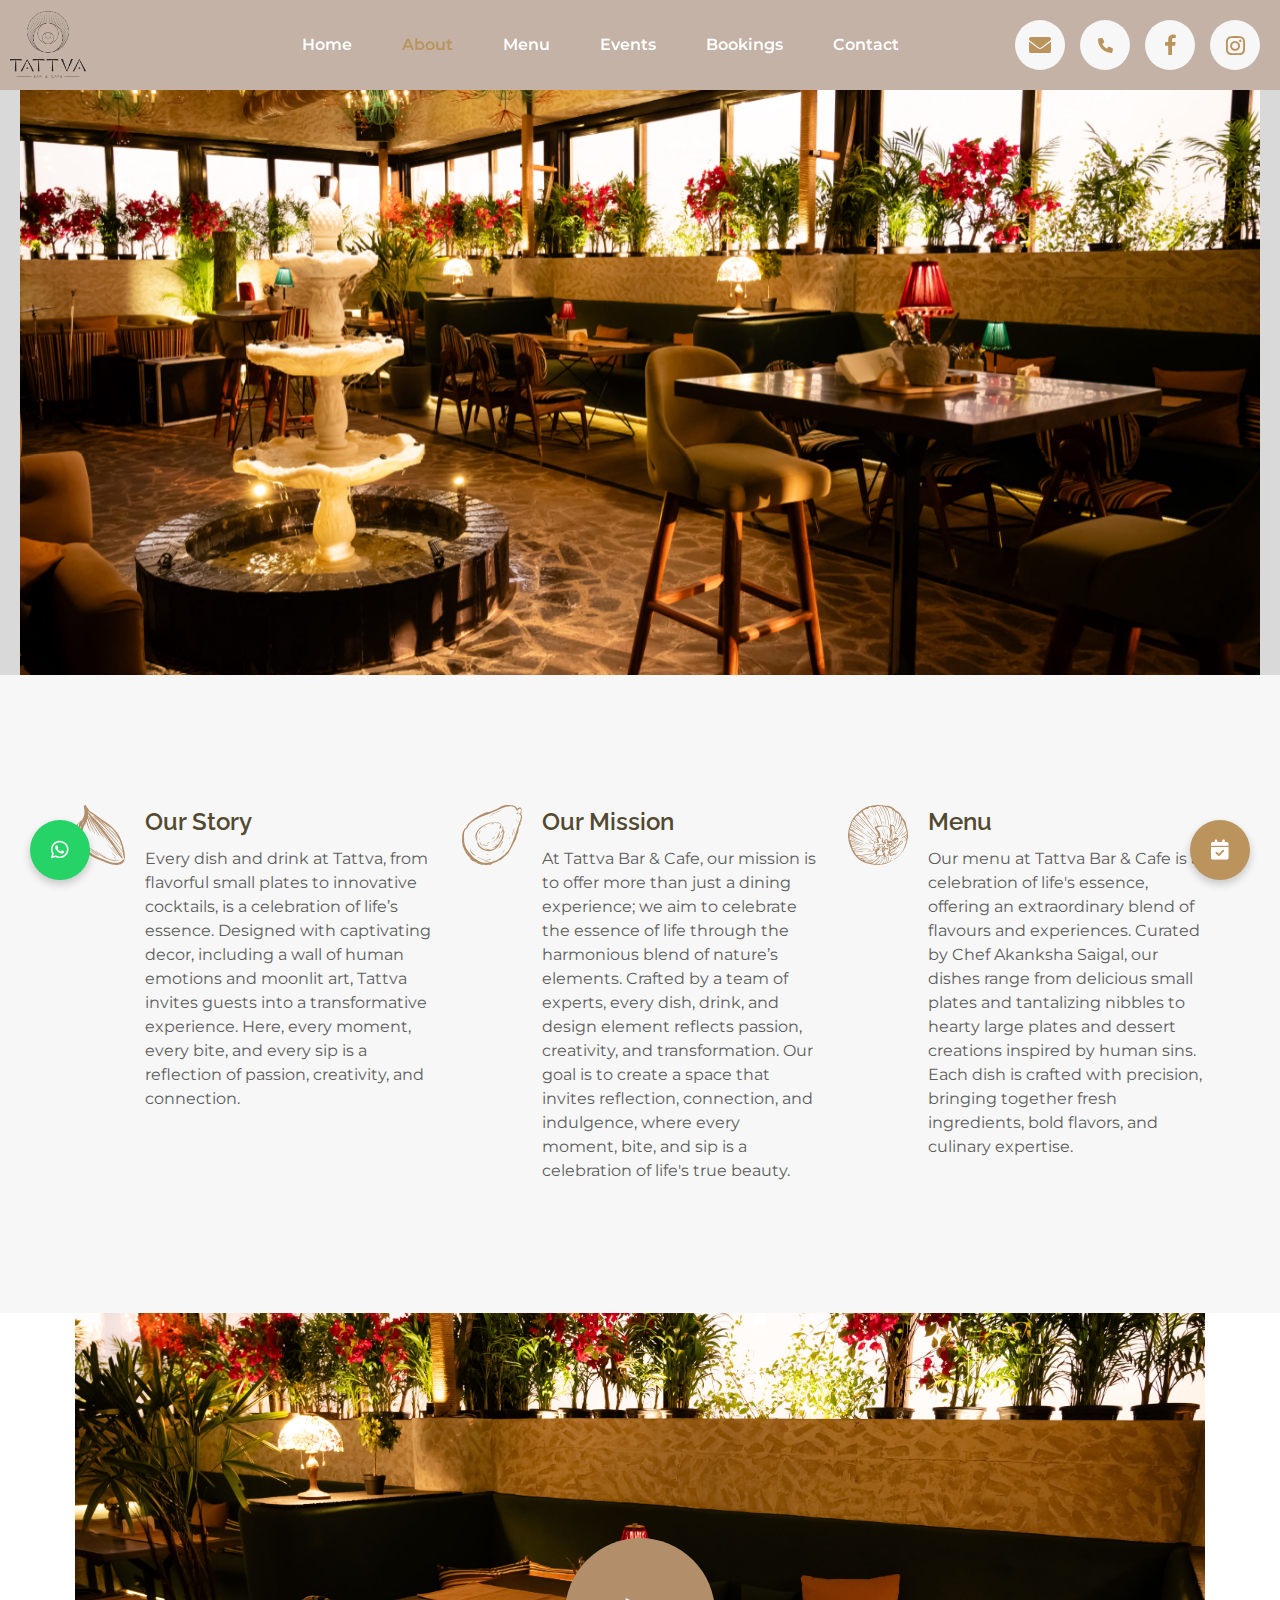
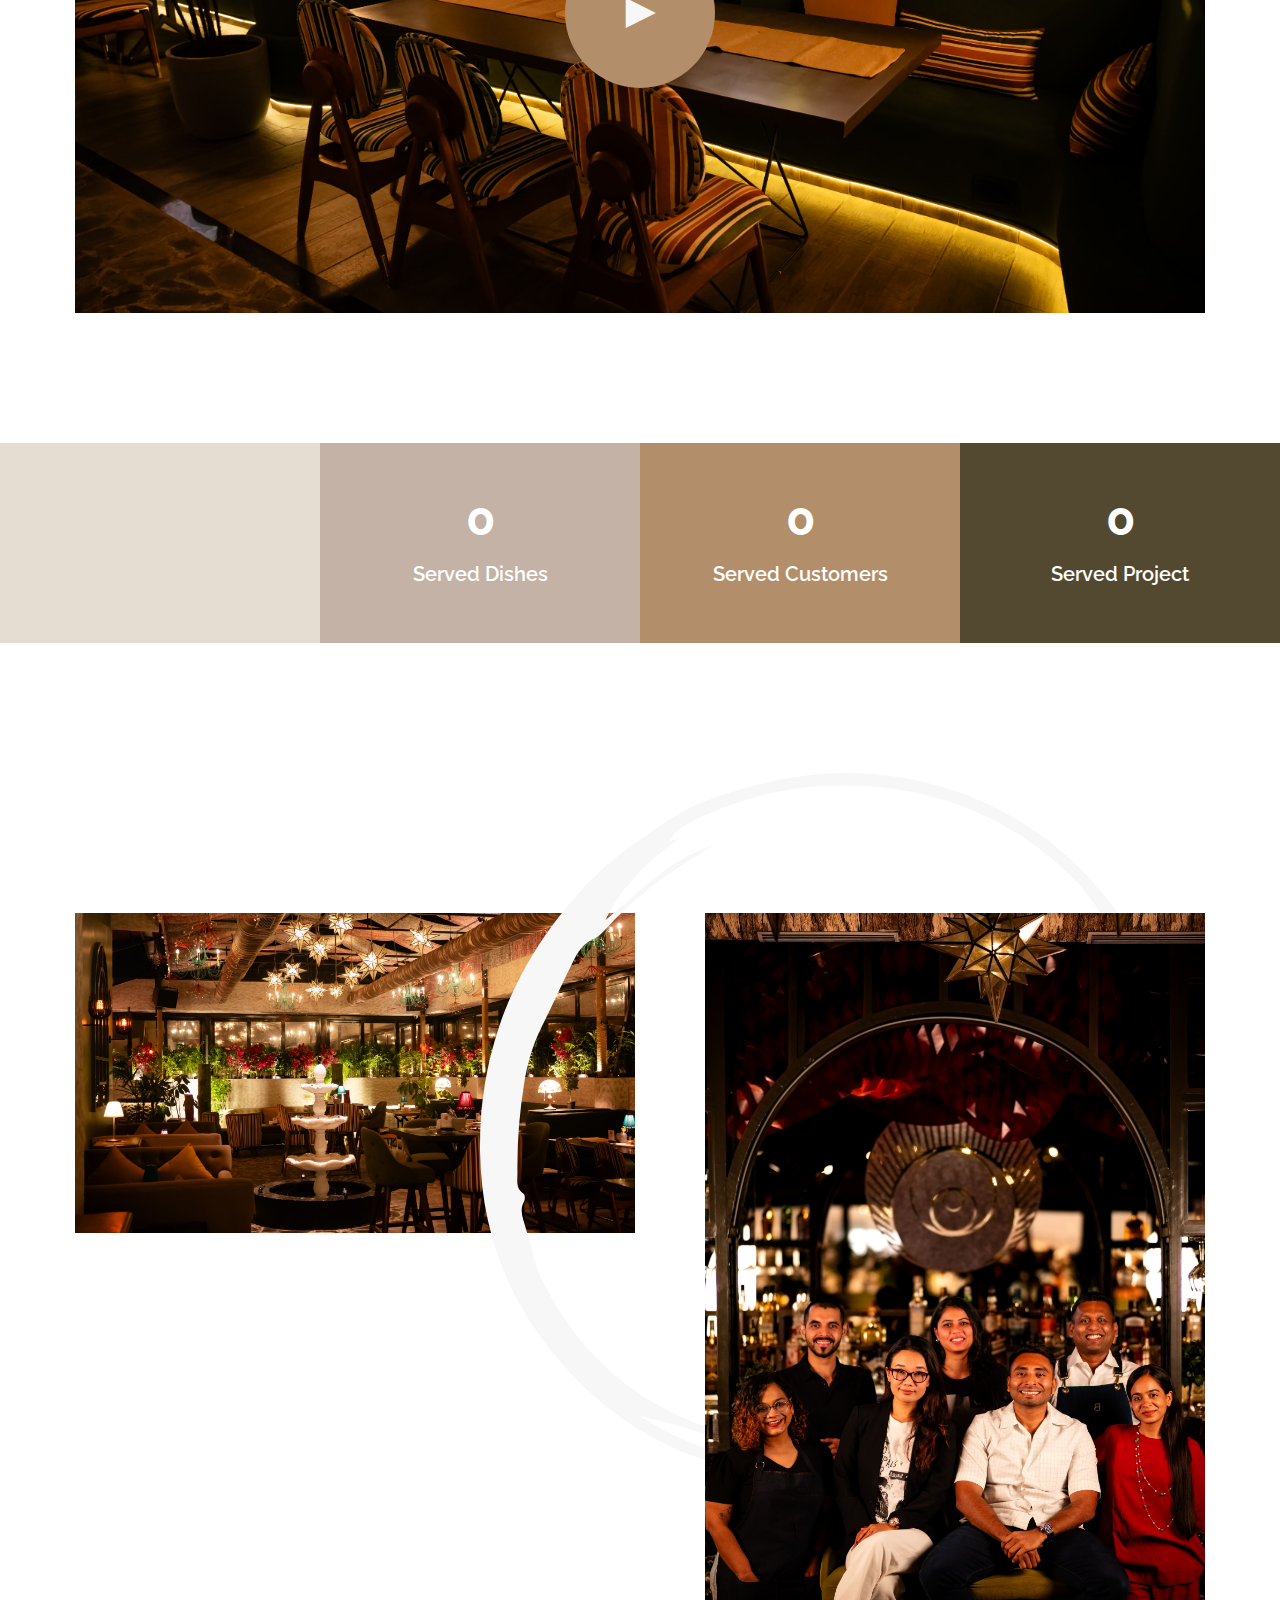
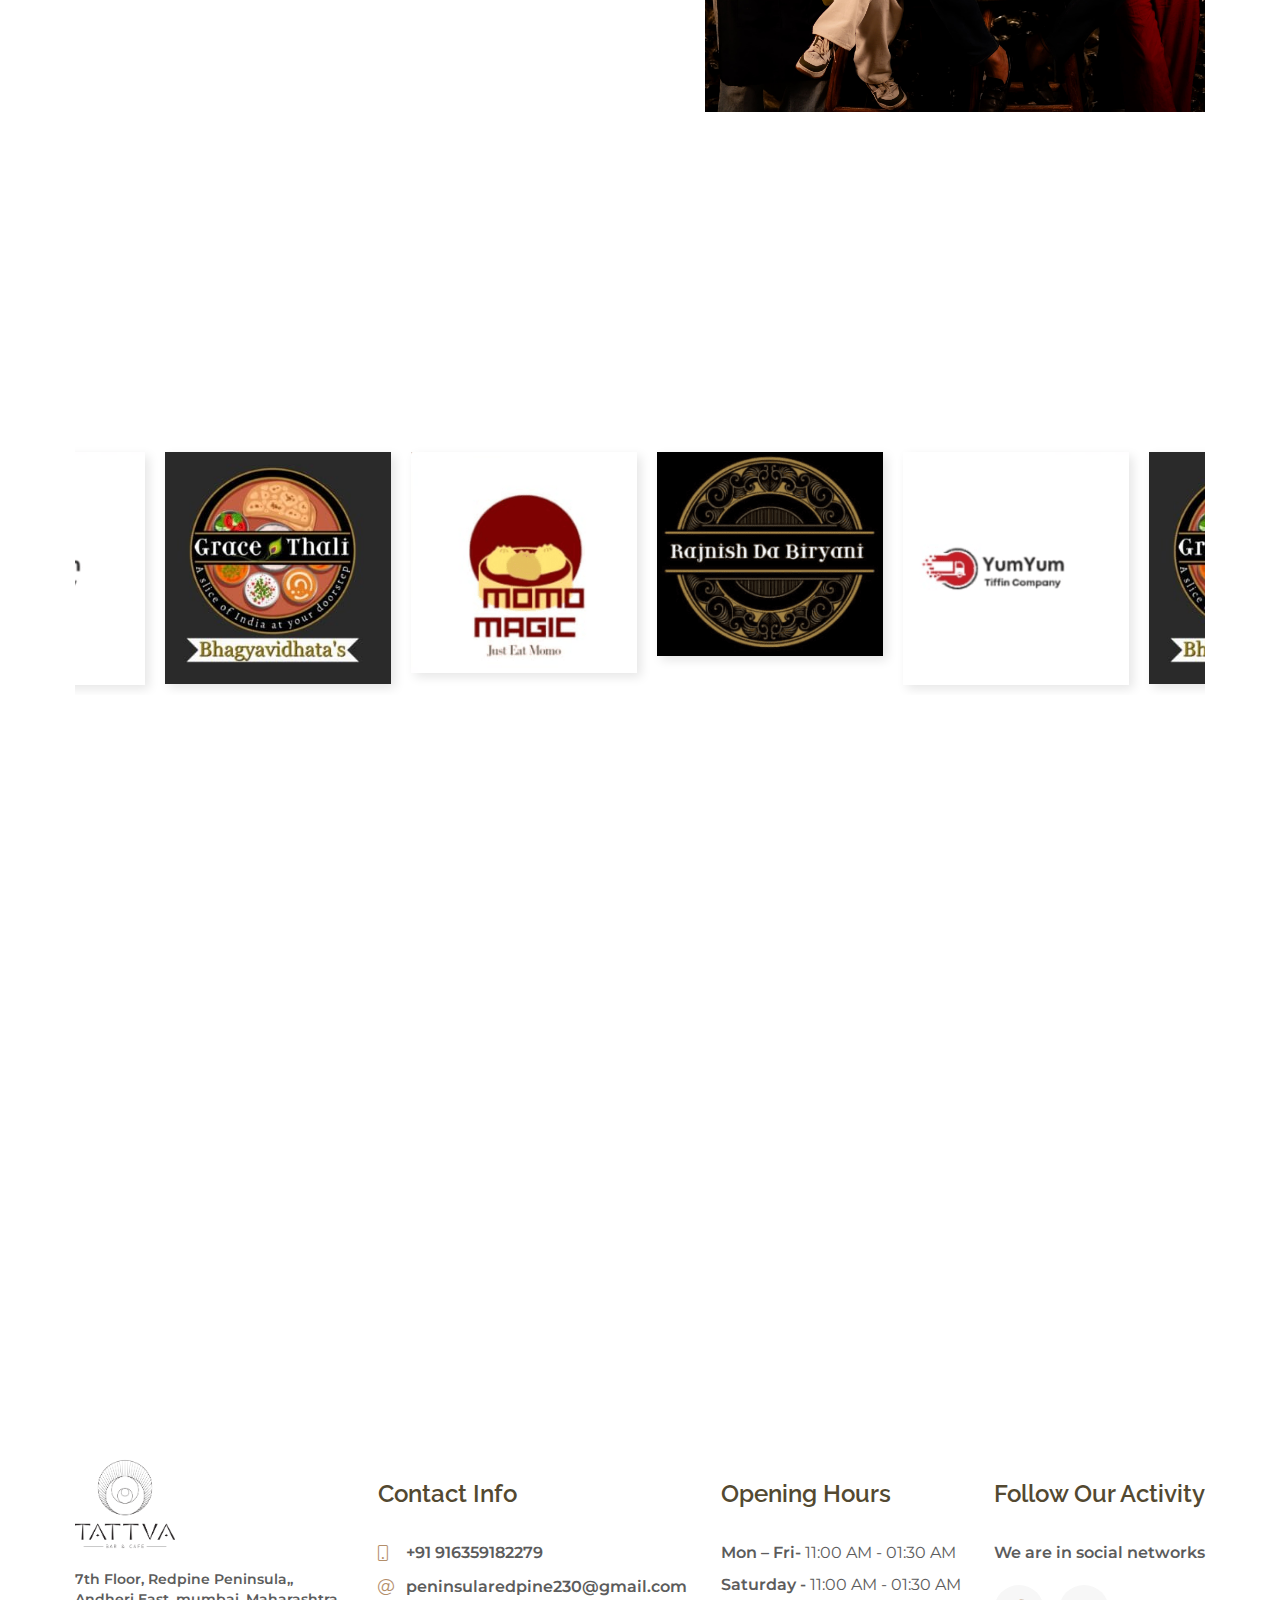
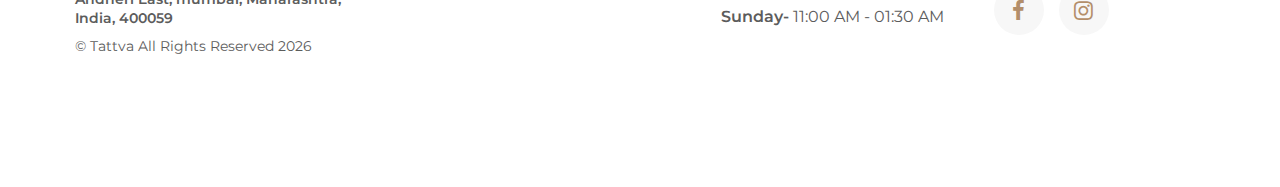
<file: about.html>
<!DOCTYPE html>
<html lang="en">

<head>
    <meta charset="UTF-8" />
    <meta name="viewport" content="width=device-width, initial-scale=1.0, minimum-scale=1.0" />
    <meta http-equiv="X-UA-Compatible" content="ie=edge" />
    <title>About Us | Tattva</title>
    <link rel="icon" type="image/png" href="Tattva_imgs/PNGs/Logomark/Logomark_White.png">
    <script id="www-widgetapi-script" src="https://s.ytimg.com/yts/jsbin/www-widgetapi-vflS50iB-/www-widgetapi.js"
        async=""></script>
    <script src="https://www.youtube.com/player_api"></script>
    <link rel="stylesheet preload" as="style" href="css/preload.min.css" />
    <link rel="stylesheet preload" as="style" href="css/icomoon.css" />
    <link rel="stylesheet preload" as="style" href="css/libs.min.css" />

    <link rel="stylesheet" href="css/about.min.css" />
    <link rel="stylesheet" href="https://cdnjs.cloudflare.com/ajax/libs/font-awesome/6.0.0-beta3/css/all.min.css">

    <style>
        .header {
            max-height: 90px;
            -webkit-backdrop-filter: blur(5px);
            backdrop-filter: blur(15px);
            background-color: #c3b2a5;
        }

        .header_nav-list {
            display: flex;
            justify-content: center;
            align-items: center;
            gap: 50px;
            color: #fff;
        }

        .header_nav-socials .link i {
            color: #BA945C;
            transition: color 0.3s ease;
        }

        .header_nav-socials .link:hover i {
            color: #fff !important;
        }

        html::-webkit-scrollbar {
            display: none;
            overflow: hidden;
        }

        .logo_img img {
            max-height: 80px;
            max-width: 100%;
            height: auto;
        }

        .nav-item.nav-link.active .nav-item_text {
            color: #BA945C;
            font-weight: bold;
        }

        .page_cover-img {
            display: block;
            min-height: 70vh !important;
            background-size: cover;
            background-position: center;
            width: 100%;
            -webkit-backdrop-filter: blur(2px);
            backdrop-filter: blur(12px);
        }


        .page_cover-img {
            position: relative;
            width: 100%;
            height: 100%;
        }

        .brands_list-item {
            width: 40%;
            height: 40%;
            margin: 10px;
        }

        .brands_list-item img {
            box-shadow: 4px 4px 10px rgba(0, 0, 0, 0.1);
            width: 100%;
            height: auto;
        }

        .brands_list-item img:hover {
            transform: scale(1.05);
        }

        .floating-buttons {
            position: fixed;
            bottom: 20px;
            z-index: 1000;
        }

        .whatsapp-button,
        .book-now-button {
            display: flex;
            align-items: center;
            justify-content: center;
            width: 60px;
            height: 60px;
            border-radius: 50%;
            color: white;
            text-decoration: none;
            margin: 0 10px;
            transition: background 0.3s;
        }

        .whatsapp-button {
            background-color: #25D366;
            box-shadow: 0 4px 8px rgba(0, 0, 0, 0.2);
        }

        .book-now-button {
            background-color: #BA945C;
            box-shadow: 0 4px 8px rgba(0, 0, 0, 0.2);
        }

        .whatsapp-button:hover,
        .book-now-button:hover {
            opacity: 0.8;
        }

        .book-now-button {
            float: right;
            position: fixed;
            bottom: 20px;
            right: 20px;
        }

        .whatsapp-button {
            float: left;
            position: fixed;
            bottom: 20px;
            left: 20px;
        }


        @media (max-width: 768px) {
            iframe {
                height: 400px;
            }
        }
    </style>
</head>

<body>
    <header class="header" data-page="about" data-page-parent="@@parent">
        <div class="container d-flex align-items-center justify-content-between flex-wrap flex-xl-nowrap">
            <a class="logo h3" href="index.html">
                <span class="logo_img">
                    <img src="./Tattva_imgs/PNGs/Logo Stacked/Logo Stacked_Black.png" alt="Logo" />
                </span>
            </a>
            <nav class="header_nav text--medium text--md collapse" id="headerMenu">
                <ul class="header_nav-list">
                    <li class="header_nav-list_item">
                        <a class="nav-item nav-link" href="index.html" data-page="index" data-single="true">
                            <span class="nav-item_text">Home</span>
                        </a>
                    </li>
                    <li class="header_nav-list_item">
                        <a class="nav-item nav-link" href="about.html" data-page="about" data-single="true">
                            <span class="nav-item_text">About</span>
                        </a>
                    </li>
                    <li class="header_nav-list_item">
                        <a class="nav-item nav-link" href="menu.html" data-page="menu" data-single="true">
                            <span class="nav-item_text">Menu</span>
                        </a>
                    </li>
                    <li class="header_nav-list_item">
                        <a class="nav-item nav-link" href="services.html" data-page="services" data-single="true">
                            <span class="nav-item_text">Events</span>
                        </a>
                    </li>
                    <li class="header_nav-list_item">
                        <a class="nav-item nav-link" href="https://www.zomato.com/mumbai/tattva-bar-cafe-marol?amp=1"
                            data-page="booking" data-single="true">
                            <span class="nav-item_text">Bookings</span>
                        </a>
                    </li>

                    <li class="header_nav-list_item">
                        <a class="nav-item nav-link" href="contact.html" data-page="contact" data-single="true">
                            <span class="nav-item_text">Contact</span>
                        </a>
                    </li>
                </ul>
                <ul class="header_nav-socials d-flex">
                    <li>
                        <a class="link" href="mailto:peninsularedpine230@gmail.com" target="_blank"
                            rel="noopener noreferrer">
                            <i class="fas fa-envelope" style="color:#BA945C;"></i>
                        </a>
                    </li>
                    <li>
                        <a class="link" href="tel:+91916359182279" target="_blank" rel="noopener noreferrer">
                            <i class="fas fa-phone" style="color: #BA945C; font-size: 15px;"></i>
                        </a>
                    </li>
                    <li>
                        <a class="link"
                            href="https://www.facebook.com/people/Tattva-Mumbai/61556570516912/?mibextid=LQQJ4d"
                            target="_blank" rel="noopener noreferrer">
                            <i class="icon-facebook icon"></i>
                        </a>
                    </li>
                    <li>
                        <a class="link"
                            href="https://www.instagram.com/tattvabarandcafemumbai/?igsh=a3AxeHYyODM3ajY2&utm_source=qr"
                            target="_blank" rel="noopener noreferrer">
                            <i class="icon-instagram icon"></i>
                        </a>
                    </li>
                </ul>
            </nav>
            <button class="header_trigger" id="headerTrigger" data-bs-toggle="collapse" data-bs-target="#headerMenu"
                aria-controls="headerMenu" aria-expanded="false" type="button">
                <span class="line"></span>
                <span class="line"></span>
                <span class="line line--short"></span>
            </button>
        </div>
    </header>
    <!-- <header class="page">
        <div class="page_cover d-flex flex-column align-items-center justify-content-center" style="height: 75vh;">
            <div class="page_cover-img"
                style="background-image: url('amibence/img13.jpg'); background-size: cover; background-position: center;
                 height: 100%; width: 100%;">
            </div>
        </div>
    </header> -->
    <header class="page">
        <div class="page_cover d-flex flex-column align-items-center justify-content-center" style="height: 75vh;">
            <div class="page_cover-img"
                style="background-image: url('compressed-imgs/img13.jpg'); background-size: cover; background-position: center; height: 100%; width: 100%;">
            </div>
        </div>
    </header>


    <!-- about content start -->
    <main>
        <!-- benefits section start -->
        <div class="benefits section">
            <div class="container">
                <ul class="benefits_list">
                    <li class="benefits_list-item">
                        <div class="media icon" data-aos="fade-right">
                            <svg width="50" height="60" viewBox="0 0 50 60" fill="none"
                                xmlns="http://www.w3.org/2000/svg">
                                <path
                                    d="M20.9966 22.1592C18.4915 18.3418 15.7608 14.4083 14.0128 10.2651C13.9355 10.0846 14.2289 9.88935 14.3636 10.0752C16.946 13.6545 18.9728 17.5776 21.3255 21.2792C23.7972 25.1696 26.5216 28.9344 28.9839 32.8273C29.0611 32.9489 28.8408 33.0668 28.7468 32.9554C25.8752 29.5476 23.4056 25.8306 20.9966 22.1592Z"
                                    fill="currentColor" />
                                <path
                                    d="M45.9711 39.7741C46.0825 39.9177 45.844 40.09 45.7295 39.9454C37.5404 29.5408 27.9963 20.285 18.031 11.191C17.9301 11.0989 18.0982 10.9378 18.2096 11.0252C28.8619 19.3896 37.947 29.4376 45.9711 39.7741Z"
                                    fill="currentColor" />
                                <path
                                    d="M46.356 52.0802C46.5579 52.3127 46.7598 52.5463 46.9618 52.7804C47.0971 52.9156 46.8404 53.0854 46.7029 52.9508C43.2114 49.5229 40.1086 45.8026 37.0188 42.1333C36.9479 42.0486 37.095 41.9472 37.1734 42.0319C38.9047 43.8999 40.6413 45.7641 42.3586 47.6426C43.1759 48.5368 43.9857 49.4362 44.8009 50.333C45.2004 50.7735 45.6826 51.2061 46.0166 51.6824C46.0628 51.7489 46.1606 51.9071 46.2561 52.0655C46.2851 52.0487 46.3313 52.0477 46.356 52.0802Z"
                                    fill="currentColor" />
                                <path
                                    d="M44.895 54.9343C44.9895 54.9091 45.042 55.0109 44.9577 55.0555C40.092 57.5843 33.2597 54.4552 28.8741 52.4442C23.8193 50.1248 18.7707 47.079 15.041 43.2758C14.9053 43.1374 15.1366 42.911 15.299 43.0367C19.2281 46.0989 23.0905 48.9896 27.6919 51.2889C32.8053 53.8433 38.9303 56.5557 44.895 54.9343Z"
                                    fill="currentColor" />
                                <path
                                    d="M14.1514 43.2788C15.3825 45.0267 16.9125 46.6079 18.8116 47.8555C20.4654 48.943 22.3341 49.7539 23.9679 50.8628C24.0402 50.9121 23.9804 51.0305 23.8871 50.9927C19.9389 49.4296 16.4627 47.1233 14.1252 43.9592C11.3075 40.1451 9.87187 35.5416 9.00253 31.1299C8.97212 30.9794 9.22485 30.9506 9.27099 31.0915C10.6101 35.2584 11.5067 39.5212 14.1514 43.2788Z"
                                    fill="currentColor" />
                                <path
                                    d="M31.8875 52.995C27.3522 51.3815 23.0518 48.4439 20.0199 45.1159C19.9516 45.0409 20.0751 44.9578 20.1494 45.0243C23.7578 48.2226 27.5219 50.6299 31.9638 52.8677C32.0462 52.9086 31.9739 53.0254 31.8875 52.995Z"
                                    fill="currentColor" />
                                <path
                                    d="M41.9772 49.8391C42.0642 49.9407 41.8806 50.0644 41.7925 49.961C38.633 46.2853 35.2705 42.7394 32.0186 39.1181C31.951 39.0428 32.0841 38.9545 32.1582 39.027C35.6645 42.4747 38.8445 46.1607 41.9772 49.8391Z"
                                    fill="currentColor" />
                                <path
                                    d="M37.1689 48.0282C38.4798 49.2602 39.7077 50.5576 40.9699 51.8233C41.0778 51.9322 40.8693 52.0694 40.7614 51.9596C39.5128 50.6857 38.2185 49.4312 37.0206 48.1253C36.947 48.0458 37.088 47.952 37.1689 48.0282Z"
                                    fill="currentColor" />
                                <path
                                    d="M40.8368 54.968C40.2 54.0905 39.4653 53.1642 39.0122 52.1969C38.9463 52.056 39.1639 51.9235 39.2703 52.0523C39.9645 52.8975 40.4779 53.9393 40.9913 54.8819C41.0365 54.9637 40.8942 55.0475 40.8368 54.968Z"
                                    fill="currentColor" />
                                <path fill-rule="evenodd" clip-rule="evenodd"
                                    d="M15.7825 50.7782C10.0441 47.443 5.52942 42.8818 2.89309 37.2549C0.855698 32.9035 -0.574505 27.58 0.225789 22.7436C0.918689 20.3035 2.66694 18.6645 4.54841 16.9397C3.93089 17.8886 3.36088 18.8604 2.91787 19.8876C1.63431 22.8629 1.71485 26.0653 2.26112 29.1681C3.32473 35.2168 6.1965 41.0926 11.1325 45.4661C11.217 45.5405 11.3031 45.613 11.3894 45.6856C11.4422 45.7301 11.4951 45.7746 11.5476 45.8196C10.9229 45.0431 10.3797 44.2199 9.89231 43.3656C5.3549 38.5328 3.40425 31.4322 3.36604 25.4243C3.34745 22.5057 3.80904 19.5878 4.72086 16.7824L4.74074 16.7641C5.22793 16.3167 5.72291 15.8622 6.20683 15.3838C10.4644 11.1883 9.73225 6.05806 8.69858 0.995564C8.77782 0.952988 8.85801 0.911854 8.93828 0.870682C9.00237 0.837807 9.0665 0.804909 9.13022 0.77124C9.15294 0.808102 9.17641 0.844898 9.19991 0.881729C9.24904 0.95874 9.29827 1.0359 9.34088 1.11415C9.32952 1.023 9.32126 0.929024 9.3161 0.833221C9.29383 0.805431 9.26985 0.778599 9.24585 0.751751C9.23758 0.742493 9.2293 0.733231 9.22109 0.72393C9.69404 0.476818 10.1711 0.235355 10.6513 0C11.1315 0.604614 11.5115 1.30183 11.7645 1.8925C12.7682 3.21959 13.7058 4.59079 14.565 5.9897C14.9109 6.20227 15.2476 6.43552 15.5811 6.67516C15.5887 6.67809 15.5962 6.6799 15.6037 6.68169C15.6125 6.68381 15.6212 6.68589 15.6296 6.68975C17.7113 7.71412 19.5852 9.10894 21.4303 10.4824C22.0153 10.9178 22.5974 11.3511 23.1824 11.7698C23.7066 12.1447 24.2309 12.5196 24.7553 12.8946C26.5826 14.2012 28.41 15.508 30.2363 16.8169C34.4835 19.8588 38.6254 23.0217 41.6542 27.0897C44.3679 30.733 46.2174 34.8013 47.5103 38.9968C48.8961 43.4943 50.0061 48.3911 50 53.0681C50 53.6314 49.0365 53.6203 48.9208 53.1036C48.5153 51.2944 48.2128 49.4751 47.9105 47.6571L47.8913 47.5416C40.6432 37.585 32.6351 28.197 24.0952 19.1285C31.4267 28.3995 38.5043 37.8487 45.5667 47.2777C46.0952 47.9832 46.6236 48.6886 47.1519 49.3938C47.3058 49.5989 46.9733 49.8449 46.8101 49.6381C46.2697 48.9517 45.7291 48.2652 45.1885 47.5787C42.6782 44.3912 40.1662 41.2015 37.6641 38.0041C38.4964 39.1726 39.3256 40.3441 40.1455 41.5198C41.5241 43.4982 42.9006 45.4778 44.2316 47.4803C44.5191 47.9126 44.8517 48.366 45.1955 48.8345C46.2977 50.3369 47.5144 51.9951 47.723 53.6139C47.7333 53.6897 47.6393 53.7463 47.566 53.7015C46.1471 52.8311 45.1238 51.2524 44.184 49.8024C43.8681 49.3151 43.5616 48.8422 43.2527 48.4158C42.6134 47.5327 41.9774 46.6479 41.3414 45.7631C40.5166 44.6158 39.6918 43.4684 38.8599 42.3249C35.9106 38.2712 32.9253 34.2398 29.8738 30.2455C28.7817 28.816 27.6913 27.3855 26.6009 25.9549C24.7139 23.4792 22.8268 21.0034 20.9302 18.5331C20.5895 18.0899 20.2491 17.6466 19.9086 17.2032C19.5049 16.6775 19.101 16.1517 18.6966 15.6255C19.0828 16.2152 19.469 16.8013 19.8655 17.3756C21.6871 20.0144 23.5345 22.6406 25.4067 25.2531C27.6622 28.3994 29.9418 31.5336 32.2215 34.6679C33.5477 36.4913 34.874 38.3148 36.1957 40.1409C36.2473 40.2121 36.1358 40.2967 36.0769 40.2248C32.1064 35.3582 28.3455 30.3758 24.7065 25.3104C23.0109 22.9515 21.337 20.5823 19.6817 18.2005C19.2763 17.617 18.8552 17.0324 18.4317 16.4445C17.0551 14.5331 15.6528 12.5861 14.6776 10.5256C14.1994 9.94133 13.7255 9.34957 13.2814 8.74706C13.2639 9.01131 13.2381 9.27583 13.204 9.54008C13.2143 9.94306 13.2019 10.3451 13.1575 10.7478C13.2587 10.7436 13.3671 10.777 13.4219 10.8635C14.6218 12.7883 15.6339 14.8158 16.6451 16.8416C17.3369 18.2274 18.0283 19.6125 18.7792 20.9633C20.6317 24.296 22.5907 27.5847 24.6621 30.8159C24.7509 30.9544 24.4855 31.1039 24.3874 30.9648C22.1507 27.7907 20.0359 24.5574 18.1038 21.2303C17.9535 20.9716 17.8021 20.7121 17.6502 20.4516C15.9433 17.525 14.1727 14.4894 13.0718 11.3531C13.0377 11.5565 12.9954 11.7605 12.9489 11.9637C13.3596 13.047 13.7144 14.1484 14.0696 15.2509C14.5566 16.7626 15.0442 18.2761 15.6771 19.7473C16.938 22.677 18.3796 25.5448 20.0803 28.2964C20.1825 28.4598 19.8882 28.5698 19.7839 28.4131C17.9169 25.6096 16.2162 22.7318 14.8861 19.6928L14.8568 19.6259C14.0087 17.6926 13.0849 15.5866 12.5173 13.4824C12.3004 14.1158 12.0464 14.7478 11.7665 15.3784C12.7744 19.1541 13.8804 22.7781 15.7329 26.374C15.8176 26.54 15.5439 26.6403 15.4448 26.4879C13.4983 23.4756 11.9111 19.9933 11.2575 16.4804C11.0086 16.9963 10.7504 17.5112 10.4902 18.0236C10.5356 18.0108 10.5852 18.0218 10.6059 18.0767C10.7359 18.4369 10.8079 18.8224 10.879 19.2034C10.9094 19.3668 10.9398 19.5294 10.9745 19.6889C11.0086 19.8495 10.7225 19.8915 10.6916 19.7309C10.6616 19.5785 10.6269 19.4246 10.5921 19.2699C10.5116 18.9126 10.4301 18.5509 10.4035 18.1942C10.3525 18.2943 10.3016 18.3944 10.2507 18.4943C9.3258 20.3112 8.421 22.0885 7.93649 23.7872C7.21468 26.3185 7.04429 28.9882 7.29936 31.6501C7.3861 31.94 7.48007 32.2323 7.59262 32.5267C7.6329 32.6336 7.52963 32.7358 7.42534 32.7236C7.92204 36.2978 9.16843 39.8189 10.9053 42.9274C10.9663 43.0371 11.0306 43.1429 11.0951 43.2488C11.1103 43.2738 11.1256 43.2989 11.1408 43.324C11.3359 43.6221 11.5332 43.9208 11.7314 44.2209C13.615 46.8352 16.2823 48.545 19.3988 50.1402C22.7187 51.8403 26.1398 53.3753 29.5868 54.8637C29.6394 54.8612 29.6931 54.8665 29.7489 54.89C30.3957 55.1621 31.0339 55.4459 31.6705 55.729C31.727 55.7541 31.7835 55.7793 31.84 55.8044C33.0884 56.3011 34.4133 56.7814 35.7619 57.1688C40.3159 58.2555 44.9906 58.2812 48.0018 54.6632C48.1298 54.5084 48.3075 54.4966 48.451 54.5557C48.4663 54.5343 48.4816 54.5131 48.4968 54.4919C48.5703 54.39 48.6432 54.2888 48.7133 54.18C48.9477 53.8165 49.7087 54.0572 49.6045 54.4727C49.527 54.7761 49.4237 55.0624 49.306 55.3387C49.1294 58.2645 44.8223 59.9273 41.9412 59.9956C40.4852 60.0302 38.9332 59.8589 37.3997 59.5135C34.4174 58.9666 31.4827 57.8663 28.6688 56.5617C24.1634 55.0122 19.7468 53.0827 15.7825 50.7782ZM13.2938 7.24842C13.2773 6.9468 13.2463 6.64527 13.204 6.3462C14.3663 7.53481 15.9238 8.54931 17.4114 9.51836L17.4117 9.51851C18.0082 9.90707 18.5934 10.2883 19.1375 10.6705C21.4165 12.2721 23.655 13.9132 25.8955 15.5558L25.8957 15.5559L25.8959 15.556L25.8962 15.5563L26.0479 15.6675C28.32 17.3337 30.5968 18.9934 32.8739 20.6533C33.7657 21.3033 34.6576 21.9535 35.5492 22.604C37.0744 23.9321 38.5026 25.3442 39.7541 26.901C41.3805 28.9245 42.7116 31.1139 43.8083 33.3956C40.415 29.2656 36.4321 25.4105 32.4069 21.7818C28.2092 17.9973 23.7854 14.0888 18.8411 11.0643C18.6997 10.9775 18.4952 11.1545 18.6274 11.2648C20.4282 12.7772 22.2774 14.2381 24.1262 15.6988C26.8647 17.8624 29.6026 20.0254 32.1818 22.3544C35.6011 25.4414 38.7528 28.6972 41.9164 31.9653C42.6977 32.7724 43.4798 33.5803 44.2667 34.3865C45.0557 36.1547 45.7124 37.9688 46.2566 39.799C46.9371 42.0871 47.3616 44.4022 47.7529 46.7212C39.9937 35.6369 31.1419 24.9896 21.1171 15.3959C20.9543 15.193 20.7921 14.9901 20.6299 14.7872L20.6287 14.7857C20.3561 14.4446 20.0837 14.1037 19.8087 13.7633C19.691 13.6184 19.5051 13.6747 19.4256 13.7942C18.8029 13.2129 18.1772 12.6328 17.5442 12.0595C17.5318 12.048 17.5172 12.045 17.5022 12.0419L17.4946 12.0403L17.4838 12.0274C17.4285 11.9616 17.3732 11.8957 17.317 11.8299C16.9635 11.4164 16.6129 10.9915 16.2598 10.5635L16.2598 10.5635L16.2598 10.5634C15.3226 9.42753 14.3679 8.27026 13.2938 7.24842ZM5.29397 28.0778C5.40343 29.4486 5.61925 30.8124 5.92388 32.1586C5.81442 31.4247 5.73594 30.6884 5.6936 29.9517C5.48501 29.3411 5.3549 28.7148 5.29397 28.0778ZM5.453 22.0816C5.2124 23.8491 5.1556 25.6384 5.2568 27.4215C5.21136 25.5547 5.6967 23.6224 6.38134 21.7911C6.01889 21.3261 5.82062 20.8557 5.74833 20.3818C5.63268 20.9405 5.53148 21.5055 5.453 22.0816ZM6.94516 20.3999C6.89353 19.3015 7.50588 18.1458 8.19259 17.0419C8.34439 17.0419 8.49515 16.9957 8.62216 16.8988C8.55082 17.0417 8.47931 17.1846 8.40783 17.3274C8.17305 17.7965 7.93857 18.2649 7.71138 18.7336C7.45115 19.2706 7.19196 19.8274 6.94516 20.3999ZM6.6426 17.2009L6.64264 17.2008C6.6576 17.174 6.67256 17.1472 6.68803 17.1203C7.22397 16.1895 7.69589 15.2552 8.10998 14.3084C8.19089 14.038 8.27265 13.7682 8.35437 13.4986C8.42909 13.252 8.50378 13.0056 8.57776 12.7588C7.79192 14.2361 7.12381 15.7359 6.59716 17.2815C6.61265 17.2547 6.62762 17.2278 6.6426 17.2009ZM19.4595 14.2924C19.3255 14.1555 19.1915 14.0187 19.058 13.8818C19.7891 14.7439 20.514 15.6109 21.2348 16.4815C21.0716 16.2599 20.9077 16.0387 20.7438 15.8174C20.5321 15.5316 20.3203 15.2459 20.1103 14.9593C19.8943 14.7365 19.6768 14.5144 19.4595 14.2924ZM10.1773 6.02425C10.23 5.60057 10.2558 5.1768 10.2517 4.75559C10.3198 4.87956 10.388 5.00343 10.4572 5.12667C10.3869 5.42292 10.2899 5.72445 10.1773 6.02425Z"
                                    fill="currentColor" />
                            </svg>
                        </div>
                        <div class="main">
                            <h4 class="main_title" data-aos="fade-down">Our Story</h4>
                            <p class="main_text text--md" data-aos="fade-up">Every dish and drink at Tattva, from
                                flavorful small plates to innovative cocktails, is a celebration of life’s essence.
                                Designed with captivating decor, including a wall of human emotions and moonlit art,
                                Tattva invites guests into a transformative experience. Here, every moment, every bite,
                                and every sip is a reflection of passion, creativity, and connection.</p>
                        </div>
                    </li>
                    <li class="benefits_list-item">
                        <div class="media icon" data-aos="fade-right">
                            <svg width="60" height="60" viewBox="0 0 60 60" fill="none"
                                xmlns="http://www.w3.org/2000/svg">
                                <path fill-rule="evenodd" clip-rule="evenodd"
                                    d="M57.943 20.3001C58.6152 19.459 58.9059 18.6881 58.2004 17.7277C59.1883 16.928 59.6652 15.9899 59.5122 14.7623C59.4822 14.5226 59.5723 14.2724 59.6636 14.0189C59.7233 13.853 59.7836 13.6856 59.811 13.519C60.1098 11.7015 60.2835 9.9059 58.4906 8.61687C58.5869 8.53881 58.6844 8.46743 58.7792 8.39809C58.99 8.24388 59.187 8.09974 59.3255 7.91457C59.4895 7.69508 59.6657 7.27705 59.5608 7.11301C59.1968 6.54401 59.3409 6.03139 59.4914 5.49617C59.5239 5.38044 59.5568 5.26364 59.5848 5.14499C59.7994 4.23344 59.3615 3.42396 58.7307 2.82558C58.1037 2.2314 57.3021 2.5427 56.6149 2.86799C56.3025 3.01595 56.0135 3.21016 55.7181 3.40868C55.5828 3.49965 55.4461 3.59153 55.3052 3.68027C55.2352 3.58764 55.1689 3.49869 55.1046 3.41247C54.9774 3.24187 54.8582 3.08195 54.7345 2.92531C53.5219 1.39069 52.0408 0.332348 49.9428 0.271763C49.5213 0.259583 49.1013 0.202431 48.6814 0.145279C48.2657 0.0887184 47.8501 0.0321579 47.433 0.0191765C43.8328 -0.0940666 40.3427 0.24147 37.3348 2.46301C36.845 2.82465 36.3012 3.13782 35.7416 3.38761C33.4055 4.43011 31.0592 5.45256 28.7024 6.45126C28.1832 6.67122 27.6144 6.80124 27.0553 6.90749C26.6608 6.98243 26.256 7.02959 25.8517 7.07667C25.0971 7.16456 24.3447 7.2522 23.6663 7.51985C21.8152 8.24993 20.0295 9.14091 18.2483 10.0297C18.0602 10.1235 17.8722 10.2173 17.6842 10.3109C16.8528 10.7242 16.054 11.1995 15.2558 11.6745C14.9956 11.8294 14.7354 11.9842 14.4742 12.1368L14.4528 12.1493C13.9676 12.4332 13.4788 12.7191 13.0326 13.0548C11.9461 13.8704 10.8697 14.6999 9.81587 15.5546C7.90124 17.1069 6.08813 18.7604 5.0021 20.9917C4.96217 21.0737 4.92299 21.1559 4.88396 21.2377C4.5001 22.0424 4.1298 22.8186 3.18899 23.2002C2.96621 23.2906 2.78576 23.5409 2.64622 23.7543C1.25656 25.884 0.168116 28.113 0.174371 30.7144C0.174514 30.7652 0.174667 30.8161 0.174821 30.867C0.178281 32.0153 0.181759 33.1691 0.0661045 34.3093C-0.0926864 35.8733 0.0324216 37.3902 0.465007 38.8997C0.593002 39.3466 0.680578 39.8336 0.638714 40.2898C0.57616 40.9767 0.798949 41.5308 1.13241 42.1138C1.51351 42.7807 1.87392 43.4891 2.05725 44.2231C2.22133 44.8811 2.48743 45.4091 2.95033 45.9035C3.22797 46.2004 3.54988 46.6291 3.53064 46.9819C3.48059 47.8893 3.92617 48.4667 4.61956 48.9085C5.09689 49.2123 5.38945 49.5483 5.47895 50.1187C5.58433 50.7898 6.00392 51.3784 6.66459 51.5718C7.46306 51.8055 7.66592 52.3552 7.90086 52.9918C7.90816 53.0116 7.9155 53.0315 7.92289 53.0514C8.63456 54.9743 10.0132 56.1538 12.1155 56.6039C13.0028 56.7936 13.9574 57.1059 14.6547 57.6404C16.7554 59.2511 19.2085 59.5152 21.6645 59.7797C22.2604 59.8439 22.8565 59.908 23.4478 59.9915C23.5839 60.0107 23.7249 59.9938 23.8665 59.9768C23.9482 59.9669 24.0302 59.9571 24.1114 59.9542C24.4268 59.9427 24.7425 59.935 25.0582 59.9273C25.7142 59.9112 26.3702 59.8952 27.0235 59.8452C27.9522 59.7739 28.877 59.6466 29.6186 58.9965C30.323 58.379 31.1333 58.0034 32.087 57.8212C32.7853 57.6873 33.4578 57.3772 34.1108 57.0761C34.1329 57.066 34.1548 57.0559 34.1768 57.0457C34.6285 56.8374 35.0714 56.6092 35.5141 56.381C36.232 56.0111 36.9492 55.6415 37.702 55.3578C38.4276 55.0838 39.057 54.799 39.5805 54.2295C39.7738 54.0198 40.0141 53.852 40.255 53.6839C40.4476 53.5494 40.6407 53.4146 40.8104 53.2579C41.1604 52.9343 41.4941 52.5939 41.8277 52.2535C42.0683 52.008 42.3089 51.7625 42.5557 51.5233C42.8564 51.2316 43.174 50.9515 43.5118 50.7013C43.7078 50.5558 43.916 50.4232 44.1239 50.2909C44.4646 50.0739 44.8046 49.8575 45.0891 49.5851C45.968 48.7434 46.5451 47.7099 47.1236 46.6739C47.3432 46.2806 47.563 45.8869 47.7996 45.5032C49.3288 43.0226 50.6853 40.4762 51.8546 37.8245C52.0375 37.4098 52.2804 37.0208 52.5236 36.6314C52.7169 36.322 52.9103 36.0123 53.0739 35.6892C53.1752 35.489 53.2835 35.2888 53.3923 35.0879C53.7599 34.4085 54.1319 33.7211 54.2485 33.0007C54.2755 32.833 54.3009 32.665 54.3263 32.4972C54.4876 31.4303 54.6476 30.3714 55.2306 29.4468C56.0895 28.0832 56.4523 26.6245 56.4966 25.0601C56.4974 25.0306 56.4964 25.0008 56.4954 24.9709C56.4935 24.914 56.4916 24.8571 56.5023 24.8024C56.5605 24.5101 56.6108 24.2145 56.6613 23.9186C56.8791 22.6412 57.098 21.3573 57.943 20.3001ZM58.8143 6.7575C58.7932 7.00858 58.771 7.27201 58.7432 7.55294C58.4136 7.74893 57.9392 8.03149 57.4013 8.35189L57.2131 8.46402C57.282 8.56583 57.3385 8.66341 57.3906 8.75335C57.491 8.92686 57.575 9.07191 57.7005 9.16399C59.1994 10.2638 59.0752 11.7956 58.7442 13.2715C58.4538 14.5657 57.9545 15.8235 57.4609 17.067L57.4156 17.181C56.2531 20.11 55.2594 23.0828 54.4424 26.124C53.8635 28.2799 53.0474 30.3835 52.2208 32.4671C50.8855 35.8332 49.5396 39.2007 48.0373 42.4988C46.805 45.2036 44.8663 47.4638 42.5937 49.4328C41.7476 50.1656 40.8764 50.8714 40.0053 51.5772C39.5824 51.9199 39.1595 52.2625 38.7394 52.6082C34.9549 55.7232 30.5039 57.3524 25.6286 57.7676C22.0028 58.0766 18.5898 57.1958 15.5333 55.1663C15.0566 54.8496 14.559 54.5609 14.0614 54.2721C12.9597 53.6329 11.8581 52.9937 10.9847 52.0518C7.41235 48.1997 4.04647 44.2217 2.57211 39.0837C2.17369 37.694 2.12654 36.2992 2.13279 34.8732C2.13599 34.0655 2.0845 33.2576 2.03301 32.4497C1.98377 31.677 1.93451 30.9042 1.9331 30.1314C1.9307 29.1569 1.99132 28.1415 2.27859 27.2192C2.52005 26.4455 2.92354 25.7176 3.32558 24.9923C3.45073 24.7666 3.57574 24.541 3.69568 24.3145C3.81117 24.0964 4.02529 23.8349 4.24568 23.7771C5.02435 23.5733 5.31827 22.9787 5.61248 22.3835C5.63843 22.331 5.66438 22.2785 5.69067 22.2262C7.30409 19.0148 9.91692 16.736 13.0119 14.9334C16.2883 13.025 19.6951 11.3524 23.3271 10.1743C28.0946 8.62759 32.6231 6.5603 37.1597 4.48742C39.3991 3.4645 41.7338 2.60934 44.0863 1.85625C46.0784 1.21873 48.1803 1.13484 50.2787 1.37857C52.2631 1.60925 53.4127 2.7855 54.1003 4.50607C54.2076 4.77496 54.3375 5.07415 54.5507 5.25776C55.2282 5.84076 55.807 5.69676 56.2502 4.91803C56.2792 4.86724 56.3081 4.81459 56.3374 4.76124C56.4972 4.47005 56.6684 4.15825 56.9258 4.01487C57.3117 3.79957 57.9421 3.57448 58.2466 3.73759C58.7591 4.01208 59.0979 4.56898 58.98 5.26569C58.9 5.74009 58.8595 6.22056 58.8143 6.7575Z"
                                    fill="currentColor" />
                                <path
                                    d="M39.1406 28.3423C39.1189 27.1099 39.7366 26.2164 40.2555 25.2856C40.4064 25.0146 40.6107 24.7078 40.5967 24.4261C40.5413 23.3184 40.4088 22.2144 40.2917 20.9694C40.9031 21.3056 41.1021 21.773 41.1797 22.3071C41.2785 22.9873 41.3315 23.6737 41.4433 24.3516C41.5406 24.9397 41.7704 25.5151 41.8018 26.1037C41.8629 27.2472 41.8427 28.3964 41.8191 29.5422C41.8123 29.8789 41.6317 30.2104 41.6148 30.5479C41.5001 32.8997 40.4796 34.9172 39.1777 36.8365C38.4727 37.8762 37.7317 38.8959 37.087 39.9691C35.5528 42.5225 33.2251 44.175 30.5726 45.4862C29.3896 46.071 28.1162 46.2605 26.8219 46.219C23.0212 46.0989 19.6541 44.9209 17.1317 42.0644C15.811 40.5688 15.1629 38.7767 15.3465 36.6405C15.9527 36.7978 15.9965 37.1945 16.1242 37.5307C16.7689 39.2358 17.5427 40.8617 18.9752 42.1151C20.2815 43.2582 21.7858 44.0614 23.4409 44.6099C23.717 44.7011 24.1381 44.9954 24.2191 44.3687C24.2234 44.338 24.3675 44.3072 24.4475 44.3044C25.8135 44.2514 27.1795 44.2025 28.5455 44.1573C28.5643 44.1564 28.585 44.2118 28.6563 44.3179C28.0704 44.838 27.2257 44.7947 26.5695 45.1439C29.4214 45.1169 31.9415 44.338 33.8404 42.0956C32.6507 42.4443 31.4606 42.7926 30.2709 43.1413C30.2203 43.0668 30.1697 42.9923 30.1191 42.9178C33.6279 41.528 36.3686 39.2833 38.2853 36.173C40.085 33.2513 41.332 27.8097 40.6511 25.9072C40.1066 26.6992 40.0782 27.7305 39.1406 28.3423Z"
                                    fill="currentColor" />
                                <path
                                    d="M15.1031 36.2755C14.8509 35.906 14.538 35.5631 14.3572 35.1638C12.7251 31.5551 13.24 28.167 15.7983 25.1725C18.6059 21.8858 22.2134 19.6583 26.4192 18.3409C28.6651 17.6373 30.9215 17.0216 33.3125 16.9905C35.2764 16.9653 37.8785 17.6452 39.7893 19.8183C39.5005 19.7467 39.3211 19.7513 39.2165 19.6685C36.1216 17.225 32.6457 17.1547 28.9915 18.1022C24.8344 19.1799 21.1936 21.1027 18.036 23.9608C15.0977 26.6207 14.2313 29.8403 14.8027 33.5496C14.9382 34.4258 15.145 35.2913 15.3191 36.1615C15.2467 36.1997 15.1749 36.2374 15.1031 36.2755"
                                    fill="currentColor" />
                                <path
                                    d="M31.2863 37.1938C31.3906 36.9847 31.4506 36.7371 31.6059 36.5744C32.4139 35.7277 33.3449 34.9719 34.0409 34.0497C34.7056 33.1692 35.2166 32.1556 35.6491 31.1425C36.3225 29.5669 36.8666 27.9408 37.4809 26.3416C37.5617 26.1316 37.7333 25.9544 37.8948 25.7143C37.7549 26.8846 37.6395 27.9737 37.4915 29.0583C37.2209 31.0442 36.2447 32.7092 34.807 34.0993C33.6866 35.1824 32.449 36.152 31.2632 37.1721L31.2863 37.1938"
                                    fill="currentColor" />
                                <path
                                    d="M29.0525 54.0507C28.5924 54.3189 28.1625 54.6652 27.6669 54.8434C25.1262 55.7559 22.6231 55.9474 20.1545 54.532C18.986 53.862 17.7041 53.3724 16.4813 52.7869C16.0116 52.5619 15.5631 52.2969 15.1577 51.8877C15.3993 51.958 15.6548 51.9998 15.8796 52.1022C17.6321 52.899 19.3707 53.7242 21.1304 54.5068C22.3767 55.0615 23.7272 55.0477 25.0355 54.8774C26.1166 54.7368 27.1645 54.363 28.2254 54.0856C28.4699 54.0213 28.7057 53.9281 28.9454 53.8487C28.9809 53.9157 29.0164 53.9832 29.0525 54.0507Z"
                                    fill="currentColor" />
                                <path
                                    d="M8.10297 43.3163C8.55871 44.4664 8.82273 45.5033 9.35743 46.3812C9.90879 47.2876 10.6476 48.1201 11.443 48.8357C12.2346 49.5489 13.1988 50.077 14.0527 50.6625C11.0638 50.7257 7.59301 46.6342 8.10297 43.3163Z"
                                    fill="currentColor" />
                                <path
                                    d="M28.5791 9.7959C32.6089 7.97274 36.5148 6.20598 40.4212 4.43876C35.3285 7.46372 32.7982 8.6049 28.5791 9.7959Z"
                                    fill="currentColor" />
                                <path
                                    d="M36.3159 43.4694C37.3318 41.6511 38.2072 39.9841 39.1848 38.3749C39.6743 37.5695 40.3488 36.8699 40.9395 36.1224C41.03 36.184 41.1201 36.2451 41.2107 36.3066C41.0804 36.5458 40.9584 36.7887 40.8189 37.0222C39.973 38.4383 39.1078 39.844 38.2798 41.27C37.8009 42.0951 37.2034 42.7914 36.3159 43.4694Z"
                                    fill="currentColor" />
                                <path
                                    d="M37.2632 24.0306C37.6932 22.6854 38.1064 21.3911 38.5349 20.051C39.2725 20.4206 39.418 21.1199 39.2565 21.8561C39.0238 22.9207 38.4791 23.7882 37.2632 24.0306Z"
                                    fill="currentColor" />
                                <path
                                    d="M20.5264 39.0306C22.548 39.6041 24.3599 40.7174 26.5264 39.5196C25.602 41.338 22.4487 41.0059 20.5264 39.0306Z"
                                    fill="currentColor" />
                                <path
                                    d="M53.2106 22.8061C52.5792 24.079 51.9185 25.3393 51.3242 26.6284C50.7399 27.8962 51.0691 29.4351 50.0527 30.7653C50.4435 27.7326 51.1495 24.9972 53.2106 22.8061Z"
                                    fill="currentColor" />
                                <path
                                    d="M21.7893 41.0204C19.4792 41.0017 17.4534 38.3912 17.7053 36.2755C18.5073 38.5529 19.7326 40.1359 21.7893 41.0204Z"
                                    fill="currentColor" />
                                <path
                                    d="M39.0001 29.5408C38.9787 31.866 37.7153 33.2622 36.3159 34.5919C37.1655 32.9936 38.0151 31.395 39.0001 29.5408Z"
                                    fill="currentColor" />
                                <path
                                    d="M32.8422 30.7653C32.7528 32.6955 31.387 34.0124 29.0527 34.4388C30.7829 33.534 31.9369 32.4239 32.8422 30.7653Z"
                                    fill="currentColor" />
                                <path
                                    d="M22.7368 56.6258C24.5364 56.528 26.3715 56.4286 28.2631 56.3265C26.4034 57.2046 24.5547 56.9803 22.7368 56.6258Z"
                                    fill="currentColor" />
                                <path
                                    d="M28.5791 19.0301C29.7774 18.8459 30.8305 18.0776 32.2107 18.2355C30.9953 18.8779 29.9598 19.7146 28.5791 19.0301Z"
                                    fill="currentColor" />
                                <path
                                    d="M39.7896 48.0612C40.8422 46.7856 41.8948 45.5104 42.9474 44.2347C42.3249 45.8356 41.3359 47.1593 39.7896 48.0612Z"
                                    fill="currentColor" />
                                <path
                                    d="M54.4736 8.87756C54.6769 7.93376 55.5559 7.74602 56.2714 7.34695C56.6003 8.41191 56.1149 8.8156 54.4736 8.87756Z"
                                    fill="currentColor" />
                                <path
                                    d="M16.7368 29.2347C16.8658 27.7146 17.3091 26.4351 18.9473 25.5612C18.3929 26.3379 17.9703 26.8551 17.6343 27.4213C17.2907 28.0005 17.0324 28.6282 16.7368 29.2347"
                                    fill="currentColor" />
                                <path
                                    d="M28.1054 37.0408C26.9944 38.1235 25.9003 38.4626 24.3159 38.1591C25.6803 37.7561 26.7791 37.432 28.1054 37.0408Z"
                                    fill="currentColor" />
                                <path
                                    d="M24.1577 20.6632C23.3642 21.1442 22.5712 21.6247 21.6313 22.1938C22.1834 21.159 22.7105 20.816 24.1577 20.6632Z"
                                    fill="currentColor" />
                                <path
                                    d="M30.1577 55.5612C31.0001 55.2039 31.8421 54.8466 32.684 54.4898C32.0955 55.3993 31.124 55.4732 30.1577 55.5612Z"
                                    fill="currentColor" />
                                <path
                                    d="M42.6553 28.7755C42.3455 27.6298 42.362 26.7199 43.2631 25.8673C43.0608 26.835 42.8829 27.6848 42.6553 28.7755Z"
                                    fill="currentColor" />
                                <path
                                    d="M51.7896 29.6087C52.1646 28.6188 52.5407 27.6253 52.9168 26.6326C53.0149 26.6615 53.1125 26.6904 53.2106 26.7193C52.8172 27.7128 52.5814 28.7507 52.0111 29.6935C52.0081 29.6986 51.9024 29.652 51.7896 29.6087Z"
                                    fill="currentColor" />
                                <path
                                    d="M15.7176 33.5204C15.5311 32.4572 15.3447 31.3936 15.1577 30.3305C15.2072 30.3227 15.2562 30.3139 15.3053 30.3061C15.5192 31.3587 15.7332 32.4117 15.9472 33.4647C15.8707 33.4831 15.7942 33.502 15.7176 33.5204"
                                    fill="currentColor" />
                                <path
                                    d="M24.7896 49.1323C25.4082 49.086 26.0274 49.0401 26.8422 48.9796C26.1131 49.609 25.4587 49.4246 24.8247 49.3759C24.8133 49.2947 24.8014 49.2131 24.7896 49.1323Z"
                                    fill="currentColor" />
                                <path
                                    d="M24.255 43.4694C23.4856 43.2963 22.7167 43.1237 21.9473 42.9511C21.9603 42.8686 21.9734 42.7866 21.9865 42.7041C22.7629 42.8351 23.5393 42.9657 24.3157 43.0963C24.2956 43.2208 24.2751 43.3454 24.255 43.4694Z"
                                    fill="currentColor" />
                                <path
                                    d="M16.9608 35.051C16.9391 34.494 16.9168 33.9375 16.8945 33.3805C16.9972 33.3761 17.0999 33.3717 17.2025 33.3674C17.2579 33.9127 17.3134 34.458 17.3682 35.0033C17.2324 35.0193 17.0966 35.0349 16.9608 35.051"
                                    fill="currentColor" />
                                <path
                                    d="M55.4209 17.7944C55.8379 17.0155 56.2545 16.2371 56.6715 15.4592C56.7792 16.459 56.173 17.1656 55.658 17.9076C55.6537 17.9142 55.5484 17.8559 55.4209 17.7944Z"
                                    fill="currentColor" />
                                <path
                                    d="M47.2104 33.7096C47.4376 33.0853 47.6648 32.461 47.8924 31.8367C47.9811 31.8656 48.069 31.8941 48.1578 31.923C47.9708 32.5572 47.7833 33.1923 47.5962 33.8265C47.4673 33.7877 47.3389 33.7484 47.2104 33.7096Z"
                                    fill="currentColor" />
                                <path
                                    d="M29.8419 10.6728C29.1281 10.8398 28.4143 11.0064 27.701 11.1735C27.6778 11.0866 27.6546 10.9992 27.6313 10.9122C28.3407 10.7442 29.0495 10.5762 29.7583 10.4082C29.786 10.4965 29.8137 10.5844 29.8419 10.6728Z"
                                    fill="currentColor" />
                                <path
                                    d="M34.3292 26.4796C34.6019 27.525 34.2355 28.1114 33.6313 28.6224C33.8384 27.9854 34.0459 27.3489 34.3292 26.4796Z"
                                    fill="currentColor" />
                                <path
                                    d="M34.5788 38.8776C34.4863 39.7488 34.0137 40.1554 33.1577 40.0964C33.6312 39.6903 34.1048 39.2842 34.5788 38.8776Z"
                                    fill="currentColor" />
                                <path
                                    d="M31.245 37.1938C30.6197 37.6019 29.9944 38.0103 29.3687 38.4183C29.9237 37.9037 30.295 37.0958 31.2626 37.2106C31.2678 37.2151 31.245 37.1938 31.245 37.1938Z"
                                    fill="currentColor" />
                                <path
                                    d="M54.1577 15.9386C54.3858 15.4214 54.6144 14.9046 54.843 14.3877C54.9307 14.4186 55.0179 14.4499 55.1051 14.4807C54.8942 15.011 54.6839 15.5412 54.4735 16.0714C54.3681 16.0272 54.2627 15.9829 54.1577 15.9386Z"
                                    fill="currentColor" />
                                <path
                                    d="M36.7895 36.1434C36.4602 36.6466 36.1309 37.1498 35.8016 37.6531C35.7097 37.5935 35.6183 37.5339 35.5264 37.4744C35.9382 37.0236 36.3497 36.5732 36.7615 36.1225L36.7895 36.1434Z"
                                    fill="currentColor" />
                                <path
                                    d="M35.6012 19.1326C35.2076 19.0674 34.8145 19.0027 34.4209 18.9379C34.4334 18.8499 34.4459 18.7615 34.4584 18.6734C34.8673 18.7227 35.2757 18.7719 35.6841 18.8212C35.6563 18.9252 35.629 19.0291 35.6012 19.1326"
                                    fill="currentColor" />
                                <path
                                    d="M20.0014 45.7653C20.3347 46.0355 20.6675 46.3057 20.9998 46.576C20.9712 46.6119 20.942 46.6478 20.9129 46.6837C20.5734 46.4217 20.234 46.1592 19.8945 45.8977C19.9303 45.8536 19.9656 45.8089 20.0014 45.7653Z"
                                    fill="currentColor" />
                                <path
                                    d="M48.1579 39.2154C47.9955 39.5111 47.8331 39.8068 47.6706 40.1021C47.6225 40.0705 47.5745 40.0385 47.5264 40.0069C47.6723 39.6812 47.8183 39.3564 47.9643 39.0306C48.0289 39.0922 48.0938 39.1538 48.1579 39.2154Z"
                                    fill="currentColor" />
                                <path
                                    d="M30.6575 40.2551C31.0234 39.9488 31.3889 39.643 31.7543 39.3368C31.8015 39.4183 31.8478 39.4994 31.8945 39.581C31.4735 39.7962 31.0524 40.0124 30.6313 40.2276L30.6575 40.2551Z"
                                    fill="currentColor" />
                                <path
                                    d="M42.9473 23.6068C43.0412 23.2375 43.1351 22.8688 43.2291 22.5C43.2932 22.5112 43.3568 22.5229 43.4209 22.5341C43.3472 22.931 43.2735 23.3275 43.1998 23.7245C43.1154 23.6856 43.0316 23.6462 42.9473 23.6068Z"
                                    fill="currentColor" />
                                <path
                                    d="M36.7896 36.1004C36.9631 35.8015 37.1372 35.5025 37.3108 35.2041C37.4002 35.2624 37.4896 35.3213 37.579 35.3791C37.326 35.6274 37.0734 35.8747 36.8209 36.1224L36.7896 36.1004Z"
                                    fill="currentColor" />
                                <path
                                    d="M30.6037 40.2551C30.2816 40.4594 29.9601 40.6631 29.638 40.8674C29.6008 40.7855 29.5636 40.7036 29.5264 40.6217C29.8944 40.5079 30.2625 40.3942 30.6316 40.2819C30.6326 40.2829 30.6037 40.2551 30.6037 40.2551Z"
                                    fill="currentColor" />
                                <path
                                    d="M25.7368 47.4999C25.8937 47.4803 26.0505 47.4608 26.2074 47.4413C26.2083 47.4553 26.2092 47.47 26.2105 47.4846C26.0599 47.5035 25.9092 47.5224 25.759 47.5413C25.7519 47.5273 25.7439 47.5139 25.7368 47.4999Z"
                                    fill="currentColor" />
                            </svg>
                        </div>
                        <div class="main">
                            <h4 class="main_title" data-aos="fade-down">Our Mission</h4>
                            <p class="main_text text--md" data-aos="fade-up">At Tattva Bar & Cafe, our mission is to
                                offer more than just a dining experience; we aim to celebrate the essence of life
                                through the harmonious blend of nature’s elements. Crafted by a team of experts, every
                                dish, drink, and design element reflects passion, creativity, and transformation. Our
                                goal is to create a space that invites reflection, connection, and indulgence, where
                                every moment, bite, and sip is a celebration of life's true beauty.</p>
                        </div>
                    </li>
                    <li class="benefits_list-item">
                        <div class="media icon" data-aos="fade-right">
                            <svg width="60" height="60" viewBox="0 0 60 60" fill="none"
                                xmlns="http://www.w3.org/2000/svg">
                                <path
                                    d="M39.0567 28.6957C39.1921 28.8997 39.3332 29.0217 39.3332 29.1442C39.3332 29.2117 39.1019 29.28 38.9721 29.3478C38.8649 29.2373 38.6957 29.134 38.6675 29.0129C38.6505 28.9474 38.8593 28.8502 39.0567 28.6957Z"
                                    fill="currentColor" />
                                <path fill-rule="evenodd" clip-rule="evenodd"
                                    d="M51.2822 27.2414C51.0822 27.514 50.8821 27.7866 50.6807 28.0581C50.7134 28.0884 50.746 28.1181 50.7787 28.1477L50.7921 28.1599C53.5582 25.741 55.3357 22.6907 56.6027 19.0975C56.6855 19.3938 56.7655 19.6708 56.8416 19.9344C57.0382 20.6157 57.2088 21.2068 57.336 21.8068C57.3735 21.98 57.3057 22.1737 57.2376 22.3683C57.2046 22.4625 57.1715 22.557 57.1503 22.6494C57.1411 22.6878 57.1441 22.7285 57.1472 22.7696C57.1488 22.7904 57.1503 22.8113 57.1503 22.832L57.2222 22.817C57.3455 22.7913 57.4697 22.7654 57.633 22.7308C57.7019 22.9487 57.7638 23.1686 57.8255 23.3876C57.9593 23.8623 58.092 24.3333 58.292 24.774C58.6772 25.613 58.4034 26.1615 57.7722 26.7516C56.2082 28.2242 54.5003 29.5128 52.6857 30.6689C52.2879 30.922 51.8947 31.1814 51.5013 31.4409C51.33 31.5539 51.1588 31.6669 50.987 31.7794C52.0359 31.5714 52.8992 31.0321 53.7485 30.4783C54.6163 29.9118 55.4796 29.3382 56.2917 28.7C56.8321 28.2722 57.3412 27.8029 57.8886 27.2983C58.1311 27.0747 58.3811 26.8442 58.6448 26.6073C58.6648 26.8416 58.6813 27.056 58.6968 27.257C58.7278 27.6596 58.7546 28.0084 58.7979 28.3554C58.8861 29.0678 58.6169 29.5735 58.0043 29.9761C56.943 30.6728 55.8975 31.3897 54.852 32.1065C54.5075 32.3427 54.1631 32.5789 53.8181 32.8143C53.5948 32.9647 53.3787 33.1197 53.1629 33.2744C53.0782 33.3352 52.9935 33.3959 52.9084 33.4563C54.8119 32.9655 56.3506 31.8641 57.948 30.7207C58.2317 30.5176 58.5173 30.3131 58.8072 30.1105L58.8072 31.3645C58.664 31.4352 58.5234 31.5034 58.3847 31.5707C58.1009 31.7084 57.8254 31.842 57.5541 31.985C57.1457 32.2002 56.7419 32.4203 56.3521 32.6697C56.2733 32.7205 56.1896 32.7655 56.1055 32.8108C55.8179 32.9655 55.5259 33.1226 55.4146 33.5212C55.6375 33.412 55.8605 33.3028 56.0834 33.1936C56.9699 32.7594 57.8569 32.325 58.7469 31.8883C58.9371 32.4226 58.7793 32.7127 58.3013 32.9339C58.2328 32.9656 58.162 32.9952 58.0907 33.0251C57.7417 33.1712 57.3802 33.3225 57.2107 33.7487C57.6887 33.5467 58.1714 33.3451 58.6633 33.1403C58.7793 34.2114 58.7793 34.2208 57.995 34.5703C57.5472 34.7697 57.0973 34.9631 56.6482 35.1562C56.4223 35.2533 56.1967 35.3503 55.9715 35.4479C55.9854 35.4823 55.9982 35.5168 56.011 35.5512C56.0237 35.5857 56.0365 35.6202 56.0504 35.6546C56.239 35.5991 56.4275 35.5436 56.6178 35.4877C57.2237 35.3094 57.8469 35.1261 58.5427 34.9223C58.5086 35.0882 58.4808 35.2438 58.4544 35.3918C58.4014 35.6881 58.354 35.9535 58.2735 36.2078C58.1089 36.716 57.9474 37.2255 57.7858 37.7349C57.3188 39.2078 56.8517 40.681 56.3103 42.126C54.7788 46.1894 52.3515 49.6184 48.6851 52.142C47.998 52.6153 47.3327 53.1215 46.6622 53.6315C46.3546 53.8656 46.0458 54.1005 45.7334 54.3334C46.1461 54.5704 46.4655 54.3496 46.7483 54.154C46.7612 54.145 46.7741 54.1361 46.7869 54.1273C47.548 53.6125 48.2952 53.075 49.0285 52.5242C52.63 49.8245 55.3125 46.4147 57.1039 42.3478C57.513 41.4189 57.8366 40.4524 58.1598 39.4869C58.2693 39.1598 58.3788 38.8327 58.4916 38.5073C59.4569 35.7366 59.9953 32.9016 59.9999 29.9589C60.0046 27.0916 59.4987 24.3296 58.5427 21.6302L58.5268 21.5845C58.3597 21.1035 58.1847 20.5998 58.1667 20.1009C58.0553 17.3606 56.663 15.2337 54.8066 13.3479C54.2822 12.8131 53.8552 12.2638 53.6464 11.5643C53.0013 9.39016 51.5904 7.80079 49.7015 6.57097C49.3397 6.33477 48.9731 6.10435 48.6066 5.87392C48.1643 5.59592 47.7221 5.31791 47.2881 5.02972L47.2527 5.00613C46.9787 4.82365 46.6779 4.62328 46.5177 4.35784C45.9422 3.39541 45.014 2.85154 44.0765 2.33129C42.5311 1.46918 40.9578 0.624786 39.0689 0.911247C38.4052 1.01112 37.774 0.904438 37.1243 0.774147C34.6645 0.28022 32.1862 -0.107475 29.6615 0.0269012C26.7655 0.180798 23.9205 0.602089 21.0988 1.28124C19.435 1.68207 17.9851 2.48448 16.5331 3.28805C16.1827 3.48196 15.8322 3.67595 15.4785 3.86436C15.085 4.07354 14.7283 4.34423 14.3708 4.61559C14.1463 4.78593 13.9215 4.95653 13.687 5.11235C11.4733 6.58822 9.50083 8.33421 7.72332 10.2831C5.80657 12.3773 4.159 14.6567 3.06836 17.2753C2.12159 19.5488 1.31405 21.8709 0.794249 24.2787C0.269812 26.7234 -0.171086 29.1889 0.065607 31.6927C0.525069 36.5902 1.89417 41.251 4.10795 45.6683C5.36103 48.1625 6.93434 50.4536 8.94855 52.4057C10.1784 53.5947 11.4826 54.7678 12.9352 55.6644C16.0633 57.5961 19.5348 58.7311 23.1919 59.3207C25.6702 59.7208 28.1578 60.0508 30.6732 59.9935C35.7088 59.8795 40.2941 58.3569 44.4571 55.5981C44.5663 55.5239 44.663 55.4301 44.7597 55.3361C44.8068 55.2903 44.854 55.2444 44.9026 55.2009C44.4957 55.2116 44.1673 55.3501 43.8391 55.4884C43.793 55.5078 43.7469 55.5273 43.7006 55.5463C43.5684 55.6008 43.443 55.6749 43.3162 55.7497C43.0645 55.8983 42.8072 56.0503 42.48 56.0593C42.4952 55.9216 42.5108 55.792 42.5258 55.6682C42.561 55.3763 42.5923 55.1162 42.6053 54.8554C42.6214 54.6012 42.6174 54.3461 42.6135 54.0909C42.6117 53.9774 42.61 53.8639 42.61 53.7505C42.3964 54.3358 42.3008 54.9308 42.2054 55.5246C42.1888 55.6276 42.1723 55.7305 42.1552 55.8333C42.1527 55.8499 42.1502 55.8671 42.1476 55.8846C42.117 56.0943 42.0787 56.3563 41.9417 56.4489C41.8957 56.4801 41.8497 56.5116 41.8036 56.5431C41.2456 56.9245 40.6759 57.3139 39.9043 57.3704C40.8046 54.7941 41.0831 52.9606 40.8603 50.8368C40.7164 51.2899 40.6143 51.7516 40.5633 52.2183C40.3823 53.7982 40.1038 55.3566 39.5747 56.8616C39.2035 57.912 38.9064 58.095 37.6905 58.1485C37.7317 58.0601 37.7747 57.9744 37.817 57.89C37.9128 57.6989 38.0052 57.5145 38.0664 57.3206C38.1299 57.1253 38.1937 56.9301 38.2575 56.7349C38.6274 55.6034 38.9975 54.4713 39.3102 53.3238C39.3218 53.279 39.3364 53.2313 39.3517 53.1815C39.4463 52.8725 39.5649 52.4854 39.1292 52.2378C39.0085 52.6717 38.8879 53.1059 38.7718 53.5393C38.5259 55.1264 37.8947 56.5805 37.1707 58.001C37.0082 58.3179 36.8272 58.6674 36.2982 58.617V57.8458C36.1175 57.9483 36.0247 58.1227 35.9311 58.2988C35.789 58.566 35.6449 58.8369 35.189 58.8653C35.4485 58.2047 35.6868 57.5967 35.9199 57.0019C35.9953 56.8095 36.0701 56.6185 36.145 56.4275C35.783 56.5573 35.6113 56.7776 35.4581 57.0113C35.3157 57.2245 35.179 57.4409 35.0425 57.6569C34.8544 57.9547 34.6667 58.2517 34.465 58.539C34.3164 58.7483 34.1122 58.9444 33.8848 59.0696C33.5832 59.2404 32.4693 59.174 31.801 58.9834C34.2143 56.9359 35.2168 54.1876 35.9408 51.2777L35.9726 51.3014C36.5309 51.7183 36.5468 51.7302 36.442 52.0998C36.3285 52.5018 36.2039 52.9007 36.0793 53.2996C35.9901 53.5855 35.9008 53.8714 35.8155 54.1585C35.7878 54.2594 35.7733 54.3643 35.7543 54.5021C35.7415 54.5951 35.7266 54.7031 35.7041 54.835C36.0851 54.3372 36.2648 53.7937 36.447 53.2425C36.6422 52.6524 36.8402 52.0535 37.2914 51.4925C37.3359 52.2998 37.0943 52.9683 36.8646 53.604C36.6633 54.1611 36.4711 54.6931 36.4885 55.2713C37.0802 54.5742 37.2769 53.7348 37.4763 52.8842C37.5755 52.4606 37.6754 52.0343 37.8251 51.6214C38.487 51.6335 38.9176 51.2536 39.3602 50.8631C39.5568 50.6896 39.7558 50.514 39.9785 50.3697C40.0115 50.5174 40.0403 50.6501 40.0674 50.7749C40.0975 50.9136 40.1256 51.0426 40.1549 51.1718C40.1317 49.9179 40.4705 48.7899 41.1991 47.7566C41.2966 48.1806 41.3012 48.5923 41.2966 49.0037C41.2919 50.2118 41.8953 50.8872 43.1066 50.7991C43.8538 50.7452 44.6103 50.4955 45.3203 50.2263C45.8328 50.0311 46.3209 49.7749 46.8061 49.5203C47.0239 49.406 47.2412 49.292 47.4599 49.1839C48.0121 49.8626 48.0539 50.1032 47.5341 50.6538C47.2591 50.947 46.9357 51.1992 46.5738 51.4814C46.3983 51.6183 46.2137 51.7623 46.0211 51.9214C46.9725 51.7152 47.5527 51.2681 48.0029 50.6212C48.3996 50.0472 48.1861 49.4785 47.9819 48.9341C47.9687 48.899 47.9555 48.8639 47.9425 48.8289C48.2919 48.5458 48.6351 48.2681 48.9741 47.9938C49.6076 47.4811 50.2264 46.9804 50.8432 46.479C50.8664 46.4569 50.8989 46.4106 50.8942 46.387C50.8885 46.3693 50.8669 46.3565 50.8306 46.335C50.808 46.3215 50.7796 46.3047 50.7457 46.2811C50.6453 46.345 50.5418 46.4093 50.4366 46.4745C50.2017 46.6203 49.9588 46.7711 49.7247 46.9335C49.4618 47.1153 49.2026 47.3019 48.9433 47.4885C48.6121 47.7268 48.281 47.9651 47.9425 48.1933C47.9291 48.2023 47.9154 48.2114 47.9016 48.2206C47.6908 48.3613 47.4368 48.5309 47.2278 48.5074C46.495 48.4262 45.8979 48.7201 45.2987 49.0151C45.2148 49.0563 45.1309 49.0977 45.0465 49.138C44.4014 49.4444 43.7238 49.5485 43.0184 49.4435C42.7214 49.3995 42.4058 49.3378 42.3269 48.9337C42.8624 48.2671 43.5852 47.8482 44.3145 47.4254C44.4131 47.3683 44.5118 47.311 44.6103 47.2531C45.5338 46.7089 46.4528 46.1518 47.3021 45.5062C47.7754 45.1471 48.1699 44.6387 48.4623 44.123C48.9171 43.3239 48.6712 42.8955 47.7662 42.6539C47.6954 42.6355 47.6284 42.6111 47.527 42.5743C47.4689 42.5532 47.3994 42.5279 47.3113 42.4973C47.672 42.3302 47.9937 42.1805 48.3004 42.0378C48.6371 41.8811 48.9558 41.7329 49.2884 41.5789C49.3683 41.8715 49.4481 42.157 49.5297 42.4487C49.5904 42.6657 49.6521 42.8861 49.7154 43.1155C49.7658 43.0958 49.8194 43.0808 49.8713 43.0663C49.9819 43.0354 50.0842 43.0067 50.1285 42.94C50.3037 42.6886 50.2033 42.4804 50.0895 42.2445C49.9864 42.0305 49.8722 41.7937 49.9428 41.4812C50.0044 41.4303 50.0749 41.3684 50.1527 41.2999C50.3449 41.131 50.5823 40.9223 50.8432 40.7417C51.1843 40.503 51.5338 40.2739 51.8833 40.0446C52.3992 39.7063 52.9153 39.3679 53.405 38.9985C53.8552 38.6598 54.2543 38.2262 54.5838 37.7699C54.7927 37.4804 54.8994 37.0759 54.9226 36.7144C54.9598 36.0518 54.4864 35.6694 53.8088 35.7503C53.2008 35.8225 52.6996 36.1289 52.3376 36.5765C52.015 36.9739 51.7271 37.398 51.4391 37.8222C51.2795 38.0572 51.12 38.2922 50.9546 38.5227C50.8485 38.6704 50.7429 38.8185 50.6374 38.9665C50.1934 39.5892 49.7498 40.2113 49.2699 40.8066C49.0285 41.1031 48.7083 41.386 48.1978 41.4472C48.2426 41.2337 48.3013 41.0272 48.3583 40.8266C48.4786 40.4035 48.5914 40.0066 48.5505 39.6259C48.506 39.2246 48.3089 38.839 48.1101 38.4501C48.0188 38.2715 47.9271 38.0921 47.8497 37.9102C47.9431 37.8595 48.0379 37.8108 48.1326 37.7621C48.3437 37.6536 48.5546 37.5452 48.7501 37.4146C49.9335 36.6309 50.4905 35.5201 50.4394 34.1364C50.4023 33.0681 50.1052 32.7927 48.9868 32.647C48.9356 32.6398 48.8883 32.6092 48.8284 32.5705C48.796 32.5496 48.7599 32.5262 48.7176 32.503C48.9231 32.3367 49.1231 32.1777 49.3184 32.0224C49.7186 31.7043 50.0992 31.4017 50.4673 31.0839C52.5882 29.2489 54.5003 27.2386 55.953 24.8412C56.029 24.7113 56.077 24.5629 56.1249 24.4146C56.1471 24.3459 56.1693 24.2771 56.1943 24.2103C55.6662 24.745 55.217 25.3146 54.7713 25.8799C54.606 26.0896 54.4411 26.2987 54.2729 26.5052C52.7738 28.3414 51.0474 29.9571 49.2467 31.5051C49.1715 31.5692 49.0912 31.6323 49.0103 31.6957C48.7468 31.9026 48.4774 32.1141 48.3602 32.3842C48.0754 33.0584 47.5789 33.0632 46.9424 33.0693C46.8736 33.07 46.8032 33.0707 46.7312 33.0722C46.8084 32.9342 46.8835 32.8062 46.9549 32.6843C47.1154 32.4105 47.2579 32.1674 47.367 31.9101C47.4402 31.7335 47.5141 31.5569 47.588 31.3803C47.9361 30.5486 48.285 29.7148 48.5644 28.8603C48.8336 28.024 48.5412 27.6509 47.6269 27.4134C47.5571 27.3955 47.4895 27.3739 47.4137 27.3497C47.3786 27.3385 47.3417 27.3267 47.3021 27.3145C47.3021 27.0781 47.3026 26.8447 47.3031 26.6133C47.3041 26.1563 47.3051 25.707 47.3021 25.2579C47.2835 23.3427 46.7869 21.6084 45.3343 20.2302C45.2813 20.1827 45.2534 20.1131 45.2254 20.043C45.2117 20.0087 45.1979 19.9743 45.1811 19.9423C45.1778 19.9416 45.1745 19.9408 45.1712 19.94C45.2202 19.8553 45.2762 19.7719 45.3322 19.6884C45.4619 19.4952 45.5918 19.3017 45.6359 19.0917C45.6868 18.8454 45.7393 18.5991 45.792 18.3526C46.0228 17.271 46.2544 16.1861 46.3414 15.0921C46.5317 12.7487 46.2532 10.4189 45.7334 8.12584C45.5581 7.35516 45.3461 6.59245 45.1313 5.81923C45.0218 5.42553 44.9117 5.0291 44.8052 4.6275C45.5472 5.28505 46.2682 5.92123 46.9202 6.49651L47.019 6.58368C47.6455 10.3108 47.3021 13.9799 46.889 17.6489C47.6548 14.0988 48.1328 10.5342 47.5944 6.83382C47.692 6.90278 47.7848 6.96808 47.8742 7.03102C48.0485 7.15372 48.21 7.26745 48.3695 7.38177C48.4866 7.465 48.6038 7.54865 48.7199 7.63158C48.8476 7.72279 48.9742 7.81314 49.0981 7.90112C49.1389 8.34934 49.1796 8.76565 49.2203 9.18199L49.2235 9.21447L49.4091 9.22446C49.4636 9.03196 49.5163 8.83929 49.5706 8.64108C49.6041 8.51862 49.6382 8.39406 49.6736 8.26612C51.2145 9.3602 51.2748 9.43011 51.233 11.0731C51.1588 14.0321 50.6111 16.9153 49.7061 19.7368C49.6585 19.887 49.6391 20.0459 49.6198 20.2046C49.6108 20.2781 49.6018 20.3515 49.5901 20.424C50.3419 18.9145 50.8989 17.3552 51.1913 15.7236C51.3944 14.6015 51.5628 13.4744 51.738 12.3015C51.819 11.7593 51.9015 11.2075 51.9895 10.6418C52.0626 10.7407 52.1271 10.8259 52.1854 10.9026C52.2935 11.0453 52.3798 11.159 52.4583 11.2792C52.8574 11.917 53.2101 12.5144 53.0987 13.3665C52.4815 18.116 51.2284 22.6144 48.0632 26.4165C47.9632 26.5354 47.8928 26.6762 47.8108 26.8404C47.7673 26.9276 47.7204 27.0214 47.6641 27.1221C47.743 27.1049 47.8039 27.0954 47.8513 27.088C47.9266 27.0763 47.968 27.0699 47.9936 27.0462C48.0076 27.0321 48.0216 27.018 48.0356 27.0039C48.2355 26.8026 48.4377 26.5991 48.6155 26.3812C51.2237 23.2409 52.7785 19.6187 53.7253 15.7177C53.7448 15.638 53.761 15.5575 53.7775 15.4755C53.8396 15.1673 53.9059 14.8384 54.1662 14.4565C54.3093 14.7414 54.4787 14.9913 54.6413 15.2311C54.9477 15.6832 55.2297 16.0993 55.2661 16.6456L55.2707 16.6415C55.3094 16.6822 55.3502 16.7219 55.3911 16.7618C55.4582 16.8272 55.5258 16.8932 55.5863 16.9648C56.2221 17.7234 56.3706 18.4788 55.939 19.4543C55.0155 21.5399 54.0594 23.5914 52.6485 25.4133C52.1827 26.0145 51.7324 26.6281 51.2822 27.2414ZM45.1633 19.9381C44.2854 19.7296 44.2801 19.7313 43.4964 19.9891C43.4576 19.9641 43.4179 19.9384 43.3774 19.9123C43.2387 19.8227 43.0914 19.7275 42.9441 19.6336C42.7863 19.5334 42.6285 19.4348 42.4707 19.3367C42.8513 16.0718 42.2851 12.9294 41.6168 9.79829C41.4451 8.98748 41.2548 8.17896 41.0274 7.38086C40.554 5.68798 39.7557 4.15219 38.6326 2.78027C38.5061 2.62492 38.3752 2.47274 38.2018 2.2711C38.1208 2.17692 38.0306 2.07196 37.9272 1.95086C38.0997 1.96964 38.2477 1.98178 38.3792 1.99257C38.6225 2.01254 38.8092 2.02785 38.99 2.07207C40.4473 2.43253 41.8721 2.88786 43.1947 3.61695C43.5846 3.83213 43.8352 4.10815 44.0394 4.49448C44.9491 6.23412 45.2971 8.12448 45.622 10.0194C45.803 11.0953 45.9376 12.1821 46.0304 13.2689C46.1697 14.8983 45.8912 16.4981 45.557 18.0879C45.4288 18.7047 45.2961 19.3214 45.1633 19.9381ZM32.3533 50.9571C29.9632 54.1105 27.2992 56.7089 23.6838 58.306C24.3696 58.5019 25.0495 58.6355 25.7258 58.7683L25.726 58.7683C25.8963 58.8018 26.0665 58.8352 26.2364 58.8696C26.7562 58.9744 27.2064 58.8735 27.6658 58.6115C28.9839 57.8648 30.1302 56.931 31.1188 55.8047C31.4925 55.3773 31.8633 54.9457 32.2335 54.5148L32.5157 54.1864C32.409 54.9281 31.9727 55.4791 31.5318 56.0217L31.4177 56.1623L31.4177 56.1624C31.0244 56.6472 30.6307 57.1326 30.1906 57.5784C29.8589 57.9179 29.4994 58.2324 29.1002 58.5815L29.1002 58.5816L29.1 58.5817C28.9127 58.7455 28.7166 58.9171 28.5105 59.1024C28.6925 59.1186 28.852 59.1298 28.9963 59.1398C29.2716 59.159 29.4917 59.1744 29.7079 59.214C30.5526 59.3716 31.1373 59.037 31.7407 58.4622C33.7785 56.5284 34.6425 54.0203 35.5081 51.5076C35.5532 51.3765 35.5984 51.2453 35.6438 51.1142C35.7459 50.8205 35.6856 50.5173 35.2818 50.3398C34.516 51.3139 33.4718 51.3144 32.3533 50.9571ZM46.6959 43.5204C47.1194 43.3053 47.5525 43.0853 48.156 43.2563C48.2349 43.9408 47.91 44.3744 47.4923 44.6972C46.773 45.2533 46.0351 45.7995 45.2414 46.2448C44.51 46.6559 43.7495 47.0185 42.9801 47.3854L42.9799 47.3854L42.9799 47.3855C42.6411 47.547 42.3007 47.7093 41.9602 47.877C41.8588 47.4491 42.0689 47.097 42.2763 46.7494C42.3156 46.6835 42.3549 46.6178 42.3918 46.5518C42.8792 45.6805 43.4732 44.957 44.5174 44.6206C44.9891 44.4691 45.4268 44.219 45.8646 43.9689C46.0946 43.8375 46.3246 43.7061 46.5595 43.589C46.605 43.5665 46.6504 43.5435 46.6959 43.5204ZM42.299 45.5117C41.8484 45.833 41.6598 45.9674 41.5936 46.147C41.5459 46.2763 41.5618 46.4289 41.589 46.6915C41.799 46.3434 41.9828 46.0377 42.1611 45.7411L42.1612 45.741L42.299 45.5117ZM34.4696 35.5029C34.5047 35.3406 34.5609 35.1789 34.6179 35.0147C34.8095 34.4629 35.0111 33.8822 34.4603 33.1536C34.3211 34.0825 34.284 34.7911 34.4696 35.5029ZM44.5292 39.2477C44.6376 39.1767 44.7549 39.1 44.8841 39.0134C44.9351 40.7187 44.3272 41.1471 42.9534 40.4649C43.0746 40.3652 43.1912 40.2668 43.3056 40.1702L43.3057 40.1701L43.3059 40.1699L43.3061 40.1697L43.3062 40.1697L43.3062 40.1697L43.3062 40.1696L43.3063 40.1696L43.3063 40.1696L43.3063 40.1696L43.3064 40.1695L43.3064 40.1695L43.3064 40.1695C43.5159 39.9926 43.7181 39.8219 43.928 39.6609C44.1079 39.5232 44.2986 39.3985 44.5292 39.2477ZM50.9546 39.7212C51.0031 39.7734 51.0558 39.826 51.1088 39.8788L51.117 39.887C52.1009 39.3344 53.0569 38.7398 53.8366 37.9194C54.0873 37.6543 54.2775 37.3028 54.3982 36.9588C54.4585 36.7962 54.3564 36.5125 54.2218 36.3727C54.1383 36.28 53.8181 36.2677 53.7021 36.3524L53.6327 36.4028L53.5384 36.471C53.1324 36.7643 52.7161 37.065 52.4258 37.4481C52.0328 37.9566 51.6985 38.5065 51.3645 39.056L51.3645 39.0561L51.3643 39.0563L51.3642 39.0564L51.3641 39.0566L51.3641 39.0567L51.364 39.0568L51.3639 39.0569L51.3638 39.0571L51.3637 39.0572L51.3637 39.0573L51.3636 39.0574L51.3635 39.0576C51.2284 39.2798 51.0934 39.5019 50.9546 39.7212ZM43.631 43.9941C42.8513 44.6136 42.3872 44.6151 41.4172 43.777L42.5732 42.971C43.318 42.4517 44.0545 41.9383 44.8377 41.3909L45.0029 41.5415L45.0032 41.5418C45.3088 41.8202 45.6381 42.1202 46.0304 42.4764C45.9297 42.5286 45.8368 42.5739 45.75 42.6162L45.7499 42.6163C45.5847 42.6968 45.4419 42.7664 45.3111 42.8518C45.1863 42.9334 45.0606 43.0141 44.9348 43.0948L44.9348 43.0948C44.4898 43.3805 44.0435 43.6671 43.631 43.9941ZM45.9515 36.8343C47.1071 37.6951 47.5712 37.7178 48.6016 36.9434C48.8429 36.7627 49.0842 36.5474 49.2327 36.2956L49.2609 36.2474C49.6054 35.6581 49.9615 35.049 49.6272 34.2376C48.6957 34.6461 47.9458 35.2601 47.2018 35.8693L47.2018 35.8694C46.793 36.2041 46.386 36.5374 45.9515 36.8343ZM45.3661 41.1414C45.3042 41.0957 45.2441 41.0514 45.1904 41.0065C45.2677 40.6402 45.3397 40.2962 45.4118 39.9516L45.4127 39.9472C45.5047 39.5074 45.597 39.0664 45.7009 38.5767C45.9979 38.4669 46.4574 38.2975 46.8983 38.136C48.0168 38.826 48.2488 39.383 47.8729 40.4865C47.7894 40.7354 47.6826 40.981 47.548 41.208C47.0282 42.0955 46.5409 42.5181 45.7659 41.4998C45.6593 41.3575 45.5079 41.2458 45.3661 41.1414ZM42.2248 41.4055C42.1949 41.3243 42.1543 41.2428 42.1146 41.1628C42.0309 40.9946 41.9505 40.8328 41.9788 40.694C42.2897 39.289 43.1205 38.5385 44.5778 38.3702C45.195 38.2984 45.7148 38.0679 46.2857 37.7673C45.6777 37.2612 45.1625 37.2426 44.5267 37.5648C43.9373 37.8648 43.2969 38.1814 42.5961 37.7382C42.4754 37.6634 42.2108 37.7224 42.0577 37.8014C41.629 38.0224 41.2096 38.2599 40.7646 38.5119L40.7644 38.512L40.7642 38.5122C40.5831 38.6147 40.3978 38.7197 40.2059 38.8269L40.3972 39.0419C40.6082 39.279 40.7792 39.4712 40.9671 39.6818C41.1252 39.452 41.2554 39.267 41.3953 39.0682L41.5472 38.8522C42.0206 39.6272 41.8581 40.3409 41.6122 40.9914C41.4307 41.4659 41.4837 41.8802 41.5521 42.4145C41.5659 42.5224 41.5803 42.6351 41.5936 42.7543L42.3715 42.2918C42.8762 41.9919 43.3449 41.7133 43.8491 41.4127C43.2644 41.1802 43.0191 41.0827 42.7955 41.1188C42.6339 41.1449 42.4836 41.2406 42.2248 41.4055ZM25.451 39.2605C26.0877 38.8877 26.1309 38.3206 26.1749 37.7432C26.1989 37.429 26.223 37.1118 26.3431 36.8212C24.9508 35.9968 23.6142 35.205 22.2822 34.4128C22.635 34.3471 22.8995 34.4524 23.1501 34.5813C23.6062 34.8139 24.0465 35.0766 24.4868 35.3393C25.516 35.9534 26.5453 36.5675 27.7772 36.798C28.0988 36.8588 28.4007 37.0214 28.7024 37.184L28.7024 37.184L28.7025 37.184L28.7025 37.1841L28.7026 37.1841L28.7027 37.1841C28.8407 37.2585 28.9787 37.3328 29.1185 37.3974C29.6151 36.2896 29.3181 35.5469 28.3109 34.9975C27.9075 34.7766 27.5386 34.4906 27.172 34.2064C27.0537 34.1146 26.9355 34.023 26.8165 33.9338C26.6146 33.7839 26.4195 33.6244 26.2249 33.4653C26.1422 33.3976 26.0595 33.3301 25.9765 33.2634C26.7699 33.5567 27.4527 34.0148 28.1472 34.4807L28.1472 34.4808L28.1473 34.4808L28.1475 34.4809L28.1477 34.4811C28.428 34.6691 28.7102 34.8585 29.0025 35.0388C29.0965 34.6008 28.9133 34.3547 28.7342 34.1141C28.6923 34.0577 28.6505 34.0016 28.6126 33.9434C28.2599 33.4024 28.3017 33.1559 28.7611 32.642C28.8272 32.5694 28.899 32.5027 28.9705 32.4364L28.9705 32.4364L28.9705 32.4364L28.9705 32.4364L28.9706 32.4363L28.9707 32.4362L28.9708 32.4361L28.9709 32.436C29.0097 32.4 29.0484 32.3641 29.0859 32.3275C29.6699 32.6293 30.0525 32.3249 30.4906 31.9762C30.5866 31.8998 30.6852 31.8213 30.7893 31.7466C30.7287 31.6238 30.6718 31.4973 30.6147 31.3702L30.6147 31.3702L30.6147 31.3701L30.6147 31.3701L30.6147 31.3701C30.4925 31.0981 30.3689 30.8232 30.2045 30.5744C29.903 30.1205 29.5798 29.6798 29.2564 29.2388L29.2563 29.2388L29.2563 29.2387L29.2563 29.2387L29.2562 29.2386C29.0619 28.9736 28.8674 28.7085 28.6776 28.4404C28.6105 28.345 28.5676 28.2333 28.5246 28.1215L28.5246 28.1215C28.5052 28.071 28.4858 28.0204 28.4641 27.9713C28.4827 27.9623 28.5024 27.9533 28.5221 27.9444L28.5597 27.9272L28.5801 27.9174C29.1742 28.622 29.7636 29.326 30.353 30.0311C30.1766 28.6802 29.5594 27.5665 28.7101 26.5777C27.9257 25.6679 27.3874 24.6311 26.9697 23.5297C26.617 22.6082 26.7655 22.1197 27.6241 21.6153C27.9764 21.4059 28.384 21.2787 28.7892 21.1522L28.7893 21.1522L28.7894 21.1522C28.8965 21.1187 29.0035 21.0853 29.1092 21.0505C29.2699 20.9974 29.4388 20.9707 29.6502 20.9374C29.7563 20.9207 29.8731 20.9022 30.0049 20.8779C28.7147 18.0016 27.4709 15.2174 26.2271 12.4332C26.3014 12.4005 26.3756 12.3682 26.4545 12.336C27.7958 15.1607 29.1417 17.9857 30.5154 20.8671C30.6783 20.8433 30.8411 20.8183 31.004 20.7932C32.1272 20.6207 33.2535 20.4476 34.4046 20.6533C34.8966 20.7414 35.4025 20.8285 35.8944 20.8078C37.1475 20.7551 38.2474 21.0741 39.2313 21.8382C39.4169 21.9803 39.7465 22.106 39.9367 22.0393C40.4937 21.8435 40.8232 22.1138 41.162 22.4421C41.7282 22.9927 41.9927 23.6886 42.2341 24.4181C42.2666 24.5199 42.2813 24.6317 42.2961 24.7445C42.3334 25.0295 42.3717 25.3215 42.7019 25.4777C42.6449 25.1812 42.5866 24.8847 42.5282 24.5883L42.5281 24.5877C42.4362 24.1202 42.3442 23.6525 42.2573 23.1838C42.0855 22.2576 41.9138 21.3307 41.77 20.3995C41.7375 20.1912 41.7839 19.9379 41.8813 19.7503C42.5496 18.4774 42.4986 17.0996 42.3408 15.769C42.1459 14.1292 41.7932 12.4981 41.3847 10.8928C40.8603 8.80862 40.3219 6.7117 39.1246 4.8622C38.9114 4.53096 38.6864 4.20639 38.4614 3.88179L38.4614 3.88176L38.4614 3.88172L38.4613 3.88169L38.4612 3.88142C38.1228 3.39336 37.7845 2.90525 37.4863 2.39439C36.9108 1.40881 36.029 1.35342 34.9894 1.40063C35.0195 1.46599 35.0415 1.52314 35.0608 1.57329C35.0921 1.65448 35.1163 1.71733 35.1565 1.76699C36.3353 3.19566 37.1196 4.82771 37.8111 6.51786C38.7533 8.83677 39.4726 11.2224 40.0388 13.6507C40.5494 15.8239 40.9578 18.0134 40.735 20.2642C40.7316 20.2998 40.7293 20.3359 40.7271 20.3718V20.3719C40.7145 20.5779 40.7022 20.7773 40.4612 20.8349C40.425 20.3635 40.3963 19.8939 40.3677 19.4263L40.3677 19.4261L40.3677 19.426L40.3677 19.4259L40.3677 19.4258L40.3676 19.4257L40.3676 19.4256L40.3676 19.4255L40.3676 19.4254C40.301 18.3354 40.2351 17.2559 40.076 16.1894C39.5283 12.4323 38.4098 8.82224 36.7066 5.41197C36.2328 4.46397 35.6372 3.57434 35.0417 2.68502C34.8322 2.3721 34.6227 2.05922 34.4186 1.74384C34.284 1.53047 34.0751 1.33254 33.857 1.20452C33.5646 1.03746 32.3719 1.09783 31.8892 1.24038C36.2935 6.43977 38.4841 17.5704 37.8065 20.3905C37.684 19.6342 37.5894 18.8735 37.4949 18.1132L37.4948 18.1131L37.4948 18.113L37.4948 18.1129L37.4948 18.1128C37.3779 17.1731 37.2611 16.2338 37.0918 15.3037C36.8023 13.7282 36.3884 12.1734 35.9756 10.6224L35.9755 10.6222L35.9037 10.3521C35.4535 8.66653 34.7759 7.05945 33.9359 5.52773C33.3522 4.47004 32.7483 3.42374 32.1554 2.39645C31.8951 1.94532 31.6368 1.49786 31.3833 1.0547C29.7172 0.977528 29.383 1.04744 28.2135 1.73975C27.7308 2.02485 27.2203 2.11429 26.6634 2.08932C26.5506 2.08432 26.4368 2.06867 26.3219 2.05287C26.0298 2.01273 25.7306 1.9716 25.4242 2.10157C25.5019 2.27421 25.5743 2.43376 25.651 2.60288L25.6511 2.60308C25.7348 2.78746 25.8236 2.98322 25.9301 3.21972C25.6448 3.08273 25.4533 2.82208 25.2703 2.57299C24.9355 2.11712 24.629 1.69997 23.8277 2.1506C23.9716 2.381 24.1144 2.60435 24.2548 2.82399C24.5128 3.22755 24.7628 3.61859 24.9972 4.01781C25.3639 4.63885 25.7073 5.27351 26.0415 5.9118C26.0887 6.00296 26.1361 6.09412 26.1835 6.18531L26.1836 6.18534L26.1836 6.18538L26.1836 6.18541L26.1836 6.18544C26.4856 6.76626 26.7885 7.34864 27.0532 7.94697C27.1132 8.08463 27.181 8.22025 27.2503 8.35881C27.4919 8.84219 27.7514 9.36132 27.7587 10.127C27.5503 9.71717 27.3459 9.31121 27.1435 8.9093L27.1434 8.90925C25.9166 6.47318 24.7647 4.18574 23.2708 2.09431C21.9156 2.10475 20.9549 2.75348 20.0499 3.51843C20.1077 3.64308 20.1635 3.76263 20.2178 3.87901C20.3074 4.07118 20.3931 4.25468 20.4769 4.43819L20.4482 4.45149L20.4049 4.47113C20.3805 4.48213 20.3562 4.49313 20.333 4.50402C20.2169 4.37807 20.1019 4.25223 19.9827 4.12193L19.9821 4.12125C19.8442 3.97041 19.7008 3.81359 19.544 3.64373C19.2991 3.73346 19.0597 3.83022 18.8225 3.92604L18.8225 3.92606L18.8225 3.92607L18.8224 3.92608L18.8224 3.92609C18.3001 4.13716 17.789 4.34367 17.256 4.46043C16.2071 4.69106 15.4924 5.3071 14.8612 6.08068C14.8287 6.11064 14.7963 6.14015 14.7684 6.17011C14.3257 6.62172 14.5954 7.01338 14.8469 7.37845L14.8469 7.37853C14.8722 7.41528 14.8974 7.45176 14.9216 7.488C16.0725 9.23218 17.2374 10.9682 18.4116 12.6969C19.7898 14.7218 21.1706 16.745 22.5513 18.768L22.5545 18.7727L22.5551 18.7736L22.5557 18.7745L22.5563 18.7754C23.8101 20.6125 25.0637 22.4495 26.3153 24.2874C26.3903 24.3992 26.4526 24.5199 26.5151 24.6408C26.5454 24.6995 26.5758 24.7583 26.6077 24.8162C26.5427 24.8572 26.4777 24.8976 26.4128 24.9379C26.1525 24.5927 25.8905 24.2489 25.6285 23.9051L25.6283 23.9048L25.6281 23.9045L25.6279 23.9043L25.6277 23.904C25.0442 23.1383 24.4608 22.3727 23.8973 21.5935C22.22 19.2732 20.5463 16.9503 18.8725 14.6272L18.87 14.6238C17.275 12.4102 15.6799 10.1964 14.0815 7.98465C13.921 7.75916 13.7316 7.5517 13.5625 7.36647L13.5624 7.36636L13.5624 7.36634C13.4871 7.28387 13.4158 7.20581 13.3529 7.13254C11.826 7.4249 11.0741 8.38824 10.4522 9.49321C10.4959 9.55171 10.531 9.60253 10.5624 9.64789L10.5624 9.64795C10.6077 9.71345 10.6451 9.76756 10.6889 9.8169C11.3888 10.5942 12.0916 11.369 12.7943 12.1437L12.7946 12.1442L12.7954 12.145L12.7955 12.1451L12.7956 12.1452L12.7957 12.1453L12.7957 12.1454C14.2965 13.8001 15.7972 15.4547 17.2699 17.1327C20.2355 20.5144 23.1687 23.9269 26.0972 27.3398C26.942 28.3255 27.7548 29.3378 28.5675 30.35L28.5676 30.3501C28.7326 30.5556 28.8975 30.7611 29.0628 30.9663C29.1643 31.0904 29.2333 31.2386 29.3023 31.387L29.3023 31.387L29.3024 31.387L29.3024 31.3871L29.3024 31.3871C29.3344 31.4558 29.3663 31.5245 29.4016 31.5909C28.6925 31.3168 28.2803 30.786 27.8708 30.2587L27.8707 30.2586C27.7147 30.0577 27.559 29.8572 27.3874 29.6716C26.9916 29.2396 26.6122 28.7914 26.2326 28.343L26.2325 28.3429C25.9711 28.0341 25.7096 27.7253 25.4428 27.4216C25.0501 26.9729 24.6483 26.5303 24.2465 26.0877L24.2465 26.0876L24.2464 26.0876L24.2463 26.0875L24.2463 26.0874L24.246 26.0872C24.0069 25.8238 23.7678 25.5604 23.5307 25.2957C22.867 24.5571 22.208 23.818 21.5536 23.0739C21.1182 22.5806 20.6871 22.0843 20.2559 21.5878L20.2558 21.5877L20.255 21.5867C20.0615 21.3639 19.868 21.141 19.674 20.9184L19.3596 20.5563C18.8145 19.9284 18.2689 19.3 17.7201 18.6744C17.0936 17.9562 16.467 17.2403 15.8312 16.528C15.5017 16.1576 15.1699 15.7893 14.8381 15.4209C14.5063 15.0525 14.1744 14.684 13.8448 14.3135C13.3629 13.7739 12.8862 13.2317 12.4088 12.6887C12.2565 12.5154 12.104 12.3419 11.9513 12.1685C11.5366 11.6937 11.1219 11.2176 10.6974 10.7302L9.97886 9.90543C9.70968 10.1211 9.51476 10.2754 9.31519 10.4302C9.57658 10.7383 9.69075 10.8729 9.75969 11.0276C9.81315 11.1476 9.83941 11.2797 9.88604 11.5143C9.54724 11.2392 9.23629 10.9868 8.86965 10.6913C8.77026 10.7985 8.67389 10.8993 8.58071 10.9968L8.58062 10.9969L8.58053 10.997C8.39096 11.1954 8.2146 11.3799 8.05283 11.5765C7.8347 11.8407 7.63514 12.1213 7.46342 12.4173C6.88793 13.4414 7.03644 14.4361 7.90432 15.2505C8.57975 15.8845 9.26224 16.512 9.94479 17.1397C10.5004 17.6505 11.056 18.1614 11.6079 18.6758C13.5617 20.4994 15.511 22.328 17.4602 24.1611C17.6209 24.3135 17.7631 24.4868 17.9047 24.6595L17.9047 24.6595L17.9048 24.6596L17.9048 24.6596L17.9048 24.6596L17.905 24.6598C17.9637 24.7313 18.0223 24.8028 18.0821 24.8726C16.7986 24.3437 15.8419 23.4509 14.8883 22.5609C14.5764 22.2698 14.2648 21.9791 13.9423 21.7015C12.6103 20.5538 11.3108 19.3717 10.016 18.1841C9.13596 17.3772 8.26673 16.5584 7.40683 15.7484L7.40618 15.7478L7.40569 15.7474C7.00527 15.3702 6.60687 14.9949 6.21034 14.6236C5.59772 14.7357 5.23572 15.0036 5.12434 15.4367C6.31398 16.5952 7.57111 17.6409 8.81855 18.6785L8.81859 18.6786L8.81868 18.6787L8.81874 18.6787L8.81883 18.6788L8.81888 18.6788C9.97538 19.6408 11.1236 20.5959 12.2019 21.6275C12.1548 21.6786 12.1117 21.7301 12.0688 21.7812L12.0687 21.7813L12.058 21.7941L12.0479 21.7859C9.65184 19.8697 7.25571 17.9534 4.7809 15.971C4.10795 17.0356 3.7181 18.1124 3.41643 19.2727C4.02462 19.7234 4.62659 20.1764 5.22647 20.6277L5.22728 20.6283L5.22809 20.6289L5.22862 20.6293C6.56895 21.6379 7.89884 22.6385 9.26414 23.5887C12.315 25.7111 15.3825 27.8102 18.45 29.9093L18.4502 29.9095C19.9696 30.9492 21.4889 31.9889 23.0062 33.0314C23.2094 33.1708 23.4006 33.326 23.5929 33.4821L23.5931 33.4823C23.6951 33.5651 23.7974 33.6481 23.902 33.7292L23.8988 33.7324C23.8673 33.7636 23.8361 33.7946 23.8091 33.8264C23.4774 33.6304 23.1424 33.4393 22.8076 33.2484L22.8074 33.2483L22.8073 33.2482L22.8073 33.2482C22.0788 32.8327 21.3509 32.4176 20.6579 31.9523C15.854 28.7247 11.0612 25.4771 6.26955 22.2302L4.56277 21.0737C4.21359 20.8374 3.87342 20.5869 3.52814 20.3326L3.52802 20.3325C3.3777 20.2218 3.22642 20.1104 3.073 19.9991C2.67851 20.4617 2.73884 20.9347 2.82702 21.4224L3.63387 21.9432C4.92679 22.7777 6.20598 23.6033 7.48198 24.4323C7.67492 24.5577 7.8599 24.6955 8.04494 24.8334C8.10471 24.8779 8.16449 24.9225 8.22455 24.9666C8.25239 24.9879 8.28952 25.031 8.28488 25.0574C8.28194 25.0746 8.26041 25.0885 8.2097 25.1214C8.18029 25.1405 8.14106 25.1659 8.08996 25.2021C6.36349 24.1145 4.59526 23.0012 2.81774 21.8827C2.70868 22.2017 2.59535 22.5293 2.4798 22.8633L2.47945 22.8643L2.47938 22.8645L2.47934 22.8646C2.35409 23.2267 2.22623 23.5963 2.09838 23.9705C2.68971 24.339 3.27388 24.7044 3.85361 25.0671L3.8619 25.0723L3.86311 25.073L3.86341 25.0732C5.02752 25.8015 6.17379 26.5186 7.32419 27.2263C8.56022 27.9854 9.7979 28.7414 11.0355 29.4973L11.0365 29.4979C12.7447 30.5413 14.4527 31.5846 16.1561 32.6356C16.2067 32.6667 16.2643 32.6931 16.3237 32.7203L16.3238 32.7204C16.5533 32.8256 16.8094 32.943 16.7873 33.3869C12.1894 31.2947 7.92928 28.7083 3.60873 26.0853L3.60732 26.0845L3.60543 26.0833L3.60268 26.0816L3.59895 26.0794C2.95974 25.6913 2.3192 25.3025 1.67605 24.9143C1.57858 26.1379 1.49505 27.2132 1.41615 28.2419C3.50461 29.5117 5.50026 30.727 7.4959 31.9445C7.52375 31.9623 7.54696 32.005 7.5516 32.039C7.55442 32.0506 7.54007 32.0647 7.51378 32.0905C7.49684 32.1071 7.47495 32.1287 7.44949 32.1575C5.47705 31.3127 3.59279 30.259 1.74102 29.1277C1.54146 29.5704 1.82456 29.7392 2.09374 29.8858C2.35834 30.0301 2.62205 30.1762 2.88577 30.3224C3.6628 30.753 4.43994 31.1837 5.24036 31.5659C7.28583 32.541 9.3391 33.5004 11.3926 34.4598L11.3934 34.4602C12.5079 34.9809 13.6225 35.5017 14.7359 36.025C14.8703 36.0877 14.9931 36.1727 15.1649 36.2915L15.1649 36.2916C15.2602 36.3575 15.3706 36.4338 15.5063 36.5226C15.3652 36.5226 15.2615 36.5271 15.1817 36.5306H15.1816H15.1816C15.0567 36.5361 14.9903 36.539 14.9308 36.518C10.4105 34.8868 6.01077 32.9761 1.6482 30.7434L1.6482 32.1054C1.82035 32.178 1.9887 32.2487 2.1544 32.3183L2.15453 32.3183C2.53824 32.4794 2.90772 32.6345 3.2772 32.7948C3.76915 33.0101 4.2611 33.2321 4.74841 33.4583L4.95664 33.5543C5.41145 33.764 5.86486 33.973 6.3078 34.2027C6.4042 34.2525 6.50301 34.2993 6.60201 34.3463C6.97963 34.5254 7.36014 34.7058 7.62121 35.0562C6.01244 34.6313 4.53954 33.9175 3.0632 33.202C2.61022 32.9824 2.15691 32.7627 1.69925 32.5512C1.52289 33.3419 1.52753 33.5494 1.78279 34.7565C8.70721 37.82 15.8358 40.4731 23.345 42.0795C16.6525 41.2021 10.3787 38.9115 4.09723 36.618L4.09721 36.618L4.09527 36.6173C3.56901 36.4252 3.04269 36.233 2.51607 36.0417C2.28402 36.8539 2.6553 37.183 3.28649 37.3788C6.11288 38.2589 8.93927 39.1469 11.7657 40.0363C11.8467 40.062 11.9306 40.0829 12.0156 40.1041C12.3297 40.1825 12.6603 40.2649 12.9306 40.6096C9.71368 39.8982 6.65889 38.9169 3.49982 37.9021C3.23611 37.8174 2.97168 37.7325 2.70636 37.6474C2.74805 37.8597 2.7851 38.045 2.8194 38.2165L2.81942 38.2166C2.86911 38.4652 2.91304 38.6849 2.95697 38.9159C3.18972 38.9867 3.41831 39.0572 3.64406 39.1268C4.13405 39.2779 4.61063 39.4248 5.08721 39.5628C5.41365 39.6563 5.7412 39.7431 6.06877 39.8298C6.41182 39.9207 6.75491 40.0115 7.09678 40.1102C7.29587 40.1683 7.50071 40.21 7.7057 40.2517C8.16493 40.3452 8.62493 40.4389 9.02281 40.7164C7.69821 40.6605 6.43791 40.3142 5.17928 39.9685C4.58574 39.8054 3.99258 39.6425 3.39323 39.5101C3.73202 40.882 4.62774 41.4521 5.91795 41.5281C6.01339 41.5339 6.10692 41.5657 6.20099 41.5978L6.20104 41.5978C6.25333 41.6157 6.3058 41.6335 6.35885 41.647C11.2598 42.8885 16.2489 43.6177 21.2891 44.0167C21.8577 44.0615 22.4263 44.125 22.9949 44.1886L22.9953 44.1886C23.2619 44.2184 23.5286 44.2482 23.7952 44.276C22.5527 44.4859 21.3258 44.3646 20.101 44.2436C19.6971 44.2036 19.2935 44.1637 18.8896 44.1357C17.2369 44.0216 15.593 43.7757 13.9537 43.5305L13.9536 43.5305L13.8448 43.5142C12.9414 43.379 12.0435 43.2166 11.1451 43.0541C10.4144 42.922 9.68335 42.7897 8.94855 42.672C8.16664 42.5461 7.4026 42.3356 6.62892 42.1225L6.62889 42.1225L6.62887 42.1225L6.62883 42.1225C5.7769 41.8878 4.91327 41.6499 4.0012 41.5181C4.00963 41.6336 4.01439 41.7314 4.01859 41.8178C4.02594 41.9692 4.03157 42.0851 4.05226 42.1982C4.08196 42.3515 4.13046 42.5014 4.17769 42.6474L4.17771 42.6475C4.19688 42.7067 4.21584 42.7653 4.23326 42.8233C4.31872 42.8492 4.39903 42.8753 4.47598 42.9003L4.47614 42.9004C4.64151 42.9541 4.79134 43.0027 4.94334 43.0343C8.41483 43.7484 11.9188 44.265 15.4367 44.7032C15.66 44.731 15.8848 44.7528 16.1099 44.7747L16.11 44.7747C16.9234 44.8539 17.7401 44.9334 18.4998 45.2911C13.9441 45.109 9.48705 44.2645 5.00906 43.416L4.46995 43.3139C4.61846 44.5624 5.29605 45.3528 6.41454 45.5597C9.07386 46.0529 11.7703 46.199 14.4714 46.2857C14.5558 46.2885 14.6414 46.2865 14.7272 46.2844C15.0424 46.277 15.3621 46.2695 15.6502 46.4964C14.8639 46.7644 14.06 46.7252 13.2618 46.6863L13.2617 46.6862L13.2617 46.6862L13.2616 46.6862L13.2615 46.6862C13.0516 46.676 12.8422 46.6658 12.6335 46.6612C11.5939 46.6376 10.5543 46.5668 9.51476 46.4955C8.82069 46.4477 8.12877 46.3881 7.37777 46.3234L7.37763 46.3234L7.37738 46.3234C7.02371 46.2929 6.65694 46.2614 6.27067 46.2293C6.41741 46.5371 6.55133 46.8299 6.67982 47.1108L6.67986 47.1109L6.67986 47.1109L6.67986 47.1109L6.67987 47.1109C6.94556 47.6917 7.18804 48.2218 7.4727 48.7294C7.92752 49.5389 8.61439 49.9129 9.64006 49.9411C14.3461 50.0683 18.95 49.3483 23.526 48.4348C24.3657 48.2675 25.1768 47.9614 25.9865 47.6557L25.9866 47.6557C26.26 47.5525 26.5332 47.4494 26.8073 47.3517C26.9465 47.3017 27.1414 47.038 27.1043 46.9467C27.0621 46.8367 26.943 46.755 26.8165 46.6682C26.7619 46.6308 26.7059 46.5923 26.6541 46.5503C27.1321 46.3356 27.5313 46.016 27.5266 45.3568C27.2385 45.3606 26.957 45.393 26.676 45.4253L26.676 45.4253C26.1423 45.4867 25.6106 45.5479 25.039 45.4122C24.5322 45.2916 23.9731 45.3833 23.4107 45.4756L23.4107 45.4756C23.1182 45.5236 22.8249 45.5717 22.5375 45.5902C22.2695 45.6074 21.9993 45.5831 21.7284 45.5588C21.6053 45.5477 21.482 45.5366 21.3587 45.5294L21.3587 45.3423C22.1686 45.2813 22.9764 45.22 23.7479 45.1614L23.7522 45.1611L23.7583 45.1606L24.8766 45.0758C24.9527 44.8916 25.0206 44.7151 25.0857 44.5455L25.0858 44.5455C25.2272 44.1776 25.3562 43.8418 25.531 43.5293C25.6991 43.226 25.9122 42.9476 26.1421 42.6473L26.1422 42.6473L26.1422 42.6473L26.1423 42.6472L26.1423 42.647C26.2425 42.5163 26.3457 42.3814 26.4499 42.2384C26.3209 42.2138 26.2095 42.1942 26.1099 42.1767L26.1096 42.1767C25.9155 42.1425 25.7663 42.1163 25.6191 42.0764C24.7327 41.8339 24.5471 41.5399 24.8302 40.6806C24.9423 40.3376 25.0987 40.0089 25.2551 39.6803C25.3215 39.5407 25.3879 39.4012 25.451 39.2605ZM42.7134 25.5853L42.7167 25.4846L42.7019 25.4777L42.7074 25.5067L42.7134 25.5853ZM42.7134 25.5853C42.7253 25.7415 42.7384 25.8978 42.7514 26.0541L42.7515 26.0549L42.7516 26.0557L42.7517 26.0566L42.7517 26.0574L42.7517 26.0575C42.8462 27.1881 42.9406 28.3188 42.6332 29.4409C42.5775 29.6533 42.4754 29.855 42.2526 30.0334C42.2918 29.8063 42.3356 29.5796 42.3793 29.353L42.3793 29.3529L42.3793 29.3529L42.3793 29.3528L42.3793 29.3527C42.4754 28.855 42.5714 28.3574 42.6193 27.8552C42.6748 27.3022 42.6866 26.7451 42.6985 26.188C42.7028 25.987 42.707 25.7861 42.7134 25.5853ZM43.6078 36.7046C43.5576 36.4509 43.5074 36.2029 43.4571 35.956L41.8705 35.8327L39.8625 35.6767C39.8588 35.6509 39.8554 35.619 39.8516 35.5828L39.8516 35.5827C39.841 35.4826 39.827 35.3495 39.7929 35.2215C39.6026 34.4969 39.1803 34.2027 38.4516 34.299C38.071 34.3494 37.6905 34.426 37.3192 34.5251C36.4142 34.7661 36.0754 35.2873 36.2053 36.2206C36.2326 36.409 36.2698 36.5961 36.3077 36.7875L36.3078 36.7878C36.328 36.8896 36.3485 36.9926 36.3678 37.0977C35.2957 37.04 34.9708 36.7154 35.0358 35.7285C35.0555 35.4506 35.1091 35.1751 35.1627 34.8994V34.8993V34.8993V34.8993C35.2102 34.6548 35.2578 34.4103 35.2818 34.1637C35.3653 33.3061 35.175 33.0628 34.1401 32.6415C34.1302 32.6591 34.1144 32.6798 34.0967 32.7029C34.0562 32.756 34.0059 32.8218 33.9962 32.892C33.9665 33.1609 33.9329 33.4298 33.8993 33.6987L33.8993 33.6988C33.8067 34.439 33.714 35.1795 33.7038 35.9214C33.6899 36.8076 34.1215 37.5004 35.0312 37.8645C35.2487 37.9526 35.4391 38.1125 35.6624 38.3C35.7727 38.3926 35.8909 38.4919 36.0243 38.5926C35.8927 38.686 35.7753 38.77 35.6672 38.8473L35.6652 38.8488L35.665 38.8489L35.664 38.8496L35.664 38.8497C35.4535 39.0003 35.2781 39.1259 35.1008 39.2465C34.6692 39.5364 34.2375 39.5282 33.8013 39.2555C33.6389 39.1542 33.4718 39.0557 33.3047 38.9654C32.5389 38.5568 31.7917 38.5722 31.1977 39.2241C30.7985 39.6612 30.3669 39.6899 29.8518 39.596C29.1324 39.467 28.4131 39.3626 27.6519 39.4089C28.5476 39.6527 29.4434 39.8964 30.3437 40.1402C30.3344 40.187 30.3252 40.2347 30.3205 40.2814C29.8843 40.3128 29.4526 40.3436 29.021 40.374C30.7382 40.7618 30.7382 40.7618 30.9749 41.1593C30.6906 41.1849 30.4149 41.2101 30.1287 41.2362L30.1215 41.2368C29.896 41.2574 29.6638 41.2786 29.4155 41.3011C29.7465 41.4742 30.1095 41.4852 30.4735 41.4962C31.0181 41.5127 31.5648 41.5293 32.0099 42.0888C31.8624 42.1223 31.7264 42.1589 31.5976 42.1935L31.5974 42.1935L31.5973 42.1936C31.3411 42.2625 31.1137 42.3237 30.8821 42.3376C29.9956 42.3901 29.1092 42.4119 28.2228 42.4142L28.1403 42.4145C27.6796 42.4173 27.2177 42.42 26.9418 41.895C26.8831 41.7836 26.6879 41.7353 26.5039 41.6898C26.4409 41.6742 26.3791 41.6589 26.3246 41.6415C26.0878 41.5691 25.8509 41.5054 25.609 41.4402L25.6088 41.4401L25.6086 41.4401L25.6085 41.4401C25.514 41.4146 25.4186 41.3889 25.3221 41.3624C25.2247 40.7545 25.4567 40.2566 25.7955 39.8664C26.3803 39.1978 26.6773 38.4669 26.668 37.5938C26.668 37.4863 26.7181 37.3785 26.7834 37.2377C26.8196 37.1598 26.8604 37.0718 26.9001 36.9682C27.0666 37.0538 27.2276 37.1344 27.3841 37.2127L27.3842 37.2128L27.3842 37.2128L27.3843 37.2128L27.3844 37.2129C27.725 37.3834 28.0443 37.5432 28.3527 37.721C28.7936 37.9757 29.2392 38.1718 29.7682 38.1264C30.6407 38.0528 31.1652 37.5089 30.9749 36.6833C30.841 36.103 30.5939 35.5458 30.3481 34.9916L30.3481 34.9916L30.3479 34.9913C30.2871 34.8541 30.2263 34.717 30.1674 34.5799C30.0725 34.354 29.943 34.1418 29.7938 33.8972C29.7241 33.7829 29.6501 33.6616 29.5733 33.5285C29.7302 33.5114 29.8878 33.5051 30.0408 33.4991H30.0408H30.0408H30.0408C30.6754 33.4739 31.2313 33.4518 31.3323 32.6728C31.6248 32.7274 31.7724 32.9758 31.9227 33.2287C32.1372 33.5897 32.3573 33.96 33.0123 33.7892C32.9828 33.7153 32.958 33.6473 32.9348 33.5841L32.9347 33.5836L32.9346 33.5834C32.8888 33.4579 32.8497 33.3509 32.7942 33.2529C32.409 32.5701 32.2465 31.847 32.3626 31.0712C32.641 29.1886 32.0423 27.5968 30.7846 26.1677C30.2344 25.5443 29.7409 24.8746 29.2294 24.1805L29.2292 24.1803L29.2292 24.1802C28.9943 23.8615 28.7556 23.5376 28.5059 23.2106C28.6129 23.1554 28.7087 23.1045 28.7972 23.0574L28.7988 23.0565L28.7989 23.0564L28.7992 23.0563C28.9822 22.9589 29.1341 22.8781 29.2902 22.8106C29.451 22.7419 29.6117 22.6729 29.7725 22.6039C30.5635 22.2646 31.3561 21.9246 32.1584 21.6107C33.133 21.2285 34.1308 20.946 35.1704 21.4201C35.2447 21.4541 35.3514 21.4577 35.4303 21.4364C36.8272 21.0528 38.0757 21.3465 39.1988 22.2172L39.2281 22.2398L39.2584 22.2633L39.2592 22.2639C39.5087 22.458 39.7403 22.6381 40.127 22.5591C40.2895 22.5259 40.5772 22.6953 40.6839 22.8527C40.9856 23.284 41.2919 23.733 41.4683 24.2207C41.9231 25.514 42.1691 26.8456 41.9927 28.2283C41.9329 28.6892 41.8936 29.1524 41.8542 29.6155C41.8232 29.9794 41.7922 30.3434 41.7514 30.7062C41.6782 31.3526 41.6963 31.9953 41.7144 32.6427C41.7285 33.1456 41.7427 33.6514 41.7143 34.1641C42.2758 34.1287 42.4011 33.8354 42.3594 33.5348C42.2358 32.6393 42.6325 31.9238 43.0395 31.1898L43.0692 31.1361C43.0956 31.0884 43.1221 31.0405 43.1483 30.9926C43.8955 29.6306 44.1554 28.1357 44.0905 26.6113C44.0209 24.9524 43.8491 23.2968 43.2319 21.7207C43.1734 21.5666 43.1476 21.3995 43.1152 21.1901C43.0987 21.0835 43.0806 20.9659 43.0555 20.8335C43.4268 21.0592 43.6681 21.2058 43.9652 21.3851C44.0983 21.265 44.2252 21.1496 44.3555 21.0311L44.5546 20.8503C44.5838 20.8612 44.6158 20.8704 44.6485 20.8799C44.7197 20.9005 44.7944 20.9221 44.8516 20.9638C45.4967 21.425 45.919 22.0478 46.1557 22.787C46.6291 24.2764 46.9493 25.7861 46.643 27.3549C46.5363 27.897 46.5873 28.4049 46.9354 28.9039C47.2046 28.838 47.5016 28.7658 47.8219 28.6883C48.1931 28.9928 48.1235 29.3692 47.9936 29.7869C47.4739 31.4705 46.4702 32.8874 45.4624 34.3102L45.3807 34.4256C45.2683 34.5859 45.1017 34.592 44.937 34.598C44.7412 34.6051 44.5483 34.6121 44.4525 34.8782C44.3706 35.111 44.2099 35.3172 44.0323 35.5449L44.0323 35.5449L44.0322 35.5451L44.032 35.5453C43.9479 35.6533 43.8599 35.7661 43.7749 35.8888C43.8262 35.8972 43.8721 35.9011 43.9126 35.9044C43.9856 35.9106 44.0407 35.9152 44.0765 35.9423C44.7402 36.4231 45.26 36.1489 45.7752 35.6718C46.0722 35.3921 46.4249 35.1578 47.1071 35.1668C46.9724 35.2733 46.8413 35.3801 46.7123 35.4851L46.712 35.4854C45.7571 36.2628 44.9202 36.9442 43.6078 36.7046ZM19.6415 57.3191L19.6693 57.3477C19.5899 57.3317 19.5101 57.3161 19.4303 57.3006C18.4245 57.1043 17.4087 56.9061 16.7594 55.837C17.9429 55.4288 19.0799 55.037 20.217 54.6453C20.21 54.6117 20.2042 54.5782 20.1984 54.5447C20.1926 54.5112 20.1868 54.4778 20.1799 54.4442C20.118 54.4442 20.0556 54.4403 19.9935 54.4365C19.8601 54.4283 19.7279 54.4201 19.6044 54.4504C18.8592 54.6326 18.1194 54.8269 17.3809 55.0208L17.3808 55.0208L17.3806 55.0209C17.1533 55.0806 16.9262 55.1402 16.6991 55.1995C16.432 55.2684 16.2763 55.3086 16.1266 55.2925C15.9174 55.2701 15.7199 55.1378 15.2464 54.8205C17.618 54.2557 19.8921 53.6838 21.9991 52.6214C21.8353 52.6693 21.6714 52.7183 21.5073 52.7673C21.0951 52.8903 20.6816 53.0137 20.2634 53.1236C19.4596 53.3356 18.6539 53.5441 17.8481 53.7526L17.8481 53.7526L17.848 53.7526L17.8477 53.7527L17.8477 53.7527C16.8298 54.0161 15.8116 54.2795 14.7963 54.5504C14.1444 54.7247 13.6359 54.4542 12.9232 54.075L12.8841 54.0542C13.3614 53.9491 13.8335 53.8577 14.2991 53.7676C16.0204 53.4344 17.6512 53.1187 19.1124 52.1947C19.0263 52.2013 18.9397 52.2056 18.8532 52.2099L18.8532 52.2099C18.6648 52.2193 18.4769 52.2287 18.2956 52.2614C17.8941 52.3324 17.4921 52.4009 17.0899 52.4693C15.9347 52.666 14.779 52.8628 13.636 53.1207C12.2437 53.4358 11.2412 52.8946 10.3594 51.9523C10.1749 51.7552 10.0041 51.5465 9.82146 51.3232L9.82143 51.3232C9.72391 51.204 9.62299 51.0806 9.51476 50.9526C9.80843 50.7162 10.1102 50.7275 10.3954 50.7382C10.4843 50.7416 10.5715 50.7448 10.6565 50.7405C14.7034 50.5286 18.7226 50.0587 22.6814 49.1938C24.1155 48.881 25.5078 48.4343 26.8073 47.7489C26.829 47.7374 26.8508 47.7254 26.8727 47.7132C27.0839 47.5961 27.3004 47.476 27.5359 47.8674C27.2234 48.1196 26.8528 48.2697 26.4804 48.4205C26.0177 48.6078 25.5522 48.7963 25.1922 49.1834L25.7658 49.0096C26.3937 48.8194 27.0146 48.6313 27.6055 48.453C27.7607 48.8116 27.9122 49.1593 28.0632 49.5062C28.2464 49.9268 28.429 50.3462 28.6173 50.7824C28.184 51.0982 27.7148 51.4379 27.2337 51.7861L27.2333 51.7864C26.9621 51.9827 26.6871 52.1817 26.4128 52.3807C26.9214 52.3859 27.3243 52.186 27.7233 51.9881C27.8595 51.9205 27.9952 51.8532 28.1346 51.7943C28.299 51.7244 28.4404 51.6062 28.5847 51.4855C28.8805 51.2381 29.1884 50.9806 29.7311 51.1087C29.5779 51.3207 29.436 51.5143 29.2882 51.7159L29.2879 51.7163L29.2879 51.7163L29.2876 51.7168C29.1849 51.8569 29.0794 52.0008 28.9653 52.1575C29.5051 52.2183 29.7409 51.9142 29.9575 51.6348C30.0072 51.5707 30.0559 51.5079 30.107 51.4512C30.483 51.0315 30.8821 50.864 31.4808 51.0819C30.9239 52.0676 30.1302 52.8393 29.3459 53.602C27.4384 55.4578 25.2896 56.9618 22.7185 57.8339C22.6733 57.8493 22.6283 57.8654 22.5833 57.8815C22.2031 58.0178 21.8249 58.1534 21.3726 57.7958C21.8553 57.5225 22.2822 57.2796 22.7092 57.0363C22.6907 56.9991 22.6721 56.9618 22.6582 56.9246C22.4845 56.9803 22.3107 57.0366 22.137 57.0929L22.1368 57.093L22.1367 57.093L22.1367 57.093C21.735 57.2231 21.3334 57.3533 20.9317 57.4771C20.4815 57.616 20.0267 57.7137 19.6415 57.3191ZM37.0502 43.3474L37.0565 43.2733C36.689 43.2316 36.4144 43.3537 36.3028 43.7356C36.2642 43.8714 36.2337 44.0094 36.2031 44.1473C36.1602 44.3411 36.1173 44.5348 36.0522 44.7218C36.0358 44.769 36.0198 44.8165 36.0037 44.8642C35.8658 45.2742 35.7237 45.6965 35.2539 45.9979C35.2026 45.5655 35.344 45.2165 35.4807 44.879C35.5419 44.7278 35.6021 44.5789 35.6438 44.4259C35.6641 44.35 35.6875 44.274 35.7109 44.1981C35.8533 43.7359 35.9938 43.2798 35.4117 42.9051C35.3325 42.854 35.333 42.6695 35.3335 42.5098C35.3336 42.4732 35.3337 42.4378 35.3328 42.4057C35.2957 41.3275 34.7341 40.9914 33.7502 41.4667C33.5785 41.5493 33.4114 41.642 33.2444 41.7373C32.8128 41.9829 32.409 41.9171 32.0887 41.5766C31.8652 41.3395 31.6672 41.0808 31.4456 40.7911L31.4455 40.7909C31.3405 40.6538 31.2303 40.5096 31.1095 40.3576C31.2817 40.2973 31.4175 40.2494 31.5383 40.2069L31.5393 40.2065C31.6624 40.1631 31.7699 40.1253 31.8845 40.0852C31.8647 40.0194 31.8448 39.9494 31.8244 39.8776L31.8243 39.8773C31.8019 39.7984 31.7789 39.7173 31.7546 39.6373C31.7745 39.6182 31.7923 39.5974 31.8097 39.5771C31.845 39.5358 31.8781 39.497 31.9217 39.4816C32.4136 39.2968 32.8313 39.4979 33.2212 39.7584C33.6853 40.0689 34.1726 40.201 34.7481 40.1416C34.9861 40.1171 35.2325 40.1681 35.5031 40.224C35.6335 40.251 35.7696 40.2791 35.913 40.3005C36.0409 39.8514 36.1688 39.4078 36.2833 39.0109L36.3956 38.6212C36.8703 38.3776 37.1258 38.5887 37.3906 38.8073C37.5685 38.9542 37.7505 39.1046 38.0061 39.1228C38.0202 39.0654 38.0415 39.0054 38.0629 38.9454C38.1119 38.8079 38.1609 38.6705 38.1221 38.5635C37.9697 38.1459 37.7901 37.7384 37.6103 37.3302L37.6102 37.33C37.5326 37.154 37.455 36.9779 37.3795 36.8008C36.9479 35.7707 37.0964 35.4752 38.1964 35.1924C38.3396 35.1552 38.4911 35.1452 38.6553 35.1345C38.7358 35.1292 38.8194 35.1237 38.9064 35.1147C39.06 35.5274 39.0191 35.9577 38.9784 36.3865C38.9257 36.9426 38.8731 37.4961 39.2452 38.0051C39.3574 38.0504 39.4689 38.0956 39.5802 38.1408L39.581 38.1411C39.741 38.2061 39.9007 38.271 40.062 38.3356C40.044 38.3737 40.0306 38.4073 40.0188 38.437C39.9971 38.4914 39.9807 38.5327 39.9507 38.5635C39.9043 38.6171 39.8346 38.6689 39.765 38.688L39.7608 38.6892C38.5769 39.018 38.5767 39.0181 38.433 40.2365C38.4896 40.2979 38.5471 40.3586 38.6046 40.4193L38.6048 40.4195C38.7267 40.5481 38.8487 40.6768 38.9621 40.813C39.0065 40.8663 39.0292 40.937 39.0554 41.0186C39.0676 41.0565 39.0805 41.0967 39.0967 41.1386L38.2799 41.2134C38.3605 41.2921 38.4287 41.3627 38.4898 41.426C38.6116 41.5522 38.7054 41.6493 38.8136 41.7236C39.1338 41.9421 39.519 42.1723 39.8625 41.8531C40.1698 41.5679 39.9839 41.2931 39.808 41.0331C39.7661 40.9711 39.7247 40.91 39.6908 40.8497C39.6256 40.7344 39.5453 40.6271 39.4651 40.5199C39.3852 40.4132 39.3054 40.3065 39.2406 40.192C39.0689 39.8902 39.2313 39.6958 39.519 39.5518C40.0992 39.6694 40.3219 40.1562 40.4287 40.6102C40.6236 41.4495 40.8232 42.3239 40.7721 43.1696C40.7257 43.8905 40.6886 44.5039 41.3847 45.0059C40.7768 45.4672 40.554 46.0061 40.4565 46.6897C40.3359 47.5769 40.0528 48.4579 39.7186 49.2969C39.4123 50.0701 38.9482 50.7796 38.0896 51.1683C37.477 50.7673 37.2078 50.1181 36.9943 49.4953C36.9055 49.2309 36.9907 48.904 37.073 48.5881C37.0983 48.4912 37.1232 48.3954 37.1428 48.3027C37.296 47.6195 36.999 47.2926 36.3028 47.4088C35.5463 47.5351 35.3514 47.8016 35.189 48.5851C35.0961 49.0504 34.8687 49.5011 34.6413 49.9261C34.3536 50.4586 33.8431 50.6684 33.2676 50.4813C32.2668 50.1588 31.2736 50.2776 30.2777 50.3967C30.1744 50.409 30.0711 50.4214 29.9678 50.4332C29.8688 50.4445 29.7678 50.4494 29.6538 50.4549C29.5966 50.4577 29.5363 50.4606 29.4712 50.4646C28.8632 49.5643 28.6497 48.6868 29.4805 47.7729C29.3833 47.6273 29.2928 47.4901 29.2061 47.3586L29.2058 47.3582L29.2055 47.3578C29.131 47.2447 29.0593 47.1359 28.9885 47.0298C29.2881 45.853 30.2195 45.3122 31.1748 44.7577C31.4773 44.582 31.7822 44.405 32.0702 44.206C31.8682 43.9846 31.7141 43.8134 31.5634 43.6458L31.4019 43.4665C31.4972 43.4063 31.5874 43.3484 31.6764 43.2915L31.7732 43.2296C31.7035 43.0026 29.5176 43.1225 28.2367 43.4307C28.4544 43.7015 28.7453 43.7046 29.0355 43.7077C29.2463 43.7099 29.4567 43.7121 29.6383 43.817C28.4548 44.4113 27.0347 44.7635 25.8187 44.7527C25.7755 43.9277 26.2575 43.3997 26.7302 42.8818C26.816 42.7878 26.9016 42.694 26.9836 42.5989C29.5826 43.1152 32.0423 42.9199 34.4789 41.6561C34.4867 41.7689 34.5002 41.8684 34.5123 41.9573L34.5123 41.9574C34.5363 42.1333 34.5545 42.2676 34.5114 42.3819C34.4624 42.5244 34.3536 42.6478 34.2449 42.7711L34.2449 42.7711C34.1992 42.823 34.1535 42.8748 34.1122 42.9281C33.4532 43.7898 33.4718 43.8724 34.5392 44.3918C34.4832 44.5513 34.4258 44.7112 34.3681 44.8717L34.368 44.872C34.2488 45.2036 34.1289 45.5374 34.0194 45.8749C34.0043 45.9239 33.988 45.9735 33.9716 46.0236C33.8927 46.2647 33.8107 46.515 33.8338 46.7488C33.8616 47.0156 34.0148 47.377 34.2236 47.4879C34.4033 47.5808 34.693 47.4964 34.9477 47.4221C34.9891 47.41 35.0294 47.3982 35.0683 47.3875C35.1583 47.3621 35.235 47.282 35.3121 47.2013C35.3464 47.1655 35.3807 47.1296 35.4164 47.0983C35.6635 46.8791 35.909 46.6598 36.1913 46.4077C36.3861 46.2336 36.5986 46.0439 36.8412 45.8277C36.899 45.1359 36.9739 44.2497 37.0496 43.3551L37.0502 43.3474Z"
                                    fill="currentColor" />
                                <path
                                    d="M49.2114 10.4348C49.756 14.0236 48.397 19.7032 46.6665 21.5217C46.7887 21.1343 46.8345 20.9211 46.921 20.7199C47.7863 18.6085 48.4683 16.4498 48.8144 14.2118C48.9315 13.4465 48.9518 12.6681 49.0332 11.8968C49.0791 11.4083 49.1503 10.9218 49.2114 10.4348Z"
                                    fill="currentColor" />
                                <path
                                    d="M52 21.5217C52.7034 19.454 53.3451 17.5667 53.9991 15.6522C54.0361 16.8248 52.9378 20.1305 52 21.5217"
                                    fill="currentColor" />
                                <path
                                    d="M55.2286 16.9565C55.2563 17.2165 55.3838 17.4966 55.3117 17.7337C54.8906 19.0756 54.342 20.3772 53.3335 21.5217C53.9597 20.0012 54.5914 18.4811 55.2231 16.9606L55.2286 16.9565Z"
                                    fill="currentColor" />
                                <path
                                    d="M38.6667 51.968C38.5754 52.4189 38.4842 52.87 38.3965 53.3204C38.2877 53.5441 38.1789 53.7676 38 54.1304C38.0386 53.1779 38.214 52.4256 38.4351 51.5217C38.5544 51.7473 38.6105 51.8582 38.6667 51.968Z"
                                    fill="currentColor" />
                                <path
                                    d="M52.6665 35.2174C53.5567 34.7831 54.4429 34.348 55.3332 33.9131C54.573 34.7626 53.6462 35.0857 52.6665 35.2174Z"
                                    fill="currentColor" />
                                <path
                                    d="M47.3335 24.7826C47.3917 24.6718 47.4353 24.5561 47.5032 24.4513C47.8571 23.8944 48.2208 23.3405 48.6668 22.8261C48.4147 23.5636 48.1383 24.2904 47.3335 24.7826Z"
                                    fill="currentColor" />
                                <path
                                    d="M43.4411 52.8261C44.1466 53.3323 44.0753 53.6726 43.8188 54.1304C43.1205 53.7463 43.3556 53.3663 43.4411 52.8261Z"
                                    fill="currentColor" />
                                <path
                                    d="M52 24.1304C52.0436 23.6021 52.3268 23.2008 52.6667 22.8261C52.6057 23.3394 52.3355 23.7506 52 24.1304Z"
                                    fill="currentColor" />
                                <path
                                    d="M50.6667 28.13C50.4499 28.3183 50.227 28.5073 50.0102 28.6957C49.95 28.3793 50.1608 28.1802 50.5221 28.0435C50.5703 28.0729 50.6185 28.1014 50.6667 28.13Z"
                                    fill="currentColor" />
                                <path
                                    d="M26.8054 2.60872C26.9953 2.8604 27.2082 3.10036 27.3749 3.36554C29.7781 7.16403 31.8432 11.116 33.1952 15.3936C33.5008 16.3552 33.7277 17.3408 33.9499 18.324C34.0379 18.7072 34.0148 19.1141 33.8388 19.5652C33.7369 19.397 33.5703 19.2397 33.5378 19.0593C32.834 15.1194 31.2736 11.4704 29.4817 7.90824C28.7733 6.50041 27.9722 5.13715 27.2175 3.75138C27.023 3.40156 26.8471 3.04454 26.6665 2.69066C26.7128 2.6632 26.7591 2.63619 26.8054 2.60872Z"
                                    fill="currentColor" />
                                <path
                                    d="M4 17.6087C5.29653 18.1571 14.5219 25.6578 15.3333 26.7391C14.3224 26.2981 5.0744 18.8935 4 17.6087Z"
                                    fill="currentColor" />
                                <path
                                    d="M2.10925 33.913C6.96172 35.6084 11.8142 37.3039 16.6667 38.9992C16.6576 39.0432 16.653 39.087 16.6439 39.1304C16.4618 39.1171 16.2615 39.1389 16.0931 39.0844C11.6185 37.6477 7.1347 36.2359 2.79661 34.4266C2.52348 34.3122 2.26402 34.1637 2 34.0318C2.03642 33.9918 2.07283 33.9523 2.10925 33.913Z"
                                    fill="currentColor" />
                                <path
                                    d="M27.3332 33.2609C25.7975 32.7017 20.2067 28.1148 18.6665 26.087C19.324 26.337 19.7102 26.6736 20.0918 26.9995C21.0389 27.8173 21.9585 28.669 22.9102 29.4873C24.3677 30.7479 25.8435 31.993 27.3332 33.2609"
                                    fill="currentColor" />
                                <path
                                    d="M34 11.7391C33.3901 10.0848 32.8386 8.40679 32.1525 6.78283C31.4709 5.15887 30.6637 3.58942 30 1.95653C31.9372 4.96677 33.5919 8.09674 34 11.7391Z"
                                    fill="currentColor" />
                                <path
                                    d="M8.22222 12.3913C10.5941 14.7283 12.966 17.0653 15.3333 19.4027C15.288 19.457 15.2426 19.511 15.1973 19.5652C15.0476 19.4749 14.8662 19.4088 14.7438 19.2911C12.6032 17.227 10.4671 15.159 8.34014 13.0842C8.19501 12.9445 8.11338 12.7511 8 12.5826C8.0771 12.5186 8.14966 12.4549 8.22222 12.3913Z"
                                    fill="currentColor" />
                                <path
                                    d="M14.0958 5.86958C14.3879 6.12032 14.7183 6.33938 14.9625 6.62694C16.8827 8.86687 18.4198 11.3594 19.9425 13.8603C19.9904 13.941 19.9665 14.0631 20 14.3478C19.7606 14.0337 19.6265 13.8636 19.4972 13.6879C17.7159 11.2163 15.9298 8.74429 14.1532 6.27086C14.0862 6.17765 14.0479 6.06486 14 5.96139C14.0287 5.93063 14.0623 5.90034 14.0958 5.86958Z"
                                    fill="currentColor" />
                                <path
                                    d="M17.1494 20.2174C15.2123 18.0991 13.2706 15.981 11.3335 13.8632C11.3703 13.8072 11.4117 13.7517 11.4485 13.6957C11.6372 13.8049 11.8626 13.8773 12.0053 14.0294C13.2108 15.3403 14.4071 16.659 15.5896 17.9881C16.1878 18.6583 16.7537 19.3559 17.3335 20.0406C17.2691 20.0998 17.2093 20.1585 17.1494 20.2174"
                                    fill="currentColor" />
                                <path
                                    d="M25.3333 46.3044C24.237 46.926 20.8387 47.1301 18 46.7998C20.3565 46.4533 22.7448 46.5517 25.3333 46.3044Z"
                                    fill="currentColor" />
                                <path
                                    d="M22.6668 15C21.1692 13.2217 19.4274 10.161 19.3335 9.13043C20.3147 10.2103 22.526 14.1066 22.6668 15Z"
                                    fill="currentColor" />
                                <path
                                    d="M9.21693 31.3043C6.69489 30.1841 4.34744 28.8073 2 27.3913C2.18915 27.4338 2.40256 27.4442 2.56746 27.5246C3.50838 27.9885 4.44929 28.4531 5.37081 28.9469C6.70459 29.6599 8.01411 30.3983 9.33333 31.1254C9.29453 31.1847 9.25573 31.2442 9.21693 31.3043Z"
                                    fill="currentColor" />
                                <path
                                    d="M22.6665 4.56524C24.1379 6.51962 25.3184 8.65172 25.9998 11.087C24.8887 8.91306 23.7776 6.73915 22.6665 4.56524Z"
                                    fill="currentColor" />
                                <path
                                    d="M23.3333 12.3913C21.9837 10.549 20.9222 8.56878 20 6.52173C21.3112 8.38268 22.3247 10.3861 23.3333 12.3913Z"
                                    fill="currentColor" />
                                <path
                                    d="M28.0002 20.2174C27.3203 19.4862 25.488 15.3838 25.3335 14.3478C26.243 16.288 27.3512 18.1282 28.0002 20.2174Z"
                                    fill="currentColor" />
                                <path
                                    d="M18 15.6522C16.7019 14.6125 14.4579 12.0273 14 11.0869C15.7308 12.5538 16.9535 14.0336 18 15.6522Z"
                                    fill="currentColor" />
                                <path
                                    d="M21.3335 3.91303C22.4027 5.77462 23.3041 7.72114 24.0002 9.78259C22.9226 7.92839 22.1469 5.90571 21.3335 3.91303Z"
                                    fill="currentColor" />
                                <path
                                    d="M25.3255 39.0993C23.6067 38.738 22.1194 38.008 20.6665 37.1739C20.898 37.2252 21.1442 37.2546 21.3658 37.331C22.5232 37.7336 23.6756 38.1437 24.8231 38.5616C25.1137 38.6674 25.4535 38.7752 25.291 39.1304L25.3255 39.0993Z"
                                    fill="currentColor" />
                                <path
                                    d="M17.3967 37.8261C19.3756 38.478 21.3546 39.1303 23.3335 39.7826C21.2184 39.6401 19.2492 38.9742 17.3335 38.1054C17.3578 38.0121 17.3773 37.9188 17.3967 37.8261Z"
                                    fill="currentColor" />
                                <path
                                    d="M24.0002 37.1739C22.3203 36.5385 20.7372 35.7439 19.3335 34.5652C21.0087 35.1902 22.5413 36.1238 24.0002 37.1739Z"
                                    fill="currentColor" />
                                <path
                                    d="M2.6665 23.4783C3.47288 23.6363 4.9763 24.6194 6.6665 26.087C5.605 25.8432 3.30432 24.3405 2.6665 23.4783Z"
                                    fill="currentColor" />
                                <path
                                    d="M25.3332 29.3478C24.292 28.7015 23.6291 27.7529 22.6665 26.7391C23.6929 27.1966 24.7291 28.1894 25.3332 29.3478Z"
                                    fill="currentColor" />
                                <path
                                    d="M6.04848 44.3478C6.92121 44.5351 7.79394 44.7232 8.66667 44.9106C7.68485 45.1493 6.83636 44.8706 6 44.5369C6.01616 44.4738 6.03232 44.411 6.04848 44.3478Z"
                                    fill="currentColor" />
                                <path
                                    d="M35.3335 15.6522C35.7939 16.6925 35.9954 17.7828 36.0002 18.913C35.4006 17.9006 35.4774 16.7545 35.3335 15.6522Z"
                                    fill="currentColor" />
                                <path
                                    d="M26.4061 20.2174C25.8244 19.3483 25.2482 18.4787 24.6665 17.6087C25.5529 18.3678 26.1346 19.2468 26.6665 20.1444C26.5779 20.1684 26.4948 20.1931 26.4061 20.2174Z"
                                    fill="currentColor" />
                                <path
                                    d="M14.6288 42.3913C13.494 42.0866 12.3354 41.8961 11.3335 41.0869C12.4446 41.4355 13.5557 41.7829 14.6668 42.1315C14.6526 42.2177 14.6431 42.3044 14.6288 42.3913Z"
                                    fill="currentColor" />
                                <path
                                    d="M14.0596 24.1305C14.9286 24.7257 15.7976 25.3213 16.6667 25.9166C16.612 25.9731 16.5624 26.0301 16.5127 26.087C15.5146 25.6341 14.6654 25.01 14 24.1851L14.0596 24.1305Z"
                                    fill="currentColor" />
                                <path
                                    d="M26.6665 5.21742C27.2094 6.00884 27.7665 6.79504 27.9998 7.82611C27.3903 7.15068 26.857 6.12846 26.6665 5.21742Z"
                                    fill="currentColor" />
                                <path
                                    d="M6.47545 20.8696C5.65375 20.4347 4.82687 20.0001 4 19.5652C5.11628 19.6354 5.82946 20.2222 6.66667 20.6505C6.60465 20.7234 6.54264 20.7967 6.47545 20.8696"
                                    fill="currentColor" />
                                <path
                                    d="M13.3335 30C14.0029 30.4347 14.6682 30.8696 15.3335 31.3043C14.5286 31.2137 13.8961 30.696 13.3335 30Z"
                                    fill="currentColor" />
                                <path
                                    d="M18.6668 6.49918C18.072 6.08221 17.8299 5.31795 17.3335 4.56521C18.0761 5.11648 18.3181 5.49486 18.6463 6.52173L18.6668 6.49918Z"
                                    fill="currentColor" />
                                <path
                                    d="M11.3335 49.0004C10.6641 49.0004 9.99878 49.0004 9.3335 49.0004C9.3335 48.9603 9.3335 48.9205 9.3335 48.8804C10.0029 48.8804 10.6682 48.8804 11.3335 48.8804C11.3335 48.9205 11.3335 48.9603 11.3335 49.0004Z"
                                    fill="currentColor" />
                                <path
                                    d="M12 7.82608C12.3415 8.02737 12.5156 8.44152 12.6667 9.13043C12.2397 8.78472 12.0887 8.35396 12 7.82608Z"
                                    fill="currentColor" />
                                <path
                                    d="M28.6668 32.5635C27.8898 32.8222 27.6859 31.9123 27.3335 31.3044C27.9407 31.3885 28.1743 32.233 28.6626 32.5606L28.6668 32.5635Z"
                                    fill="currentColor" />
                                <path
                                    d="M9.31319 47.6961C8.65329 47.6961 7.99339 47.6961 7.3335 47.6961C7.3335 47.6565 7.3335 47.6157 7.3335 47.5761C7.99847 47.5761 8.66345 47.5761 9.3335 47.5761C9.32842 47.6157 9.32334 47.6565 9.31319 47.6961Z"
                                    fill="currentColor" />
                                <path
                                    d="M4.75717 41.087C5.39184 41.2348 6.03184 41.3837 6.6665 41.5321C6.64517 41.6011 6.6185 41.6701 6.59184 41.7391C5.95184 41.5956 5.3065 41.4519 4.6665 41.3081C4.69317 41.2341 4.72517 41.161 4.75717 41.087Z"
                                    fill="currentColor" />
                                <path
                                    d="M24.6665 34.5972C25.1129 34.8036 25.5534 35.0108 25.9998 35.2174C25.4595 35.1999 24.9191 35.1563 24.69 34.5652L24.6665 34.5972"
                                    fill="currentColor" />
                                <path
                                    d="M24.6668 34.5446C24.099 34.5583 23.7036 34.2963 23.3335 33.9992C23.3639 33.9701 23.3994 33.9416 23.4349 33.913C23.8354 34.1304 24.241 34.3478 24.6466 34.5652L24.6668 34.5446Z"
                                    fill="currentColor" />
                                <path
                                    d="M13.9581 24.1304C13.751 23.9136 13.5405 23.6979 13.3335 23.4809C13.6774 23.4495 13.8703 23.6982 14.0002 24.067L13.9581 24.1304Z"
                                    fill="currentColor" />
                                <path
                                    d="M18.6665 6.54767C19.2614 6.78655 19.3606 7.27985 19.3275 7.82611C19.116 7.39152 18.9111 6.95635 18.6996 6.52176L18.6665 6.54767Z"
                                    fill="currentColor" />
                                <path
                                    d="M18.2047 21.5217C18.3412 21.7136 18.4777 21.9053 18.6667 22.1739C18.5197 22.0825 18.4147 22.0335 18.3307 21.9647C18.21 21.8674 18.1102 21.7547 18 21.6485C18.0682 21.6063 18.1365 21.5637 18.2047 21.5217Z"
                                    fill="currentColor" />
                                <path
                                    d="M9.92933 26.7391C9.72798 26.5645 9.53074 26.3947 9.3335 26.2244C9.35815 26.1788 9.38281 26.1331 9.40746 26.087C9.6047 26.2449 9.80605 26.4013 9.99918 26.5659C10.0074 26.5721 9.9622 26.6568 9.92933 26.7391Z"
                                    fill="currentColor" />
                                <path
                                    d="M30.3077 18.2609C30.2051 18.055 30.1026 17.8491 30 17.6433C30.0769 17.632 30.1538 17.6199 30.2308 17.6087C30.3761 17.8158 30.5214 18.0229 30.6667 18.23C30.547 18.2404 30.4274 18.2504 30.3077 18.2609"
                                    fill="currentColor" />
                                <path
                                    d="M43.1511 35.1701C42.801 35.0782 42.5852 34.8889 42.6955 34.5111C42.7578 34.2901 42.849 34.072 42.9593 33.8697C44.3166 31.4048 44.9209 28.7514 45.0791 25.9863C45.0887 25.8006 45.1127 25.6153 45.1894 25.4348C45.5204 27.249 45.2422 29.0257 44.7386 30.7619C44.4221 31.8702 43.9185 32.9275 43.5108 34.0122C43.3621 34.4076 43.247 34.8155 43.1175 35.2174L43.1511 35.1701Z"
                                    fill="currentColor" />
                                <path
                                    d="M37.9688 33.913C37.6844 30.0498 36.7689 26.3701 35.3335 22.8261C36.8534 24.8276 38.2266 31.2661 37.9688 33.913Z"
                                    fill="currentColor" />
                                <path
                                    d="M33.3335 24.7826C34.9519 26.6207 36.7012 30.5 36.6663 31.9565C35.567 29.5878 34.4503 27.1852 33.3335 24.7826Z"
                                    fill="currentColor" />
                                <path
                                    d="M39.4689 29.3746C39.5644 29.4263 39.7157 29.47 39.7396 29.5311C40.2093 30.7231 40.0262 33.0998 39.3335 34.5652C39.3972 32.756 39.4529 31.0518 39.5166 29.3478L39.4689 29.3746Z"
                                    fill="currentColor" />
                                <path
                                    d="M42.9259 35.8696C42.8509 35.635 42.7818 35.4008 42.7068 35.1663L42.6665 35.2098C43.3005 34.384 43.9345 33.5583 44.6665 32.6087C44.58 33.3975 44.1478 33.9578 43.7731 34.5306C43.4792 34.9717 43.191 35.4145 42.9028 35.8569L42.9259 35.8696Z"
                                    fill="currentColor" />
                                <path
                                    d="M38.6667 25.4348C38.443 24.7826 38.2237 24.1304 38 23.4782C38.5658 24.0048 38.6228 24.7188 38.6667 25.4348Z"
                                    fill="currentColor" />
                                <path
                                    d="M35.3323 26.087C35.1104 25.4345 34.8884 24.7823 34.6665 24.1305C35.2148 24.568 35.3454 25.2657 35.3323 26.087Z"
                                    fill="currentColor" />
                                <path
                                    d="M39.4198 28.6781C39.3808 28.615 39.3135 28.5541 39.3064 28.4884C39.2886 28.3434 39.3028 28.1961 39.3985 28.0435C39.3985 28.2607 39.3985 28.4782 39.3985 28.6957L39.4198 28.6781Z"
                                    fill="currentColor" />
                                <path
                                    d="M25.3333 53.4783C23.3232 55.3546 20.871 56.3087 18 56.7391C18.4002 56.245 18.8701 56.2065 19.2657 56.0697C21.3503 55.3501 23.3976 54.5546 25.3333 53.4783Z"
                                    fill="currentColor" />
                                <path
                                    d="M19.3623 57.3913C19.5303 57.2485 19.6694 57.0339 19.8614 56.9743C22.2083 56.2485 24.4016 55.2285 26.5612 54.1332C26.5852 54.1217 26.6332 54.1488 26.6668 54.1577C25.3902 55.3972 21.8771 56.9337 19.3335 57.3633L19.3623 57.3913"
                                    fill="currentColor" />
                                <path
                                    d="M18.6665 50.8695C16.0784 51.7704 13.4149 51.9919 10.6665 52.1739C10.8834 51.5688 11.2746 51.6896 11.5952 51.6587C13.462 51.4769 15.3241 51.3095 17.1862 51.119C17.6812 51.0682 18.1715 50.9545 18.6665 50.8695Z"
                                    fill="currentColor" />
                                <path
                                    d="M20.6665 51.5196C22.4443 50.868 24.2221 50.2168 25.9998 49.5652C24.4527 50.8291 22.6941 51.5667 20.6665 51.5196Z"
                                    fill="currentColor" />
                                <path
                                    d="M22.6668 53.4783C22.5024 53.9495 22.2087 54.231 21.3335 54.097C21.9502 53.8114 22.3085 53.6442 22.6668 53.4783Z"
                                    fill="currentColor" />
                                <path
                                    d="M36.7147 43.5014C36.457 43.4519 36.1945 43.4148 35.9368 43.3508C35.493 43.2381 35.2592 42.928 35.3546 42.5301C35.5169 41.8776 35.9607 41.4129 36.5859 41.1108C36.6909 41.0586 36.9581 41.0979 37.0011 41.1719C37.0822 41.3047 37.1251 41.5474 37.044 41.6529C36.8006 41.975 36.4904 42.254 36.247 42.5044C36.8388 42.7395 37.3828 42.9547 38.1321 43.2527C38.1464 43.2457 38.3707 43.1129 38.6093 43.0139C39.2965 42.7306 39.769 42.9453 39.9551 43.6153C39.9837 43.7218 39.998 43.8349 39.998 43.9451C40.0028 44.2775 39.998 44.6097 39.998 45C39.4063 44.889 39.5924 44.3055 39.1486 44.0323C39.0961 44.0617 38.9768 44.1205 38.867 44.187C37.8935 44.7581 37.526 44.6931 36.9152 43.8332C36.8293 43.7124 36.7529 43.5864 36.6718 43.463L36.7147 43.5014Z"
                                    fill="currentColor" />
                                <path
                                    d="M32 45.6522C32.2739 45.119 32.6284 44.6951 33.2515 44.3478C33.5147 45.1598 33.1548 45.5347 32 45.6522Z"
                                    fill="currentColor" />
                                <path
                                    d="M44 11.0916C44.2162 11.1785 44.6092 11.2564 44.6288 11.354C44.7074 11.6929 44.6583 12.0383 44.5306 12.3913C44.3537 11.9562 44.1769 11.522 44 11.0869V11.0916Z"
                                    fill="currentColor" />
                                <path
                                    d="M44.013 11.082C43.9976 10.6488 43.9822 10.2157 43.9668 9.78263C44.0068 9.78514 44.0468 9.78765 44.0868 9.79016C44.0622 10.2223 44.0376 10.6544 44.013 11.087V11.082Z"
                                    fill="currentColor" />
                                <path
                                    d="M32.6665 55.4348C33.3349 54.1306 33.9981 52.8259 34.6665 51.5218C34.4318 52.9999 33.692 54.2993 32.6665 55.4348Z"
                                    fill="currentColor" />
                                <path
                                    d="M33.9629 51.5218C34.09 52.1264 33.8917 52.4818 33.3728 52.8261C33.21 52.2055 33.5814 51.9208 33.9629 51.5218Z"
                                    fill="currentColor" />
                                <path
                                    d="M31.3335 52.8261C31.5299 52.6303 31.7323 52.4346 32.0002 52.1739C31.9406 52.5468 31.9406 52.5468 31.3335 52.8261Z"
                                    fill="currentColor" />
                                <path
                                    d="M30.6665 54.0099C30.7695 53.8677 30.8616 53.7167 30.9754 53.5862C31.0405 53.5065 31.1435 53.4578 31.3332 53.4866C31.2464 53.6143 31.1651 53.7508 31.0676 53.8664C30.9809 53.9667 30.867 54.0436 30.7641 54.1304C30.7315 54.0901 30.699 54.0501 30.6665 54.0099"
                                    fill="currentColor" />
                            </svg>
                        </div>
                        <div class="main">
                            <h4 class="main_title" data-aos="fade-down">Menu</h4>
                            <p class="main_text text--md" data-aos="fade-up">Our menu at Tattva Bar & Cafe is a
                                celebration of life's essence, offering an extraordinary blend of flavours and
                                experiences. Curated by Chef Akanksha Saigal, our dishes range from delicious small
                                plates and tantalizing nibbles to hearty large plates and dessert creations inspired by
                                human sins. Each dish is crafted with precision, bringing together fresh ingredients,
                                bold flavors, and culinary expertise. </p>
                        </div>
                    </li>
                </ul>
            </div>
        </div>
        <!-- benefits section end -->
        <!-- promo section start -->
        <div class="promo section">
            <div class="container">
                <div class="promo_video">
                    <span class="cover">
                        <picture>
                            <source data-srcset="compressed-imgs/img20.jpg" srcset="compressed-imgs/img20.jpg"
                                type="image/webp" />
                            <img class="lazy" data-src="compressed-imgs/img20.jpg" src="compressed-imgs/img20.jpg"
                                alt="About Us" />
                        </picture>
                        <a class="btn" href="https://www.youtube.com/watch?v=0TOyI6IHcMA">
                            <i class="icon-play"></i>
                        </a>
                    </span>
                    <iframe src="https://www.youtube.com/watch?v=0TOyI6IHcMA" title="YouTube video player"
                        allowfullscreen></iframe>
                </div>
            </div>
        </div>
        <!-- promo section end -->
        <!-- counter section start -->
        <div class="counter">
            <div class="counter_block">
                <span class="section_header-subtitle" data-aos="fade-down">progress</span>
                <h4 class="counter_block-title" data-aos="fade-up">Every day we <span class="linebreak">Get Better for
                        You</span></h4>
                <span class="counter_block-img">
                    <svg width="616" height="616" viewBox="0 0 616 616" fill="none" xmlns="http://www.w3.org/2000/svg">
                        <path fill-rule="evenodd" clip-rule="evenodd"
                            d="M613.059 427.029L613.087 427.067C597.998 441.273 574.03 441.53 552.266 441.764C545.662 441.835 539.261 441.904 533.373 442.359C507.881 444.334 488.499 460.385 469.424 476.184C465.212 479.671 461.016 483.146 456.772 486.455C443.673 492.782 430.031 498.157 416.039 501.726C378.101 511.374 340.765 502.291 304.505 482.454C283.728 471.095 264.631 459.458 249.44 439.673C246.281 435.566 243.24 431.402 240.21 427.253C235.382 420.642 230.581 414.069 225.375 407.828C211.198 383.551 199.901 357.741 192.26 330.128C190.576 324.064 188.867 317.994 187.157 311.918C177.483 277.548 167.754 242.983 162.091 208.016C162.66 207.857 163.245 207.895 163.823 208.109C169.747 197.974 178.283 184.582 187.921 182.801C188.986 182.592 190.035 182.64 191.095 182.79C189.51 178.912 188.36 174.656 187.233 170.487C186.035 166.054 184.864 161.72 183.225 158.042C171.987 132.883 134.045 83.2937 104.854 99.1428C100.373 101.576 95.9796 95.0904 99.9309 91.7171C123.082 71.9666 158.826 102.479 175.555 122.984C187.456 137.57 196.425 154.773 201.327 172.959C204.024 182.959 208.07 184.665 214.701 187.461C216.167 188.079 217.759 188.75 219.49 189.576C226.115 192.742 231.142 197.315 236.017 203.009C236.317 202.926 236.637 202.903 236.954 202.88L237.021 202.875C238.777 208.427 241.405 213.903 243.727 218.743C244.049 219.414 244.365 220.073 244.673 220.718C250.652 233.371 255.384 246.242 260.136 259.163C262.639 265.971 265.148 272.793 267.846 279.604C271.141 289.678 275.157 299.427 279.911 308.82C287.148 325.293 295.58 341.55 307.126 354.598C318.101 367.028 332.67 373.954 347.133 380.365C356.796 385.887 366.881 390.377 377.23 393.72C392.319 399.801 407.836 404.354 423.565 405.115C441.261 405.977 458.058 401.615 474.734 397.283C477.707 396.511 480.677 395.74 483.647 394.999C507.172 389.135 529.968 385.089 554.922 389.976C567.631 392.461 581.875 395.569 592.905 404.115C600.811 410.24 606.982 418.699 613.059 427.029ZM189.311 192.881C190.231 195.711 190.883 198.638 191.507 201.537C191.705 202.467 191.87 203.416 192.036 204.369L192.036 204.37C192.365 206.256 192.696 208.158 193.289 209.96C185.962 211.005 178.538 211.724 171.021 211.986C173.891 207.304 177.65 201.738 181.613 197.784C181.384 198.874 181.336 200.009 181.512 201.231C181.778 203.09 182.787 206.419 184.969 206.645C185.795 206.743 186.473 206.511 186.855 205.71C187.354 204.664 186.955 203.389 186.578 202.183L186.578 202.183C186.444 201.756 186.313 201.338 186.226 200.941C185.912 199.535 185.809 197.931 185.979 196.554C186.079 195.744 185.774 195.121 185.319 194.711C186.659 193.822 188.003 193.119 189.311 192.881ZM197.769 209.299C201.211 208.738 204.633 208.111 208.059 207.352C207.276 206.495 206.471 205.59 205.65 204.669L205.65 204.669L205.649 204.668C201.454 199.959 196.868 194.81 192.9 193.239C195.306 198.329 197.683 203.936 197.769 209.299ZM603.456 428.855C602.742 431.472 601.111 433.708 598.584 434.952C589.776 439.277 580.169 438.579 570.439 437.873C568.6 437.739 566.757 437.605 564.914 437.505C564.345 437.482 563.778 437.461 563.212 437.44L563.156 437.438C562.796 437.425 562.437 437.411 562.077 437.397C559.822 437.752 557.556 438.097 555.286 438.441L555.26 438.445L555.259 438.445L555.258 438.446L555.258 438.446C552.828 438.815 550.394 439.185 547.961 439.569C526.032 435.295 502.237 449.571 482.121 461.64C475.127 465.835 468.578 469.765 462.707 472.555C440.931 482.897 417.031 493.983 392.493 496.65C368.662 499.251 343.529 491.77 320.696 481.675C270.622 459.489 234.016 414.922 210.719 363.373C200.06 339.839 192.038 315.211 185.43 290.406C182.768 280.454 180.676 270.207 178.578 259.925L178.578 259.925C175.87 246.657 173.151 233.333 169.178 220.516C185.219 220.907 200.925 219.598 216.344 216.637C216.5 216.69 216.659 216.745 216.818 216.8L216.975 216.854C217.042 216.877 217.108 216.9 217.174 216.922C217.323 216.863 217.472 216.804 217.621 216.746C217.995 216.599 218.368 216.452 218.735 216.299C218.948 216.212 219.153 216.158 219.358 216.104C219.465 216.076 219.572 216.048 219.679 216.015C219.669 216.004 219.66 215.996 219.631 216.004C219.767 215.962 219.877 215.937 219.991 215.917C220.416 215.797 220.824 215.704 221.251 215.631C225.638 214.695 230.036 213.633 234.375 212.422C234.404 212.411 234.429 212.397 234.453 212.384C234.483 212.368 234.509 212.354 234.532 212.351C237.901 219.542 240.558 226.885 242.892 234.315C242.789 234.241 242.668 234.189 242.546 234.137C242.512 234.123 242.479 234.109 242.446 234.094C242.416 234.081 242.387 234.067 242.358 234.053L242.358 234.053L242.358 234.053L242.358 234.054L242.358 234.054C242.654 234.714 242.95 235.373 243.223 236.055C243.253 236.069 243.287 236.08 243.321 236.09L243.355 236.1C243.405 236.114 243.455 236.129 243.498 236.149C243.65 236.607 243.779 237.076 243.91 237.551L243.91 237.552L243.91 237.553C243.935 237.641 243.959 237.729 243.983 237.817C248.376 248.492 252.111 259.529 255.847 270.569C264.285 295.505 272.728 320.456 288.777 341.298C311.991 371.382 347.321 385.057 379.984 397.338C417.808 411.596 450.438 407.875 487.355 401.528C492.238 400.678 497.12 400.193 502.042 399.928C502.164 399.913 502.289 399.89 502.414 399.868C502.539 399.845 502.664 399.822 502.786 399.807C503.582 399.694 504.399 399.601 505.177 399.514C521.744 392.515 540.681 389.524 559.053 393.256C574.162 396.322 595.203 403.602 602.65 420.075C603.279 421.476 603.666 422.937 603.81 424.382C605.143 425.488 606.465 426.615 607.76 427.805C606.92 428.029 606.074 428.229 605.228 428.429L605.227 428.429L605.225 428.429L605.224 428.43C604.634 428.569 604.044 428.708 603.456 428.855ZM220.288 204.295C218.948 204.684 217.622 205.041 216.291 205.393L216.015 205.013C215.124 203.786 214.154 202.448 213.104 201.069C215.514 202.023 217.924 203.022 220.288 204.295Z"
                            fill="currentColor" />
                        <path
                            d="M429.619 474.588C397.044 487.145 358.473 491.711 324.32 473.07C323.137 472.432 323.919 470.719 325.085 471.251C360.83 486.901 394.314 480.47 428.837 472.537C430.081 472.238 430.806 474.142 429.619 474.588Z"
                            fill="currentColor" />
                        <path
                            d="M376.287 475.666C375.643 475.695 375.496 474.606 376.154 474.546C387.98 473.494 399.312 471.006 410.713 468.273C411.223 468.155 411.542 468.967 411.041 469.139C399.966 473.006 388.185 474.775 376.287 475.666Z"
                            fill="currentColor" />
                        <path
                            d="M460.029 463.922C459.791 464.008 459.634 463.619 459.865 463.527C471.761 458.834 483.434 453.224 495.697 449.499C496.622 449.222 497.146 450.671 496.282 451.054C484.616 456.255 472.089 459.671 460.029 463.922Z"
                            fill="currentColor" />
                        <path
                            d="M192.969 271.984C188.536 260.227 185.551 247.75 182.741 235.629C182.491 234.61 184.014 234.37 184.359 235.348C188.586 247.079 192.338 259.6 193.849 271.824C193.934 272.362 193.18 272.511 192.969 271.984Z"
                            fill="currentColor" />
                        <path
                            d="M222.142 348.731C214.206 331.439 207.307 313.964 201.69 295.989C201.654 295.909 201.778 295.859 201.794 295.963C208.114 313.684 214.883 331.289 222.378 348.662C222.457 348.828 222.221 348.897 222.142 348.731Z"
                            fill="currentColor" />
                        <path
                            d="M288.958 439.382C267.676 430.19 254.399 409.22 242.026 389.271C241.913 389.079 242.123 388.936 242.26 389.113C255.564 409.246 268.815 426.423 289.155 438.441C289.654 438.744 289.511 439.621 288.958 439.382Z"
                            fill="currentColor" />
                        <path
                            d="M268.295 437.972C243.027 415.195 225.963 386.743 215.426 354.321C215.192 353.642 216.129 353.333 216.365 354.014C226.854 385.766 245.36 414.058 268.49 437.722C268.65 437.882 268.453 438.13 268.295 437.972Z"
                            fill="currentColor" />
                        <path
                            d="M308.67 463.392C305.541 460.928 302.792 458.842 298.923 458.009C297.716 457.75 298.045 455.755 299.252 456.014C303.13 456.856 307.338 458.835 309.815 462.308C310.395 463.125 309.359 463.939 308.67 463.392Z"
                            fill="currentColor" />
                        <path
                            d="M187.382 265.923C181.277 254.462 176.974 241.049 176.651 228.273C176.644 227.533 177.537 227.511 177.702 228.225C180.773 240.91 183.776 253.116 188.228 265.487C188.421 266.046 187.666 266.482 187.382 265.923Z"
                            fill="currentColor" />
                        <path
                            d="M295.783 457.308C285.908 454.355 277.864 446.667 271.31 438.535C270.355 437.326 272.276 435.48 273.271 436.679C280.027 444.758 288.088 449.97 296.408 455.948C296.998 456.385 296.449 457.516 295.783 457.308Z"
                            fill="currentColor" />
                        <path
                            d="M389.358 490.265C388.898 490.256 388.806 489.532 389.241 489.516C414.694 487.566 437.635 480.306 459.17 467.576C459.674 467.268 460.195 468.059 459.727 468.404C439.272 483.297 415.297 490.698 389.358 490.265Z"
                            fill="currentColor" />
                        <path
                            d="M332.185 466.886C331.695 466.904 331.242 466.886 330.788 466.869C330.102 466.836 330.42 465.557 331.112 465.668C331.555 465.747 331.995 465.824 332.402 465.94C332.99 466.02 332.737 466.93 332.185 466.886Z"
                            fill="currentColor" />
                        <path
                            d="M202.539 336.264C195.088 317.432 191.915 296.32 188.673 276.545C188.495 275.383 190.096 275.345 190.317 276.456C194.561 296.296 201 315.944 204.574 335.864C204.808 337.174 203.001 337.428 202.539 336.264Z"
                            fill="currentColor" />
                        <path
                            d="M608.439 425.929C608.369 426.059 608.342 426.186 608.24 426.311C600.427 435.658 589.084 437.468 577.232 437.232C561.156 436.946 546.139 437.492 531.005 442.185C503.13 450.835 480.262 468.168 455.667 483.092C454.396 483.863 453.053 481.521 454.178 480.605C474.749 463.834 498.345 448.591 523.349 439.611C535.109 435.399 547.528 432.619 560.283 432.171C575.35 431.629 593.768 435.954 604.556 423.29C604.878 422.913 605.262 422.743 605.66 422.655C556.032 360.795 480.086 409.234 423.039 411.307C396.98 412.245 369.259 396.457 345.608 383.469C322.284 370.671 297.353 354.18 283.281 329.535C282.459 328.079 284.383 327.28 285.337 328.28C309.89 354.465 335.714 371.85 366.915 386.626C381.187 393.366 396.533 401.907 411.759 403.839C428.52 405.944 445.725 401.234 461.486 397.576C509.064 386.533 573.959 367.206 611.603 422.315C613.39 424.932 610.55 427.64 608.439 425.929Z"
                            fill="currentColor" />
                        <path
                            d="M410.402 421.089C392.728 416.745 375.189 410.067 358.335 402.01C341.759 394.097 324.346 384.761 309.748 372.587C309.544 372.428 309.708 372.054 309.936 372.192C325.779 381.976 340.992 392.297 357.618 400.306C374.851 408.652 392.478 414.744 410.472 419.813C411.221 420.022 411.175 421.278 410.402 421.089Z"
                            fill="currentColor" />
                        <path
                            d="M410.253 427.561C386.275 426.579 361.402 415.511 340.465 402.055C340.069 401.797 340.415 401.081 340.811 401.339C363.101 414.994 385.855 421.31 410.311 426.835C410.739 426.94 410.684 427.577 410.253 427.561Z"
                            fill="currentColor" />
                        <path
                            d="M359.386 419.615C359.002 419.369 359.352 418.66 359.738 418.908C373.356 426.957 387.33 429.61 402.261 430.181C402.738 430.199 402.754 430.997 402.31 431.059C387.677 433.086 372.396 427.931 359.386 419.615Z"
                            fill="currentColor" />
                        <path
                            d="M598.299 417.375C595.947 415.375 593.539 413.601 591.107 411.923C568.987 400.799 546.692 396.356 522.991 398.628C494.714 401.345 468.314 412.147 442.492 422.613C441.842 422.876 441.353 421.749 441.997 421.479C452.642 416.878 463.341 412.286 474.264 408.237C454.353 413.751 434.622 419.764 414.385 424.085C413.856 424.195 413.575 423.23 414.088 423.058C431.451 417.141 449.343 412.53 467.036 407.536C483.127 402.996 499.206 398.077 515.788 395.305C541.615 390.96 572.475 392.815 595.059 412.154C595.587 412.527 596.126 412.875 596.646 413.262C596.855 413.416 596.902 413.633 596.893 413.852C597.674 414.568 598.47 415.246 599.226 416.006C600.016 416.801 599.189 418.137 598.299 417.375Z"
                            fill="currentColor" />
                        <path
                            d="M589.811 414.764C576.791 408.441 563.577 403.799 549.777 402.425C535.111 400.983 521.827 403.523 508.33 407.509C507.848 407.655 507.519 406.922 507.968 406.699C531.741 394.744 565.286 398.137 590.202 413.519C590.932 413.966 590.613 415.154 589.811 414.764Z"
                            fill="currentColor" />
                        <path
                            d="M578.163 416.951C574.616 416.102 571.218 414.328 567.653 413.405C564.081 412.479 560.483 411.969 556.864 411.775C556.238 411.759 556.181 410.623 556.793 410.626C563.63 410.615 572.515 411.266 578.675 415.44C579.356 415.9 578.928 417.134 578.163 416.951Z"
                            fill="currentColor" />
                        <path
                            d="M343.31 425.531C342.794 425.367 342.81 424.501 343.35 424.644C353.012 427.289 362.704 429.787 372.46 431.333C382.959 433.006 392.889 432.521 403.213 432.164C403.838 432.127 404.238 433.145 403.608 433.354C385.174 439.502 362.316 431.208 343.31 425.531Z"
                            fill="currentColor" />
                        <path
                            d="M351.214 438.201C350.613 438.018 350.63 437.013 351.279 437.151C368.358 440.894 384.205 439.779 400.512 435.687C401.097 435.528 401.363 436.538 400.836 436.754C385.55 443.03 367.7 442.93 351.214 438.201Z"
                            fill="currentColor" />
                        <path
                            d="M472.806 416.52C465.684 419.211 458.67 422.189 451.567 424.987C437.765 430.408 423.787 434.8 408.482 435.089C407.912 435.101 407.705 434.177 408.287 434.132C424.43 432.935 439.35 427.423 453.947 421.454C466.859 416.174 480.733 408.585 495.157 407.909C495.709 407.879 496.033 408.741 495.489 408.958C488.123 411.897 480.255 413.708 472.806 416.52Z"
                            fill="currentColor" />
                        <path
                            d="M441.757 433.304C441.057 433.495 440.452 432.311 441.182 432.061C453.996 427.776 466.177 422.234 478.896 417.765C479.655 417.5 480.182 418.695 479.524 419.061C467.996 425.523 454.597 429.669 441.757 433.304Z"
                            fill="currentColor" />
                        <path
                            d="M440.202 466.505C439.724 466.713 439.208 465.923 439.681 465.617C453.409 456.812 468.274 447.632 483.272 441.334C483.92 441.066 484.564 442.077 483.96 442.526C470.886 452.26 455.03 460.082 440.202 466.505Z"
                            fill="currentColor" />
                        <path
                            d="M309.283 369.182C289.076 357.445 275.763 334.581 266.591 313.065C254.696 285.221 248.051 255.511 233.256 228.821C232.922 228.172 233.843 227.607 234.233 228.222C262.569 274.173 264.726 333.32 310.085 367.507C310.98 368.176 310.263 369.757 309.283 369.182Z"
                            fill="currentColor" />
                        <path
                            d="M334.64 410.027C305.059 398.3 275.296 366.419 265.621 334.245C265.451 333.715 266.189 333.596 266.439 334.027C274.401 349.427 282.384 364.038 294.017 376.934C306.162 390.386 320.014 399.865 335.047 408.766C335.802 409.206 335.462 410.354 334.64 410.027Z"
                            fill="currentColor" />
                        <path
                            d="M342.736 420.844C326.182 416.002 310.397 403.651 297.801 391.196C297.095 390.49 297.892 389.264 298.64 389.965C312.342 402.727 327.337 410.712 343.137 419.645C343.876 420.055 343.496 421.086 342.736 420.844Z"
                            fill="currentColor" />
                        <path
                            d="M334.964 426.593C328.516 425.967 321.451 420.227 316.49 415.834C315.617 415.055 316.548 413.667 317.471 414.401C320.434 416.844 323.596 418.964 326.907 420.761C329.725 422.253 332.819 423.218 335.492 424.991C336.296 425.512 335.738 426.658 334.964 426.593Z"
                            fill="currentColor" />
                        <path
                            d="M230.71 223.133C224.909 221.671 219.019 219.17 213.279 217.108C212.474 216.84 212.447 215.532 213.259 215.807C219.084 217.83 225.091 219.54 230.829 222.137C231.377 222.396 231.268 223.278 230.71 223.133Z"
                            fill="currentColor" />
                        <path
                            d="M235.063 229.311C225.182 226.82 215.321 223.508 205.459 220.757C204.924 220.595 204.961 219.697 205.536 219.804C215.325 221.361 226.113 223.915 235.314 228.158C235.865 228.429 235.697 229.477 235.063 229.311Z"
                            fill="currentColor" />
                        <path
                            d="M241.085 238.371C227.884 234.466 214.744 229.674 201.546 225.637C200.985 225.482 200.986 224.581 201.57 224.713C214.671 227.661 228.734 231.526 241.281 237.303C241.836 237.543 241.697 238.532 241.085 238.371Z"
                            fill="currentColor" />
                        <path
                            d="M246.365 247.146C233.053 242.873 220.055 237.889 206.559 234.643C205.989 234.492 206.017 233.542 206.613 233.671C219.95 236.618 233.932 240.211 246.555 246.544C246.938 246.741 246.737 247.285 246.365 247.146Z"
                            fill="currentColor" />
                        <path
                            d="M246.413 257.14C238.266 254.727 230.223 251.479 222.163 248.636C221.64 248.442 221.935 247.609 222.453 247.798C230.524 250.604 238.775 253.074 246.695 256.342C247.192 256.557 246.919 257.271 246.413 257.14Z"
                            fill="currentColor" />
                        <path
                            d="M248.509 265.905C238.995 263.154 229.558 259.338 220.163 256.002C219.509 255.787 219.837 254.798 220.483 255.004C229.847 258.265 239.445 261.101 248.694 264.905C249.193 265.14 249.058 266.06 248.509 265.905Z"
                            fill="currentColor" />
                        <path
                            d="M254.008 275.656C244.23 273.017 234.497 268.409 224.788 265.138C224.273 264.973 224.431 264.036 224.946 264.201C234.559 267.2 245.057 269.902 254.162 274.847C254.548 275.057 254.478 275.776 254.008 275.656Z"
                            fill="currentColor" />
                        <path
                            d="M259.449 283.709C249.214 282.557 238.602 278.252 228.571 275.47C227.776 275.239 227.863 273.867 228.688 274.08C238.793 276.796 249.944 278.44 259.644 282.727C260.158 282.959 259.986 283.775 259.449 283.709Z"
                            fill="currentColor" />
                        <path
                            d="M258.961 290.945C250.936 289.939 242.653 287.005 234.882 283.984C234.143 283.716 234.511 282.586 235.222 282.87C243.116 285.842 251.028 287.634 258.999 289.957C259.591 290.121 259.582 291.01 258.961 290.945Z"
                            fill="currentColor" />
                        <path
                            d="M259.089 298.9C255.571 298.133 252.064 296.835 248.575 295.737C247.538 295.421 236.28 291.649 236.846 294.109C236.952 294.531 236.536 294.655 236.252 294.462C236.166 294.511 236.058 294.493 236.018 294.363C235.919 294.128 235.817 293.891 235.716 293.655C235.629 293.477 235.881 293.369 235.972 293.551C235.979 293.558 235.986 293.565 235.996 293.574C235.677 290.82 239.337 291.729 241.113 292.242C247.116 293.962 253.385 295.541 259.257 297.94C259.778 298.146 259.634 298.994 259.089 298.9Z"
                            fill="currentColor" />
                        <path
                            d="M263.186 308.308C255.767 307.176 248.267 304.779 240.876 302.9C240.051 302.667 240.08 301.285 240.93 301.497C248.386 303.303 256.022 304.698 263.371 307.263C263.946 307.473 263.754 308.375 263.186 308.308Z"
                            fill="currentColor" />
                        <path
                            d="M270.476 318.189C262.759 316.821 254.989 314.075 247.373 311.908C246.665 311.722 246.721 310.545 247.431 310.734C255.13 312.746 263.109 314.28 270.679 317.064C271.291 317.298 271.074 318.313 270.476 318.189Z"
                            fill="currentColor" />
                        <path
                            d="M277.022 326.796C266.888 325.725 256.852 322.967 247.008 319.886C246.331 319.678 246.697 318.635 247.367 318.836C257.188 321.8 267.143 323.773 277.061 326.13C277.471 326.212 277.438 326.836 277.022 326.796Z"
                            fill="currentColor" />
                        <path
                            d="M281.498 334.623C273.154 331.805 264.947 328.859 256.429 326.973C255.93 326.872 255.969 326.071 256.465 326.169C264.919 327.992 273.617 330.279 281.703 334.033C282.062 334.215 281.877 334.737 281.498 334.623Z"
                            fill="currentColor" />
                        <path
                            d="M292.596 344.902C280.498 342.511 268.381 338.921 256.35 335.826C255.802 335.687 255.823 334.801 256.389 334.913C268.439 337.891 280.658 340.403 292.625 344.069C293.125 344.206 293.111 345.009 292.596 344.902Z"
                            fill="currentColor" />
                        <path
                            d="M297.41 350.657C285.372 349.919 273.202 347.243 261.34 344.226C260.796 344.098 260.855 343.185 261.402 343.315C273.403 346.193 285.382 347.752 297.48 349.57C298.144 349.678 298.059 350.704 297.41 350.657Z"
                            fill="currentColor" />
                        <path
                            d="M265.323 352.763C264.642 352.49 265.005 351.448 265.665 351.7C280.134 356.833 293.532 357.588 308.118 357.854C308.975 357.85 309.248 359.12 308.401 359.269C294.588 361.635 279.002 358.103 265.323 352.763Z"
                            fill="currentColor" />
                        <path
                            d="M280.754 368.812C280.108 368.813 280.181 367.776 280.822 367.77C295.226 368.064 309.168 366.464 323.389 365.234C323.764 365.192 323.857 365.748 323.512 365.819C309.702 368.801 294.993 369.081 280.754 368.812Z"
                            fill="currentColor" />
                        <path
                            d="M282.153 376.748C281.553 376.737 281.315 375.774 281.949 375.729C300.52 374.681 319.108 372.789 337.707 372.086C338.368 372.068 338.572 373.088 337.923 373.208C320.096 376.541 300.598 377.114 282.153 376.748Z"
                            fill="currentColor" />
                        <path
                            d="M290.503 383.946C289.832 383.865 289.718 382.616 290.417 382.633C308.51 382.97 324.94 380.325 342.343 376.974C342.962 376.867 343.305 377.936 342.711 378.159C326.807 384.191 307.872 385.465 290.503 383.946Z"
                            fill="currentColor" />
                        <path
                            d="M293.708 394.171C293.01 394.065 293.047 392.964 293.756 393.036C314.345 395.744 332.695 390.57 352.105 386.683C352.668 386.564 352.997 387.575 352.443 387.75C333.93 393.351 313.749 397.241 293.708 394.171Z"
                            fill="currentColor" />
                        <path
                            d="M310.355 403.159C309.801 403.196 309.607 402.275 310.181 402.214C328.063 400.746 345.053 396.888 362.515 393.684C363.016 393.595 363.309 394.477 362.829 394.633C346.277 400.02 327.975 401.93 310.355 403.159Z"
                            fill="currentColor" />
                        <path
                            d="M311.716 406.512C310.955 406.384 310.998 405.163 311.772 405.261C333.036 408.386 352.109 399.622 371.791 395.165C372.568 394.995 373.031 396.45 372.277 396.689C353.538 402.765 332.432 409.903 311.716 406.512Z"
                            fill="currentColor" />
                        <path
                            d="M323.873 417.757C322.982 417.967 322.681 416.427 323.56 416.206C338.797 412.413 353.336 407.005 368.242 402.286C368.874 402.093 369.355 403.078 368.733 403.373C354.625 410.037 339.129 414.122 323.873 417.757Z"
                            fill="currentColor" />
                        <path
                            d="M181.562 221.074C180.999 221.342 180.603 220.377 181.166 220.109C185.676 217.927 190.566 216.255 195.557 215.909C196.057 215.884 196.188 216.671 195.672 216.768C190.765 217.679 186.118 218.85 181.562 221.074Z"
                            fill="currentColor" />
                        <path
                            d="M176.935 228.959C176.446 229.153 176.117 228.369 176.569 228.184C190.087 222.42 204.964 218.924 219.918 218.871C220.496 218.857 220.687 219.775 220.1 219.825C205.11 221.162 190.939 223.863 176.935 228.959Z"
                            fill="currentColor" />
                        <path
                            d="M335.385 425.228C346.457 415.429 359.044 406.608 373.018 401.806C373.553 401.627 373.936 402.456 373.405 402.728C360.078 409.292 347.388 416.181 335.97 425.992C335.54 426.364 334.981 425.583 335.385 425.228Z"
                            fill="currentColor" />
                        <path
                            d="M336.424 436.775C350.227 424.417 366.484 412.389 384.069 406.342C384.543 406.184 384.85 406.898 384.417 407.142C367.851 416.467 351.692 425.114 336.975 437.507C336.58 437.834 336.042 437.116 336.424 436.775Z"
                            fill="currentColor" />
                        <path
                            d="M345.852 440.76C358.535 428.401 373.688 416.049 390.452 410.234C391.065 410.026 391.429 410.938 390.884 411.259C375.22 420.546 359.981 428.889 346.433 441.523C346.034 441.9 345.46 441.143 345.852 440.76Z"
                            fill="currentColor" />
                        <path
                            d="M355.577 443.95C367.816 431.702 382.081 419.613 397.873 412.875C398.385 412.659 398.915 413.507 398.413 413.824C383.534 423.432 369.232 432.389 356.38 445.026C355.782 445.612 355.008 444.519 355.577 443.95Z"
                            fill="currentColor" />
                        <path
                            d="M370.674 444.06C382.819 432.797 396.103 420.996 411.05 413.893C411.417 413.717 411.793 414.319 411.465 414.579C398.144 424.939 384.133 433.793 371.611 445.315C370.95 445.921 370.015 444.669 370.674 444.06Z"
                            fill="currentColor" />
                        <path
                            d="M383.091 446.402C393.306 435.331 404.925 423.98 418.495 417.309C419.048 417.044 419.659 418.065 419.179 418.449C407.15 428.07 394.942 436.558 384.419 448.094C383.658 448.925 382.328 447.231 383.091 446.402Z"
                            fill="currentColor" />
                        <path
                            d="M395.955 446.074C406.489 434.338 418.795 423.499 432.696 416.19C433.063 416.004 433.496 416.713 433.156 416.973C420.637 426.631 408.382 436.047 397.039 447.204C396.504 447.729 395.452 446.632 395.955 446.074Z"
                            fill="currentColor" />
                        <path
                            d="M410.012 444.679C418.878 432.045 430.173 420.571 444.143 414.126C444.825 413.812 445.694 415.134 445.046 415.572C432.213 424.149 420.843 433.149 411.758 446.154C411.091 447.116 409.342 445.638 410.012 444.679Z"
                            fill="currentColor" />
                        <path
                            d="M427.924 436.948C437.123 427.57 447.122 418.768 458.388 412.17C458.811 411.925 459.301 412.727 458.89 413.029C448.294 420.743 437.994 428.53 428.662 437.909C428.174 438.401 427.46 437.42 427.924 436.948Z"
                            fill="currentColor" />
                        <path
                            d="M441.622 437.471C452.483 424.754 464.989 412.611 479.9 405.012C480.403 404.757 481.014 405.725 480.557 406.07C467.225 416.184 454.137 425.873 442.876 438.547C442.331 439.162 441.048 438.146 441.622 437.471Z"
                            fill="currentColor" />
                        <path
                            d="M455.006 438.658C461.621 431.897 468.19 425.091 474.925 418.452C480.548 412.906 486.568 407.128 494.028 404.364C494.686 404.122 495.445 405.197 494.786 405.618C480.085 414.875 468.34 427.538 455.82 439.742C455.273 440.276 454.47 439.203 455.006 438.658Z"
                            fill="currentColor" />
                        <path
                            d="M464.262 438.033C477.523 423.288 493.332 408.408 511.287 400.358C511.759 400.148 512.229 400.936 511.779 401.259C495.364 413.077 479.488 423.798 465.643 439.14C464.932 439.93 463.529 438.845 464.262 438.033Z"
                            fill="currentColor" />
                        <path
                            d="M484.452 427.746C496.37 416.503 509.319 405.61 523.952 398.309C524.103 398.233 524.252 398.291 524.363 398.402C528.067 396.293 531.908 394.503 535.931 393.304C536.355 393.182 536.856 393.865 536.417 394.152C524.353 402.025 511.822 408.114 501.157 418.157C500.736 418.554 500.114 417.705 500.532 417.305C501.966 415.924 503.467 414.518 504.981 413.126C498.299 418.115 491.77 423.348 485.585 429.197C484.837 429.903 483.704 428.452 484.452 427.746Z"
                            fill="currentColor" />
                        <path
                            d="M508.059 420.178C519.887 410.13 532.408 399.265 545.927 391.925C546.538 391.593 547.076 392.58 546.527 393.014C534.212 402.809 521.01 411.161 508.842 421.282C508.171 421.846 507.392 420.747 508.059 420.178Z"
                            fill="currentColor" />
                        <path
                            d="M521.569 418.253C531.76 409.35 543.554 400.273 556.29 395.565C556.975 395.311 557.746 396.437 557.064 396.876C545.338 404.335 533.514 410.785 522.691 419.739C521.87 420.422 520.767 418.954 521.569 418.253Z"
                            fill="currentColor" />
                        <path
                            d="M533.805 418.525C543.363 411.186 554.035 403.444 565.48 399.614C565.93 399.463 566.446 400.175 565.974 400.47C555.547 407.007 544.745 412.344 534.857 419.934C534.049 420.552 532.974 419.165 533.805 418.525Z"
                            fill="currentColor" />
                        <path
                            d="M540.685 423.232C551.352 415.192 563.403 406.671 576.238 402.731C577.03 402.485 577.519 403.614 576.813 404.027C564.978 410.919 552.885 416.411 541.772 424.678C540.947 425.285 539.844 423.869 540.685 423.232Z"
                            fill="currentColor" />
                        <path
                            d="M550.522 423.89C560.584 415.854 572.849 406.868 585.712 404.213C586.334 404.083 586.511 405.029 586.06 405.295C580.673 408.485 574.66 410.569 569.164 413.602C562.986 417.011 557.199 420.962 551.612 425.336C550.812 425.959 549.707 424.543 550.522 423.89Z"
                            fill="currentColor" />
                        <path
                            d="M594.48 413.026C590.194 411.093 581.088 417.036 577.578 418.722C572.447 421.189 567.443 423.861 562.568 426.799C561.768 427.271 560.815 425.681 561.631 425.18C568.799 420.766 576.094 416.692 583.801 413.339C587.158 411.878 591.83 408.428 595.124 412.072C595.566 412.564 595.002 413.263 594.48 413.026Z"
                            fill="currentColor" />
                        <path
                            d="M603.185 416.075C602.548 414.7 575.199 428.441 572.632 429.778C571.593 430.319 570.841 428.544 571.857 427.98C580.376 423.255 589.075 418.914 598.06 415.203C599.66 414.544 604.335 411.873 604.847 415.6C604.988 416.666 603.635 417.065 603.185 416.075Z"
                            fill="currentColor" />
                        <path
                            d="M597.784 429.319C595.576 429.927 593.416 430.678 591.275 431.522C590 432.029 589.14 429.961 590.425 429.431C594.162 427.893 598.836 425.753 602.912 425.971C603.828 426.02 603.959 427.433 603.178 427.8C601.473 428.6 599.578 428.822 597.784 429.319Z"
                            fill="currentColor" />
                        <path
                            d="M593.474 431.818C592.83 431.578 593.061 430.494 593.723 430.604C595.887 430.963 598.069 430.97 600.186 430.544C602.342 430.103 604.119 429.044 606.142 428.27C606.807 428.02 607.718 428.948 607.137 429.598C603.82 433.307 597.946 433.479 593.474 431.818Z"
                            fill="currentColor" />
                    </svg>
                </span>
            </div>
            <div class="counter_block num">
                <span class="countNum h2" data-value="5934"></span>
                <span>Served Dishes</span>
            </div>
            <div class="counter_block num">
                <span class="countNum h2" data-value="9211"></span>
                <span>Served Customers</span>
            </div>
            <div class="counter_block num">
                <span class="countNum h2" data-value="8672"></span>
                <span>Served Project</span>
            </div>
        </div>
        <!-- counter section end -->
        <!-- team section start -->
        <!-- team section start -->
        <!-- <section class="team section--nopb">
                <div class="section_header">
                    <span class="section_header-subtitle" data-aos="fade-down">team</span>
                    <h2 class="section_header-title" data-aos="fade-up" data-aos-delay="50">Our Experts</h2>
                    <p class="section_header-text" data-aos="fade-up" data-aos-delay="100">
                        Mollis in arcu est et. Arcu nibh eget neque eget elementum vehicula tempus mattis neque. Mi, commodo eget amet, ante
                        fringilla. Gravida elit integer faucibus.
                    </p>
                </div>
                <ul class="team_list">
                    <li class="team_list-item">
                        <div class="media">
                            <picture>
                                <source data-srcset="img/placeholder.jpg" srcset="img/placeholder.jpg" type="image/webp" />
                                <img class="lazy" data-src="img/placeholder.jpg" src="img/placeholder.jpg" alt="Annette Black" />
                            </picture>
                        </div>
                        <div class="main">
                            <span class="main_position text--md">Chef</span>
                            <span class="main_name h4">Annette Black</span>
                            <p class="main_text text--md">
                                Duis varius in interdum ut. Viverra tristique odio nunc dolor, sed suscipit diam massa lobortis.
                            </p>
                            <ul class="main_socials">
                                <li>
                                    <a class="link" href="https://instagram.com" target="_blank" rel="noopener noreferrer">
                                        <i class="icon-instagram icon"></i>
                                    </a>
                                </li>
                                <li>
                                    <a class="link" href="https://facebook.com" target="_blank" rel="noopener noreferrer">
                                        <i class="icon-facebook icon"></i>
                                    </a>
                                </li>
                                <li>
                                    <a class="link" href="https://twitter.com" target="_blank" rel="noopener noreferrer">
                                        <i class="icon-twitter icon"></i>
                                    </a>
                                </li>
                            </ul>
                        </div>
                    </li>
                    <li class="team_list-item">
                        <div class="media">
                            <picture>
                                <source data-srcset="img/placeholder.jpg" srcset="img/placeholder.jpg" type="image/webp" />
                                <img class="lazy" data-src="img/placeholder.jpg" src="img/placeholder.jpg" alt="Jack White" />
                            </picture>
                        </div>
                        <div class="main">
                            <span class="main_position text--md">Chef</span>
                            <span class="main_name h4">Jack White</span>
                            <p class="main_text text--md">
                                Duis varius in interdum ut. Viverra tristique odio nunc dolor, sed suscipit diam massa lobortis.
                            </p>
                            <ul class="main_socials">
                                <li>
                                    <a class="link" href="https://instagram.com" target="_blank" rel="noopener noreferrer">
                                        <i class="icon-instagram icon"></i>
                                    </a>
                                </li>
                                <li>
                                    <a class="link" href="https://facebook.com" target="_blank" rel="noopener noreferrer">
                                        <i class="icon-facebook icon"></i>
                                    </a>
                                </li>
                                <li>
                                    <a class="link" href="https://twitter.com" target="_blank" rel="noopener noreferrer">
                                        <i class="icon-twitter icon"></i>
                                    </a>
                                </li>
                            </ul>
                        </div>
                    </li>
                    <li class="team_list-item">
                        <div class="media">
                            <picture>
                                <source data-srcset="img/placeholder.jpg" srcset="img/placeholder.jpg" type="image/webp" />
                                <img class="lazy" data-src="img/placeholder.jpg" src="img/placeholder.jpg" alt="Mike Smith" />
                            </picture>
                        </div>
                        <div class="main">
                            <span class="main_position text--md">Chef</span>
                            <span class="main_name h4">Mike Smith</span>
                            <p class="main_text text--md">
                                Duis varius in interdum ut. Viverra tristique odio nunc dolor, sed suscipit diam massa lobortis.
                            </p>
                            <ul class="main_socials">
                                <li>
                                    <a class="link" href="https://instagram.com" target="_blank" rel="noopener noreferrer">
                                        <i class="icon-instagram icon"></i>
                                    </a>
                                </li>
                                <li>
                                    <a class="link" href="https://facebook.com" target="_blank" rel="noopener noreferrer">
                                        <i class="icon-facebook icon"></i>
                                    </a>
                                </li>
                                <li>
                                    <a class="link" href="https://twitter.com" target="_blank" rel="noopener noreferrer">
                                        <i class="icon-twitter icon"></i>
                                    </a>
                                </li>
                            </ul>
                        </div>
                    </li>
                </ul>
            </section> -->
        <!-- team section end -->
        <!-- team section end -->
        <!-- invitation section start -->
        <section class="invitation section--nopb">
            <div class="container">
                <div class="main">
                    <div class="main_media">
                        <picture>
                            <source data-srcset="compressed-imgs/img26.jpg" srcset="compressed-imgs/img26.jpg"
                                type="image/webp" />
                            <img class="lazy" data-src="compressed-imgs/img26.jpg" src="compressed-imgs/img26.jpg"
                                alt="" />
                        </picture>
                    </div>
                    <div class="section_header">
                        <span class="section_header-subtitle" data-aos="fade-down">waiting for you</span>
                        <h2 class="section_header-title" data-aos="fade-up">
                            Come and <span class="linebreak">Discover Our Cafe</span>
                        </h2>
                        <p class="section_header-text" data-aos="fade-left">
                            Step into Tattva Bar & Cafe and experience a unique blend of flavours and ambience. Whether
                            you're here for a meal, a drink, or just to relax, there's something for everyone. Visit us
                            today and discover what makes our cafe special!
                        </p>
                    </div>
                    <div class="wrapper" data-aos="fade-up">
                        <a class="btn" href="contact.html">Contact us</a>
                    </div>
                </div>
                <div class="media">
                    <picture>
                        <source data-srcset="compressed-imgs/abt.jpg" srcset="compressed-imgs/abt.jpg"
                            type="image/webp" />
                        <img class="lazy" data-src="compressed-imgs/abt.jpg" src="compressed-imgs/abt.jpg" alt="" />
                    </picture>
                    <span class="media_oval">
                        <svg width="700" height="700" viewBox="0 0 700 700" fill="none"
                            xmlns="http://www.w3.org/2000/svg">
                            <path
                                d="M392.616 678.966C364.335 683.361 335.924 682.91 307.57 679.937C277.448 676.761 248.473 669.461 220.062 659.392C201.566 652.83 182.069 648.721 159.18 642.46C213.45 679.109 272.975 690.285 333.494 699.044C313.763 699.044 293.918 701.453 274.978 698.623C199.556 687.365 138.335 651.641 88.8526 598.428C30.6753 535.875 1.48175 462.425 0.060826 379.84C-1.67496 278.673 33.7513 189.759 104.878 113.344C124.004 92.8068 146.101 75.2045 169.983 59.634C184.224 50.355 197.989 39.774 213.595 33.0989C250.103 17.4984 288.477 6.99268 328.561 2.24402C464.421 -13.8456 612.738 56.8872 672.49 204.772C688.596 244.628 697.493 285.77 697.945 328.455C698.05 337.636 699.342 346.802 699.786 355.999C701.304 387.877 694.659 418.559 682.517 448.142C666.725 486.62 648.673 524.12 622.499 557.707C573.566 620.485 510.682 665.518 430.577 688.471C423.029 690.638 414.89 691.03 406.236 689.547C411.152 688.057 416.021 686.409 420.994 685.092C451.907 676.882 480.947 664.773 508.147 648.826C513.395 645.741 519.199 643.295 521 636.537C521.742 633.76 525.206 631.502 527.693 629.252C533.505 623.962 538.915 618.084 545.47 613.719C596.971 579.448 624.986 530.178 646.889 476.912C649.594 470.342 652.452 463.833 655.35 457.338C667.63 429.885 673.007 401.295 670.407 371.674C669.947 366.331 674.532 358.204 664.231 355.6C663.73 355.479 663.633 352.68 663.956 351.243C668.154 332.737 663.181 314.661 660.751 296.532C658.773 281.744 655.455 267.114 652.258 249.881C656.173 254.742 658.458 257.587 661.365 261.199C660.88 239.044 657.191 218.514 648.431 198.82C636.878 172.849 626.923 146.171 608.653 123.285C605.206 118.958 602.227 114.247 598.343 110.304C529.703 40.5567 444.649 7.45923 343.206 12.998C296.865 15.5266 253.139 28.1019 212.013 48.3908C202.656 53.004 194.187 58.1741 189.472 68.5669C193.363 67.3553 196.617 66.3469 199.862 65.3384C168.118 87.441 141.919 113.434 125.353 147.217C142.008 132.933 158.308 118.168 175.537 104.411C192.483 90.8878 211.173 79.6144 232.608 72.6382C229.928 74.3992 227.304 76.2656 224.543 77.9136C187.155 100.189 152.657 125.603 124.23 157.692C121.397 160.883 117.78 163.976 113.824 165.677C104.709 169.583 99.1462 176.657 95.2629 184.325C83.6613 207.211 73.3435 230.66 61.8469 253.598C52.6755 271.93 47.2905 290.933 44.0692 310.966C39.322 340.526 37.0049 370.117 37.4247 399.933C37.5297 407.173 35.261 415.142 43.5525 420.704C45.0057 421.689 45.2398 426.242 44.1257 428.214C38.5308 438.163 43.8512 447.216 46.144 456.458C47.7022 462.741 51.0123 468.747 51.8923 475.068C54.3305 492.618 62.2344 507.993 70.8891 523.443C118.272 608.023 194.292 654.899 293.652 670.733C321.126 675.106 348.987 676.468 376.921 672.72C384.655 671.689 392.834 669.416 404.928 674.458C398.38 676.904 395.603 678.5 392.616 678.966Z"
                                fill="currentColor" />
                        </svg>
                    </span>
                </div>
            </div>
        </section>
        <!-- invitation section end -->
        <!-- brands section start -->
        <section class="brands section">
            <div class="container">
                <div class="section_header centered">
                    <span class="section_header-subtitle" data-aos="fade-down">brands</span>
                    <h2 class="section_header-title" data-aos="fade-up" data-aos-delay="50">
                        We are Proud to Feature Our Top Client Companies
                    </h2>
                </div>
                <div class="brands_list swiper">
                    <div class="swiper-wrapper">
                        <div class="brands_list-item swiper-slide">
                            <a class="link" href="#">
                                <img src="compressed-imgs/grace-thali.jpeg" alt="" />
                            </a>
                        </div>
                        <div class="brands_list-item swiper-slide">
                            <a class="link" href="#">
                                <img src="compressed-imgs/momo.png" alt="" />
                            </a>
                        </div>
                        <div class="brands_list-item swiper-slide">
                            <a class="link" href="#">
                                <img src="compressed-imgs/biryani.png" alt="Brand name" />
                            </a>
                        </div>
                        <div class="brands_list-item swiper-slide">
                            <a class="link" href="#">
                                <img src="compressed-imgs/yum.png" alt="Brand name" />
                            </a>
                        </div>
                        <!-- <div class="brands_list-item swiper-slide">
                            <a class="link" href="#">
                                <img src="svg/brand05.svg" alt="Brand name" />
                            </a>
                        </div> -->
                    </div>
                </div>
            </div>
        </section>
        <!-- brands section end -->
        <!-- map section start -->
        <div style="height: 500px;">
            <iframe
                src="https://www.google.com/maps/embed?pb=!1m14!1m8!1m3!1d30158.708589079764!2d72.8759313!3d19.1147364!3m2!1i1024!2i768!4f13.1!3m3!1m2!1s0x3be7c90b8dd05785%3A0x8e2180e75feee4d6!2sTattva%20Bar%20%26%20Cafe%20Mumbai!5e0!3m2!1sen!2sin!4v1729148068463!5m2!1sen!2sin"
                width="100%" height="500px" style="border:0;" allowfullscreen="" loading="lazy"
                referrerpolicy="no-referrer-when-downgrade"></iframe>
        </div>
        <!-- map section end -->
        <!-- gallery section start -->
        <!-- <div class="gallery_slider swiper">
            <div class="swiper-wrapper">
                <div class="gallery_slider-slide swiper-slide">
                    <a class="link" href="https://instagram.com" target="_blank" rel="noopener noreferrer">
                        <picture>
                            <source data-srcset="https://cdn.pixabay.com/photo/2020/04/13/10/48/coffee-5037800_1280.jpg"
                                srcset="img/placeholder.jpg" type="image/webp" />
                            <img class="lazy" data-src="img/placeholder.jpg" data-src="img/placeholder.jpg"
                                alt="Gallery Item" />
                        </picture>
                    </a>
                </div>
                <div class="gallery_slider-slide swiper-slide">
                    <a class="link" href="https://instagram.com" target="_blank" rel="noopener noreferrer">
                        <picture>
                            <source
                                data-srcset="https://cdn.pixabay.com/photo/2023/08/26/14/19/cupcake-8215179_1280.jpg"
                                srcset="img/placeholder.jpg" type="image/webp" />
                            <img class="lazy" data-src="img/placeholder.jpg" src="img/placeholder.jpg"
                                alt="Gallery Item" />
                        </picture>
                    </a>
                </div>
                <div class="gallery_slider-slide swiper-slide">
                    <a class="link" href="https://instagram.com" target="_blank" rel="noopener noreferrer">
                        <picture>
                            <source
                                data-srcset="https://cdn.pixabay.com/photo/2021/04/01/15/39/copyright-6142611_1280.jpg"
                                srcset="img/placeholder.jpg" type="image/webp" />
                            <img class="lazy" data-src="img/placeholder.jpg" src="img/placeholder.jpg"
                                alt="Gallery Item" />
                        </picture>
                    </a>
                </div>
                <div class="gallery_slider-slide swiper-slide">
                    <a class="link" href="https://instagram.com" target="_blank" rel="noopener noreferrer">
                        <picture>
                            <source data-srcset="https://cdn.pixabay.com/photo/2018/08/22/13/58/grapes-3623694_1280.jpg"
                                srcset="img/placeholder.jpg" type="image/webp" />
                            <img class="lazy" data-src="img/placeholder.jpg" src="img/placeholder.jpg"
                                alt="Gallery Item" />
                        </picture>
                    </a>
                </div>
                <div class="gallery_slider-slide swiper-slide">
                    <a class="link" href="https://instagram.com" target="_blank" rel="noopener noreferrer">
                        <picture>
                            <source data-srcset="https://cdn.pixabay.com/photo/2016/12/06/18/27/cheese-1887233_1280.jpg"
                                srcset="img/placeholder.jpg" type="image/webp" />
                            <img class="lazy" data-src="img/placeholder.jpg" src="img/placeholder.jpg"
                                alt="Gallery Item" />
                        </picture>
                    </a>
                </div>
            </div>
        </div> -->
        <!-- gallery section end -->
    </main>
    <!-- about content end -->
    <footer class="footer section">
        <div class="container d-flex">
            <div class="footer_about">
                <a class="logo h3" href="index.html">
                    <!-- <span class="logo_img">
                        <svg width="67" height="76" viewBox="0 0 67 76" fill="none" xmlns="http://www.w3.org/2000/svg">
                            <path
                                d="M65.56 4.2C65.56 5.85333 64.9467 7.77333 63.72 9.96C62.5467 12.0933 60.7867 14.36 58.44 16.76C56.1467 19.16 53.32 21.64 49.96 24.2C46.6 26.7067 42.7867 29.16 38.52 31.56C37.0267 34.28 35.6933 36.76 34.52 39C33.4 41.1867 32.3067 43.5067 31.24 45.96C31.1333 46.2267 31.1067 46.3867 31.16 46.44C31.2133 46.44 31.32 46.36 31.48 46.2C32.8133 44.6 34.3867 42.9733 36.2 41.32C38.0133 39.6133 39.8533 38.3333 41.72 37.48C42.04 37.3733 42.28 37.32 42.44 37.32C42.8667 37.32 43.1867 37.5067 43.4 37.88C43.6667 38.2533 43.8 38.5467 43.8 38.76C43.8 38.9733 43.6667 39.4533 43.4 40.2C43.1333 40.9467 42.7867 41.8 42.36 42.76C41.9333 43.72 41.4533 44.76 40.92 45.88C40.44 46.9467 39.96 47.96 39.48 48.92C39 49.8267 38.44 50.8933 37.8 52.12C37.16 53.2933 36.4933 54.4667 35.8 55.64C35.1067 56.8667 34.4133 58.0133 33.72 59.08C33.08 60.2 32.4667 61.16 31.88 61.96C29.5867 65.16 27.24 67.72 24.84 69.64C22.4933 71.6133 19.9867 73.0533 17.32 73.96C14.8667 74.8133 12.52 75.24 10.28 75.24C8.78667 75.24 7.34667 75.0533 5.96 74.68C4.52 74.36 3.21333 73.8267 2.04 73.08C1.66667 72.8133 1.45333 72.52 1.4 72.2C1.29333 71.9333 1.21333 71.5867 1.16 71.16C1.16 70.9467 1.13333 70.6267 1.08 70.2C1.02667 69.8267 0.973333 69.4267 0.92 69C0.866667 68.6267 0.813334 68.2533 0.76 67.88C0.706667 67.5067 0.68 67.24 0.68 67.08C0.68 66.6 0.893334 66.4133 1.32 66.52C1.32 67.1067 1.48 67.8267 1.8 68.68C2.06667 69.5333 2.6 70.3867 3.4 71.24C4.14667 72.0933 5.18667 72.8133 6.52 73.4C7.8 73.9867 9.42667 74.28 11.4 74.28C13.0533 74.28 14.9467 73.96 17.08 73.32C19.6933 72.5733 22.04 71.16 24.12 69.08C26.2 67 28.2 64.52 30.12 61.64C31.08 60.2 32.04 58.5733 33 56.76C33.96 55 34.84 53.2667 35.64 51.56C36.44 49.8533 37.1067 48.3333 37.64 47C38.2267 45.6133 38.6 44.6533 38.76 44.12C39.1333 43.0533 39.3733 42.2533 39.48 41.72C39.5867 41.1333 39.64 40.7067 39.64 40.44C39.64 40.0667 39.5067 39.88 39.24 39.88C39.0267 39.88 38.3867 40.3067 37.32 41.16C36.3067 41.96 35.2133 42.9733 34.04 44.2C32.92 45.3733 31.9067 46.68 31 48.12C30.0933 49.5067 29.64 50.8133 29.64 52.04C29.64 52.4667 29.6667 52.84 29.72 53.16C29.7733 53.48 29.8 53.6933 29.8 53.8C29.8 54.0667 29.4 54.3067 28.6 54.52C27.8533 54.7333 27.1067 55.0533 26.36 55.48C26.1467 55.48 26.04 55.2667 26.04 54.84C26.04 54.2 26.04 53.6933 26.04 53.32C26.04 52.8933 26.0933 52.4133 26.2 51.88C26.36 51.2933 26.6 50.6 26.92 49.8C27.2933 49 27.8533 47.9067 28.6 46.52C29.3467 45.08 30.3067 43.2667 31.48 41.08C32.6533 38.84 34.12 36.0933 35.88 32.84C33.6933 33.96 31.32 35 28.76 35.96C26.2 36.92 23.48 37.72 20.6 38.36C20.12 39.16 19.5333 40.1733 18.84 41.4C18.1467 42.5733 17.48 43.8267 16.84 45.16C16.2533 46.44 15.7467 47.72 15.32 49C14.8933 50.28 14.68 51.4 14.68 52.36C14.68 53.2667 14.7867 53.9333 15 54.36C15.2133 54.7867 15.6667 55 16.36 55C17.1067 55 17.8533 54.84 18.6 54.52C19.4 54.2 20.4133 53.6933 21.64 53C21.8 52.8933 21.9333 52.92 22.04 53.08C22.1467 53.1867 22.1467 53.32 22.04 53.48C18.52 55.6133 15.6933 56.68 13.56 56.68C12.92 56.68 12.36 56.52 11.88 56.2C11.4 55.88 11.16 55 11.16 53.56C11.16 52.92 11.3733 52.04 11.8 50.92C12.28 49.7467 12.84 48.4667 13.48 47.08C14.1733 45.6933 14.8933 44.28 15.64 42.84C16.3867 41.3467 17.0533 39.96 17.64 38.68C16.52 38.9467 15.1333 39.16 13.48 39.32C11.8267 39.4267 10.3333 39.5067 9 39.56C8.78667 39.56 8.68 39.48 8.68 39.32C8.68 39 9 38.84 9.64 38.84C10.2267 38.84 10.9467 38.84 11.8 38.84C12.6533 38.7867 13.48 38.7333 14.28 38.68C15.1333 38.5733 15.9067 38.4667 16.6 38.36C17.3467 38.2533 17.8267 38.1467 18.04 38.04C18.52 37.2933 19.0533 36.4667 19.64 35.56C20.2267 34.6533 20.8133 33.7733 21.4 32.92C21.9867 32.0133 22.52 31.2133 23 30.52C23.5333 29.8267 23.9333 29.3733 24.2 29.16C24.6267 28.8933 25.24 28.6533 26.04 28.44C26.8933 28.1733 27.6667 27.9333 28.36 27.72C28.6267 27.72 28.7333 27.8 28.68 27.96C28.6267 28.12 28.52 28.2533 28.36 28.36C27.9867 28.4667 27.56 28.68 27.08 29C26.6533 29.2667 26.3067 29.5867 26.04 29.96C25.4 30.76 24.6533 31.8 23.8 33.08C23 34.3067 22.0667 35.8267 21 37.64C23.24 37.2133 25.6667 36.52 28.28 35.56C30.9467 34.6 33.5867 33.4267 36.2 32.04C36.9467 30.7067 37.7733 29.1867 38.68 27.48C39.5867 25.7733 40.52 24.04 41.48 22.28C42.4933 20.52 43.4533 18.8133 44.36 17.16C45.32 15.5067 46.2 14.0933 47 12.92C48.12 11.2133 49.32 9.61333 50.6 8.12C51.88 6.62667 53.1867 5.34667 54.52 4.28C55.9067 3.16 57.2667 2.28 58.6 1.64C59.9867 1 61.32 0.68 62.6 0.68C63.2933 0.68 63.96 0.866667 64.6 1.24C65.24 1.56 65.56 2.52 65.56 4.12V4.2ZM63.4 5C63.4 4.30667 63.2933 3.77334 63.08 3.4C62.8667 3.02667 62.5733 2.76 62.2 2.6C61.88 2.38667 61.5067 2.25334 61.08 2.2C60.7067 2.14667 60.3333 2.12 59.96 2.12C59.48 2.12 58.8933 2.25334 58.2 2.52C57.5067 2.78667 56.68 3.34667 55.72 4.2C54.76 5 53.6133 6.17333 52.28 7.72C51 9.26667 49.5333 11.32 47.88 13.88C47.4 14.68 46.8133 15.72 46.12 17C45.4267 18.28 44.68 19.6933 43.88 21.24C43.08 22.7333 42.2533 24.3067 41.4 25.96C40.5467 27.6133 39.72 29.2133 38.92 30.76C41.32 29.48 43.9333 27.88 46.76 25.96C49.5867 23.9867 52.2267 21.8533 54.68 19.56C57.1867 17.2667 59.2667 14.8667 60.92 12.36C62.5733 9.85334 63.4 7.4 63.4 5ZM66.6737 45.48C65.7671 46.6 64.6737 47.7733 63.3937 49C62.1671 50.1733 60.8071 51.2667 59.3137 52.28C57.8737 53.24 56.3537 54.04 54.7537 54.68C53.2071 55.2667 51.6604 55.56 50.1137 55.56C47.6071 55.56 46.3537 54.44 46.3537 52.2C46.3537 50.7067 46.7271 49.1067 47.4738 47.4C48.2737 45.64 49.2871 44.04 50.5137 42.6C51.7404 41.1067 53.0738 39.88 54.5138 38.92C56.0071 37.9067 57.4204 37.4 58.7537 37.4C59.5004 37.4 60.0071 37.5333 60.2738 37.8C60.5938 38.0667 60.7537 38.4133 60.7537 38.84C60.7537 39.48 60.5404 40.1733 60.1138 40.92C59.7404 41.6667 59.1537 42.3867 58.3537 43.08C57.5537 43.72 56.5404 44.28 55.3137 44.76C54.0871 45.1867 52.6204 45.4 50.9137 45.4C50.6471 45.88 50.3537 46.6533 50.0338 47.72C49.7138 48.7333 49.5538 49.7733 49.5538 50.84C49.5538 53.0267 50.5404 54.12 52.5138 54.12C53.7404 54.12 54.9937 53.8267 56.2737 53.24C57.6071 52.6533 58.8871 51.9333 60.1138 51.08C61.3404 50.1733 62.4604 49.2133 63.4737 48.2C64.5404 47.1333 65.4204 46.1467 66.1137 45.24C66.2204 45.1333 66.3271 45.1067 66.4338 45.16C66.5938 45.2133 66.6737 45.32 66.6737 45.48ZM58.2737 39.24C58.2737 38.5467 57.9271 38.2 57.2337 38.2C56.7004 38.2 56.1404 38.4133 55.5538 38.84C55.0204 39.2133 54.4871 39.72 53.9537 40.36C53.4204 41 52.9137 41.6933 52.4338 42.44C51.9537 43.1867 51.5537 43.9067 51.2337 44.6C51.3404 44.6533 51.5271 44.7067 51.7937 44.76C52.0604 44.76 52.2737 44.76 52.4338 44.76C53.9804 44.76 55.3404 44.2267 56.5138 43.16C57.6871 42.04 58.2737 40.7333 58.2737 39.24Z"
                                fill="currentColor" />
                        </svg>
                    </span> -->
                    <img src="./Tattva_imgs/PNGs/Logo Stacked/Logo Stacked_Black.png" alt="Logo" width="140"
                        height="100" />
                </a>
                <div class="wrapper">
                    <p class="footer_about-address text--sm text--bold">7th Floor, Redpine Peninsula,, Andheri East,
                        mumbai, Maharashtra, India, 400059</p>
                    <p class="footer_about-copyright text--sm">
                        &copy; Tattva All Rights Reserved <span id="currentYear"></span>
                    </p>
                </div>
            </div>
            <div class="footer_block">
                <h4 class="footer_block-title">Contact Info</h4>
                <ul class="footer_block-list text--bold text--md">
                    <li>
                        <a class="link" href="tel:+91916359182279"> <i class="icon-phone icon"></i>+91 916359182279</a>
                    </li>
                    <!-- <li>
                        <a class="link" href="tel:+1234567890"> <i class="icon-phone icon"></i> +1 (800) 234-65-78 </a>
                    </li> -->
                    <li>
                        <a class="link" href="mailto:example@domain.com"> <i class="icon-email icon"></i>
                            peninsularedpine230@gmail.com </a>
                    </li>
                </ul>
            </div>
            <div class="footer_block">
                <h4 class="footer_block-title">Opening Hours</h4>
                <ul class="footer_block-list text--md">
                    <li><span class="text--bold">Mon – Fri</span><b>-</b> 11:00 AM - 01:30 AM</li>
                    <li><span class="text--bold">Saturday</span> <b>-</b> 11:00 AM - 01:30 AM</li>
                    <li><span class="text--bold">Sunday</span><b>-</b> 11:00 AM - 01:30 AM</li>
                </ul>
            </div>
            <div class="footer_block">
                <h4 class="footer_block-title">Follow Our Activity</h4>
                <p class="footer_block-subtitle text--md text--bold">We are in social networks</p>
                <ul class="footer_block-socials d-flex">
                    <!-- <li>
                        <a class="link" href="https://twitter.com" target="_blank" rel="noopener noreferrer">
                            <i class="icon-twitter icon"></i>
                        </a>
                    </li> -->
                    <li>
                        <a class="link"
                            href="https://www.facebook.com/people/Tattva-Mumbai/61556570516912/?mibextid=LQQJ4d"
                            target="_blank" rel="noopener noreferrer">
                            <i class="icon-facebook icon"></i>
                        </a>
                    </li>
                    <li>
                        <a class="link"
                            href="https://www.instagram.com/tattvabarandcafemumbai/?igsh=a3AxeHYyODM3ajY2&utm_source=qr"
                            target="_blank" rel="noopener noreferrer">
                            <i class="icon-instagram icon"></i>
                        </a>
                    </li>
                </ul>
            </div>
        </div>
    </footer>

    <div class="floating-buttons">
        <a href="https://www.zomato.com/mumbai/tattva-bar-cafe-marol?amp=1" class="book-now-button">
            <i class="fas fa-calendar-check"></i>
        </a>
        <a href="https://wa.me/916359182279" class="whatsapp-button" target="_blank">
            <i class="fab fa-whatsapp"></i>
        </a>
    </div>

    <script>
        document.addEventListener("DOMContentLoaded", function () {
            const currentPage = window.location.pathname.split("/").pop();
            const navLinks = document.querySelectorAll(".header_nav-list_item .nav-link");

            navLinks.forEach(link => {
                const page = link.getAttribute("data-page");
                if (currentPage.includes(page)) {
                    link.classList.add("active");
                } else {
                    link.classList.remove("active");
                }
            });
        });
    </script>
    <script src="js/common.min.js"></script>
    <script src="js/map.min.js"></script>
    <script src="js/index.min.js"></script>
</body>

</html>
</file>
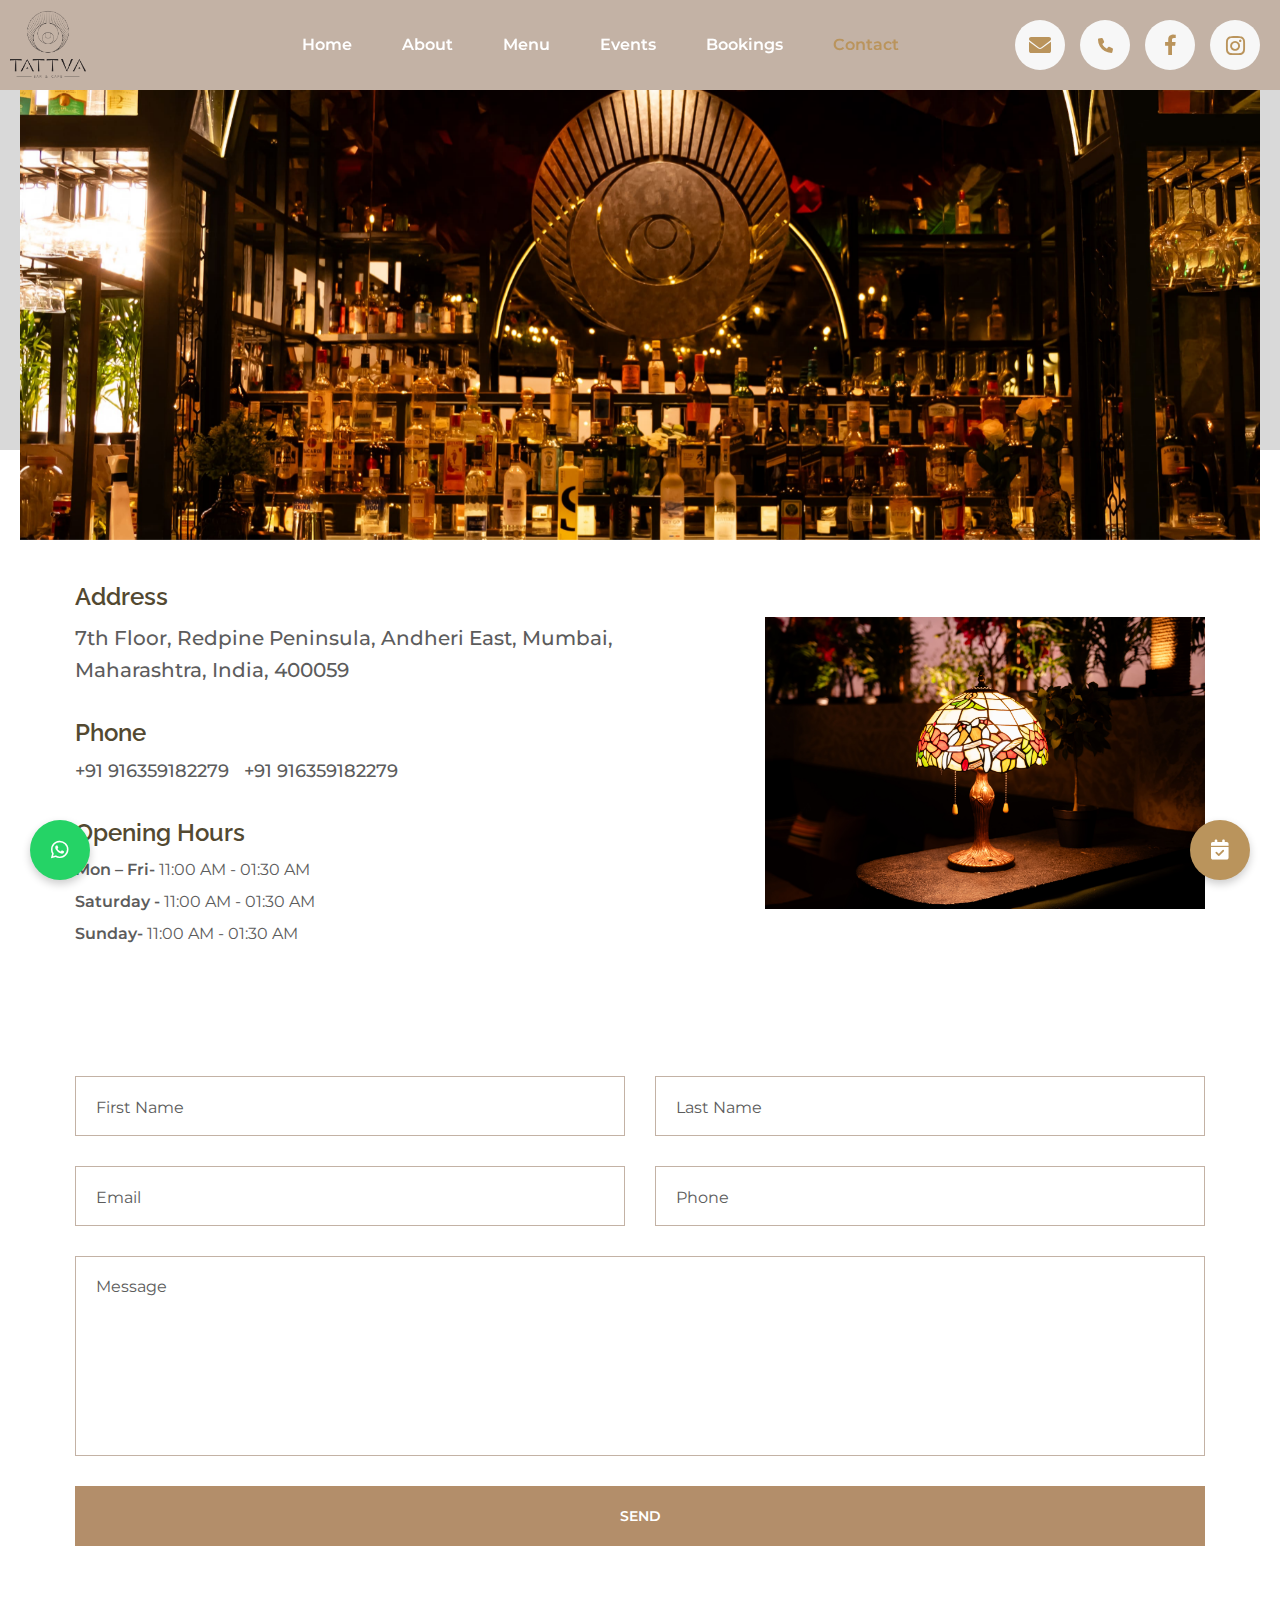
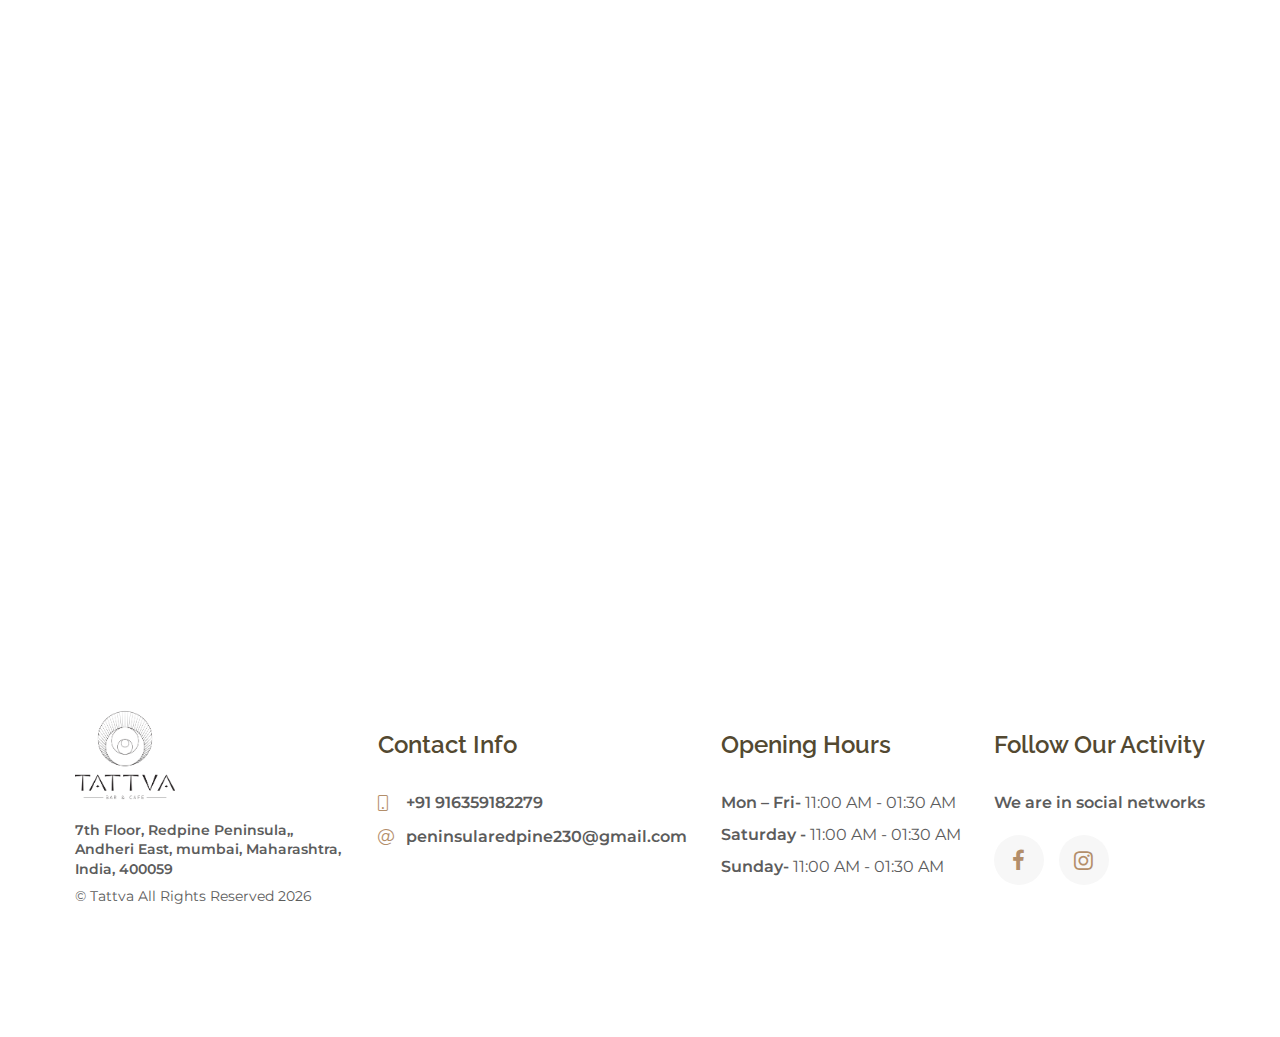
<file: contact.html>
<!DOCTYPE html>
<html lang="en">

<head>
    <meta charset="UTF-8" />
    <meta name="viewport" content="width=device-width, initial-scale=1.0, minimum-scale=1.0" />
    <meta http-equiv="X-UA-Compatible" content="ie=edge" />
    <title>Contacts | Tattva</title>
    <link rel="icon" type="image/png" href="Tattva_imgs/PNGs/Logomark/Logomark_White.png">
    <script id="www-widgetapi-script" src="https://s.ytimg.com/yts/jsbin/www-widgetapi-vflS50iB-/www-widgetapi.js"
        async=""></script>
    <script src="https://www.youtube.com/player_api"></script>
    <link rel="stylesheet preload" as="style" href="css/preload.min.css" />
    <link rel="stylesheet preload" as="style" href="css/icomoon.css" />
    <link rel="stylesheet preload" as="style" href="css/libs.min.css" />

    <link rel="stylesheet" href="css/contacts.min.css" />
    <link rel="stylesheet" href="https://cdnjs.cloudflare.com/ajax/libs/font-awesome/6.0.0-beta3/css/all.min.css">
    <style>
        .header {
            max-height: 90px;
            -webkit-backdrop-filter: blur(5px);
            backdrop-filter: blur(15px);
            background-color: #c3b2a5;
        }

        .header_nav-list {
            display: flex;
            justify-content: center;
            align-items: center;
            gap: 50px;
            color: #fff;
        }

        .header_nav-socials .link i {
            color: #BA945C;
            transition: color 0.3s ease;
        }

        .header_nav-socials .link:hover i {
            color: #fff !important;
        }

        html::-webkit-scrollbar {
            display: none;
            overflow: hidden;
        }

        .logo_img img {
            max-height: 80px;
            max-width: 100%;
            height: auto;
        }

        .nav-item .nav-item_text {
            color: #fff;
            transition: color 0.3s;
        }

        .nav-item.nav-link.active .nav-item_text {
            color: #BA945C;
            font-weight: bold;
        }

        .page_cover-img {
            display: block;
            min-height: 70vh !important;
            background-size: cover;
            background-position: center;
            width: 100%;
            -webkit-backdrop-filter: blur(2px);
            backdrop-filter: blur(12px);
        }


        .page_cover-img {
            position: relative;
            width: 100%;
            height: 100%;
        }

        .floating-buttons {
            position: fixed;
            bottom: 20px;
            z-index: 1000;
        }

        .whatsapp-button,
        .book-now-button {
            display: flex;
            align-items: center;
            justify-content: center;
            width: 60px;
            height: 60px;
            border-radius: 50%;
            color: white;
            text-decoration: none;
            margin: 0 10px;
            transition: background 0.3s;
        }

        .whatsapp-button {
            background-color: #25D366;
            box-shadow: 0 4px 8px rgba(0, 0, 0, 0.2);
        }

        .book-now-button {
            background-color: #BA945C;
            box-shadow: 0 4px 8px rgba(0, 0, 0, 0.2);
        }

        .whatsapp-button:hover,
        .book-now-button:hover {
            opacity: 0.8;
        }

        .book-now-button {
            float: right;
            position: fixed;
            bottom: 20px;
            right: 20px;
        }

        .whatsapp-button {
            float: left;
            position: fixed;
            bottom: 20px;
            left: 20px;
        }


        @media (max-width: 768px) {
            iframe {
                height: 400px;
            }
        }
    </style>
</head>

<body>
    <header class="header" data-page="about" data-page-parent="@@parent">
        <div class="container d-flex align-items-center justify-content-between flex-wrap flex-xl-nowrap">
            <a class="logo h3" href="index.html">
                <span class="logo_img">
                    <img src="./Tattva_imgs/PNGs/Logo Stacked/Logo Stacked_Black.png" alt="Logo" />
                </span>
            </a>
            <nav class="header_nav text--medium text--md collapse" id="headerMenu">
                <ul class="header_nav-list">
                    <li class="header_nav-list_item">
                        <a class="nav-item nav-link" href="index.html" data-page="index" data-single="true">
                            <span class="nav-item_text">Home</span>
                        </a>
                    </li>
                    <li class="header_nav-list_item">
                        <a class="nav-item nav-link" href="about.html" data-page="about" data-single="true">
                            <span class="nav-item_text">About</span>
                        </a>
                    </li>
                    <li class="header_nav-list_item">
                        <a class="nav-item nav-link" href="menu.html" data-page="menu" data-single="true">
                            <span class="nav-item_text">Menu</span>
                        </a>
                    </li>
                    <li class="header_nav-list_item">
                        <a class="nav-item nav-link" href="services.html" data-page="services" data-single="true">
                            <span class="nav-item_text">Events</span>
                        </a>
                    </li>
                    <li class="header_nav-list_item">
                        <a class="nav-item nav-link" href="https://www.zomato.com/mumbai/tattva-bar-cafe-marol?amp=1"
                            data-page="menu" data-single="true">
                            <span class="nav-item_text">Bookings</span>
                        </a>
                    </li>

                    <li class="header_nav-list_item">
                        <a class="nav-item nav-link" href="contact.html" data-page="contact" data-single="true">
                            <span class="nav-item_text">Contact</span>
                        </a>
                    </li>

                </ul>
                <ul class="header_nav-socials d-flex">
                    <li>
                        <a class="link" href="mailto:peninsularedpine230@gmail.com" target="_blank"
                            rel="noopener noreferrer">
                            <i class="fas fa-envelope" style="color:#BA945C;"></i>
                        </a>
                    </li>
                    <li>
                        <a class="link" href="tel:+91916359182279" target="_blank" rel="noopener noreferrer">
                            <i class="fas fa-phone" style="color: #BA945C; font-size: 15px;"></i>
                        </a>
                    </li>
                    <li>
                        <a class="link"
                            href="https://www.facebook.com/people/Tattva-Mumbai/61556570516912/?mibextid=LQQJ4d"
                            target="_blank" rel="noopener noreferrer">
                            <i class="icon-facebook icon"></i>
                        </a>
                    </li>
                    <li>
                        <a class="link"
                            href="https://www.instagram.com/tattvabarandcafemumbai/?igsh=a3AxeHYyODM3ajY2&utm_source=qr"
                            target="_blank" rel="noopener noreferrer">
                            <i class="icon-instagram icon"></i>
                        </a>
                    </li>
                </ul>
            </nav>
            <button class="header_trigger" id="headerTrigger" data-bs-toggle="collapse" data-bs-target="#headerMenu"
                aria-controls="headerMenu" aria-expanded="false" type="button">
                <span class="line"></span>
                <span class="line"></span>
                <span class="line line--short"></span>
            </button>
        </div>
    </header>
    <header class="page">
        <div class="page_cover d-flex flex-column align-items-center justify-content-center">
            <div class="page_cover-img"
                style="background-image: url('compressed-imgs/img4.jpg');background-size: cover; background-position: center; height:65vh; width: 100%;;">
            </div>
            <!-- <h2 class="page_cover-title">contacts</h2> -->
        </div>
        <!-- <div class="page_breadcrumbs">
                <ul class="page_breadcrumbs-list d-flex flex-wrap justify-content-center h5">
                    <li>
                        <a class="link" href="index.html">Home</a>
                    </li>

                    <li>contacts</li>
                </ul>
            </div> -->
    </header>
    <!-- contacts content start -->
    <main>
        <div class="info section--nopb">
            <div class="container">
                <ul class="info_main d-flex flex-column">
                    <li class="info_main-item text--medium">
                        <h4 class="title">Address</h4>
                        <a href="https://www.google.com/maps/search/?api=1&query=7th+Floor,+Redpine+Peninsula,+Andheri+East,+Mumbai,+Maharashtra,+India,+400059"
                            target="_blank">
                            <p>7th Floor, Redpine Peninsula, Andheri East, Mumbai, Maharashtra, India, 400059</p>
                        </a>

                    </li>
                    <li class="info_main-item">
                        <h4 class="title">Phone</h4>
                        <ul class="list d-flex flex-wrap text--medium">
                            <li>
                                <a class="link" href="tel:+91916359182279">+91 916359182279</a>
                            </li>
                            <li>
                                <a class="link" href="tel:+91916359182279">+91 916359182279</a>
                            </li>
                        </ul>
                    </li>
                    <li class="info_main-item">
                        <h4 class="title">Opening Hours</h4>
                        <ul class="footer_block-list text--md">
                            <li><span class="text--bold">Mon – Fri</span><b>-</b> 11:00 AM - 01:30 AM</li>
                            <li><span class="text--bold">Saturday</span> <b>-</b> 11:00 AM - 01:30 AM</li>
                            <li><span class="text--bold">Sunday</span><b>-</b> 11:00 AM - 01:30 AM</li>
                        </ul>
                    </li>
                </ul>
                <div class="info_media">
                    <picture>
                        <source data-srcset="compressed-imgs/img21.jpg" srcset="compressed-imgs/img21.jpg" type="image/webp" />
                        <img class="lazy" data-src="compressed-imgs/img21.jpg" src="compressed-imgs/img21.jpg" alt="" />
                    </picture>
                </div>
            </div>
        </div>
        <div class="contacts section">
            <div class="container">
                <form class="contacts_form d-flex" action="contacts.php" method="post" data-type="contacts">
                    <input class="field required" type="text" name="contactsFirstName" id="contactsFirstName"
                        placeholder="First Name" />
                    <input class="field required" type="text" name="contactsLastName" id="contactsLastName"
                        placeholder="Last Name" />
                    <input class="field required" type="text" data-type="email" name="contactsEmail" id="contactsEmail"
                        placeholder="Email" />
                    <input class="field required" type="text" data-type="tel" name="contactsTel" id="contactsTel"
                        placeholder="Phone" />
                    <textarea class="field required" name="contactsMessage" id="contactsMessage"
                        placeholder="Message"></textarea>
                    <button class="btn" type="submit">Send</button>
                </form>
            </div>
        </div>
        <!-- map section start -->
        <div style="height: 500px;">
            <iframe
                src="https://www.google.com/maps/embed?pb=!1m14!1m8!1m3!1d30158.708589079764!2d72.8759313!3d19.1147364!3m2!1i1024!2i768!4f13.1!3m3!1m2!1s0x3be7c90b8dd05785%3A0x8e2180e75feee4d6!2sTattva%20Bar%20%26%20Cafe%20Mumbai!5e0!3m2!1sen!2sin!4v1729148068463!5m2!1sen!2sin"
                width="100%" height="500px" style="border:0;" allowfullscreen="" loading="lazy"
                referrerpolicy="no-referrer-when-downgrade"></iframe>
        </div>
        <!-- map section end -->
        <!-- gallery section start -->
        <!-- <div class="gallery_slider swiper">
                <div class="swiper-wrapper">
                    <div class="gallery_slider-slide swiper-slide">
                        <a class="link" href="https://instagram.com" target="_blank" rel="noopener noreferrer">
                            <picture>
                                <source data-srcset="https://cdn.pixabay.com/photo/2020/04/13/10/48/coffee-5037800_1280.jpg"
                                 srcset="img/placeholder.jpg" type="image/webp" />
                                <img class="lazy" 
                                data-src="https://cdn.pixabay.com/photo/2020/04/13/10/48/coffee-5037800_1280.jpg" 
                                src="img/placeholder.jpg" alt="Gallery Item" />
                            </picture>
                        </a>
                    </div>
                    <div class="gallery_slider-slide swiper-slide">
                        <a class="link" href="https://instagram.com" target="_blank" rel="noopener noreferrer">
                            <picture>
                                <source data-srcset="https://cdn.pixabay.com/photo/2023/08/26/14/19/cupcake-8215179_1280.jpg" 
                                srcset="img/placeholder.jpg" type="image/webp" />
                                <img class="lazy"
                                 data-src="https://cdn.pixabay.com/photo/2023/08/26/14/19/cupcake-8215179_1280.jpg" 
                                 src="img/placeholder.jpg" alt="Gallery Item" />
                            </picture>
                        </a>
                    </div>
                    <div class="gallery_slider-slide swiper-slide">
                        <a class="link" href="https://instagram.com" target="_blank" rel="noopener noreferrer">
                            <picture>
                                <source data-srcset="https://cdn.pixabay.com/photo/2021/04/01/15/39/copyright-6142611_1280.jpg"
                                 srcset="img/placeholder.jpg" type="image/webp" />
                                <img class="lazy" data-src="https://cdn.pixabay.com/photo/2021/04/01/15/39/copyright-6142611_1280.jpg"
                                 src="img/placeholder.jpg" alt="Gallery Item" />
                            </picture>
                        </a>
                    </div>
                    <div class="gallery_slider-slide swiper-slide">
                        <a class="link" href="https://instagram.com" target="_blank" rel="noopener noreferrer">
                            <picture>
                                <source data-srcset="https://cdn.pixabay.com/photo/2018/08/22/13/58/grapes-3623694_1280.jpg" 
                                srcset="img/placeholder.jpg" type="image/webp" />
                                <img class="lazy" data-src="https://cdn.pixabay.com/photo/2018/08/22/13/58/grapes-3623694_1280.jpg"
                                 src="img/placeholder.jpg" alt="Gallery Item" />
                            </picture>
                        </a>
                    </div>
                    <div class="gallery_slider-slide swiper-slide">
                        <a class="link" href="https://instagram.com" target="_blank" rel="noopener noreferrer">
                            <picture>
                                <source data-srcset="https://cdn.pixabay.com/photo/2016/12/06/18/27/cheese-1887233_1280.jpg"
                                 srcset="img/placeholder.jpg" type="image/webp" />
                                <img class="lazy" data-src="https://cdn.pixabay.com/photo/2016/12/06/18/27/cheese-1887233_1280.jpg"
                                 src="img/placeholder.jpg" alt="Gallery Item" />
                            </picture>
                        </a>
                    </div>
                </div>
            </div> -->
        <!-- gallery section end -->
    </main>
    <!-- contacts content end -->
    <footer class="footer section">
        <div class="container d-flex">
            <div class="footer_about">
                <a class="logo h3" href="index.html">
                    <!-- <span class="logo_img">
                            <svg width="67" height="76" viewBox="0 0 67 76" fill="none" xmlns="http://www.w3.org/2000/svg">
                                <path
                                    d="M65.56 4.2C65.56 5.85333 64.9467 7.77333 63.72 9.96C62.5467 12.0933 60.7867 14.36 58.44 16.76C56.1467 19.16 53.32 21.64 49.96 24.2C46.6 26.7067 42.7867 29.16 38.52 31.56C37.0267 34.28 35.6933 36.76 34.52 39C33.4 41.1867 32.3067 43.5067 31.24 45.96C31.1333 46.2267 31.1067 46.3867 31.16 46.44C31.2133 46.44 31.32 46.36 31.48 46.2C32.8133 44.6 34.3867 42.9733 36.2 41.32C38.0133 39.6133 39.8533 38.3333 41.72 37.48C42.04 37.3733 42.28 37.32 42.44 37.32C42.8667 37.32 43.1867 37.5067 43.4 37.88C43.6667 38.2533 43.8 38.5467 43.8 38.76C43.8 38.9733 43.6667 39.4533 43.4 40.2C43.1333 40.9467 42.7867 41.8 42.36 42.76C41.9333 43.72 41.4533 44.76 40.92 45.88C40.44 46.9467 39.96 47.96 39.48 48.92C39 49.8267 38.44 50.8933 37.8 52.12C37.16 53.2933 36.4933 54.4667 35.8 55.64C35.1067 56.8667 34.4133 58.0133 33.72 59.08C33.08 60.2 32.4667 61.16 31.88 61.96C29.5867 65.16 27.24 67.72 24.84 69.64C22.4933 71.6133 19.9867 73.0533 17.32 73.96C14.8667 74.8133 12.52 75.24 10.28 75.24C8.78667 75.24 7.34667 75.0533 5.96 74.68C4.52 74.36 3.21333 73.8267 2.04 73.08C1.66667 72.8133 1.45333 72.52 1.4 72.2C1.29333 71.9333 1.21333 71.5867 1.16 71.16C1.16 70.9467 1.13333 70.6267 1.08 70.2C1.02667 69.8267 0.973333 69.4267 0.92 69C0.866667 68.6267 0.813334 68.2533 0.76 67.88C0.706667 67.5067 0.68 67.24 0.68 67.08C0.68 66.6 0.893334 66.4133 1.32 66.52C1.32 67.1067 1.48 67.8267 1.8 68.68C2.06667 69.5333 2.6 70.3867 3.4 71.24C4.14667 72.0933 5.18667 72.8133 6.52 73.4C7.8 73.9867 9.42667 74.28 11.4 74.28C13.0533 74.28 14.9467 73.96 17.08 73.32C19.6933 72.5733 22.04 71.16 24.12 69.08C26.2 67 28.2 64.52 30.12 61.64C31.08 60.2 32.04 58.5733 33 56.76C33.96 55 34.84 53.2667 35.64 51.56C36.44 49.8533 37.1067 48.3333 37.64 47C38.2267 45.6133 38.6 44.6533 38.76 44.12C39.1333 43.0533 39.3733 42.2533 39.48 41.72C39.5867 41.1333 39.64 40.7067 39.64 40.44C39.64 40.0667 39.5067 39.88 39.24 39.88C39.0267 39.88 38.3867 40.3067 37.32 41.16C36.3067 41.96 35.2133 42.9733 34.04 44.2C32.92 45.3733 31.9067 46.68 31 48.12C30.0933 49.5067 29.64 50.8133 29.64 52.04C29.64 52.4667 29.6667 52.84 29.72 53.16C29.7733 53.48 29.8 53.6933 29.8 53.8C29.8 54.0667 29.4 54.3067 28.6 54.52C27.8533 54.7333 27.1067 55.0533 26.36 55.48C26.1467 55.48 26.04 55.2667 26.04 54.84C26.04 54.2 26.04 53.6933 26.04 53.32C26.04 52.8933 26.0933 52.4133 26.2 51.88C26.36 51.2933 26.6 50.6 26.92 49.8C27.2933 49 27.8533 47.9067 28.6 46.52C29.3467 45.08 30.3067 43.2667 31.48 41.08C32.6533 38.84 34.12 36.0933 35.88 32.84C33.6933 33.96 31.32 35 28.76 35.96C26.2 36.92 23.48 37.72 20.6 38.36C20.12 39.16 19.5333 40.1733 18.84 41.4C18.1467 42.5733 17.48 43.8267 16.84 45.16C16.2533 46.44 15.7467 47.72 15.32 49C14.8933 50.28 14.68 51.4 14.68 52.36C14.68 53.2667 14.7867 53.9333 15 54.36C15.2133 54.7867 15.6667 55 16.36 55C17.1067 55 17.8533 54.84 18.6 54.52C19.4 54.2 20.4133 53.6933 21.64 53C21.8 52.8933 21.9333 52.92 22.04 53.08C22.1467 53.1867 22.1467 53.32 22.04 53.48C18.52 55.6133 15.6933 56.68 13.56 56.68C12.92 56.68 12.36 56.52 11.88 56.2C11.4 55.88 11.16 55 11.16 53.56C11.16 52.92 11.3733 52.04 11.8 50.92C12.28 49.7467 12.84 48.4667 13.48 47.08C14.1733 45.6933 14.8933 44.28 15.64 42.84C16.3867 41.3467 17.0533 39.96 17.64 38.68C16.52 38.9467 15.1333 39.16 13.48 39.32C11.8267 39.4267 10.3333 39.5067 9 39.56C8.78667 39.56 8.68 39.48 8.68 39.32C8.68 39 9 38.84 9.64 38.84C10.2267 38.84 10.9467 38.84 11.8 38.84C12.6533 38.7867 13.48 38.7333 14.28 38.68C15.1333 38.5733 15.9067 38.4667 16.6 38.36C17.3467 38.2533 17.8267 38.1467 18.04 38.04C18.52 37.2933 19.0533 36.4667 19.64 35.56C20.2267 34.6533 20.8133 33.7733 21.4 32.92C21.9867 32.0133 22.52 31.2133 23 30.52C23.5333 29.8267 23.9333 29.3733 24.2 29.16C24.6267 28.8933 25.24 28.6533 26.04 28.44C26.8933 28.1733 27.6667 27.9333 28.36 27.72C28.6267 27.72 28.7333 27.8 28.68 27.96C28.6267 28.12 28.52 28.2533 28.36 28.36C27.9867 28.4667 27.56 28.68 27.08 29C26.6533 29.2667 26.3067 29.5867 26.04 29.96C25.4 30.76 24.6533 31.8 23.8 33.08C23 34.3067 22.0667 35.8267 21 37.64C23.24 37.2133 25.6667 36.52 28.28 35.56C30.9467 34.6 33.5867 33.4267 36.2 32.04C36.9467 30.7067 37.7733 29.1867 38.68 27.48C39.5867 25.7733 40.52 24.04 41.48 22.28C42.4933 20.52 43.4533 18.8133 44.36 17.16C45.32 15.5067 46.2 14.0933 47 12.92C48.12 11.2133 49.32 9.61333 50.6 8.12C51.88 6.62667 53.1867 5.34667 54.52 4.28C55.9067 3.16 57.2667 2.28 58.6 1.64C59.9867 1 61.32 0.68 62.6 0.68C63.2933 0.68 63.96 0.866667 64.6 1.24C65.24 1.56 65.56 2.52 65.56 4.12V4.2ZM63.4 5C63.4 4.30667 63.2933 3.77334 63.08 3.4C62.8667 3.02667 62.5733 2.76 62.2 2.6C61.88 2.38667 61.5067 2.25334 61.08 2.2C60.7067 2.14667 60.3333 2.12 59.96 2.12C59.48 2.12 58.8933 2.25334 58.2 2.52C57.5067 2.78667 56.68 3.34667 55.72 4.2C54.76 5 53.6133 6.17333 52.28 7.72C51 9.26667 49.5333 11.32 47.88 13.88C47.4 14.68 46.8133 15.72 46.12 17C45.4267 18.28 44.68 19.6933 43.88 21.24C43.08 22.7333 42.2533 24.3067 41.4 25.96C40.5467 27.6133 39.72 29.2133 38.92 30.76C41.32 29.48 43.9333 27.88 46.76 25.96C49.5867 23.9867 52.2267 21.8533 54.68 19.56C57.1867 17.2667 59.2667 14.8667 60.92 12.36C62.5733 9.85334 63.4 7.4 63.4 5ZM66.6737 45.48C65.7671 46.6 64.6737 47.7733 63.3937 49C62.1671 50.1733 60.8071 51.2667 59.3137 52.28C57.8737 53.24 56.3537 54.04 54.7537 54.68C53.2071 55.2667 51.6604 55.56 50.1137 55.56C47.6071 55.56 46.3537 54.44 46.3537 52.2C46.3537 50.7067 46.7271 49.1067 47.4738 47.4C48.2737 45.64 49.2871 44.04 50.5137 42.6C51.7404 41.1067 53.0738 39.88 54.5138 38.92C56.0071 37.9067 57.4204 37.4 58.7537 37.4C59.5004 37.4 60.0071 37.5333 60.2738 37.8C60.5938 38.0667 60.7537 38.4133 60.7537 38.84C60.7537 39.48 60.5404 40.1733 60.1138 40.92C59.7404 41.6667 59.1537 42.3867 58.3537 43.08C57.5537 43.72 56.5404 44.28 55.3137 44.76C54.0871 45.1867 52.6204 45.4 50.9137 45.4C50.6471 45.88 50.3537 46.6533 50.0338 47.72C49.7138 48.7333 49.5538 49.7733 49.5538 50.84C49.5538 53.0267 50.5404 54.12 52.5138 54.12C53.7404 54.12 54.9937 53.8267 56.2737 53.24C57.6071 52.6533 58.8871 51.9333 60.1138 51.08C61.3404 50.1733 62.4604 49.2133 63.4737 48.2C64.5404 47.1333 65.4204 46.1467 66.1137 45.24C66.2204 45.1333 66.3271 45.1067 66.4338 45.16C66.5938 45.2133 66.6737 45.32 66.6737 45.48ZM58.2737 39.24C58.2737 38.5467 57.9271 38.2 57.2337 38.2C56.7004 38.2 56.1404 38.4133 55.5538 38.84C55.0204 39.2133 54.4871 39.72 53.9537 40.36C53.4204 41 52.9137 41.6933 52.4338 42.44C51.9537 43.1867 51.5537 43.9067 51.2337 44.6C51.3404 44.6533 51.5271 44.7067 51.7937 44.76C52.0604 44.76 52.2737 44.76 52.4338 44.76C53.9804 44.76 55.3404 44.2267 56.5138 43.16C57.6871 42.04 58.2737 40.7333 58.2737 39.24Z"
                                    fill="currentColor" />
                            </svg>
                        </span> -->
                    <img src="./Tattva_imgs/PNGs/Logo Stacked/Logo Stacked_Black.png" alt="Logo" width="140"
                        height="100" />
                </a>
                <div class="wrapper">
                    <p class="footer_about-address text--sm text--bold">7th Floor, Redpine Peninsula,, Andheri East,
                        mumbai, Maharashtra, India, 400059</p>
                    <p class="footer_about-copyright text--sm">
                        &copy; Tattva All Rights Reserved <span id="currentYear"></span>
                    </p>
                </div>
            </div>
            <div class="footer_block">
                <h4 class="footer_block-title">Contact Info</h4>
                <ul class="footer_block-list text--bold text--md">
                    <li>
                        <a class="link" href="tel:+91916359182279"> <i class="icon-phone icon"></i>+91 916359182279</a>
                    </li>
                    <!-- <li>
                            <a class="link" href="tel:+1234567890"> <i class="icon-phone icon"></i> +1 (800) 234-65-78 </a>
                        </li> -->
                    <li>
                        <a class="link" href="mailto:example@domain.com"> <i class="icon-email icon"></i>
                            peninsularedpine230@gmail.com </a>
                    </li>
                </ul>
            </div>
            <div class="footer_block">
                <h4 class="footer_block-title">Opening Hours</h4>
                <ul class="footer_block-list text--md">
                    <li><span class="text--bold">Mon – Fri</span><b>-</b> 11:00 AM - 01:30 AM</li>
                    <li><span class="text--bold">Saturday</span> <b>-</b> 11:00 AM - 01:30 AM</li>
                    <li><span class="text--bold">Sunday</span><b>-</b> 11:00 AM - 01:30 AM</li>
                </ul>
            </div>
            <div class="footer_block">
                <h4 class="footer_block-title">Follow Our Activity</h4>
                <p class="footer_block-subtitle text--md text--bold">We are in social networks</p>
                <ul class="footer_block-socials d-flex">
                    <!-- <li>
                            <a class="link" href="https://twitter.com" target="_blank" rel="noopener noreferrer">
                                <i class="icon-twitter icon"></i>
                            </a>
                        </li> -->
                    <li>
                        <a class="link"
                            href="https://www.facebook.com/people/Tattva-Mumbai/61556570516912/?mibextid=LQQJ4d"
                            target="_blank" rel="noopener noreferrer">
                            <i class="icon-facebook icon"></i>
                        </a>
                    </li>
                    <li>
                        <a class="link"
                            href="https://www.instagram.com/tattvabarandcafemumbai/?igsh=a3AxeHYyODM3ajY2&utm_source=qr"
                            target="_blank" rel="noopener noreferrer">
                            <i class="icon-instagram icon"></i>
                        </a>
                    </li>
                </ul>
            </div>
        </div>
    </footer>
    <div class="floating-buttons">
        <a href="https://www.zomato.com/mumbai/tattva-bar-cafe-marol?amp=1" class="book-now-button">
            <i class="fas fa-calendar-check"></i>
        </a>
        <a href="https://wa.me/916359182279" class="whatsapp-button" target="_blank">
            <i class="fab fa-whatsapp"></i>
        </a>
    </div>
    <script>
        document.addEventListener("DOMContentLoaded", function () {
            const currentPage = window.location.pathname.split("/").pop();
            const navLinks = document.querySelectorAll(".header_nav-list_item .nav-link");

            navLinks.forEach(link => {
                const page = link.getAttribute("data-page");

                if (currentPage.includes(page)) {
                    link.classList.add("active");
                } else {
                    link.classList.remove("active");
                }
            });
        });

    </script>
    <script src="js/common.min.js"></script>
    <script src="js/map.min.js"></script>
</body>

</html>
</file>
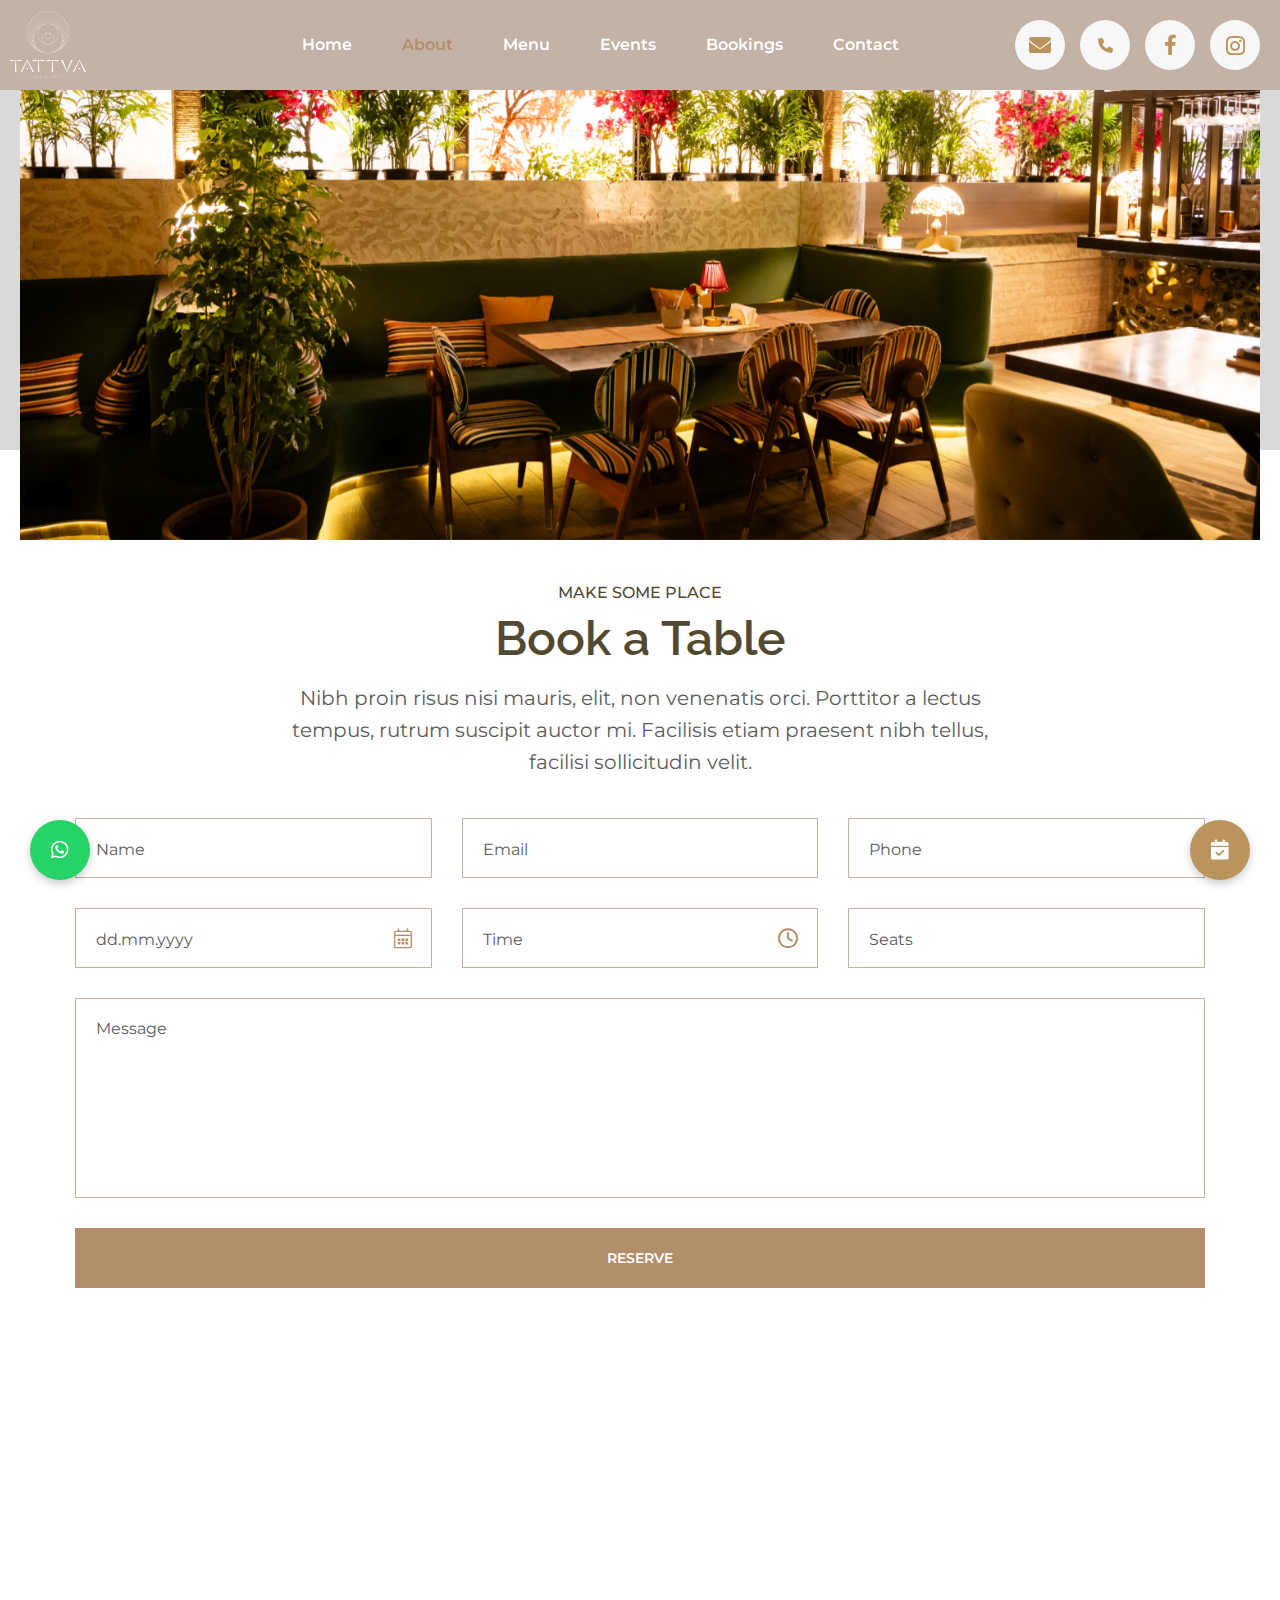
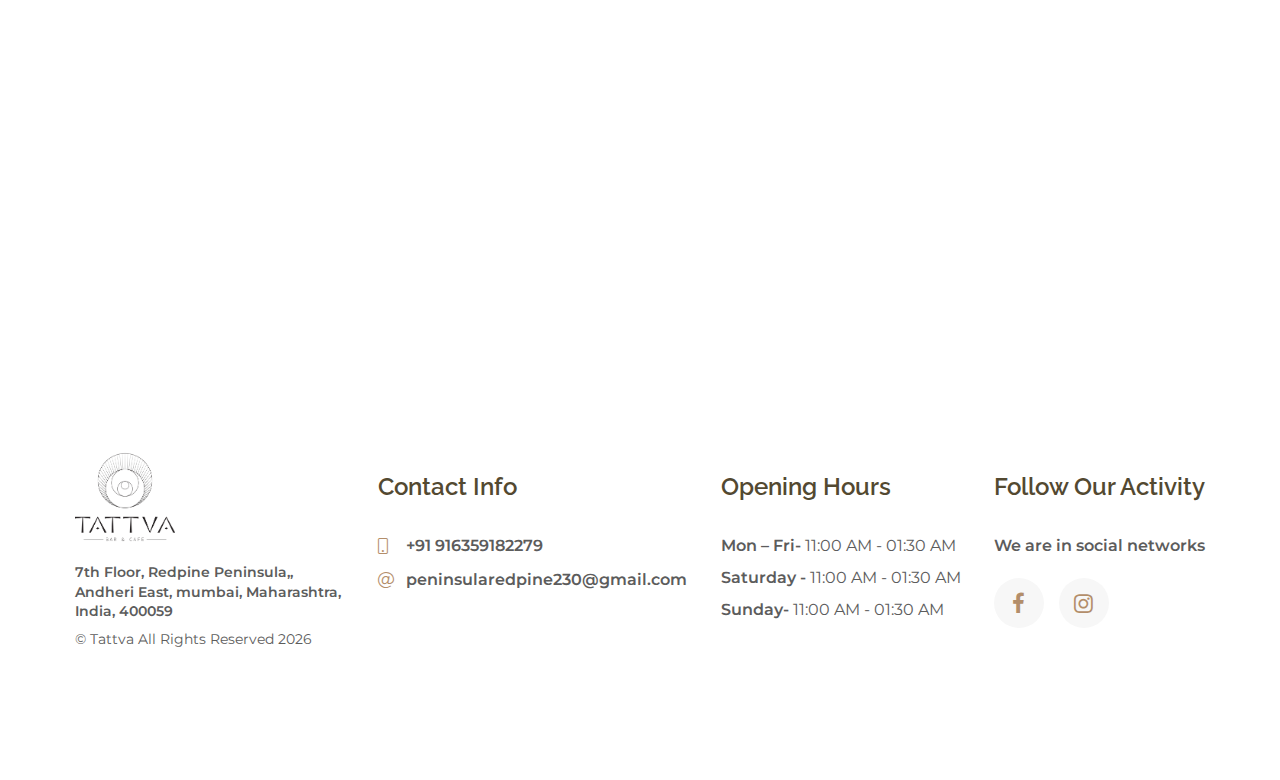
<file: reservations.html>
<!DOCTYPE html>
<html lang="en">
    <head>
        <meta charset="UTF-8" />
        <meta name="viewport" content="width=device-width, initial-scale=1.0, minimum-scale=1.0" />
        <meta http-equiv="X-UA-Compatible" content="ie=edge" />
        <title>Reservations | Tattva</title>
        <link rel="icon" type="image/png" href="Tattva_imgs/PNGs/Logomark/Logomark_White.png">
        <script id="www-widgetapi-script" src="https://s.ytimg.com/yts/jsbin/www-widgetapi-vflS50iB-/www-widgetapi.js" async=""></script>
        <script src="https://www.youtube.com/player_api"></script>
        <link rel="stylesheet preload" as="style" href="css/preload.min.css" />
        <link rel="stylesheet preload" as="style" href="css/icomoon.css" />
        <link rel="stylesheet preload" as="style" href="css/libs.min.css" />

        <link rel="stylesheet" href="css/reservations.min.css" />
        <link rel="stylesheet" href="https://cdnjs.cloudflare.com/ajax/libs/font-awesome/6.0.0-beta3/css/all.min.css">
        <style>
            .header {
                max-height: 90px;
                -webkit-backdrop-filter: blur(5px);
                backdrop-filter: blur(15px);
                background-color: #c3b2a5;
            }
    
            .header_nav-list {
                display: flex;
                justify-content: center;
                align-items: center;
                gap: 50px;
                color: #fff;
            }

            .header_nav-socials .link i {
        color: #BA945C;
        transition: color 0.3s ease; 
    }

    .header_nav-socials .link:hover i {
        color: #fff !important; 
    }
    
            html::-webkit-scrollbar {
                display: none;
                overflow: hidden;
            }
    
            .logo_img img {
                max-height: 80px;
                max-width: 100%;
                height: auto;
            }
    
            .nav-item.nav-link.active .nav-item_text {
                color: #BA945C;
                font-weight: bold;
            }
    
            .page_cover-img {
                display: block;
                min-height: 70vh !important;
                background-size: cover;
                background-position: center;
                width: 100%;
                -webkit-backdrop-filter: blur(2px);
                backdrop-filter: blur(12px);
            }
    
    
            .page_cover-img {
                position: relative;
                width: 100%;
                height: 100%;
            }

            .floating-buttons {
            position: fixed;
            bottom: 20px;
            z-index: 1000;
        }

        .whatsapp-button, .book-now-button {
            display: flex;
            align-items: center;
            justify-content: center;
            width: 60px;
            height: 60px;
            border-radius: 50%;
            color: white;
            text-decoration: none;
            margin: 0 10px;
            transition: background 0.3s;
        }

        .whatsapp-button {
            background-color: #25D366;
            box-shadow: 0 4px 8px rgba(0, 0, 0, 0.2);
        }

        .book-now-button {
            background-color: #BA945C;
            box-shadow: 0 4px 8px rgba(0, 0, 0, 0.2);
        }

        .whatsapp-button:hover, .book-now-button:hover {
            opacity: 0.8;
        }

        .book-now-button {
            float: right;
            position: fixed;
            bottom: 20px;
            right: 20px;
        }

        .whatsapp-button {
            float: left;
            position: fixed;
            bottom: 20px;
            left: 20px;
        }

    
            @media (max-width: 768px) {
                iframe {
                    height: 400px;
                }
            }
        </style>
    </head>
    <body>
        <header class="header" data-page="about" data-page-parent="@@parent">
            <div class="container d-flex align-items-center justify-content-between flex-wrap flex-xl-nowrap">
                <a class="logo h3" href="index.html">
                    <span class="logo_img">
                        <img src="./Tattva_imgs/PNGs/Logo Stacked/Logo Stacked_White.png" alt="Logo" />
                    </span>
                </a>
                <nav class="header_nav text--medium text--md collapse" id="headerMenu">
                    <ul class="header_nav-list">
                        <li class="header_nav-list_item">
                            <a class="nav-item nav-link" href="index.html" data-page="index" data-single="true">
                                <span class="nav-item_text">Home</span>
                            </a>
                        </li>
                        <li class="header_nav-list_item">
                            <a class="nav-item nav-link" href="about.html" data-page="about" data-single="true">
                                <span class="nav-item_text">About</span>
                            </a>
                        </li>
                        <li class="header_nav-list_item">
                            <a class="nav-item nav-link" href="menu.html" data-page="menu" data-single="true">
                                <span class="nav-item_text">Menu</span>
                            </a>
                        </li>
                        <li class="header_nav-list_item">
                            <a class="nav-item nav-link" href="services.html" data-page="services" data-single="true">
                                <span class="nav-item_text">Events</span>
                            </a>
                        </li>
                        <li class="header_nav-list_item">
                            <a class="nav-item nav-link" href="https://www.zomato.com/mumbai/tattva-bar-cafe-marol?amp=1"
                                data-page="booking" data-single="true">
                                <span class="nav-item_text">Bookings</span>
                            </a>
                        </li>
    
                        <!-- <li class="header_nav-list_item dropdown">
                                <a
                                    class="nav-link nav-item dropdown-toggle d-flex align-items-center"
                                    href="blog.html"
                                    data-bs-toggle="collapse"
                                    data-bs-target="#blogMenu"
                                    data-trigger="dropdown"
                                    data-page-parent="blog"
                                    data-main-link="true"
                                    aria-expanded="false"
                                    aria-controls="blogMenu"
                                    data-page="blog"
                                >
                                    <span class="nav-item_text"> Blog </span>
                                    <span class="icon"></span>
                                </a>
                                <div class="dropdown-menu collapse" id="blogMenu">
                                    <ul class="dropdown-list">
                                        <li class="list-item" data-main="true">
                                            <a
                                                class="dropdown-item nav-item"
                                                data-page="blog"
                                                data-page-parent="blog"
                                                href="blog.html"
                                                data-main="true"
                                            >
                                                Blog
                                            </a>
                                        </li>
                                        <li class="list-item">
                                            <a class="dropdown-item nav-item" data-page="post" data-page-parent="blog" href="post.html">
                                                Single Post
                                            </a>
                                        </li>
                                    </ul>
                                </div>
                            </li>
                            <li class="header_nav-list_item dropdown">
                                <a
                                    class="nav-link nav-item dropdown-toggle d-flex align-items-center"
                                    href="#"
                                    data-bs-toggle="collapse"
                                    data-bs-target="#pagesMenu"
                                    data-trigger="dropdown"
                                    data-page-parent="pages"
                                    data-main-link="true"
                                    aria-expanded="false"
                                    aria-controls="pagesMenu"
                                >
                                    <span class="nav-item_text"> Pages </span>
                                    <span class="icon"></span>
                                </a>
                                <div class="dropdown-menu collapse" id="pagesMenu">
                                    <ul class="dropdown-list">
                                        <li class="list-item">
                                            <a class="dropdown-item nav-item" data-page="team" data-page-parent="pages" href="team.html">
                                                Team
                                            </a>
                                        </li>
                                        <li class="list-item">
                                            <a class="dropdown-item nav-item" data-page="error" data-page-parent="pages" href="404.html">
                                                Error Page
                                            </a>
                                        </li>
                                    </ul>
                                </div>
                            </li> -->
    
                        <li class="header_nav-list_item">
                            <!-- <a
                                    class="nav-link nav-item dropdown-toggle d-flex align-items-center"
                                    href="contacts.html"
                                    data-bs-toggle="collapse"
                                    data-bs-target="#contactsMenu"
                                    data-trigger="dropdown"
                                    data-page-parent="contacts"
                                    data-main-link="true"
                                    aria-expanded="false"
                                    aria-controls="contactsMenu"
                                >
                                    <span class="nav-item_text"> Contact Us </span>
                                    <span class="icon"></span>
                                </a>
                                <div class="dropdown-menu collapse" id="contactsMenu">
                                    <ul class="dropdown-list">
                                        <li class="list-item" data-main="true">
                                            <a
                                                class="dropdown-item nav-item"
                                                data-page="contacts"
                                                data-page-parent="contacts"
                                                href="contacts.html"
                                            >
                                                Contact Us
                                            </a>
                                        </li>
                                        <li class="list-item">
                                            <a
                                                class="dropdown-item nav-item"
                                                data-page="reservations"
                                                data-page-parent="contacts"
                                                href="reservations.html"
                                            >
                                                Reservations
                                            </a>
                                        </li>
                                    </ul>
                                </div> -->
                            <a class="nav-item nav-link" href="contact.html" data-page="services" data-single="true">
                                <span class="nav-item_text">Contact</span>
                            </a>
                        </li>
                    </ul>
                    <ul class="header_nav-socials d-flex">
                        <li>
                            <a class="link" href="mailto:peninsularedpine230@gmail.com" target="_blank"
                                rel="noopener noreferrer">
                                <i class="fas fa-envelope" style="color:#BA945C;"></i>
                            </a>
                        </li>
                        <li>
                            <a class="link" href="tel:+91916359182279" target="_blank" rel="noopener noreferrer">
                                <i class="fas fa-phone" style="color: #BA945C; font-size: 15px;"></i>
                            </a>
                        </li>
                        <li>
                            <a class="link"
                                href="https://www.facebook.com/people/Tattva-Mumbai/61556570516912/?mibextid=LQQJ4d"
                                target="_blank" rel="noopener noreferrer">
                                <i class="icon-facebook icon"></i>
                            </a>
                        </li>
                        <li>
                            <a class="link"
                                href="https://www.instagram.com/tattvabarandcafemumbai/?igsh=a3AxeHYyODM3ajY2&utm_source=qr"
                                target="_blank" rel="noopener noreferrer">
                                <i class="icon-instagram icon"></i>
                            </a>
                        </li>
                    </ul>
                </nav>
                <button class="header_trigger" id="headerTrigger" data-bs-toggle="collapse" data-bs-target="#headerMenu"
                    aria-controls="headerMenu" aria-expanded="false" type="button">
                    <span class="line"></span>
                    <span class="line"></span>
                    <span class="line line--short"></span>
                </button>
            </div>
        </header>
        <header class="page">
            <div class="page_cover d-flex flex-column align-items-center justify-content-center">
                <div class="page_cover-img" style="background-image: url('compressed-imgs/img11.jpg'); background-size: cover; background-position: center; height:80vh; width: 100%;"></div>
                <!-- <h2 class="page_cover-title">reservations</h2> -->
            </div>
            <!-- <div class="page_breadcrumbs">
                <ul class="page_breadcrumbs-list d-flex flex-wrap justify-content-center h5">
                    <li>
                        <a class="link" href="index.html">Home</a>
                    </li>

                    <li>reservations</li>
                </ul>
            </div> -->
        </header>
        <!-- reservations content start -->
        <main>
            <section class="reservation section">
                <div class="container">
                    <div class="section_header">
                        <span class="section_header-subtitle" data-aos="fade-down">Make some Place</span>
                        <h2 class="section_header-title" data-aos="fade-up">Book a Table</h2>
                        <p class="section_header-text" data-aos="fade-up" data-aos-delay="50">
                            Nibh proin risus nisi mauris, elit, non venenatis orci. Porttitor a lectus tempus, rutrum suscipit auctor mi.
                            Facilisis etiam praesent nibh tellus, facilisi sollicitudin velit.
                        </p>
                    </div>
                    <form class="reservation_form" action="booking.php" method="post" data-type="booking">
                        <input class="field required" type="text" name="bookingName" id="bookingName" placeholder="Name" />
                        <input
                            class="field required"
                            type="text"
                            data-type="email"
                            name="bookingEmail"
                            id="bookingEmail"
                            placeholder="Email"
                        />
                        <input class="field required" type="text" data-type="tel" name="bookingTel" id="bookingTel" placeholder="Phone" />
                        <div class="wrapper">
                            <input
                                class="field"
                                type="text"
                                data-type="date"
                                name="bookingDate"
                                id="bookingDate"
                                placeholder="dd.mm.yyyy"
                            />
                            <label class="icon-date icon" for="bookingDate"></label>
                        </div>
                        <div class="wrapper timepicker-parent">
                            <input
                                class="field timepicker-ui-input"
                                type="text"
                                data-type="timepicker"
                                name="bookingTime"
                                id="bookingTime"
                                data-open="multiple-open-elements"
                                placeholder="Time"
                            />
                            <label class="icon-clock icon" for="bookingTime" data-open="multiple-open-elements"></label>
                        </div>
                        <input class="field required" type="number" name="bookingSeats" id="bookingSeats" placeholder="Seats" />
                        <textarea class="field" name="bookingMessage" id="bookingMessage" placeholder="Message"></textarea>
                        <button class="btn" type="submit">reserve</button>
                    </form>
                </div>
            </section>
            <!-- map section start -->
            <div style="height: 500px;">
                <iframe
                    src="https://www.google.com/maps/embed?pb=!1m14!1m8!1m3!1d30158.708589079764!2d72.8759313!3d19.1147364!3m2!1i1024!2i768!4f13.1!3m3!1m2!1s0x3be7c90b8dd05785%3A0x8e2180e75feee4d6!2sTattva%20Bar%20%26%20Cafe%20Mumbai!5e0!3m2!1sen!2sin!4v1729148068463!5m2!1sen!2sin"
                    width="100%" height="500px" style="border:0;" allowfullscreen="" loading="lazy"
                    referrerpolicy="no-referrer-when-downgrade"></iframe>
            </div>
            <!-- map section end -->
            <!-- gallery section start -->
            <!-- <div class="gallery_slider swiper">
                <div class="swiper-wrapper">
                    <div class="gallery_slider-slide swiper-slide">
                        <a class="link" href="https://instagram.com" target="_blank" rel="noopener noreferrer">
                            <picture>
                                <source data-srcset="https://cdn.pixabay.com/photo/2020/04/13/10/48/coffee-5037800_1280.jpg"
                                 srcset="img/placeholder.jpg" type="image/webp" />
                                <img class="lazy" data-src="img/placeholder.jpg" src="img/placeholder.jpg" alt="Gallery Item" />
                            </picture>
                        </a>
                    </div>
                    <div class="gallery_slider-slide swiper-slide">
                        <a class="link" href="https://instagram.com" target="_blank" rel="noopener noreferrer">
                            <picture>
                                <source data-srcset="https://cdn.pixabay.com/photo/2023/08/26/14/19/cupcake-8215179_1280.jpg" 
                                srcset="img/placeholder.jpg" type="image/webp" />
                                <img class="lazy" data-src="img/placeholder.jpg" src="img/placeholder.jpg" alt="Gallery Item" />
                            </picture>
                        </a>
                    </div>
                    <div class="gallery_slider-slide swiper-slide">
                        <a class="link" href="https://instagram.com" target="_blank" rel="noopener noreferrer">
                            <picture>
                                <source data-srcset="https://cdn.pixabay.com/photo/2021/04/01/15/39/copyright-6142611_1280.jpg"
                                 srcset="img/placeholder.jpg" type="image/webp" />
                                <img class="lazy" data-src="img/placeholder.jpg" src="img/placeholder.jpg" alt="Gallery Item" />
                            </picture>
                        </a>
                    </div>
                    <div class="gallery_slider-slide swiper-slide">
                        <a class="link" href="https://instagram.com" target="_blank" rel="noopener noreferrer">
                            <picture>
                                <source data-srcset="https://cdn.pixabay.com/photo/2018/08/22/13/58/grapes-3623694_1280.jpg" 
                                srcset="img/placeholder.jpg" type="image/webp" />
                                <img class="lazy" data-src="img/placeholder.jpg" src="img/placeholder.jpg" alt="Gallery Item" />
                            </picture>
                        </a>
                    </div>
                    <div class="gallery_slider-slide swiper-slide">
                        <a class="link" href="https://instagram.com" target="_blank" rel="noopener noreferrer">
                            <picture>
                                <source data-srcset="https://cdn.pixabay.com/photo/2016/12/06/18/27/cheese-1887233_1280.jpg"
                                 srcset="img/placeholder.jpg" type="image/webp" />
                                <img class="lazy" data-src="img/placeholder.jpg" src="img/placeholder.jpg" alt="Gallery Item" />
                            </picture>
                        </a>
                    </div>
                </div>
            </div> -->
            <!-- gallery section end -->
        </main>
        <!-- reservations content end -->
        <footer class="footer section">
            <div class="container d-flex">
                <div class="footer_about">
                    <a class="logo h3" href="index.html">
                        <!-- <span class="logo_img">
                            <svg width="67" height="76" viewBox="0 0 67 76" fill="none" xmlns="http://www.w3.org/2000/svg">
                                <path
                                    d="M65.56 4.2C65.56 5.85333 64.9467 7.77333 63.72 9.96C62.5467 12.0933 60.7867 14.36 58.44 16.76C56.1467 19.16 53.32 21.64 49.96 24.2C46.6 26.7067 42.7867 29.16 38.52 31.56C37.0267 34.28 35.6933 36.76 34.52 39C33.4 41.1867 32.3067 43.5067 31.24 45.96C31.1333 46.2267 31.1067 46.3867 31.16 46.44C31.2133 46.44 31.32 46.36 31.48 46.2C32.8133 44.6 34.3867 42.9733 36.2 41.32C38.0133 39.6133 39.8533 38.3333 41.72 37.48C42.04 37.3733 42.28 37.32 42.44 37.32C42.8667 37.32 43.1867 37.5067 43.4 37.88C43.6667 38.2533 43.8 38.5467 43.8 38.76C43.8 38.9733 43.6667 39.4533 43.4 40.2C43.1333 40.9467 42.7867 41.8 42.36 42.76C41.9333 43.72 41.4533 44.76 40.92 45.88C40.44 46.9467 39.96 47.96 39.48 48.92C39 49.8267 38.44 50.8933 37.8 52.12C37.16 53.2933 36.4933 54.4667 35.8 55.64C35.1067 56.8667 34.4133 58.0133 33.72 59.08C33.08 60.2 32.4667 61.16 31.88 61.96C29.5867 65.16 27.24 67.72 24.84 69.64C22.4933 71.6133 19.9867 73.0533 17.32 73.96C14.8667 74.8133 12.52 75.24 10.28 75.24C8.78667 75.24 7.34667 75.0533 5.96 74.68C4.52 74.36 3.21333 73.8267 2.04 73.08C1.66667 72.8133 1.45333 72.52 1.4 72.2C1.29333 71.9333 1.21333 71.5867 1.16 71.16C1.16 70.9467 1.13333 70.6267 1.08 70.2C1.02667 69.8267 0.973333 69.4267 0.92 69C0.866667 68.6267 0.813334 68.2533 0.76 67.88C0.706667 67.5067 0.68 67.24 0.68 67.08C0.68 66.6 0.893334 66.4133 1.32 66.52C1.32 67.1067 1.48 67.8267 1.8 68.68C2.06667 69.5333 2.6 70.3867 3.4 71.24C4.14667 72.0933 5.18667 72.8133 6.52 73.4C7.8 73.9867 9.42667 74.28 11.4 74.28C13.0533 74.28 14.9467 73.96 17.08 73.32C19.6933 72.5733 22.04 71.16 24.12 69.08C26.2 67 28.2 64.52 30.12 61.64C31.08 60.2 32.04 58.5733 33 56.76C33.96 55 34.84 53.2667 35.64 51.56C36.44 49.8533 37.1067 48.3333 37.64 47C38.2267 45.6133 38.6 44.6533 38.76 44.12C39.1333 43.0533 39.3733 42.2533 39.48 41.72C39.5867 41.1333 39.64 40.7067 39.64 40.44C39.64 40.0667 39.5067 39.88 39.24 39.88C39.0267 39.88 38.3867 40.3067 37.32 41.16C36.3067 41.96 35.2133 42.9733 34.04 44.2C32.92 45.3733 31.9067 46.68 31 48.12C30.0933 49.5067 29.64 50.8133 29.64 52.04C29.64 52.4667 29.6667 52.84 29.72 53.16C29.7733 53.48 29.8 53.6933 29.8 53.8C29.8 54.0667 29.4 54.3067 28.6 54.52C27.8533 54.7333 27.1067 55.0533 26.36 55.48C26.1467 55.48 26.04 55.2667 26.04 54.84C26.04 54.2 26.04 53.6933 26.04 53.32C26.04 52.8933 26.0933 52.4133 26.2 51.88C26.36 51.2933 26.6 50.6 26.92 49.8C27.2933 49 27.8533 47.9067 28.6 46.52C29.3467 45.08 30.3067 43.2667 31.48 41.08C32.6533 38.84 34.12 36.0933 35.88 32.84C33.6933 33.96 31.32 35 28.76 35.96C26.2 36.92 23.48 37.72 20.6 38.36C20.12 39.16 19.5333 40.1733 18.84 41.4C18.1467 42.5733 17.48 43.8267 16.84 45.16C16.2533 46.44 15.7467 47.72 15.32 49C14.8933 50.28 14.68 51.4 14.68 52.36C14.68 53.2667 14.7867 53.9333 15 54.36C15.2133 54.7867 15.6667 55 16.36 55C17.1067 55 17.8533 54.84 18.6 54.52C19.4 54.2 20.4133 53.6933 21.64 53C21.8 52.8933 21.9333 52.92 22.04 53.08C22.1467 53.1867 22.1467 53.32 22.04 53.48C18.52 55.6133 15.6933 56.68 13.56 56.68C12.92 56.68 12.36 56.52 11.88 56.2C11.4 55.88 11.16 55 11.16 53.56C11.16 52.92 11.3733 52.04 11.8 50.92C12.28 49.7467 12.84 48.4667 13.48 47.08C14.1733 45.6933 14.8933 44.28 15.64 42.84C16.3867 41.3467 17.0533 39.96 17.64 38.68C16.52 38.9467 15.1333 39.16 13.48 39.32C11.8267 39.4267 10.3333 39.5067 9 39.56C8.78667 39.56 8.68 39.48 8.68 39.32C8.68 39 9 38.84 9.64 38.84C10.2267 38.84 10.9467 38.84 11.8 38.84C12.6533 38.7867 13.48 38.7333 14.28 38.68C15.1333 38.5733 15.9067 38.4667 16.6 38.36C17.3467 38.2533 17.8267 38.1467 18.04 38.04C18.52 37.2933 19.0533 36.4667 19.64 35.56C20.2267 34.6533 20.8133 33.7733 21.4 32.92C21.9867 32.0133 22.52 31.2133 23 30.52C23.5333 29.8267 23.9333 29.3733 24.2 29.16C24.6267 28.8933 25.24 28.6533 26.04 28.44C26.8933 28.1733 27.6667 27.9333 28.36 27.72C28.6267 27.72 28.7333 27.8 28.68 27.96C28.6267 28.12 28.52 28.2533 28.36 28.36C27.9867 28.4667 27.56 28.68 27.08 29C26.6533 29.2667 26.3067 29.5867 26.04 29.96C25.4 30.76 24.6533 31.8 23.8 33.08C23 34.3067 22.0667 35.8267 21 37.64C23.24 37.2133 25.6667 36.52 28.28 35.56C30.9467 34.6 33.5867 33.4267 36.2 32.04C36.9467 30.7067 37.7733 29.1867 38.68 27.48C39.5867 25.7733 40.52 24.04 41.48 22.28C42.4933 20.52 43.4533 18.8133 44.36 17.16C45.32 15.5067 46.2 14.0933 47 12.92C48.12 11.2133 49.32 9.61333 50.6 8.12C51.88 6.62667 53.1867 5.34667 54.52 4.28C55.9067 3.16 57.2667 2.28 58.6 1.64C59.9867 1 61.32 0.68 62.6 0.68C63.2933 0.68 63.96 0.866667 64.6 1.24C65.24 1.56 65.56 2.52 65.56 4.12V4.2ZM63.4 5C63.4 4.30667 63.2933 3.77334 63.08 3.4C62.8667 3.02667 62.5733 2.76 62.2 2.6C61.88 2.38667 61.5067 2.25334 61.08 2.2C60.7067 2.14667 60.3333 2.12 59.96 2.12C59.48 2.12 58.8933 2.25334 58.2 2.52C57.5067 2.78667 56.68 3.34667 55.72 4.2C54.76 5 53.6133 6.17333 52.28 7.72C51 9.26667 49.5333 11.32 47.88 13.88C47.4 14.68 46.8133 15.72 46.12 17C45.4267 18.28 44.68 19.6933 43.88 21.24C43.08 22.7333 42.2533 24.3067 41.4 25.96C40.5467 27.6133 39.72 29.2133 38.92 30.76C41.32 29.48 43.9333 27.88 46.76 25.96C49.5867 23.9867 52.2267 21.8533 54.68 19.56C57.1867 17.2667 59.2667 14.8667 60.92 12.36C62.5733 9.85334 63.4 7.4 63.4 5ZM66.6737 45.48C65.7671 46.6 64.6737 47.7733 63.3937 49C62.1671 50.1733 60.8071 51.2667 59.3137 52.28C57.8737 53.24 56.3537 54.04 54.7537 54.68C53.2071 55.2667 51.6604 55.56 50.1137 55.56C47.6071 55.56 46.3537 54.44 46.3537 52.2C46.3537 50.7067 46.7271 49.1067 47.4738 47.4C48.2737 45.64 49.2871 44.04 50.5137 42.6C51.7404 41.1067 53.0738 39.88 54.5138 38.92C56.0071 37.9067 57.4204 37.4 58.7537 37.4C59.5004 37.4 60.0071 37.5333 60.2738 37.8C60.5938 38.0667 60.7537 38.4133 60.7537 38.84C60.7537 39.48 60.5404 40.1733 60.1138 40.92C59.7404 41.6667 59.1537 42.3867 58.3537 43.08C57.5537 43.72 56.5404 44.28 55.3137 44.76C54.0871 45.1867 52.6204 45.4 50.9137 45.4C50.6471 45.88 50.3537 46.6533 50.0338 47.72C49.7138 48.7333 49.5538 49.7733 49.5538 50.84C49.5538 53.0267 50.5404 54.12 52.5138 54.12C53.7404 54.12 54.9937 53.8267 56.2737 53.24C57.6071 52.6533 58.8871 51.9333 60.1138 51.08C61.3404 50.1733 62.4604 49.2133 63.4737 48.2C64.5404 47.1333 65.4204 46.1467 66.1137 45.24C66.2204 45.1333 66.3271 45.1067 66.4338 45.16C66.5938 45.2133 66.6737 45.32 66.6737 45.48ZM58.2737 39.24C58.2737 38.5467 57.9271 38.2 57.2337 38.2C56.7004 38.2 56.1404 38.4133 55.5538 38.84C55.0204 39.2133 54.4871 39.72 53.9537 40.36C53.4204 41 52.9137 41.6933 52.4338 42.44C51.9537 43.1867 51.5537 43.9067 51.2337 44.6C51.3404 44.6533 51.5271 44.7067 51.7937 44.76C52.0604 44.76 52.2737 44.76 52.4338 44.76C53.9804 44.76 55.3404 44.2267 56.5138 43.16C57.6871 42.04 58.2737 40.7333 58.2737 39.24Z"
                                    fill="currentColor" />
                            </svg>
                        </span> -->
                        <img src="./Tattva_imgs/PNGs/Logo Stacked/Logo Stacked_Black.png" alt="Logo" width="140"
                            height="100" />
                    </a>
                    <div class="wrapper">
                        <p class="footer_about-address text--sm text--bold">7th Floor, Redpine Peninsula,, Andheri East,
                            mumbai, Maharashtra, India, 400059</p>
                        <p class="footer_about-copyright text--sm">
                             &copy; Tattva All Rights Reserved <span id="currentYear"></span>
                        </p>
                    </div>
                </div>
                <div class="footer_block">
                    <h4 class="footer_block-title">Contact Info</h4>
                    <ul class="footer_block-list text--bold text--md">
                        <li>
                            <a class="link" href="tel:+91916359182279"> <i class="icon-phone icon"></i>+91 916359182279</a>
                        </li>
                        <!-- <li>
                            <a class="link" href="tel:+1234567890"> <i class="icon-phone icon"></i> +1 (800) 234-65-78 </a>
                        </li> -->
                        <li>
                            <a class="link" href="mailto:example@domain.com"> <i class="icon-email icon"></i>
                                peninsularedpine230@gmail.com </a>
                        </li>
                    </ul>
                </div>
                <div class="footer_block">
                    <h4 class="footer_block-title">Opening Hours</h4>
                    <ul class="footer_block-list text--md">
                        <li><span class="text--bold">Mon – Fri</span><b>-</b> 11:00 AM - 01:30 AM</li>
                        <li><span class="text--bold">Saturday</span> <b>-</b> 11:00 AM - 01:30 AM</li>
                        <li><span class="text--bold">Sunday</span><b>-</b> 11:00 AM - 01:30 AM</li>
                    </ul>
                </div>
                <div class="footer_block">
                    <h4 class="footer_block-title">Follow Our Activity</h4>
                    <p class="footer_block-subtitle text--md text--bold">We are in social networks</p>
                    <ul class="footer_block-socials d-flex">
                        <!-- <li>
                            <a class="link" href="https://twitter.com" target="_blank" rel="noopener noreferrer">
                                <i class="icon-twitter icon"></i>
                            </a>
                        </li> -->
                        <li>
                            <a class="link" href="https://www.facebook.com/people/Tattva-Mumbai/61556570516912/?mibextid=LQQJ4d" target="_blank" rel="noopener noreferrer">
                                <i class="icon-facebook icon"></i>
                            </a>
                        </li>
                        <li>
                            <a class="link" href="https://www.instagram.com/tattvabarandcafemumbai/?igsh=a3AxeHYyODM3ajY2&utm_source=qr" target="_blank" rel="noopener noreferrer">
                                <i class="icon-instagram icon"></i>
                            </a>
                        </li>
                    </ul>
                </div>
            </div>
        </footer>
        <div class="floating-buttons">
            <a href="https://wa.me/916359182279" class="whatsapp-button" target="_blank">
                <i class="fab fa-whatsapp"></i>
            </a>
            <a href="https://www.zomato.com/mumbai/tattva-bar-cafe-marol?amp=1" class="book-now-button">
                <i class="fas fa-calendar-check"></i>
            </a>
        </div>
        <script src="js/common.min.js"></script>
        <script src="js/map.min.js"></script>
        <script src="js/index.min.js"></script>   
    </body>
</html>
</file>
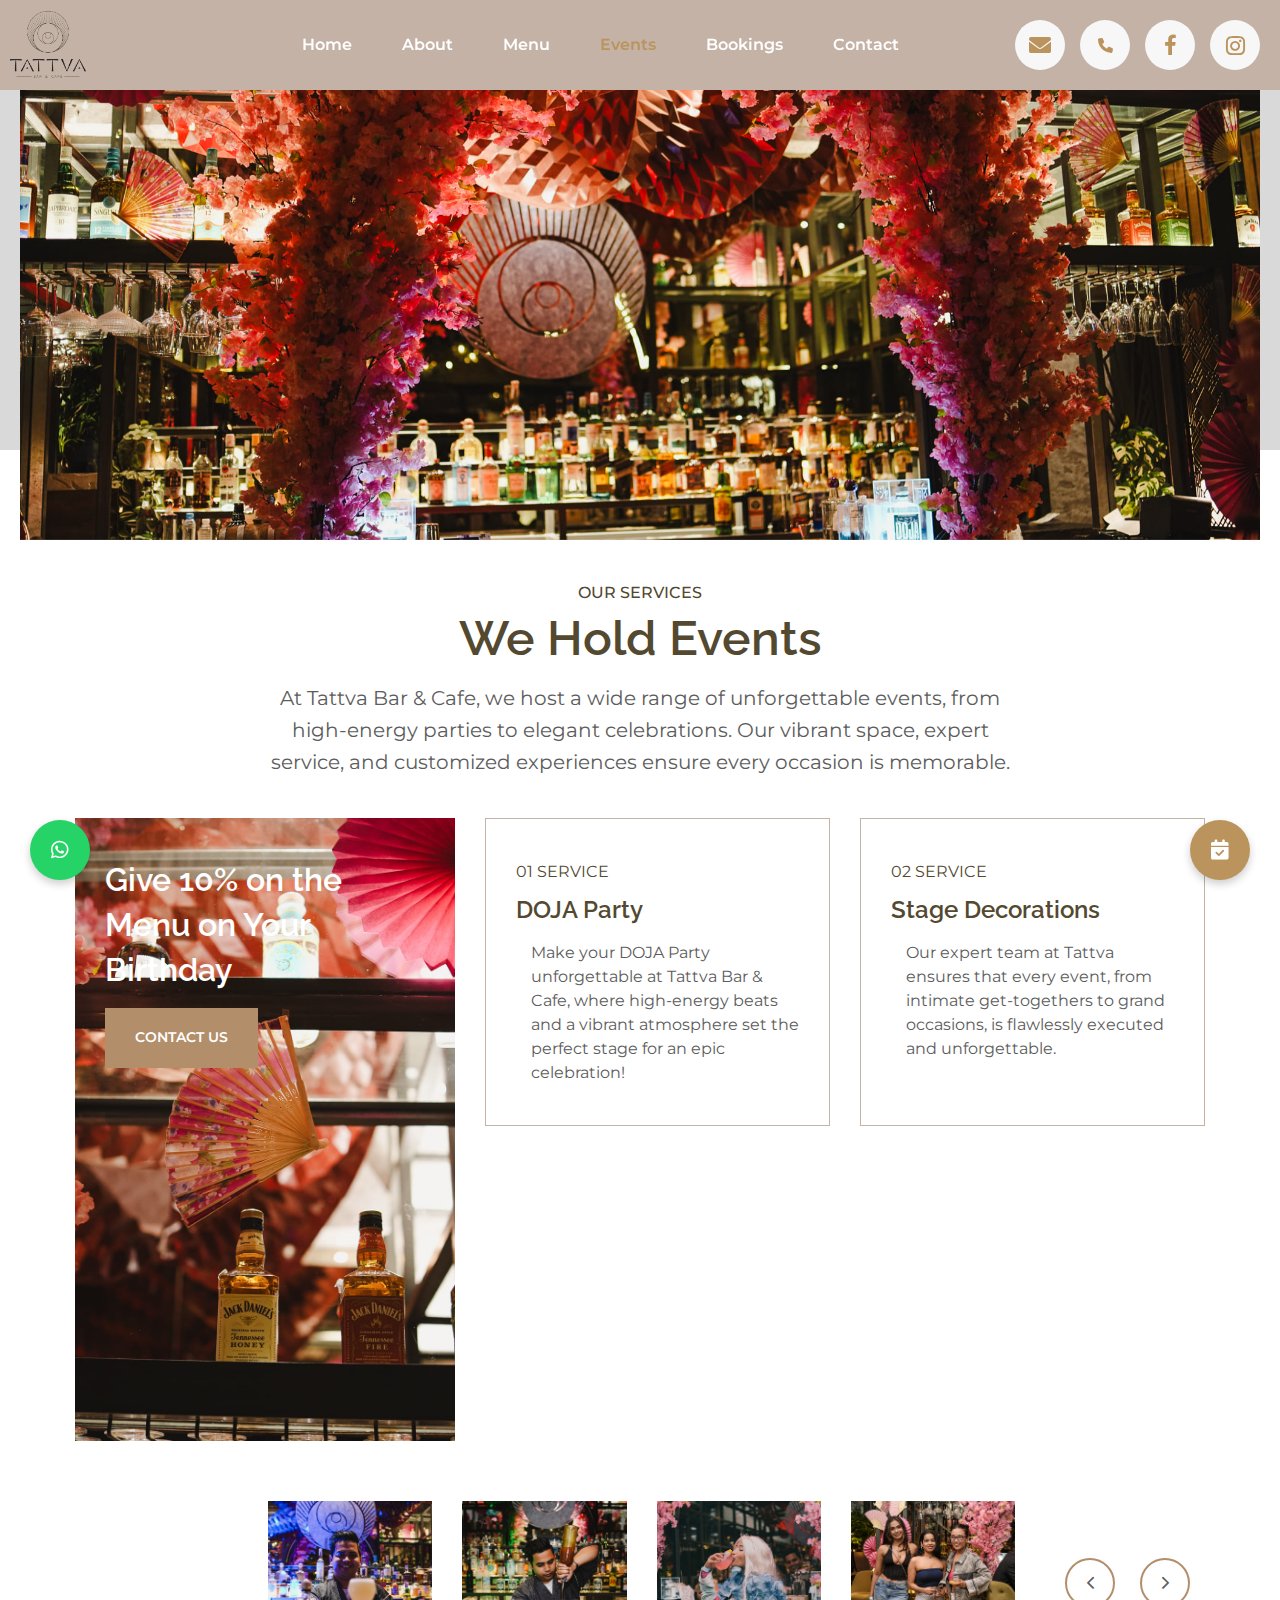
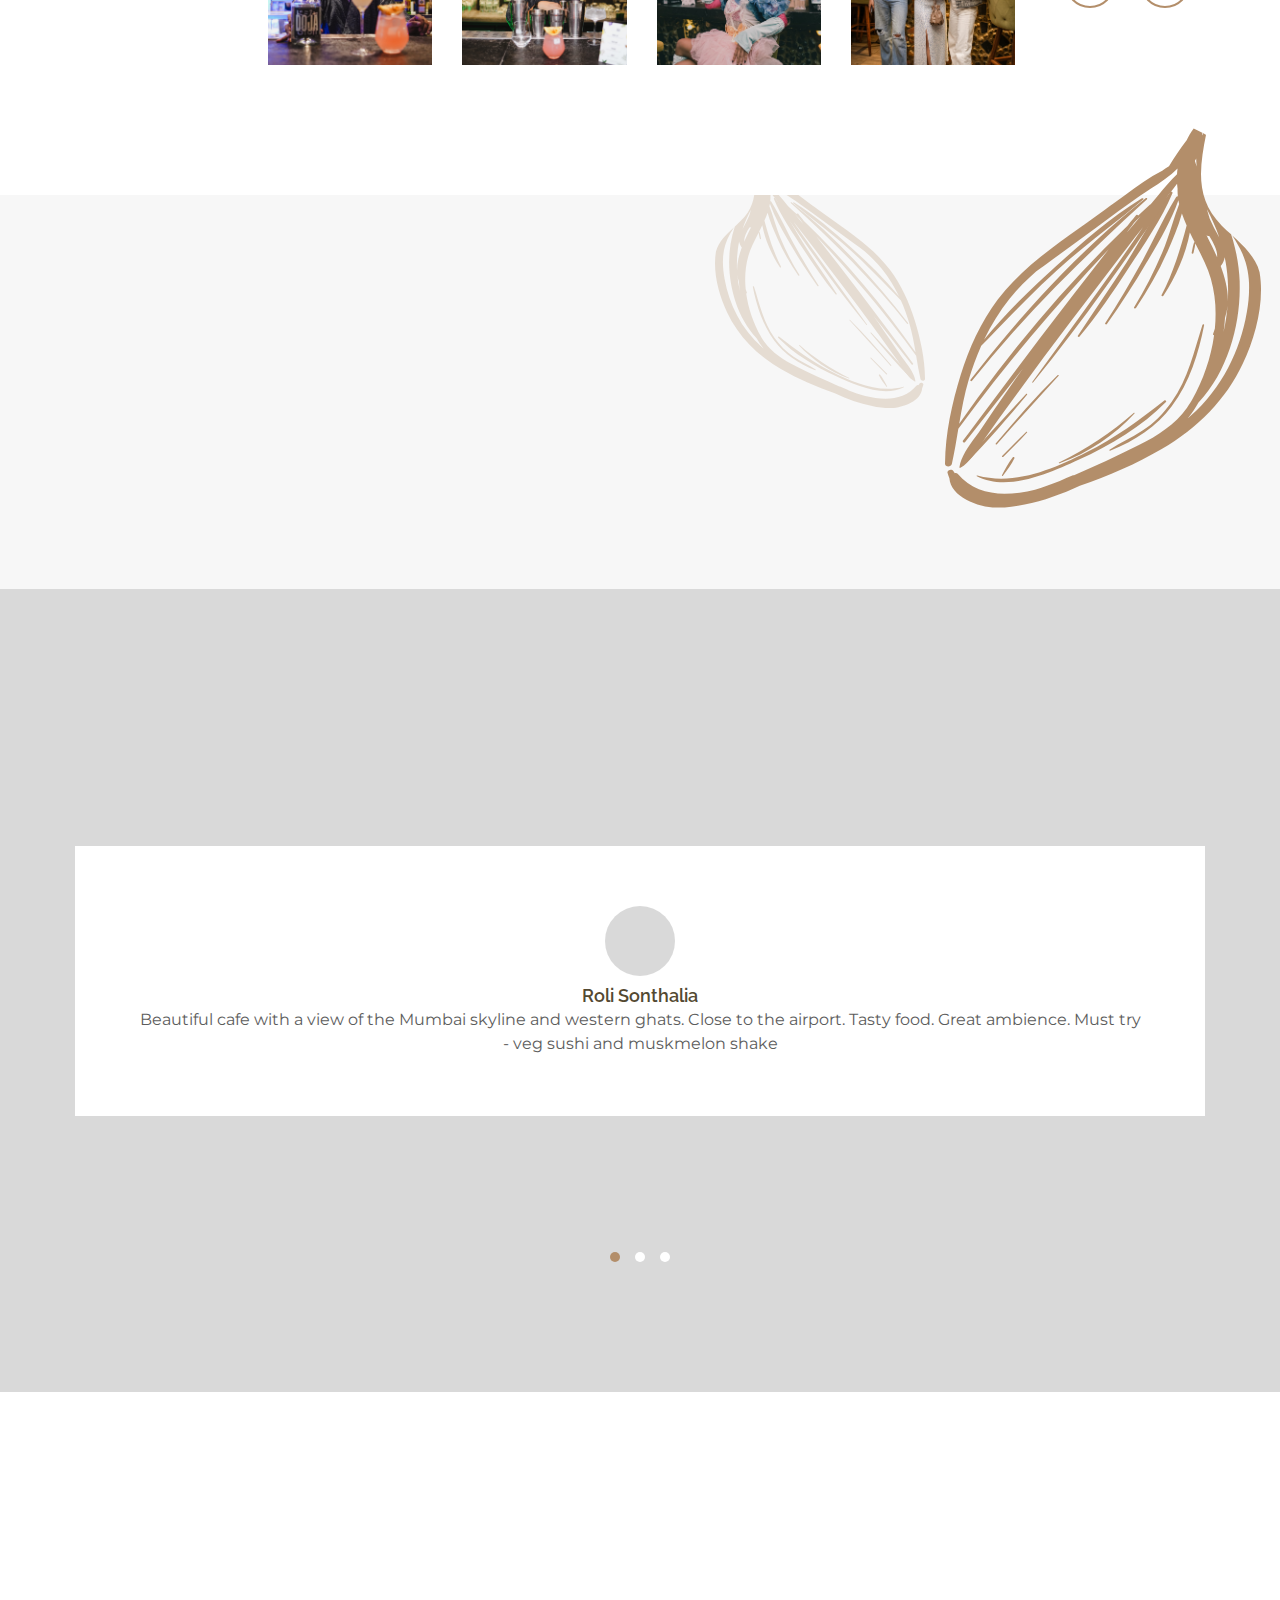
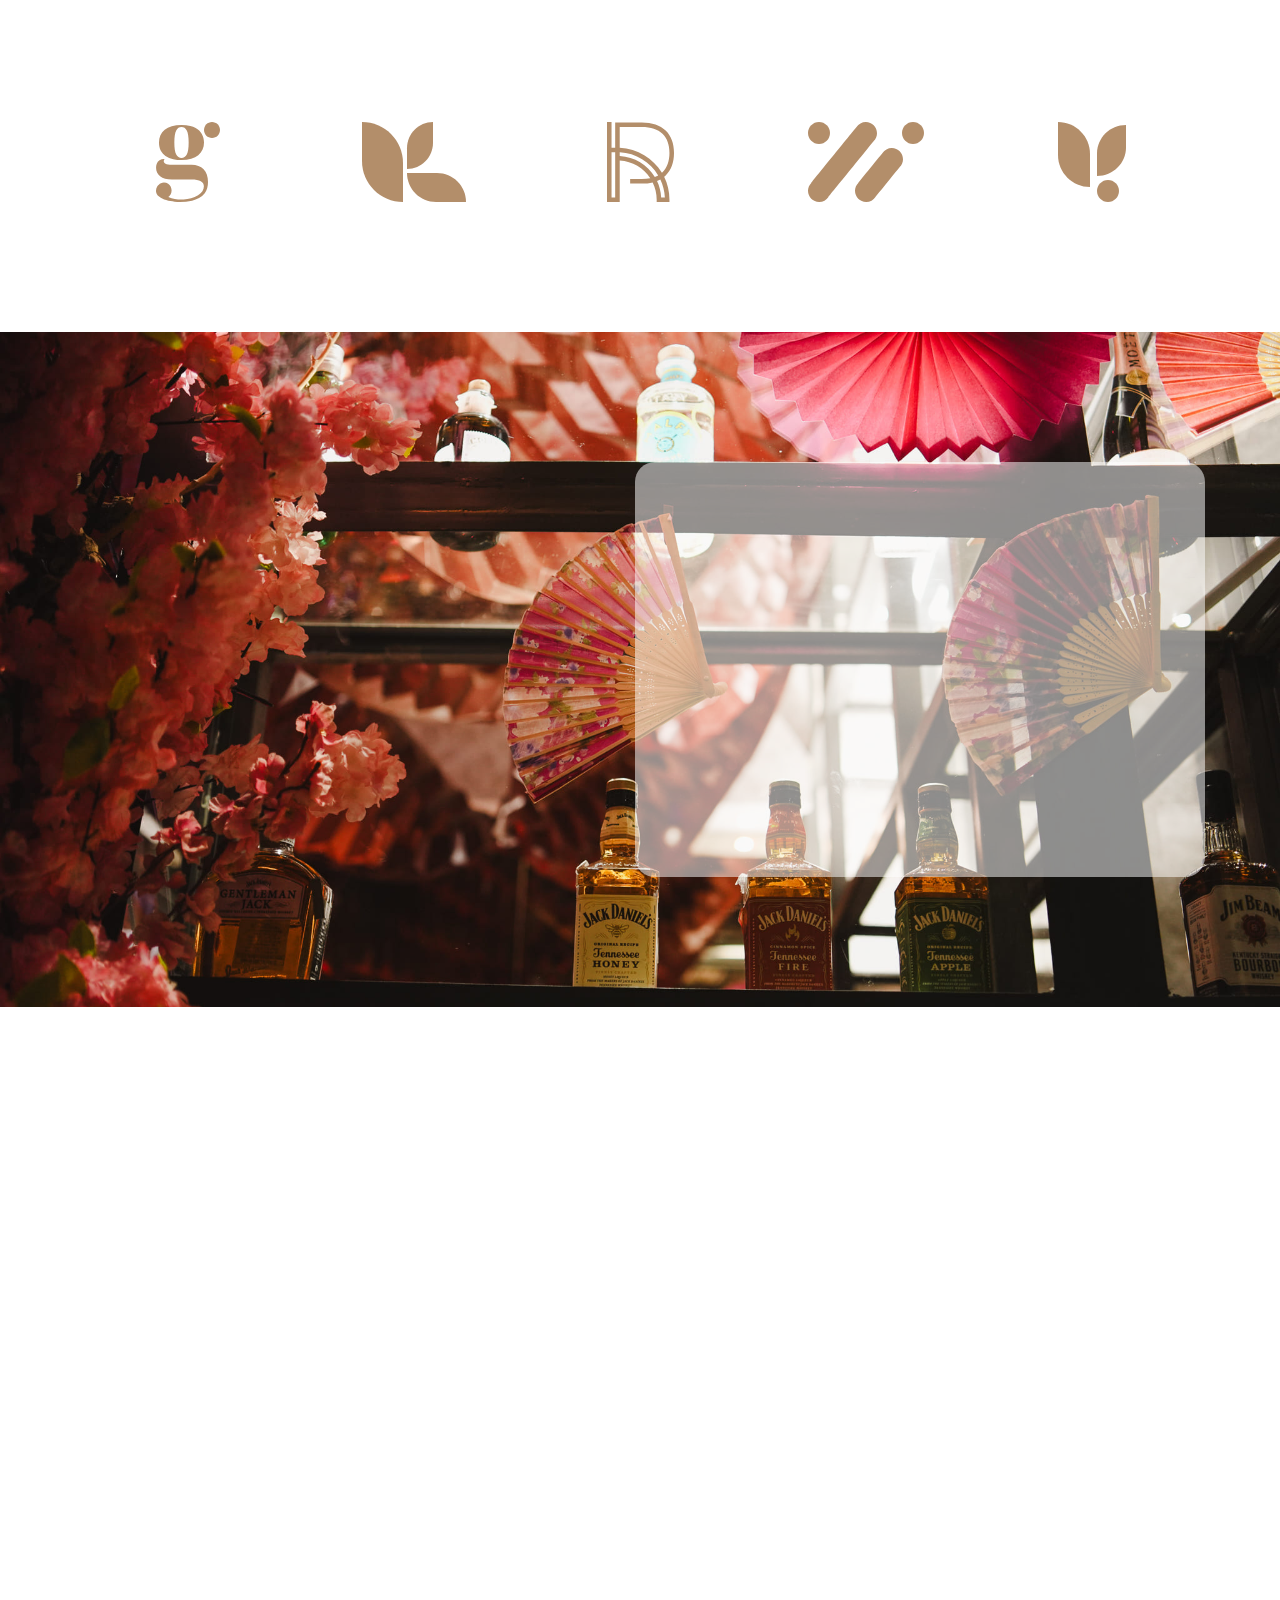
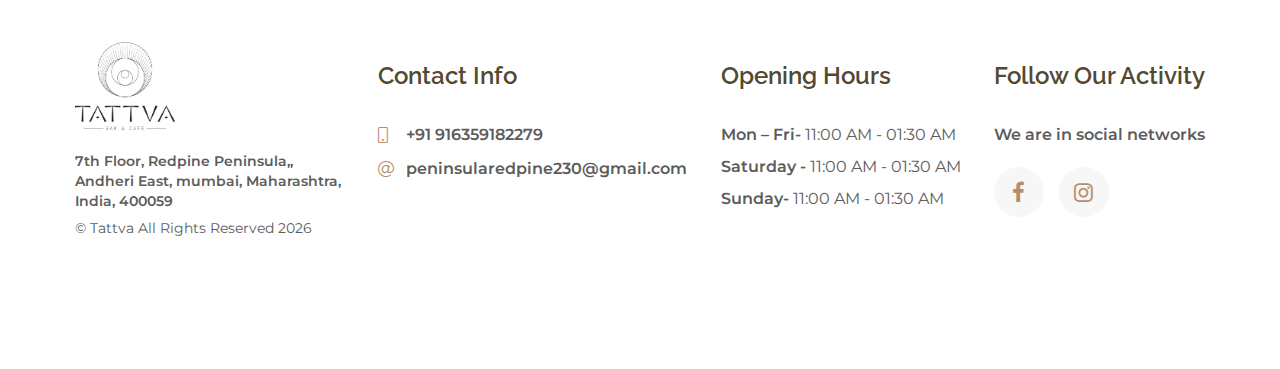
<file: services.html>
<!DOCTYPE html>
<html lang="en">

<head>
    <meta charset="UTF-8" />
    <meta name="viewport" content="width=device-width, initial-scale=1.0, minimum-scale=1.0" />
    <meta http-equiv="X-UA-Compatible" content="ie=edge" />
    <title>Events | Tattva</title>
    <link rel="icon" type="image/png" href="Tattva_imgs/PNGs/Logomark/Logomark_White.png">
    <script id="www-widgetapi-script" src="https://s.ytimg.com/yts/jsbin/www-widgetapi-vflS50iB-/www-widgetapi.js"
        async=""></script>
    <script src="https://www.youtube.com/player_api"></script>
    <link rel="stylesheet preload" as="style" href="css/preload.min.css" />
    <link rel="stylesheet preload" as="style" href="css/icomoon.css" />
    <link rel="stylesheet preload" as="style" href="css/libs.min.css" />

    <link rel="stylesheet" href="css/services.min.css" />
    <link rel="stylesheet" href="https://cdnjs.cloudflare.com/ajax/libs/font-awesome/6.0.0-beta3/css/all.min.css">
    <style>
        .header {
            max-height: 90px;
            -webkit-backdrop-filter: blur(5px);
            backdrop-filter: blur(15px);
            background-color: #c3b2a5;
        }

        .header_nav-list {
            display: flex;
            justify-content: center;
            align-items: center;
            gap: 50px;
            color: #fff;
        }

        .header_nav-socials .link i {
            color: #BA945C;
            transition: color 0.3s ease;
        }

        .header_nav-socials .link:hover i {
            color: #fff !important;
        }

        html::-webkit-scrollbar {
            display: none;
            overflow: hidden;
        }

        .logo_img img {
            max-height: 80px;
            max-width: 100%;
            height: auto;
        }


        .nav-item .nav-item_text {
            color: #fff;
            transition: color 0.3s;
        }

        .nav-item.nav-link.active .nav-item_text {
            color: #BA945C;
            font-weight: bold;
        }

        .page_cover-img {
            display: block;
            min-height: 70vh !important;
            background-size: cover;
            background-position: center;
            width: 100%;
            -webkit-backdrop-filter: blur(2px);
            backdrop-filter: blur(12px);
        }


        .page_cover-img {
            position: relative;
            width: 100%;
            height: 100%;
        }

        .floating-buttons {
            position: fixed;
            bottom: 20px;
            z-index: 1000;
        }

        .whatsapp-button,
        .book-now-button {
            display: flex;
            align-items: center;
            justify-content: center;
            width: 60px;
            height: 60px;
            border-radius: 50%;
            color: white;
            text-decoration: none;
            margin: 0 10px;
            transition: background 0.3s;
        }

        .whatsapp-button {
            background-color: #25D366;
            box-shadow: 0 4px 8px rgba(0, 0, 0, 0.2);
        }

        .book-now-button {
            background-color: #BA945C;
            box-shadow: 0 4px 8px rgba(0, 0, 0, 0.2);
        }

        .whatsapp-button:hover,
        .book-now-button:hover {
            opacity: 0.8;
        }

        .book-now-button {
            float: right;
            position: fixed;
            bottom: 20px;
            right: 20px;
        }

        .whatsapp-button {
            float: left;
            position: fixed;
            bottom: 20px;
            left: 20px;
        }

        @media (max-width: 768px) {
            iframe {
                height: 400px;
            }
        }
    </style>
</head>

<body>
    <header class="header" data-page="about" data-page-parent="@@parent">
        <div class="container d-flex align-items-center justify-content-between flex-wrap flex-xl-nowrap">
            <a class="logo h3" href="index.html">
                <span class="logo_img">
                    <img src="./Tattva_imgs/PNGs/Logo Stacked/Logo Stacked_Black.png" alt="Logo" />
                </span>
            </a>
            <nav class="header_nav text--medium text--md collapse" id="headerMenu">
                <ul class="header_nav-list">
                    <li class="header_nav-list_item">
                        <a class="nav-item nav-link" href="index.html" data-page="index" data-single="true">
                            <span class="nav-item_text">Home</span>
                        </a>
                    </li>
                    <li class="header_nav-list_item">
                        <a class="nav-item nav-link" href="about.html" data-page="about" data-single="true">
                            <span class="nav-item_text">About</span>
                        </a>
                    </li>
                    <li class="header_nav-list_item">
                        <a class="nav-item nav-link" href="menu.html" data-page="menu" data-single="true">
                            <span class="nav-item_text">Menu</span>
                        </a>
                    </li>
                    <li class="header_nav-list_item">
                        <a class="nav-item nav-link" href="services.html" data-page="services" data-single="true">
                            <span class="nav-item_text">Events</span>
                        </a>
                    </li>
                    <li class="header_nav-list_item">
                        <a class="nav-item nav-link" href="https://www.zomato.com/mumbai/tattva-bar-cafe-marol?amp=1"
                            data-page="booking" data-single="true">
                            <span class="nav-item_text">Bookings</span>
                        </a>
                    </li>


                    <li class="header_nav-list_item">

                        <a class="nav-item nav-link" href="contact.html" data-page="contact" data-single="true">
                            <span class="nav-item_text">Contact</span>
                        </a>
                    </li>
                </ul>
                <ul class="header_nav-socials d-flex">
                    <li>
                        <a class="link" href="mailto:peninsularedpine230@gmail.com" target="_blank"
                            rel="noopener noreferrer">
                            <i class="fas fa-envelope" style="color:#BA945C;"></i>
                        </a>
                    </li>
                    <li>
                        <a class="link" href="tel:+91916359182279" target="_blank" rel="noopener noreferrer">
                            <i class="fas fa-phone" style="color: #BA945C; font-size: 15px;"></i>
                        </a>
                    </li>
                    <li>
                        <a class="link"
                            href="https://www.facebook.com/people/Tattva-Mumbai/61556570516912/?mibextid=LQQJ4d"
                            target="_blank" rel="noopener noreferrer">
                            <i class="icon-facebook icon"></i>
                        </a>
                    </li>
                    <li>
                        <a class="link"
                            href="https://www.instagram.com/tattvabarandcafemumbai/?igsh=a3AxeHYyODM3ajY2&utm_source=qr"
                            target="_blank" rel="noopener noreferrer">
                            <i class="icon-instagram icon"></i>
                        </a>
                    </li>
                </ul>
            </nav>
            <button class="header_trigger" id="headerTrigger" data-bs-toggle="collapse" data-bs-target="#headerMenu"
                aria-controls="headerMenu" aria-expanded="false" type="button">
                <span class="line"></span>
                <span class="line"></span>
                <span class="line line--short"></span>
            </button>
        </div>
    </header>
    <header class="page">
        <div class="page_cover d-flex flex-column align-items-center justify-content-center">
            <div class="page_cover-img"
                style="background-image: url('compressed-imgs/img1.jpg');background-size: cover; background-position: center; height:65vh; width: 100%;">
            </div>
            <!-- <h2 class="page_cover-title">Services</h2> -->
        </div>
        <!-- <div class="page_breadcrumbs">
                <ul class="page_breadcrumbs-list d-flex flex-wrap justify-content-center h5">
                    <li>
                        <a class="link" href="index.html">Home</a>
                    </li>

                    <li>Services</li>
                </ul>
            </div> -->
    </header>
    <!-- services content start -->
    <main>
        <!-- services section start -->
        <section class="services section">
            <div class="container">
                <div class="section_header centered">
                    <span class="section_header-subtitle" data-aos="fade-down">our services</span>
                    <h2 class="section_header-title" data-aos="fade-up">We Hold Events</h2>
                    <p class="section_header-text" data-aos="fade-up" data-aos-delay="50">
                        At Tattva Bar & Cafe, we host a wide range of unforgettable events, from high-energy parties to
                        elegant celebrations. Our vibrant space, expert service, and customized experiences ensure every
                        occasion is memorable.
                    </p>
                </div>
                <div class="services_main">
                    <div class="services_main-banner">
                        <div class="services_main-banner_bg">
                            <picture>
                                <source data-srcset="compressed-imgs/img2.jpg" srcset="compressed-imgs/img2.jpg"
                                    type="image/webp" />
                                <img class="lazy" data-src="compressed-imgs/img2.jpg" src="compressed-imgs/img2.jpg"
                                    alt="Give 10% on the Menu on Your Birthday" />
                            </picture>
                        </div>
                        <h3 style="color: #fff;" class="services_main-banner_title">Give 10% on the Menu on Your
                            Birthday</h3>
                        <a class="services_main-banner_btn btn" href="contacts.html">Contact us</a>
                    </div>
                    <ul class="services_main-list">
                        <li class="services_main-list_item" data-aos="fade-up">
                            <span class="subtitle">01 service</span>
                            <h4 class="title">DOJA Party</h4>
                            <p class="text text--md">
                                Make your DOJA Party unforgettable at Tattva Bar & Cafe, where high-energy beats and a
                                vibrant atmosphere set the perfect stage for an epic celebration!

                            </p>
                        </li>
                        <li class="services_main-list_item" data-aos="fade-up" data-aos-delay="50">
                            <span class="subtitle">02 service</span>
                            <h4 class="title">Stage Decorations</h4>
                            <p class="text text--md">
                                Our expert team at Tattva ensures that every event, from intimate get-togethers to grand
                                occasions, is flawlessly executed and unforgettable.
                            </p>
                        </li>
                        <li class="services_main-list_item" data-aos="fade-up" data-aos-delay="100">
                            <span class="subtitle">03 service</span>
                            <h4 class="title">Anniversaries</h4>
                            <p class="text text--md">
                                Celebrate your Anniversary in style at Tattva, with personalized touches and a menu
                                crafted to make your special day even more memorable.
                            </p>
                        </li>
                        <li class="services_main-list_item" data-aos="fade-up" data-aos-delay="150">
                            <span class="subtitle">04 service</span>
                            <h4 class="title">Fashion Concerts</h4>
                            <p class="text text--md">
                                Elevate your Fashion Concert with our stylish setting, where every detail, from stage
                                decorations to ambiance, creates a runway-worthy experience.
                            </p>
                        </li>
                    </ul>
                </div>
                <div class="services_gallery">
                    <div class="section_header">
                        <span class="section_header-subtitle" data-aos="fade-down">Gallery</span>
                        <h3 class="section_header-title" data-aos="fade-right">Happy Moments</h3>
                    </div>
                    <div class="services_gallery-slider swiper gallery">
                        <div class="swiper-wrapper">
                            <div class="services_gallery-slider_slide swiper-slide">
                                <a href="compressed-imgs/img3.jpg" data-role="gallery">
                                    <picture>
                                        <source data-srcset="compressed-imgs/img3.jpg" srcset="compressed-imgs/img3.jpg"
                                            type="image/webp" />
                                        <img class="lazy" data-src="compressed-imgs/img3.jpg"
                                            src="compressed-imgs/img3.jpg" alt="Our Gallery" />
                                    </picture>
                                </a>
                            </div>
                            <div class="services_gallery-slider_slide swiper-slide">
                                <a href="compressed-imgs/img6.jpg" data-role="gallery">
                                    <picture>
                                        <source data-srcset="compressed-imgs/img6.jpg" srcset="compressed-imgs/img6.jpg"
                                            type="image/webp" />
                                        <img class="lazy" data-src="compressed-imgs/img6.jpg"
                                            src="compressed-imgs/img6.jpg" alt="Our Gallery" />
                                    </picture>
                                </a>
                            </div>
                            <div class="services_gallery-slider_slide swiper-slide">
                                <a href="compressed-imgs/img7 (2).jpg" data-role="gallery">
                                    <picture>
                                        <source data-srcset="compressed-imgs/img7 (2).jpg"
                                            srcset="compressed-imgs/img7 (2).jpg" type="image/webp" />
                                        <img class="lazy" data-src="photos/img7.jpg" src="compressed-imgs/img7 (2).jpg"
                                            alt="Our Gallery" />
                                    </picture>
                                </a>
                            </div>
                            <div class="services_gallery-slider_slide swiper-slide">
                                <a href="compressed-imgs/img9.jpg" data-role="gallery">
                                    <picture>
                                        <source data-srcset="compressed-imgs/img9.jpg" srcset="compressed-imgs/img9.jpg"
                                            type="image/webp" />
                                        <img class="lazy" data-src="compressed-imgs/img9.jpg"
                                            src="compressed-imgs/img9.jpg" alt="Our Gallery" />
                                    </picture>
                                </a>
                            </div>
                        </div>
                    </div>
                    <div class="services_gallery-slider_nav swiper-nav swiper-nav--round">
                        <a class="swiper-button-prev swiper-nav-item" href="#">
                            <i class="icon-chevron-left"></i>
                        </a>
                        <a class="swiper-button-next swiper-nav-item" href="#">
                            <i class="icon-chevron-right"></i>
                        </a>
                    </div>
                </div>
            </div>
        </section>
        <!-- services section end -->
        <!-- info section start -->
        <div class="info">
            <div class="container">
                <div class="info_main section">
                    <h3 class="info_main-title" data-aos="fade-right">
                        With a full range of event management services and a super menu, our clients achieve successful
                        and prosperous
                        events!
                    </h3>
                    <span class="info_main-img media parallaxY">
                        <svg width="50" height="60" viewBox="0 0 50 60" fill="none" xmlns="http://www.w3.org/2000/svg">
                            <path
                                d="M20.9966 22.1592C18.4915 18.3418 15.7608 14.4083 14.0128 10.2651C13.9355 10.0846 14.2289 9.88935 14.3636 10.0752C16.946 13.6545 18.9728 17.5776 21.3255 21.2792C23.7972 25.1696 26.5216 28.9344 28.9839 32.8273C29.0611 32.9489 28.8408 33.0668 28.7468 32.9554C25.8752 29.5476 23.4056 25.8306 20.9966 22.1592Z"
                                fill="currentColor" />
                            <path
                                d="M45.9711 39.7741C46.0825 39.9177 45.844 40.09 45.7295 39.9454C37.5404 29.5408 27.9963 20.285 18.031 11.191C17.9301 11.0989 18.0982 10.9378 18.2096 11.0252C28.8619 19.3896 37.947 29.4376 45.9711 39.7741Z"
                                fill="currentColor" />
                            <path
                                d="M46.356 52.0802C46.5579 52.3127 46.7598 52.5463 46.9618 52.7804C47.0971 52.9156 46.8404 53.0854 46.7029 52.9508C43.2114 49.5229 40.1086 45.8026 37.0188 42.1333C36.9479 42.0486 37.095 41.9472 37.1734 42.0319C38.9047 43.8999 40.6413 45.7641 42.3586 47.6426C43.1759 48.5368 43.9857 49.4362 44.8009 50.333C45.2004 50.7735 45.6826 51.2061 46.0166 51.6824C46.0628 51.7489 46.1606 51.9071 46.2561 52.0655C46.2851 52.0487 46.3313 52.0477 46.356 52.0802Z"
                                fill="currentColor" />
                            <path
                                d="M44.895 54.9343C44.9895 54.9091 45.042 55.0109 44.9577 55.0555C40.092 57.5843 33.2597 54.4552 28.8741 52.4442C23.8193 50.1248 18.7707 47.079 15.041 43.2758C14.9053 43.1374 15.1366 42.911 15.299 43.0367C19.2281 46.0989 23.0905 48.9896 27.6919 51.2889C32.8053 53.8433 38.9303 56.5557 44.895 54.9343Z"
                                fill="currentColor" />
                            <path
                                d="M14.1514 43.2788C15.3825 45.0267 16.9125 46.6079 18.8116 47.8555C20.4654 48.943 22.3341 49.7539 23.9679 50.8628C24.0402 50.9121 23.9804 51.0305 23.8871 50.9927C19.9389 49.4296 16.4627 47.1233 14.1252 43.9592C11.3075 40.1451 9.87187 35.5416 9.00253 31.1299C8.97212 30.9794 9.22485 30.9506 9.27099 31.0915C10.6101 35.2584 11.5067 39.5212 14.1514 43.2788Z"
                                fill="currentColor" />
                            <path
                                d="M31.8875 52.995C27.3522 51.3815 23.0518 48.4439 20.0199 45.1159C19.9516 45.0409 20.0751 44.9578 20.1494 45.0243C23.7578 48.2226 27.5219 50.6299 31.9638 52.8677C32.0462 52.9086 31.9739 53.0254 31.8875 52.995Z"
                                fill="currentColor" />
                            <path
                                d="M41.9772 49.8391C42.0642 49.9407 41.8806 50.0644 41.7925 49.961C38.633 46.2853 35.2705 42.7394 32.0186 39.1181C31.951 39.0428 32.0841 38.9545 32.1582 39.027C35.6645 42.4747 38.8445 46.1607 41.9772 49.8391Z"
                                fill="currentColor" />
                            <path
                                d="M37.1689 48.0282C38.4798 49.2602 39.7077 50.5576 40.9699 51.8233C41.0778 51.9322 40.8693 52.0694 40.7614 51.9596C39.5128 50.6857 38.2185 49.4312 37.0206 48.1253C36.947 48.0458 37.088 47.952 37.1689 48.0282Z"
                                fill="currentColor" />
                            <path
                                d="M40.8368 54.968C40.2 54.0905 39.4653 53.1642 39.0122 52.1969C38.9463 52.056 39.1639 51.9235 39.2703 52.0523C39.9645 52.8975 40.4779 53.9393 40.9913 54.8819C41.0365 54.9637 40.8942 55.0475 40.8368 54.968Z"
                                fill="currentColor" />
                            <path fill-rule="evenodd" clip-rule="evenodd"
                                d="M15.7825 50.7782C10.0441 47.443 5.52942 42.8818 2.89309 37.2549C0.855698 32.9035 -0.574505 27.58 0.225789 22.7436C0.918689 20.3035 2.66694 18.6645 4.54841 16.9397C3.93089 17.8886 3.36088 18.8604 2.91787 19.8876C1.63431 22.8629 1.71485 26.0653 2.26112 29.1681C3.32473 35.2168 6.1965 41.0926 11.1325 45.4661C11.217 45.5405 11.3031 45.613 11.3894 45.6856C11.4422 45.7301 11.4951 45.7746 11.5476 45.8196C10.9229 45.0431 10.3797 44.2199 9.89231 43.3656C5.3549 38.5328 3.40425 31.4322 3.36604 25.4243C3.34745 22.5057 3.80904 19.5878 4.72086 16.7824L4.74074 16.7641C5.22793 16.3167 5.72291 15.8622 6.20683 15.3838C10.4644 11.1883 9.73225 6.05806 8.69858 0.995564C8.77782 0.952988 8.85801 0.911854 8.93828 0.870682C9.00237 0.837807 9.0665 0.804909 9.13022 0.77124C9.15294 0.808102 9.17641 0.844898 9.19991 0.881729C9.24904 0.95874 9.29827 1.0359 9.34088 1.11415C9.32952 1.023 9.32126 0.929024 9.3161 0.833221C9.29383 0.805431 9.26985 0.778599 9.24585 0.751751C9.23758 0.742493 9.2293 0.733231 9.22109 0.72393C9.69404 0.476818 10.1711 0.235355 10.6513 0C11.1315 0.604614 11.5115 1.30183 11.7645 1.8925C12.7682 3.21959 13.7058 4.59079 14.565 5.9897C14.9109 6.20227 15.2476 6.43552 15.5811 6.67516C15.5887 6.67809 15.5962 6.6799 15.6037 6.68169C15.6125 6.68381 15.6212 6.68589 15.6296 6.68975C17.7113 7.71412 19.5852 9.10894 21.4303 10.4824C22.0153 10.9178 22.5974 11.3511 23.1824 11.7698C23.7066 12.1447 24.2309 12.5196 24.7553 12.8946C26.5826 14.2012 28.41 15.508 30.2363 16.8169C34.4835 19.8588 38.6254 23.0217 41.6542 27.0897C44.3679 30.733 46.2174 34.8013 47.5103 38.9968C48.8961 43.4943 50.0061 48.3911 50 53.0681C50 53.6314 49.0365 53.6203 48.9208 53.1036C48.5153 51.2944 48.2128 49.4751 47.9105 47.6571L47.8913 47.5416C40.6432 37.585 32.6351 28.197 24.0952 19.1285C31.4267 28.3995 38.5043 37.8487 45.5667 47.2777C46.0952 47.9832 46.6236 48.6886 47.1519 49.3938C47.3058 49.5989 46.9733 49.8449 46.8101 49.6381C46.2697 48.9517 45.7291 48.2652 45.1885 47.5787C42.6782 44.3912 40.1662 41.2015 37.6641 38.0041C38.4964 39.1726 39.3256 40.3441 40.1455 41.5198C41.5241 43.4982 42.9006 45.4778 44.2316 47.4803C44.5191 47.9126 44.8517 48.366 45.1955 48.8345C46.2977 50.3369 47.5144 51.9951 47.723 53.6139C47.7333 53.6897 47.6393 53.7463 47.566 53.7015C46.1471 52.8311 45.1238 51.2524 44.184 49.8024C43.8681 49.3151 43.5616 48.8422 43.2527 48.4158C42.6134 47.5327 41.9774 46.6479 41.3414 45.7631C40.5166 44.6158 39.6918 43.4684 38.8599 42.3249C35.9106 38.2712 32.9253 34.2398 29.8738 30.2455C28.7817 28.816 27.6913 27.3855 26.6009 25.9549C24.7139 23.4792 22.8268 21.0034 20.9302 18.5331C20.5895 18.0899 20.2491 17.6466 19.9086 17.2032C19.5049 16.6775 19.101 16.1517 18.6966 15.6255C19.0828 16.2152 19.469 16.8013 19.8655 17.3756C21.6871 20.0144 23.5345 22.6406 25.4067 25.2531C27.6622 28.3994 29.9418 31.5336 32.2215 34.6679C33.5477 36.4913 34.874 38.3148 36.1957 40.1409C36.2473 40.2121 36.1358 40.2967 36.0769 40.2248C32.1064 35.3582 28.3455 30.3758 24.7065 25.3104C23.0109 22.9515 21.337 20.5823 19.6817 18.2005C19.2763 17.617 18.8552 17.0324 18.4317 16.4445C17.0551 14.5331 15.6528 12.5861 14.6776 10.5256C14.1994 9.94133 13.7255 9.34957 13.2814 8.74706C13.2639 9.01131 13.2381 9.27583 13.204 9.54008C13.2143 9.94306 13.2019 10.3451 13.1575 10.7478C13.2587 10.7436 13.3671 10.777 13.4219 10.8635C14.6218 12.7883 15.6339 14.8158 16.6451 16.8416C17.3369 18.2274 18.0283 19.6125 18.7792 20.9633C20.6317 24.296 22.5907 27.5847 24.6621 30.8159C24.7509 30.9544 24.4855 31.1039 24.3874 30.9648C22.1507 27.7907 20.0359 24.5574 18.1038 21.2303C17.9535 20.9716 17.8021 20.7121 17.6502 20.4516C15.9433 17.525 14.1727 14.4894 13.0718 11.3531C13.0377 11.5565 12.9954 11.7605 12.9489 11.9637C13.3596 13.047 13.7144 14.1484 14.0696 15.2509C14.5566 16.7626 15.0442 18.2761 15.6771 19.7473C16.938 22.677 18.3796 25.5448 20.0803 28.2964C20.1825 28.4598 19.8882 28.5698 19.7839 28.4131C17.9169 25.6096 16.2162 22.7318 14.8861 19.6928L14.8568 19.6259C14.0087 17.6926 13.0849 15.5866 12.5173 13.4824C12.3004 14.1158 12.0464 14.7478 11.7665 15.3784C12.7744 19.1541 13.8804 22.7781 15.7329 26.374C15.8176 26.54 15.5439 26.6403 15.4448 26.4879C13.4983 23.4756 11.9111 19.9933 11.2575 16.4804C11.0086 16.9963 10.7504 17.5112 10.4902 18.0236C10.5356 18.0108 10.5852 18.0218 10.6059 18.0767C10.7359 18.4369 10.8079 18.8224 10.879 19.2034C10.9094 19.3668 10.9398 19.5294 10.9745 19.6889C11.0086 19.8495 10.7225 19.8915 10.6916 19.7309C10.6616 19.5785 10.6269 19.4246 10.5921 19.2699C10.5116 18.9126 10.4301 18.5509 10.4035 18.1942C10.3525 18.2943 10.3016 18.3944 10.2507 18.4943C9.3258 20.3112 8.421 22.0885 7.93649 23.7872C7.21468 26.3185 7.04429 28.9882 7.29936 31.6501C7.3861 31.94 7.48007 32.2323 7.59262 32.5267C7.6329 32.6336 7.52963 32.7358 7.42534 32.7236C7.92204 36.2978 9.16843 39.8189 10.9053 42.9274C10.9663 43.0371 11.0306 43.1429 11.0951 43.2488C11.1103 43.2738 11.1256 43.2989 11.1408 43.324C11.3359 43.6221 11.5332 43.9208 11.7314 44.2209C13.615 46.8352 16.2823 48.545 19.3988 50.1402C22.7187 51.8403 26.1398 53.3753 29.5868 54.8637C29.6394 54.8612 29.6931 54.8665 29.7489 54.89C30.3957 55.1621 31.0339 55.4459 31.6705 55.729C31.727 55.7541 31.7835 55.7793 31.84 55.8044C33.0884 56.3011 34.4133 56.7814 35.7619 57.1688C40.3159 58.2555 44.9906 58.2812 48.0018 54.6632C48.1298 54.5084 48.3075 54.4966 48.451 54.5557C48.4663 54.5343 48.4816 54.5131 48.4968 54.4919C48.5703 54.39 48.6432 54.2888 48.7133 54.18C48.9477 53.8165 49.7087 54.0572 49.6045 54.4727C49.527 54.7761 49.4237 55.0624 49.306 55.3387C49.1294 58.2645 44.8223 59.9273 41.9412 59.9956C40.4852 60.0302 38.9332 59.8589 37.3997 59.5135C34.4174 58.9666 31.4827 57.8663 28.6688 56.5617C24.1634 55.0122 19.7468 53.0827 15.7825 50.7782ZM13.2938 7.24842C13.2773 6.9468 13.2463 6.64527 13.204 6.3462C14.3663 7.53481 15.9238 8.54931 17.4114 9.51836L17.4117 9.51851C18.0082 9.90707 18.5934 10.2883 19.1375 10.6705C21.4165 12.2721 23.655 13.9132 25.8955 15.5558L25.8957 15.5559L25.8959 15.556L25.8962 15.5563L26.0479 15.6675C28.32 17.3337 30.5968 18.9934 32.8739 20.6533C33.7657 21.3033 34.6576 21.9535 35.5492 22.604C37.0744 23.9321 38.5026 25.3442 39.7541 26.901C41.3805 28.9245 42.7116 31.1139 43.8083 33.3956C40.415 29.2656 36.4321 25.4105 32.4069 21.7818C28.2092 17.9973 23.7854 14.0888 18.8411 11.0643C18.6997 10.9775 18.4952 11.1545 18.6274 11.2648C20.4282 12.7772 22.2774 14.2381 24.1262 15.6988C26.8647 17.8624 29.6026 20.0254 32.1818 22.3544C35.6011 25.4414 38.7528 28.6972 41.9164 31.9653C42.6977 32.7724 43.4798 33.5803 44.2667 34.3865C45.0557 36.1547 45.7124 37.9688 46.2566 39.799C46.9371 42.0871 47.3616 44.4022 47.7529 46.7212C39.9937 35.6369 31.1419 24.9896 21.1171 15.3959C20.9543 15.193 20.7921 14.9901 20.6299 14.7872L20.6287 14.7857C20.3561 14.4446 20.0837 14.1037 19.8087 13.7633C19.691 13.6184 19.5051 13.6747 19.4256 13.7942C18.8029 13.2129 18.1772 12.6328 17.5442 12.0595C17.5318 12.048 17.5172 12.045 17.5022 12.0419L17.4946 12.0403L17.4838 12.0274C17.4285 11.9616 17.3732 11.8957 17.317 11.8299C16.9635 11.4164 16.6129 10.9915 16.2598 10.5635L16.2598 10.5635L16.2598 10.5634C15.3226 9.42753 14.3679 8.27026 13.2938 7.24842ZM5.29397 28.0778C5.40343 29.4486 5.61925 30.8124 5.92388 32.1586C5.81442 31.4247 5.73594 30.6884 5.6936 29.9517C5.48501 29.3411 5.3549 28.7148 5.29397 28.0778ZM5.453 22.0816C5.2124 23.8491 5.1556 25.6384 5.2568 27.4215C5.21136 25.5547 5.6967 23.6224 6.38134 21.7911C6.01889 21.3261 5.82062 20.8557 5.74833 20.3818C5.63268 20.9405 5.53148 21.5055 5.453 22.0816ZM6.94516 20.3999C6.89353 19.3015 7.50588 18.1458 8.19259 17.0419C8.34439 17.0419 8.49515 16.9957 8.62216 16.8988C8.55082 17.0417 8.47931 17.1846 8.40783 17.3274C8.17305 17.7965 7.93857 18.2649 7.71138 18.7336C7.45115 19.2706 7.19196 19.8274 6.94516 20.3999ZM6.6426 17.2009L6.64264 17.2008C6.6576 17.174 6.67256 17.1472 6.68803 17.1203C7.22397 16.1895 7.69589 15.2552 8.10998 14.3084C8.19089 14.038 8.27265 13.7682 8.35437 13.4986C8.42909 13.252 8.50378 13.0056 8.57776 12.7588C7.79192 14.2361 7.12381 15.7359 6.59716 17.2815C6.61265 17.2547 6.62762 17.2278 6.6426 17.2009ZM19.4595 14.2924C19.3255 14.1555 19.1915 14.0187 19.058 13.8818C19.7891 14.7439 20.514 15.6109 21.2348 16.4815C21.0716 16.2599 20.9077 16.0387 20.7438 15.8174C20.5321 15.5316 20.3203 15.2459 20.1103 14.9593C19.8943 14.7365 19.6768 14.5144 19.4595 14.2924ZM10.1773 6.02425C10.23 5.60057 10.2558 5.1768 10.2517 4.75559C10.3198 4.87956 10.388 5.00343 10.4572 5.12667C10.3869 5.42292 10.2899 5.72445 10.1773 6.02425Z"
                                fill="currentColor" />
                        </svg>
                    </span>
                </div>
                <div class="info_media">
                    <span class="info_media-img media parallaxY">
                        <svg width="50" height="60" viewBox="0 0 50 60" fill="none" xmlns="http://www.w3.org/2000/svg">
                            <path
                                d="M20.9966 22.1592C18.4915 18.3418 15.7608 14.4083 14.0128 10.2651C13.9355 10.0846 14.2289 9.88935 14.3636 10.0752C16.946 13.6545 18.9728 17.5776 21.3255 21.2792C23.7972 25.1696 26.5216 28.9344 28.9839 32.8273C29.0611 32.9489 28.8408 33.0668 28.7468 32.9554C25.8752 29.5476 23.4056 25.8306 20.9966 22.1592Z"
                                fill="currentColor" />
                            <path
                                d="M45.9711 39.7741C46.0825 39.9177 45.844 40.09 45.7295 39.9454C37.5404 29.5408 27.9963 20.285 18.031 11.191C17.9301 11.0989 18.0982 10.9378 18.2096 11.0252C28.8619 19.3896 37.947 29.4376 45.9711 39.7741Z"
                                fill="currentColor" />
                            <path
                                d="M46.356 52.0802C46.5579 52.3127 46.7598 52.5463 46.9618 52.7804C47.0971 52.9156 46.8404 53.0854 46.7029 52.9508C43.2114 49.5229 40.1086 45.8026 37.0188 42.1333C36.9479 42.0486 37.095 41.9472 37.1734 42.0319C38.9047 43.8999 40.6413 45.7641 42.3586 47.6426C43.1759 48.5368 43.9857 49.4362 44.8009 50.333C45.2004 50.7735 45.6826 51.2061 46.0166 51.6824C46.0628 51.7489 46.1606 51.9071 46.2561 52.0655C46.2851 52.0487 46.3313 52.0477 46.356 52.0802Z"
                                fill="currentColor" />
                            <path
                                d="M44.895 54.9343C44.9895 54.9091 45.042 55.0109 44.9577 55.0555C40.092 57.5843 33.2597 54.4552 28.8741 52.4442C23.8193 50.1248 18.7707 47.079 15.041 43.2758C14.9053 43.1374 15.1366 42.911 15.299 43.0367C19.2281 46.0989 23.0905 48.9896 27.6919 51.2889C32.8053 53.8433 38.9303 56.5557 44.895 54.9343Z"
                                fill="currentColor" />
                            <path
                                d="M14.1514 43.2788C15.3825 45.0267 16.9125 46.6079 18.8116 47.8555C20.4654 48.943 22.3341 49.7539 23.9679 50.8628C24.0402 50.9121 23.9804 51.0305 23.8871 50.9927C19.9389 49.4296 16.4627 47.1233 14.1252 43.9592C11.3075 40.1451 9.87187 35.5416 9.00253 31.1299C8.97212 30.9794 9.22485 30.9506 9.27099 31.0915C10.6101 35.2584 11.5067 39.5212 14.1514 43.2788Z"
                                fill="currentColor" />
                            <path
                                d="M31.8875 52.995C27.3522 51.3815 23.0518 48.4439 20.0199 45.1159C19.9516 45.0409 20.0751 44.9578 20.1494 45.0243C23.7578 48.2226 27.5219 50.6299 31.9638 52.8677C32.0462 52.9086 31.9739 53.0254 31.8875 52.995Z"
                                fill="currentColor" />
                            <path
                                d="M41.9772 49.8391C42.0642 49.9407 41.8806 50.0644 41.7925 49.961C38.633 46.2853 35.2705 42.7394 32.0186 39.1181C31.951 39.0428 32.0841 38.9545 32.1582 39.027C35.6645 42.4747 38.8445 46.1607 41.9772 49.8391Z"
                                fill="currentColor" />
                            <path
                                d="M37.1689 48.0282C38.4798 49.2602 39.7077 50.5576 40.9699 51.8233C41.0778 51.9322 40.8693 52.0694 40.7614 51.9596C39.5128 50.6857 38.2185 49.4312 37.0206 48.1253C36.947 48.0458 37.088 47.952 37.1689 48.0282Z"
                                fill="currentColor" />
                            <path
                                d="M40.8368 54.968C40.2 54.0905 39.4653 53.1642 39.0122 52.1969C38.9463 52.056 39.1639 51.9235 39.2703 52.0523C39.9645 52.8975 40.4779 53.9393 40.9913 54.8819C41.0365 54.9637 40.8942 55.0475 40.8368 54.968Z"
                                fill="currentColor" />
                            <path fill-rule="evenodd" clip-rule="evenodd"
                                d="M15.7825 50.7782C10.0441 47.443 5.52942 42.8818 2.89309 37.2549C0.855698 32.9035 -0.574505 27.58 0.225789 22.7436C0.918689 20.3035 2.66694 18.6645 4.54841 16.9397C3.93089 17.8886 3.36088 18.8604 2.91787 19.8876C1.63431 22.8629 1.71485 26.0653 2.26112 29.1681C3.32473 35.2168 6.1965 41.0926 11.1325 45.4661C11.217 45.5405 11.3031 45.613 11.3894 45.6856C11.4422 45.7301 11.4951 45.7746 11.5476 45.8196C10.9229 45.0431 10.3797 44.2199 9.89231 43.3656C5.3549 38.5328 3.40425 31.4322 3.36604 25.4243C3.34745 22.5057 3.80904 19.5878 4.72086 16.7824L4.74074 16.7641C5.22793 16.3167 5.72291 15.8622 6.20683 15.3838C10.4644 11.1883 9.73225 6.05806 8.69858 0.995564C8.77782 0.952988 8.85801 0.911854 8.93828 0.870682C9.00237 0.837807 9.0665 0.804909 9.13022 0.77124C9.15294 0.808102 9.17641 0.844898 9.19991 0.881729C9.24904 0.95874 9.29827 1.0359 9.34088 1.11415C9.32952 1.023 9.32126 0.929024 9.3161 0.833221C9.29383 0.805431 9.26985 0.778599 9.24585 0.751751C9.23758 0.742493 9.2293 0.733231 9.22109 0.72393C9.69404 0.476818 10.1711 0.235355 10.6513 0C11.1315 0.604614 11.5115 1.30183 11.7645 1.8925C12.7682 3.21959 13.7058 4.59079 14.565 5.9897C14.9109 6.20227 15.2476 6.43552 15.5811 6.67516C15.5887 6.67809 15.5962 6.6799 15.6037 6.68169C15.6125 6.68381 15.6212 6.68589 15.6296 6.68975C17.7113 7.71412 19.5852 9.10894 21.4303 10.4824C22.0153 10.9178 22.5974 11.3511 23.1824 11.7698C23.7066 12.1447 24.2309 12.5196 24.7553 12.8946C26.5826 14.2012 28.41 15.508 30.2363 16.8169C34.4835 19.8588 38.6254 23.0217 41.6542 27.0897C44.3679 30.733 46.2174 34.8013 47.5103 38.9968C48.8961 43.4943 50.0061 48.3911 50 53.0681C50 53.6314 49.0365 53.6203 48.9208 53.1036C48.5153 51.2944 48.2128 49.4751 47.9105 47.6571L47.8913 47.5416C40.6432 37.585 32.6351 28.197 24.0952 19.1285C31.4267 28.3995 38.5043 37.8487 45.5667 47.2777C46.0952 47.9832 46.6236 48.6886 47.1519 49.3938C47.3058 49.5989 46.9733 49.8449 46.8101 49.6381C46.2697 48.9517 45.7291 48.2652 45.1885 47.5787C42.6782 44.3912 40.1662 41.2015 37.6641 38.0041C38.4964 39.1726 39.3256 40.3441 40.1455 41.5198C41.5241 43.4982 42.9006 45.4778 44.2316 47.4803C44.5191 47.9126 44.8517 48.366 45.1955 48.8345C46.2977 50.3369 47.5144 51.9951 47.723 53.6139C47.7333 53.6897 47.6393 53.7463 47.566 53.7015C46.1471 52.8311 45.1238 51.2524 44.184 49.8024C43.8681 49.3151 43.5616 48.8422 43.2527 48.4158C42.6134 47.5327 41.9774 46.6479 41.3414 45.7631C40.5166 44.6158 39.6918 43.4684 38.8599 42.3249C35.9106 38.2712 32.9253 34.2398 29.8738 30.2455C28.7817 28.816 27.6913 27.3855 26.6009 25.9549C24.7139 23.4792 22.8268 21.0034 20.9302 18.5331C20.5895 18.0899 20.2491 17.6466 19.9086 17.2032C19.5049 16.6775 19.101 16.1517 18.6966 15.6255C19.0828 16.2152 19.469 16.8013 19.8655 17.3756C21.6871 20.0144 23.5345 22.6406 25.4067 25.2531C27.6622 28.3994 29.9418 31.5336 32.2215 34.6679C33.5477 36.4913 34.874 38.3148 36.1957 40.1409C36.2473 40.2121 36.1358 40.2967 36.0769 40.2248C32.1064 35.3582 28.3455 30.3758 24.7065 25.3104C23.0109 22.9515 21.337 20.5823 19.6817 18.2005C19.2763 17.617 18.8552 17.0324 18.4317 16.4445C17.0551 14.5331 15.6528 12.5861 14.6776 10.5256C14.1994 9.94133 13.7255 9.34957 13.2814 8.74706C13.2639 9.01131 13.2381 9.27583 13.204 9.54008C13.2143 9.94306 13.2019 10.3451 13.1575 10.7478C13.2587 10.7436 13.3671 10.777 13.4219 10.8635C14.6218 12.7883 15.6339 14.8158 16.6451 16.8416C17.3369 18.2274 18.0283 19.6125 18.7792 20.9633C20.6317 24.296 22.5907 27.5847 24.6621 30.8159C24.7509 30.9544 24.4855 31.1039 24.3874 30.9648C22.1507 27.7907 20.0359 24.5574 18.1038 21.2303C17.9535 20.9716 17.8021 20.7121 17.6502 20.4516C15.9433 17.525 14.1727 14.4894 13.0718 11.3531C13.0377 11.5565 12.9954 11.7605 12.9489 11.9637C13.3596 13.047 13.7144 14.1484 14.0696 15.2509C14.5566 16.7626 15.0442 18.2761 15.6771 19.7473C16.938 22.677 18.3796 25.5448 20.0803 28.2964C20.1825 28.4598 19.8882 28.5698 19.7839 28.4131C17.9169 25.6096 16.2162 22.7318 14.8861 19.6928L14.8568 19.6259C14.0087 17.6926 13.0849 15.5866 12.5173 13.4824C12.3004 14.1158 12.0464 14.7478 11.7665 15.3784C12.7744 19.1541 13.8804 22.7781 15.7329 26.374C15.8176 26.54 15.5439 26.6403 15.4448 26.4879C13.4983 23.4756 11.9111 19.9933 11.2575 16.4804C11.0086 16.9963 10.7504 17.5112 10.4902 18.0236C10.5356 18.0108 10.5852 18.0218 10.6059 18.0767C10.7359 18.4369 10.8079 18.8224 10.879 19.2034C10.9094 19.3668 10.9398 19.5294 10.9745 19.6889C11.0086 19.8495 10.7225 19.8915 10.6916 19.7309C10.6616 19.5785 10.6269 19.4246 10.5921 19.2699C10.5116 18.9126 10.4301 18.5509 10.4035 18.1942C10.3525 18.2943 10.3016 18.3944 10.2507 18.4943C9.3258 20.3112 8.421 22.0885 7.93649 23.7872C7.21468 26.3185 7.04429 28.9882 7.29936 31.6501C7.3861 31.94 7.48007 32.2323 7.59262 32.5267C7.6329 32.6336 7.52963 32.7358 7.42534 32.7236C7.92204 36.2978 9.16843 39.8189 10.9053 42.9274C10.9663 43.0371 11.0306 43.1429 11.0951 43.2488C11.1103 43.2738 11.1256 43.2989 11.1408 43.324C11.3359 43.6221 11.5332 43.9208 11.7314 44.2209C13.615 46.8352 16.2823 48.545 19.3988 50.1402C22.7187 51.8403 26.1398 53.3753 29.5868 54.8637C29.6394 54.8612 29.6931 54.8665 29.7489 54.89C30.3957 55.1621 31.0339 55.4459 31.6705 55.729C31.727 55.7541 31.7835 55.7793 31.84 55.8044C33.0884 56.3011 34.4133 56.7814 35.7619 57.1688C40.3159 58.2555 44.9906 58.2812 48.0018 54.6632C48.1298 54.5084 48.3075 54.4966 48.451 54.5557C48.4663 54.5343 48.4816 54.5131 48.4968 54.4919C48.5703 54.39 48.6432 54.2888 48.7133 54.18C48.9477 53.8165 49.7087 54.0572 49.6045 54.4727C49.527 54.7761 49.4237 55.0624 49.306 55.3387C49.1294 58.2645 44.8223 59.9273 41.9412 59.9956C40.4852 60.0302 38.9332 59.8589 37.3997 59.5135C34.4174 58.9666 31.4827 57.8663 28.6688 56.5617C24.1634 55.0122 19.7468 53.0827 15.7825 50.7782ZM13.2938 7.24842C13.2773 6.9468 13.2463 6.64527 13.204 6.3462C14.3663 7.53481 15.9238 8.54931 17.4114 9.51836L17.4117 9.51851C18.0082 9.90707 18.5934 10.2883 19.1375 10.6705C21.4165 12.2721 23.655 13.9132 25.8955 15.5558L25.8957 15.5559L25.8959 15.556L25.8962 15.5563L26.0479 15.6675C28.32 17.3337 30.5968 18.9934 32.8739 20.6533C33.7657 21.3033 34.6576 21.9535 35.5492 22.604C37.0744 23.9321 38.5026 25.3442 39.7541 26.901C41.3805 28.9245 42.7116 31.1139 43.8083 33.3956C40.415 29.2656 36.4321 25.4105 32.4069 21.7818C28.2092 17.9973 23.7854 14.0888 18.8411 11.0643C18.6997 10.9775 18.4952 11.1545 18.6274 11.2648C20.4282 12.7772 22.2774 14.2381 24.1262 15.6988C26.8647 17.8624 29.6026 20.0254 32.1818 22.3544C35.6011 25.4414 38.7528 28.6972 41.9164 31.9653C42.6977 32.7724 43.4798 33.5803 44.2667 34.3865C45.0557 36.1547 45.7124 37.9688 46.2566 39.799C46.9371 42.0871 47.3616 44.4022 47.7529 46.7212C39.9937 35.6369 31.1419 24.9896 21.1171 15.3959C20.9543 15.193 20.7921 14.9901 20.6299 14.7872L20.6287 14.7857C20.3561 14.4446 20.0837 14.1037 19.8087 13.7633C19.691 13.6184 19.5051 13.6747 19.4256 13.7942C18.8029 13.2129 18.1772 12.6328 17.5442 12.0595C17.5318 12.048 17.5172 12.045 17.5022 12.0419L17.4946 12.0403L17.4838 12.0274C17.4285 11.9616 17.3732 11.8957 17.317 11.8299C16.9635 11.4164 16.6129 10.9915 16.2598 10.5635L16.2598 10.5635L16.2598 10.5634C15.3226 9.42753 14.3679 8.27026 13.2938 7.24842ZM5.29397 28.0778C5.40343 29.4486 5.61925 30.8124 5.92388 32.1586C5.81442 31.4247 5.73594 30.6884 5.6936 29.9517C5.48501 29.3411 5.3549 28.7148 5.29397 28.0778ZM5.453 22.0816C5.2124 23.8491 5.1556 25.6384 5.2568 27.4215C5.21136 25.5547 5.6967 23.6224 6.38134 21.7911C6.01889 21.3261 5.82062 20.8557 5.74833 20.3818C5.63268 20.9405 5.53148 21.5055 5.453 22.0816ZM6.94516 20.3999C6.89353 19.3015 7.50588 18.1458 8.19259 17.0419C8.34439 17.0419 8.49515 16.9957 8.62216 16.8988C8.55082 17.0417 8.47931 17.1846 8.40783 17.3274C8.17305 17.7965 7.93857 18.2649 7.71138 18.7336C7.45115 19.2706 7.19196 19.8274 6.94516 20.3999ZM6.6426 17.2009L6.64264 17.2008C6.6576 17.174 6.67256 17.1472 6.68803 17.1203C7.22397 16.1895 7.69589 15.2552 8.10998 14.3084C8.19089 14.038 8.27265 13.7682 8.35437 13.4986C8.42909 13.252 8.50378 13.0056 8.57776 12.7588C7.79192 14.2361 7.12381 15.7359 6.59716 17.2815C6.61265 17.2547 6.62762 17.2278 6.6426 17.2009ZM19.4595 14.2924C19.3255 14.1555 19.1915 14.0187 19.058 13.8818C19.7891 14.7439 20.514 15.6109 21.2348 16.4815C21.0716 16.2599 20.9077 16.0387 20.7438 15.8174C20.5321 15.5316 20.3203 15.2459 20.1103 14.9593C19.8943 14.7365 19.6768 14.5144 19.4595 14.2924ZM10.1773 6.02425C10.23 5.60057 10.2558 5.1768 10.2517 4.75559C10.3198 4.87956 10.388 5.00343 10.4572 5.12667C10.3869 5.42292 10.2899 5.72445 10.1773 6.02425Z"
                                fill="currentColor" />
                        </svg>
                    </span>
                </div>
            </div>
        </div>
        <!-- info section end -->
        <!-- testimonials section start -->
        <section class="testimonials section">
            <div class="container">
                <div class="section_header">
                    <span class="section_header-subtitle" data-aos="fade-down">Testimonials</span>
                    <h2 class="section_header-title" data-aos="fade-up">What They Say About Us</h2>
                </div>
                <div class="testimonials_slider swiper">
                    <div class="swiper-wrapper">
                        <div class="testimonials_slider-slide swiper-slide">
                            <span class="avatar">
                                <picture>
                                    <source data-srcset="img/placeholder.jpg" srcset="img/placeholder.jpg"
                                        type="image/webp" />
                                    <img class="lazy" data-src="img/placeholder.jpg" src="img/placeholder.jpg" alt="" />
                                </picture>
                            </span>
                            <h5 class="name">
                                Roli Sonthalia
                            </h5>
                            <!-- <span class="profession h6">CEO-Funder</span> -->
                            <p class="text--md">
                                Beautiful cafe with a view of the Mumbai skyline and western ghats. Close to the
                                airport. Tasty food. Great ambience. Must try - veg sushi and muskmelon shake
                            </p>
                        </div>
                        <div class="testimonials_slider-slide swiper-slide">
                            <span class="avatar">
                                <picture>
                                    <source data-srcset="img/placeholder.jpg" srcset="img/placeholder.jpg"
                                        type="image/webp" />
                                    <img class="lazy" data-src="img/placeholder.jpg" src="img/placeholder.jpg"
                                        alt="Mike Duke" />
                                </picture>
                            </span>
                            <h5 class="name">Janvi Limbachiya</h5>
                            <!-- <span class="profession h6">Journalist</span> -->
                            <p class="text--md">
                                I recently visited Tattva Bar & Cafe. Mr. Prithvi assisted us and is the best at the
                                service. I must say it offers a delightful experience with its chic and contemporary
                                ambience. The open-air setting provides stunning views, making it a perfect spot for
                                both relaxed meals and lively gatherings. The food menu features a variety of
                                well-prepared dishes, with an emphasis on fresh and flavorful ingredients. The drinks
                                selection is equally impressive, featuring a range of creative cocktails and
                                well-curated wines. Overall, Tattva combines a sophisticated atmosphere with great food
                                and drinks, making it a must-visit destination for a memorable outing.
                            </p>
                        </div>
                        <div class="testimonials_slider-slide swiper-slide">
                            <span class="avatar">
                                <picture>
                                    <source data-srcset="img/placeholder.jpg" srcset="img/placeholder.jpg"
                                        type="image/webp" />
                                    <img class="lazy" data-src="img/placeholder.jpg" src="img/placeholder.jpg"
                                        alt="Lisa Mayer" />
                                </picture>
                            </span>
                            <h5 class="name">Rishika Jain</h5>
                            <!-- <span class="profession h6">Influencer</span> -->
                            <p class="text--md">
                                I Recently visited Tattva and love the ambience and food. And with an extensive menu with a wide range of options.
                                - Impressive selection of cocktails and mocktails
                                - Comfortable seating and modern decor
                                - Friendly and attentive staff
                                Tattva Bar and Restaurant is a great spot for a night out with friends or a date. Try their signature dishes and cocktails, and enjoy the vibrant atmosphere. Make sure to reserve a table in advance, especially on weekends.
                                
                            </p>
                        </div>
                        <!-- <div class="testimonials_slider-slide swiper-slide">
                            <span class="avatar">
                                <picture>
                                    <source data-srcset="img/placeholder.jpg" srcset="img/placeholder.jpg"
                                        type="image/webp" />
                                    <img class="lazy" data-src="img/placeholder.jpg" src="img/placeholder.jpg"
                                        alt="Kate Smith" />
                                </picture>
                            </span>
                            <h5 class="name">Kate Smith</h5>
                            <span class="profession h6">Blogger</span>
                            <p class="text--md">
                                Mi neque nulla neque vestibulum vitae neque quam. Mi nulla tellus, sit leo commodo aenea
                                malesuada.
                            </p>
                        </div> -->
                        <!-- <div class="testimonials_slider-slide swiper-slide">
                            <span class="avatar">
                                <picture>
                                    <source data-srcset="img/placeholder.jpg" srcset="img/placeholder.jpg"
                                        type="image/webp" />
                                    <img class="lazy" data-src="img/placeholder.jpg" src="img/placeholder.jpg"
                                        alt="Dave Michael" />
                                </picture>
                            </span>
                            <h5 class="name">Dave Michael</h5>
                            <span class="profession h6">Journalist</span>
                            <p class="text--md">
                                Mi neque nulla neque vestibulum vitae neque quam. Mi nulla tellus, sit leo commodo aenea
                                malesuada.
                            </p>
                        </div> -->
                    </div>
                    <div class="testimonials_slider-nav swiper-pagination"></div>
                </div>
            </div>
        </section>
        <!-- testimonials section end -->
        <!-- brands section start -->
        <section class="brands section">
            <div class="container">
                <div class="section_header centered">
                    <span class="section_header-subtitle" data-aos="fade-down">brands</span>
                    <h2 class="section_header-title" data-aos="fade-up" data-aos-delay="50">
                        We are Proud to Feature Our Top Client Companies
                    </h2>
                </div>
                <div class="brands_list swiper">
                    <div class="swiper-wrapper">
                        <div class="brands_list-item swiper-slide">
                            <a class="link" href="#">
                                <img src="svg/brand01.svg" alt="Brand name" />
                            </a>
                        </div>
                        <div class="brands_list-item swiper-slide">
                            <a class="link" href="#">
                                <img src="svg/brand02.svg" alt="Brand name" />
                            </a>
                        </div>
                        <div class="brands_list-item swiper-slide">
                            <a class="link" href="#">
                                <img src="svg/brand03.svg" alt="Brand name" />
                            </a>
                        </div>
                        <div class="brands_list-item swiper-slide">
                            <a class="link" href="#">
                                <img src="svg/brand04.svg" alt="Brand name" />
                            </a>
                        </div>
                        <div class="brands_list-item swiper-slide">
                            <a class="link" href="#">
                                <img src="svg/brand05.svg" alt="Brand name" />
                            </a>
                        </div>
                    </div>
                </div>
            </div>
        </section>
        <!-- brands section end -->
        <!-- contacts section start -->
        <section class="contacts section" style="background-image:url('compressed-imgs/img2.jpg') ;">
            <div class="container">
                <div class="contacts_main" style="background-color: #ffffff85;padding: 30px;border-radius: 20px;">
                    <div class="section_header">
                        <span class="section_header-subtitle" data-aos="fade-down">contact us</span>
                        <h2 class="section_header-title" data-aos="fade-up">Contact Us to Discuss the Event</h2>
                        <p class="section_header-text" data-aos="fade-up" data-aos-delay="50">
                            Nibh proin risus nisi mauris, elit, non venenatis orci. Porttitor a lectus tempus, rutrum
                            suscipit praesent
                            nibh tellus, facilisi velit.
                        </p>
                    </div>
                    <div class="wrapper" data-aos="fade-up" data-aos-delay="100">
                        <a class="btn" href="contact.html">contact us</a>
                    </div>
                </div>
            </div>
        </section>
        <!-- contacts section end -->
        <!-- map section start -->
        <div style="height: 500px;">
            <iframe
                src="https://www.google.com/maps/embed?pb=!1m14!1m8!1m3!1d30158.708589079764!2d72.8759313!3d19.1147364!3m2!1i1024!2i768!4f13.1!3m3!1m2!1s0x3be7c90b8dd05785%3A0x8e2180e75feee4d6!2sTattva%20Bar%20%26%20Cafe%20Mumbai!5e0!3m2!1sen!2sin!4v1729148068463!5m2!1sen!2sin"
                width="100%" height="500px" style="border:0;" allowfullscreen="" loading="lazy"
                referrerpolicy="no-referrer-when-downgrade"></iframe>
        </div>
        <!-- map section end -->
        <!-- gallery section start -->
        <!-- <div class="gallery_slider swiper">
                <div class="swiper-wrapper">
                    <div class="gallery_slider-slide swiper-slide">
                        <a class="link" href="https://instagram.com" target="_blank" rel="noopener noreferrer">
                            <picture>
                                <source data-srcset="https://cdn.pixabay.com/photo/2020/04/13/10/48/coffee-5037800_1280.jpg"
                                 srcset="img/placeholder.jpg" type="image/webp" />
                                <img class="lazy" data-src="img/placeholder.jpg" src="img/placeholder.jpg" alt="Gallery Item" />
                            </picture>
                        </a>
                    </div>
                    <div class="gallery_slider-slide swiper-slide">
                        <a class="link" href="https://instagram.com" target="_blank" rel="noopener noreferrer">
                            <picture>
                                <source data-srcset="https://cdn.pixabay.com/photo/2023/08/26/14/19/cupcake-8215179_1280.jpg" 
                                srcset="img/placeholder.jpg" type="image/webp" />
                                <img class="lazy" data-src="img/placeholder.jpg" src="img/placeholder.jpg" alt="Gallery Item" />
                            </picture>
                        </a>
                    </div>
                    <div class="gallery_slider-slide swiper-slide">
                        <a class="link" href="https://instagram.com" target="_blank" rel="noopener noreferrer">
                            <picture>
                                <source data-srcset="https://cdn.pixabay.com/photo/2021/04/01/15/39/copyright-6142611_1280.jpg"
                                 srcset="img/placeholder.jpg" type="image/webp" />
                                <img class="lazy" data-src="img/placeholder.jpg" src="img/placeholder.jpg" alt="Gallery Item" />
                            </picture>
                        </a>
                    </div>
                    <div class="gallery_slider-slide swiper-slide">
                        <a class="link" href="https://instagram.com" target="_blank" rel="noopener noreferrer">
                            <picture>
                                <source data-srcset="https://cdn.pixabay.com/photo/2018/08/22/13/58/grapes-3623694_1280.jpg" 
                                srcset="img/placeholder.jpg" type="image/webp" />
                                <img class="lazy" data-src="img/placeholder.jpg" src="img/placeholder.jpg" alt="Gallery Item" />
                            </picture>
                        </a>
                    </div>
                    <div class="gallery_slider-slide swiper-slide">
                        <a class="link" href="https://instagram.com" target="_blank" rel="noopener noreferrer">
                            <picture>
                                <source data-srcset="https://cdn.pixabay.com/photo/2016/12/06/18/27/cheese-1887233_1280.jpg"
                                 srcset="img/placeholder.jpg" type="image/webp" />
                                <img class="lazy" data-src="img/placeholder.jpg" src="img/placeholder.jpg" alt="Gallery Item" />
                            </picture>
                        </a>
                    </div>
                </div>
            </div> -->
        <!-- gallery section end -->
    </main>
    <!-- services content end -->
    <footer class="footer section">
        <div class="container d-flex">
            <div class="footer_about">
                <a class="logo h3" href="index.html">
                    <!-- <span class="logo_img">
                            <svg width="67" height="76" viewBox="0 0 67 76" fill="none" xmlns="http://www.w3.org/2000/svg">
                                <path
                                    d="M65.56 4.2C65.56 5.85333 64.9467 7.77333 63.72 9.96C62.5467 12.0933 60.7867 14.36 58.44 16.76C56.1467 19.16 53.32 21.64 49.96 24.2C46.6 26.7067 42.7867 29.16 38.52 31.56C37.0267 34.28 35.6933 36.76 34.52 39C33.4 41.1867 32.3067 43.5067 31.24 45.96C31.1333 46.2267 31.1067 46.3867 31.16 46.44C31.2133 46.44 31.32 46.36 31.48 46.2C32.8133 44.6 34.3867 42.9733 36.2 41.32C38.0133 39.6133 39.8533 38.3333 41.72 37.48C42.04 37.3733 42.28 37.32 42.44 37.32C42.8667 37.32 43.1867 37.5067 43.4 37.88C43.6667 38.2533 43.8 38.5467 43.8 38.76C43.8 38.9733 43.6667 39.4533 43.4 40.2C43.1333 40.9467 42.7867 41.8 42.36 42.76C41.9333 43.72 41.4533 44.76 40.92 45.88C40.44 46.9467 39.96 47.96 39.48 48.92C39 49.8267 38.44 50.8933 37.8 52.12C37.16 53.2933 36.4933 54.4667 35.8 55.64C35.1067 56.8667 34.4133 58.0133 33.72 59.08C33.08 60.2 32.4667 61.16 31.88 61.96C29.5867 65.16 27.24 67.72 24.84 69.64C22.4933 71.6133 19.9867 73.0533 17.32 73.96C14.8667 74.8133 12.52 75.24 10.28 75.24C8.78667 75.24 7.34667 75.0533 5.96 74.68C4.52 74.36 3.21333 73.8267 2.04 73.08C1.66667 72.8133 1.45333 72.52 1.4 72.2C1.29333 71.9333 1.21333 71.5867 1.16 71.16C1.16 70.9467 1.13333 70.6267 1.08 70.2C1.02667 69.8267 0.973333 69.4267 0.92 69C0.866667 68.6267 0.813334 68.2533 0.76 67.88C0.706667 67.5067 0.68 67.24 0.68 67.08C0.68 66.6 0.893334 66.4133 1.32 66.52C1.32 67.1067 1.48 67.8267 1.8 68.68C2.06667 69.5333 2.6 70.3867 3.4 71.24C4.14667 72.0933 5.18667 72.8133 6.52 73.4C7.8 73.9867 9.42667 74.28 11.4 74.28C13.0533 74.28 14.9467 73.96 17.08 73.32C19.6933 72.5733 22.04 71.16 24.12 69.08C26.2 67 28.2 64.52 30.12 61.64C31.08 60.2 32.04 58.5733 33 56.76C33.96 55 34.84 53.2667 35.64 51.56C36.44 49.8533 37.1067 48.3333 37.64 47C38.2267 45.6133 38.6 44.6533 38.76 44.12C39.1333 43.0533 39.3733 42.2533 39.48 41.72C39.5867 41.1333 39.64 40.7067 39.64 40.44C39.64 40.0667 39.5067 39.88 39.24 39.88C39.0267 39.88 38.3867 40.3067 37.32 41.16C36.3067 41.96 35.2133 42.9733 34.04 44.2C32.92 45.3733 31.9067 46.68 31 48.12C30.0933 49.5067 29.64 50.8133 29.64 52.04C29.64 52.4667 29.6667 52.84 29.72 53.16C29.7733 53.48 29.8 53.6933 29.8 53.8C29.8 54.0667 29.4 54.3067 28.6 54.52C27.8533 54.7333 27.1067 55.0533 26.36 55.48C26.1467 55.48 26.04 55.2667 26.04 54.84C26.04 54.2 26.04 53.6933 26.04 53.32C26.04 52.8933 26.0933 52.4133 26.2 51.88C26.36 51.2933 26.6 50.6 26.92 49.8C27.2933 49 27.8533 47.9067 28.6 46.52C29.3467 45.08 30.3067 43.2667 31.48 41.08C32.6533 38.84 34.12 36.0933 35.88 32.84C33.6933 33.96 31.32 35 28.76 35.96C26.2 36.92 23.48 37.72 20.6 38.36C20.12 39.16 19.5333 40.1733 18.84 41.4C18.1467 42.5733 17.48 43.8267 16.84 45.16C16.2533 46.44 15.7467 47.72 15.32 49C14.8933 50.28 14.68 51.4 14.68 52.36C14.68 53.2667 14.7867 53.9333 15 54.36C15.2133 54.7867 15.6667 55 16.36 55C17.1067 55 17.8533 54.84 18.6 54.52C19.4 54.2 20.4133 53.6933 21.64 53C21.8 52.8933 21.9333 52.92 22.04 53.08C22.1467 53.1867 22.1467 53.32 22.04 53.48C18.52 55.6133 15.6933 56.68 13.56 56.68C12.92 56.68 12.36 56.52 11.88 56.2C11.4 55.88 11.16 55 11.16 53.56C11.16 52.92 11.3733 52.04 11.8 50.92C12.28 49.7467 12.84 48.4667 13.48 47.08C14.1733 45.6933 14.8933 44.28 15.64 42.84C16.3867 41.3467 17.0533 39.96 17.64 38.68C16.52 38.9467 15.1333 39.16 13.48 39.32C11.8267 39.4267 10.3333 39.5067 9 39.56C8.78667 39.56 8.68 39.48 8.68 39.32C8.68 39 9 38.84 9.64 38.84C10.2267 38.84 10.9467 38.84 11.8 38.84C12.6533 38.7867 13.48 38.7333 14.28 38.68C15.1333 38.5733 15.9067 38.4667 16.6 38.36C17.3467 38.2533 17.8267 38.1467 18.04 38.04C18.52 37.2933 19.0533 36.4667 19.64 35.56C20.2267 34.6533 20.8133 33.7733 21.4 32.92C21.9867 32.0133 22.52 31.2133 23 30.52C23.5333 29.8267 23.9333 29.3733 24.2 29.16C24.6267 28.8933 25.24 28.6533 26.04 28.44C26.8933 28.1733 27.6667 27.9333 28.36 27.72C28.6267 27.72 28.7333 27.8 28.68 27.96C28.6267 28.12 28.52 28.2533 28.36 28.36C27.9867 28.4667 27.56 28.68 27.08 29C26.6533 29.2667 26.3067 29.5867 26.04 29.96C25.4 30.76 24.6533 31.8 23.8 33.08C23 34.3067 22.0667 35.8267 21 37.64C23.24 37.2133 25.6667 36.52 28.28 35.56C30.9467 34.6 33.5867 33.4267 36.2 32.04C36.9467 30.7067 37.7733 29.1867 38.68 27.48C39.5867 25.7733 40.52 24.04 41.48 22.28C42.4933 20.52 43.4533 18.8133 44.36 17.16C45.32 15.5067 46.2 14.0933 47 12.92C48.12 11.2133 49.32 9.61333 50.6 8.12C51.88 6.62667 53.1867 5.34667 54.52 4.28C55.9067 3.16 57.2667 2.28 58.6 1.64C59.9867 1 61.32 0.68 62.6 0.68C63.2933 0.68 63.96 0.866667 64.6 1.24C65.24 1.56 65.56 2.52 65.56 4.12V4.2ZM63.4 5C63.4 4.30667 63.2933 3.77334 63.08 3.4C62.8667 3.02667 62.5733 2.76 62.2 2.6C61.88 2.38667 61.5067 2.25334 61.08 2.2C60.7067 2.14667 60.3333 2.12 59.96 2.12C59.48 2.12 58.8933 2.25334 58.2 2.52C57.5067 2.78667 56.68 3.34667 55.72 4.2C54.76 5 53.6133 6.17333 52.28 7.72C51 9.26667 49.5333 11.32 47.88 13.88C47.4 14.68 46.8133 15.72 46.12 17C45.4267 18.28 44.68 19.6933 43.88 21.24C43.08 22.7333 42.2533 24.3067 41.4 25.96C40.5467 27.6133 39.72 29.2133 38.92 30.76C41.32 29.48 43.9333 27.88 46.76 25.96C49.5867 23.9867 52.2267 21.8533 54.68 19.56C57.1867 17.2667 59.2667 14.8667 60.92 12.36C62.5733 9.85334 63.4 7.4 63.4 5ZM66.6737 45.48C65.7671 46.6 64.6737 47.7733 63.3937 49C62.1671 50.1733 60.8071 51.2667 59.3137 52.28C57.8737 53.24 56.3537 54.04 54.7537 54.68C53.2071 55.2667 51.6604 55.56 50.1137 55.56C47.6071 55.56 46.3537 54.44 46.3537 52.2C46.3537 50.7067 46.7271 49.1067 47.4738 47.4C48.2737 45.64 49.2871 44.04 50.5137 42.6C51.7404 41.1067 53.0738 39.88 54.5138 38.92C56.0071 37.9067 57.4204 37.4 58.7537 37.4C59.5004 37.4 60.0071 37.5333 60.2738 37.8C60.5938 38.0667 60.7537 38.4133 60.7537 38.84C60.7537 39.48 60.5404 40.1733 60.1138 40.92C59.7404 41.6667 59.1537 42.3867 58.3537 43.08C57.5537 43.72 56.5404 44.28 55.3137 44.76C54.0871 45.1867 52.6204 45.4 50.9137 45.4C50.6471 45.88 50.3537 46.6533 50.0338 47.72C49.7138 48.7333 49.5538 49.7733 49.5538 50.84C49.5538 53.0267 50.5404 54.12 52.5138 54.12C53.7404 54.12 54.9937 53.8267 56.2737 53.24C57.6071 52.6533 58.8871 51.9333 60.1138 51.08C61.3404 50.1733 62.4604 49.2133 63.4737 48.2C64.5404 47.1333 65.4204 46.1467 66.1137 45.24C66.2204 45.1333 66.3271 45.1067 66.4338 45.16C66.5938 45.2133 66.6737 45.32 66.6737 45.48ZM58.2737 39.24C58.2737 38.5467 57.9271 38.2 57.2337 38.2C56.7004 38.2 56.1404 38.4133 55.5538 38.84C55.0204 39.2133 54.4871 39.72 53.9537 40.36C53.4204 41 52.9137 41.6933 52.4338 42.44C51.9537 43.1867 51.5537 43.9067 51.2337 44.6C51.3404 44.6533 51.5271 44.7067 51.7937 44.76C52.0604 44.76 52.2737 44.76 52.4338 44.76C53.9804 44.76 55.3404 44.2267 56.5138 43.16C57.6871 42.04 58.2737 40.7333 58.2737 39.24Z"
                                    fill="currentColor" />
                            </svg>
                        </span> -->
                    <img src="./Tattva_imgs/PNGs/Logo Stacked/Logo Stacked_Black.png" alt="Logo" width="140"
                        height="100" />
                </a>
                <div class="wrapper">
                    <p class="footer_about-address text--sm text--bold">7th Floor, Redpine Peninsula,, Andheri East,
                        mumbai, Maharashtra, India, 400059</p>
                    <p class="footer_about-copyright text--sm">
                        &copy; Tattva All Rights Reserved <span id="currentYear"></span>
                    </p>
                </div>
            </div>
            <div class="footer_block">
                <h4 class="footer_block-title">Contact Info</h4>
                <ul class="footer_block-list text--bold text--md">
                    <li>
                        <a class="link" href="tel:+91916359182279"> <i class="icon-phone icon"></i>+91 916359182279</a>
                    </li>
                    <!-- <li>
                            <a class="link" href="tel:+1234567890"> <i class="icon-phone icon"></i> +1 (800) 234-65-78 </a>
                        </li> -->
                    <li>
                        <a class="link" href="mailto:example@domain.com"> <i class="icon-email icon"></i>
                            peninsularedpine230@gmail.com </a>
                    </li>
                </ul>
            </div>
            <div class="footer_block">
                <h4 class="footer_block-title">Opening Hours</h4>
                <ul class="footer_block-list text--md">
                    <li><span class="text--bold">Mon – Fri</span><b>-</b> 11:00 AM - 01:30 AM</li>
                    <li><span class="text--bold">Saturday</span> <b>-</b> 11:00 AM - 01:30 AM</li>
                    <li><span class="text--bold">Sunday</span><b>-</b> 11:00 AM - 01:30 AM</li>
                </ul>
            </div>
            <div class="footer_block">
                <h4 class="footer_block-title">Follow Our Activity</h4>
                <p class="footer_block-subtitle text--md text--bold">We are in social networks</p>
                <ul class="footer_block-socials d-flex">
                    <!-- <li>
                            <a class="link" href="https://twitter.com" target="_blank" rel="noopener noreferrer">
                                <i class="icon-twitter icon"></i>
                            </a>
                        </li> -->
                    <li>
                        <a class="link"
                            href="https://www.facebook.com/people/Tattva-Mumbai/61556570516912/?mibextid=LQQJ4d"
                            target="_blank" rel="noopener noreferrer">
                            <i class="icon-facebook icon"></i>
                        </a>
                    </li>
                    <li>
                        <a class="link"
                            href="https://www.instagram.com/tattvabarandcafemumbai/?igsh=a3AxeHYyODM3ajY2&utm_source=qr"
                            target="_blank" rel="noopener noreferrer">
                            <i class="icon-instagram icon"></i>
                        </a>
                    </li>
                </ul>
            </div>
        </div>
    </footer>
    <div class="floating-buttons">
        <a href="https://wa.me/916359182279" class="whatsapp-button" target="_blank">
            <i class="fab fa-whatsapp"></i>
        </a>
        <a href="https://www.zomato.com/mumbai/tattva-bar-cafe-marol?amp=1" class="book-now-button">
            <i class="fas fa-calendar-check"></i>
        </a>
    </div>
    <script>
        document.addEventListener("DOMContentLoaded", function () {
            const currentPage = window.location.pathname.split("/").pop();
            const navLinks = document.querySelectorAll(".header_nav-list_item .nav-link");

            navLinks.forEach(link => {
                const page = link.getAttribute("data-page");
                if (currentPage.includes(page)) {
                    link.classList.add("active");
                } else {
                    link.classList.remove("active");
                }
            });
        });
    </script>
    <script src="js/common.min.js"></script>
    <script src="js/map.min.js"></script>
    <script src="js/index.min.js"></script>
</body>

</html>
</file>
<file: css/icomoon.css>
/**
 * Cafert
 * Сafert is a stylish and modern cafe template. It was created for the restaurant business: cafe, bar, bakery, pub, restaurant, pizzeria or other restaurant business
 * Exclusively on https://1.envato.market/cafert-html
 *
 * @encoding        UTF-8
 * @version         1.0.0
 * @copyright       (C) 2018 - 2022 Merkulove ( https://merkulov.design/ ). All rights reserved.
 * @license         Envato License https://1.envato.market/KYbje
 * @contributors    Lilith Lamber (winter.rituel@gmail.com)
 * @support         help@merkulov.design
 **/
@font-face {
    font-family: 'icomoon';
    src: url('../fonts/icomoon.woff') format('woff');
    font-weight: normal;
    font-style: normal;
    font-display: block;
}

[class^="icon-"], [class*=" icon-"] {
    /* use !important to prevent issues with browser extensions that change fonts */
    font-family: 'icomoon' !important;
    speak: never;
    font-style: normal;
    font-weight: normal;
    font-variant: normal;
    text-transform: none;
    line-height: 1;

    /* Better Font Rendering =========== */
    -webkit-font-smoothing: antialiased;
    -moz-osx-font-smoothing: grayscale;
}

.icon-quote:before {
    content: "\e913";
}

.icon-vegan:before {
    content: "\e911";
}

.icon-spicy:before {
    content: "\e912";
}

.icon-reply:before {
    content: "\e916";
}

.icon-clock:before {
    content: "\e915";
}

.icon-minus:before {
    content: "\e914";
}

.icon-close:before {
    content: "\e907";
}

.icon-check:before {
    content: "\e900";
}

.icon-search:before {
    content: "\e901";
}

.icon-phone:before {
    content: "\e902";
}

.icon-email:before {
    content: "\e903";
}

.icon-date:before {
    content: "\e904";
}

.icon-comment:before {
    content: "\e905";
}

.icon-pin:before {
    content: "\e906";
}

.icon-arrow-left:before {
    content: "\e908";
}

.icon-arrow-right:before {
    content: "\e909";
}

.icon-chevron-left:before {
    content: "\e90a";
}

.icon-chevron-right:before {
    content: "\e90b";
}

.icon-play:before {
    content: "\e90c";
}

.icon-plus:before {
    content: "\e90d";
}

.icon-facebook:before {
    content: "\e90e";
}

.icon-instagram:before {
    content: "\e90f";
}

.icon-twitter:before {
    content: "\e910";
}
</file>
<file: css/preload.min.css>
/**
 * Cafert
 * Сafert is a stylish and modern cafe template. It was created for the restaurant business: cafe, bar, bakery, pub, restaurant, pizzeria or other restaurant business
 * Exclusively on https://1.envato.market/cafert-html
 *
 * @encoding        UTF-8
 * @version         1.0.0
 * @copyright       (C) 2018 - 2022 Merkulove ( https://merkulov.design/ ). All rights reserved.
 * @license         Envato License https://1.envato.market/KYbje
 * @contributors    Lilith Lamber (winter.rituel@gmail.com)
 * @support         help@merkulov.design
 **/
@font-face{font-family:Montserrat;src:local("Montserrat-Regular"),url(../fonts/Montserrat-Regular.woff2) format("woff2"),url(../fonts/Montserrat-Regular.woff) format("woff");font-weight:400;font-style:normal;font-display:swap}@font-face{font-family:Montserrat;src:local("Montserrat-Italic"),url(../fonts/Montserrat-Italic.woff2) format("woff2"),url(../fonts/Montserrat-Italic.woff) format("woff");font-weight:400;font-style:italic;font-display:swap}@font-face{font-family:Montserrat;src:local("Montserrat-Medium"),url(../fonts/Montserrat-Medium.woff2) format("woff2"),url(../fonts/Montserrat-Medium.woff) format("woff");font-weight:500;font-style:normal;font-display:swap}@font-face{font-family:Montserrat;src:local("Montserrat-SemiBold"),url(../fonts/Montserrat-SemiBold.woff2) format("woff2"),url(../fonts/Montserrat-SemiBold.woff) format("woff");font-weight:600;font-style:normal;font-display:swap}@font-face{font-family:Raleway;src:local("Raleway-Medium"),url(../fonts/Raleway-Medium.woff2) format("woff2"),url(../fonts/Raleway-Medium.woff) format("woff");font-weight:500;font-style:normal;font-display:swap}@font-face{font-family:Raleway;src:local("Raleway-SemiBold"),url(../fonts/Raleway-SemiBold.woff2) format("woff2"),url(../fonts/Raleway-SemiBold.woff) format("woff");font-weight:600;font-style:normal;font-display:swap}@font-face{font-family:Raleway;src:local("Raleway-Bold"),url(../fonts/Raleway-Bold.woff2) format("woff2"),url(../fonts/Raleway-Bold.woff) format("woff");font-weight:700;font-style:normal;font-display:swap}
/*# sourceMappingURL=../sourcemaps/preload.css.map */
</file>
<file: css/libs.min.css>
/**
 * Cafert
 * Сafert is a stylish and modern cafe template. It was created for the restaurant business: cafe, bar, bakery, pub, restaurant, pizzeria or other restaurant business
 * Exclusively on https://1.envato.market/cafert-html
 *
 * @encoding        UTF-8
 * @version         1.0.0
 * @copyright       (C) 2018 - 2022 Merkulove ( https://merkulov.design/ ). All rights reserved.
 * @license         Envato License https://1.envato.market/KYbje
 * @contributors    Lilith Lamber (winter.rituel@gmail.com)
 * @support         help@merkulov.design
 **/
[data-aos][data-aos][data-aos-duration="50"],body[data-aos-duration="50"] [data-aos]{-webkit-transition-duration:50ms;-o-transition-duration:50ms;transition-duration:50ms}[data-aos][data-aos][data-aos-delay="50"],body[data-aos-delay="50"] [data-aos]{-webkit-transition-delay:0s;-o-transition-delay:0s;transition-delay:0s}[data-aos][data-aos][data-aos-delay="50"].aos-animate,body[data-aos-delay="50"] [data-aos].aos-animate{-webkit-transition-delay:50ms;-o-transition-delay:50ms;transition-delay:50ms}[data-aos][data-aos][data-aos-duration="100"],body[data-aos-duration="100"] [data-aos]{-webkit-transition-duration:.1s;-o-transition-duration:.1s;transition-duration:.1s}[data-aos][data-aos][data-aos-delay="100"],body[data-aos-delay="100"] [data-aos]{-webkit-transition-delay:0s;-o-transition-delay:0s;transition-delay:0s}[data-aos][data-aos][data-aos-delay="100"].aos-animate,body[data-aos-delay="100"] [data-aos].aos-animate{-webkit-transition-delay:.1s;-o-transition-delay:.1s;transition-delay:.1s}[data-aos][data-aos][data-aos-duration="150"],body[data-aos-duration="150"] [data-aos]{-webkit-transition-duration:.15s;-o-transition-duration:.15s;transition-duration:.15s}[data-aos][data-aos][data-aos-delay="150"],body[data-aos-delay="150"] [data-aos]{-webkit-transition-delay:0s;-o-transition-delay:0s;transition-delay:0s}[data-aos][data-aos][data-aos-delay="150"].aos-animate,body[data-aos-delay="150"] [data-aos].aos-animate{-webkit-transition-delay:.15s;-o-transition-delay:.15s;transition-delay:.15s}[data-aos][data-aos][data-aos-duration="200"],body[data-aos-duration="200"] [data-aos]{-webkit-transition-duration:.2s;-o-transition-duration:.2s;transition-duration:.2s}[data-aos][data-aos][data-aos-delay="200"],body[data-aos-delay="200"] [data-aos]{-webkit-transition-delay:0s;-o-transition-delay:0s;transition-delay:0s}[data-aos][data-aos][data-aos-delay="200"].aos-animate,body[data-aos-delay="200"] [data-aos].aos-animate{-webkit-transition-delay:.2s;-o-transition-delay:.2s;transition-delay:.2s}[data-aos][data-aos][data-aos-duration="250"],body[data-aos-duration="250"] [data-aos]{-webkit-transition-duration:.25s;-o-transition-duration:.25s;transition-duration:.25s}[data-aos][data-aos][data-aos-delay="250"],body[data-aos-delay="250"] [data-aos]{-webkit-transition-delay:0s;-o-transition-delay:0s;transition-delay:0s}[data-aos][data-aos][data-aos-delay="250"].aos-animate,body[data-aos-delay="250"] [data-aos].aos-animate{-webkit-transition-delay:.25s;-o-transition-delay:.25s;transition-delay:.25s}[data-aos][data-aos][data-aos-duration="300"],body[data-aos-duration="300"] [data-aos]{-webkit-transition-duration:.3s;-o-transition-duration:.3s;transition-duration:.3s}[data-aos][data-aos][data-aos-delay="300"],body[data-aos-delay="300"] [data-aos]{-webkit-transition-delay:0s;-o-transition-delay:0s;transition-delay:0s}[data-aos][data-aos][data-aos-delay="300"].aos-animate,body[data-aos-delay="300"] [data-aos].aos-animate{-webkit-transition-delay:.3s;-o-transition-delay:.3s;transition-delay:.3s}[data-aos][data-aos][data-aos-duration="350"],body[data-aos-duration="350"] [data-aos]{-webkit-transition-duration:.35s;-o-transition-duration:.35s;transition-duration:.35s}[data-aos][data-aos][data-aos-delay="350"],body[data-aos-delay="350"] [data-aos]{-webkit-transition-delay:0s;-o-transition-delay:0s;transition-delay:0s}[data-aos][data-aos][data-aos-delay="350"].aos-animate,body[data-aos-delay="350"] [data-aos].aos-animate{-webkit-transition-delay:.35s;-o-transition-delay:.35s;transition-delay:.35s}[data-aos][data-aos][data-aos-duration="400"],body[data-aos-duration="400"] [data-aos]{-webkit-transition-duration:.4s;-o-transition-duration:.4s;transition-duration:.4s}[data-aos][data-aos][data-aos-delay="400"],body[data-aos-delay="400"] [data-aos]{-webkit-transition-delay:0s;-o-transition-delay:0s;transition-delay:0s}[data-aos][data-aos][data-aos-delay="400"].aos-animate,body[data-aos-delay="400"] [data-aos].aos-animate{-webkit-transition-delay:.4s;-o-transition-delay:.4s;transition-delay:.4s}[data-aos][data-aos][data-aos-duration="450"],body[data-aos-duration="450"] [data-aos]{-webkit-transition-duration:.45s;-o-transition-duration:.45s;transition-duration:.45s}[data-aos][data-aos][data-aos-delay="450"],body[data-aos-delay="450"] [data-aos]{-webkit-transition-delay:0s;-o-transition-delay:0s;transition-delay:0s}[data-aos][data-aos][data-aos-delay="450"].aos-animate,body[data-aos-delay="450"] [data-aos].aos-animate{-webkit-transition-delay:.45s;-o-transition-delay:.45s;transition-delay:.45s}[data-aos][data-aos][data-aos-duration="500"],body[data-aos-duration="500"] [data-aos]{-webkit-transition-duration:.5s;-o-transition-duration:.5s;transition-duration:.5s}[data-aos][data-aos][data-aos-delay="500"],body[data-aos-delay="500"] [data-aos]{-webkit-transition-delay:0s;-o-transition-delay:0s;transition-delay:0s}[data-aos][data-aos][data-aos-delay="500"].aos-animate,body[data-aos-delay="500"] [data-aos].aos-animate{-webkit-transition-delay:.5s;-o-transition-delay:.5s;transition-delay:.5s}[data-aos][data-aos][data-aos-duration="550"],body[data-aos-duration="550"] [data-aos]{-webkit-transition-duration:.55s;-o-transition-duration:.55s;transition-duration:.55s}[data-aos][data-aos][data-aos-delay="550"],body[data-aos-delay="550"] [data-aos]{-webkit-transition-delay:0s;-o-transition-delay:0s;transition-delay:0s}[data-aos][data-aos][data-aos-delay="550"].aos-animate,body[data-aos-delay="550"] [data-aos].aos-animate{-webkit-transition-delay:.55s;-o-transition-delay:.55s;transition-delay:.55s}[data-aos][data-aos][data-aos-duration="600"],body[data-aos-duration="600"] [data-aos]{-webkit-transition-duration:.6s;-o-transition-duration:.6s;transition-duration:.6s}[data-aos][data-aos][data-aos-delay="600"],body[data-aos-delay="600"] [data-aos]{-webkit-transition-delay:0s;-o-transition-delay:0s;transition-delay:0s}[data-aos][data-aos][data-aos-delay="600"].aos-animate,body[data-aos-delay="600"] [data-aos].aos-animate{-webkit-transition-delay:.6s;-o-transition-delay:.6s;transition-delay:.6s}[data-aos][data-aos][data-aos-duration="650"],body[data-aos-duration="650"] [data-aos]{-webkit-transition-duration:.65s;-o-transition-duration:.65s;transition-duration:.65s}[data-aos][data-aos][data-aos-delay="650"],body[data-aos-delay="650"] [data-aos]{-webkit-transition-delay:0s;-o-transition-delay:0s;transition-delay:0s}[data-aos][data-aos][data-aos-delay="650"].aos-animate,body[data-aos-delay="650"] [data-aos].aos-animate{-webkit-transition-delay:.65s;-o-transition-delay:.65s;transition-delay:.65s}[data-aos][data-aos][data-aos-duration="700"],body[data-aos-duration="700"] [data-aos]{-webkit-transition-duration:.7s;-o-transition-duration:.7s;transition-duration:.7s}[data-aos][data-aos][data-aos-delay="700"],body[data-aos-delay="700"] [data-aos]{-webkit-transition-delay:0s;-o-transition-delay:0s;transition-delay:0s}[data-aos][data-aos][data-aos-delay="700"].aos-animate,body[data-aos-delay="700"] [data-aos].aos-animate{-webkit-transition-delay:.7s;-o-transition-delay:.7s;transition-delay:.7s}[data-aos][data-aos][data-aos-duration="750"],body[data-aos-duration="750"] [data-aos]{-webkit-transition-duration:.75s;-o-transition-duration:.75s;transition-duration:.75s}[data-aos][data-aos][data-aos-delay="750"],body[data-aos-delay="750"] [data-aos]{-webkit-transition-delay:0s;-o-transition-delay:0s;transition-delay:0s}[data-aos][data-aos][data-aos-delay="750"].aos-animate,body[data-aos-delay="750"] [data-aos].aos-animate{-webkit-transition-delay:.75s;-o-transition-delay:.75s;transition-delay:.75s}[data-aos][data-aos][data-aos-duration="800"],body[data-aos-duration="800"] [data-aos]{-webkit-transition-duration:.8s;-o-transition-duration:.8s;transition-duration:.8s}[data-aos][data-aos][data-aos-delay="800"],body[data-aos-delay="800"] [data-aos]{-webkit-transition-delay:0s;-o-transition-delay:0s;transition-delay:0s}[data-aos][data-aos][data-aos-delay="800"].aos-animate,body[data-aos-delay="800"] [data-aos].aos-animate{-webkit-transition-delay:.8s;-o-transition-delay:.8s;transition-delay:.8s}[data-aos][data-aos][data-aos-duration="850"],body[data-aos-duration="850"] [data-aos]{-webkit-transition-duration:.85s;-o-transition-duration:.85s;transition-duration:.85s}[data-aos][data-aos][data-aos-delay="850"],body[data-aos-delay="850"] [data-aos]{-webkit-transition-delay:0s;-o-transition-delay:0s;transition-delay:0s}[data-aos][data-aos][data-aos-delay="850"].aos-animate,body[data-aos-delay="850"] [data-aos].aos-animate{-webkit-transition-delay:.85s;-o-transition-delay:.85s;transition-delay:.85s}[data-aos][data-aos][data-aos-duration="900"],body[data-aos-duration="900"] [data-aos]{-webkit-transition-duration:.9s;-o-transition-duration:.9s;transition-duration:.9s}[data-aos][data-aos][data-aos-delay="900"],body[data-aos-delay="900"] [data-aos]{-webkit-transition-delay:0s;-o-transition-delay:0s;transition-delay:0s}[data-aos][data-aos][data-aos-delay="900"].aos-animate,body[data-aos-delay="900"] [data-aos].aos-animate{-webkit-transition-delay:.9s;-o-transition-delay:.9s;transition-delay:.9s}[data-aos][data-aos][data-aos-duration="950"],body[data-aos-duration="950"] [data-aos]{-webkit-transition-duration:.95s;-o-transition-duration:.95s;transition-duration:.95s}[data-aos][data-aos][data-aos-delay="950"],body[data-aos-delay="950"] [data-aos]{-webkit-transition-delay:0s;-o-transition-delay:0s;transition-delay:0s}[data-aos][data-aos][data-aos-delay="950"].aos-animate,body[data-aos-delay="950"] [data-aos].aos-animate{-webkit-transition-delay:.95s;-o-transition-delay:.95s;transition-delay:.95s}[data-aos][data-aos][data-aos-duration="1000"],body[data-aos-duration="1000"] [data-aos]{-webkit-transition-duration:1s;-o-transition-duration:1s;transition-duration:1s}[data-aos][data-aos][data-aos-delay="1000"],body[data-aos-delay="1000"] [data-aos]{-webkit-transition-delay:0s;-o-transition-delay:0s;transition-delay:0s}[data-aos][data-aos][data-aos-delay="1000"].aos-animate,body[data-aos-delay="1000"] [data-aos].aos-animate{-webkit-transition-delay:1s;-o-transition-delay:1s;transition-delay:1s}[data-aos][data-aos][data-aos-duration="1050"],body[data-aos-duration="1050"] [data-aos]{-webkit-transition-duration:1.05s;-o-transition-duration:1.05s;transition-duration:1.05s}[data-aos][data-aos][data-aos-delay="1050"],body[data-aos-delay="1050"] [data-aos]{-webkit-transition-delay:0s;-o-transition-delay:0s;transition-delay:0s}[data-aos][data-aos][data-aos-delay="1050"].aos-animate,body[data-aos-delay="1050"] [data-aos].aos-animate{-webkit-transition-delay:1.05s;-o-transition-delay:1.05s;transition-delay:1.05s}[data-aos][data-aos][data-aos-duration="1100"],body[data-aos-duration="1100"] [data-aos]{-webkit-transition-duration:1.1s;-o-transition-duration:1.1s;transition-duration:1.1s}[data-aos][data-aos][data-aos-delay="1100"],body[data-aos-delay="1100"] [data-aos]{-webkit-transition-delay:0s;-o-transition-delay:0s;transition-delay:0s}[data-aos][data-aos][data-aos-delay="1100"].aos-animate,body[data-aos-delay="1100"] [data-aos].aos-animate{-webkit-transition-delay:1.1s;-o-transition-delay:1.1s;transition-delay:1.1s}[data-aos][data-aos][data-aos-duration="1150"],body[data-aos-duration="1150"] [data-aos]{-webkit-transition-duration:1.15s;-o-transition-duration:1.15s;transition-duration:1.15s}[data-aos][data-aos][data-aos-delay="1150"],body[data-aos-delay="1150"] [data-aos]{-webkit-transition-delay:0s;-o-transition-delay:0s;transition-delay:0s}[data-aos][data-aos][data-aos-delay="1150"].aos-animate,body[data-aos-delay="1150"] [data-aos].aos-animate{-webkit-transition-delay:1.15s;-o-transition-delay:1.15s;transition-delay:1.15s}[data-aos][data-aos][data-aos-duration="1200"],body[data-aos-duration="1200"] [data-aos]{-webkit-transition-duration:1.2s;-o-transition-duration:1.2s;transition-duration:1.2s}[data-aos][data-aos][data-aos-delay="1200"],body[data-aos-delay="1200"] [data-aos]{-webkit-transition-delay:0s;-o-transition-delay:0s;transition-delay:0s}[data-aos][data-aos][data-aos-delay="1200"].aos-animate,body[data-aos-delay="1200"] [data-aos].aos-animate{-webkit-transition-delay:1.2s;-o-transition-delay:1.2s;transition-delay:1.2s}[data-aos][data-aos][data-aos-duration="1250"],body[data-aos-duration="1250"] [data-aos]{-webkit-transition-duration:1.25s;-o-transition-duration:1.25s;transition-duration:1.25s}[data-aos][data-aos][data-aos-delay="1250"],body[data-aos-delay="1250"] [data-aos]{-webkit-transition-delay:0s;-o-transition-delay:0s;transition-delay:0s}[data-aos][data-aos][data-aos-delay="1250"].aos-animate,body[data-aos-delay="1250"] [data-aos].aos-animate{-webkit-transition-delay:1.25s;-o-transition-delay:1.25s;transition-delay:1.25s}[data-aos][data-aos][data-aos-duration="1300"],body[data-aos-duration="1300"] [data-aos]{-webkit-transition-duration:1.3s;-o-transition-duration:1.3s;transition-duration:1.3s}[data-aos][data-aos][data-aos-delay="1300"],body[data-aos-delay="1300"] [data-aos]{-webkit-transition-delay:0s;-o-transition-delay:0s;transition-delay:0s}[data-aos][data-aos][data-aos-delay="1300"].aos-animate,body[data-aos-delay="1300"] [data-aos].aos-animate{-webkit-transition-delay:1.3s;-o-transition-delay:1.3s;transition-delay:1.3s}[data-aos][data-aos][data-aos-duration="1350"],body[data-aos-duration="1350"] [data-aos]{-webkit-transition-duration:1.35s;-o-transition-duration:1.35s;transition-duration:1.35s}[data-aos][data-aos][data-aos-delay="1350"],body[data-aos-delay="1350"] [data-aos]{-webkit-transition-delay:0s;-o-transition-delay:0s;transition-delay:0s}[data-aos][data-aos][data-aos-delay="1350"].aos-animate,body[data-aos-delay="1350"] [data-aos].aos-animate{-webkit-transition-delay:1.35s;-o-transition-delay:1.35s;transition-delay:1.35s}[data-aos][data-aos][data-aos-duration="1400"],body[data-aos-duration="1400"] [data-aos]{-webkit-transition-duration:1.4s;-o-transition-duration:1.4s;transition-duration:1.4s}[data-aos][data-aos][data-aos-delay="1400"],body[data-aos-delay="1400"] [data-aos]{-webkit-transition-delay:0s;-o-transition-delay:0s;transition-delay:0s}[data-aos][data-aos][data-aos-delay="1400"].aos-animate,body[data-aos-delay="1400"] [data-aos].aos-animate{-webkit-transition-delay:1.4s;-o-transition-delay:1.4s;transition-delay:1.4s}[data-aos][data-aos][data-aos-duration="1450"],body[data-aos-duration="1450"] [data-aos]{-webkit-transition-duration:1.45s;-o-transition-duration:1.45s;transition-duration:1.45s}[data-aos][data-aos][data-aos-delay="1450"],body[data-aos-delay="1450"] [data-aos]{-webkit-transition-delay:0s;-o-transition-delay:0s;transition-delay:0s}[data-aos][data-aos][data-aos-delay="1450"].aos-animate,body[data-aos-delay="1450"] [data-aos].aos-animate{-webkit-transition-delay:1.45s;-o-transition-delay:1.45s;transition-delay:1.45s}[data-aos][data-aos][data-aos-duration="1500"],body[data-aos-duration="1500"] [data-aos]{-webkit-transition-duration:1.5s;-o-transition-duration:1.5s;transition-duration:1.5s}[data-aos][data-aos][data-aos-delay="1500"],body[data-aos-delay="1500"] [data-aos]{-webkit-transition-delay:0s;-o-transition-delay:0s;transition-delay:0s}[data-aos][data-aos][data-aos-delay="1500"].aos-animate,body[data-aos-delay="1500"] [data-aos].aos-animate{-webkit-transition-delay:1.5s;-o-transition-delay:1.5s;transition-delay:1.5s}[data-aos][data-aos][data-aos-duration="1550"],body[data-aos-duration="1550"] [data-aos]{-webkit-transition-duration:1.55s;-o-transition-duration:1.55s;transition-duration:1.55s}[data-aos][data-aos][data-aos-delay="1550"],body[data-aos-delay="1550"] [data-aos]{-webkit-transition-delay:0s;-o-transition-delay:0s;transition-delay:0s}[data-aos][data-aos][data-aos-delay="1550"].aos-animate,body[data-aos-delay="1550"] [data-aos].aos-animate{-webkit-transition-delay:1.55s;-o-transition-delay:1.55s;transition-delay:1.55s}[data-aos][data-aos][data-aos-duration="1600"],body[data-aos-duration="1600"] [data-aos]{-webkit-transition-duration:1.6s;-o-transition-duration:1.6s;transition-duration:1.6s}[data-aos][data-aos][data-aos-delay="1600"],body[data-aos-delay="1600"] [data-aos]{-webkit-transition-delay:0s;-o-transition-delay:0s;transition-delay:0s}[data-aos][data-aos][data-aos-delay="1600"].aos-animate,body[data-aos-delay="1600"] [data-aos].aos-animate{-webkit-transition-delay:1.6s;-o-transition-delay:1.6s;transition-delay:1.6s}[data-aos][data-aos][data-aos-duration="1650"],body[data-aos-duration="1650"] [data-aos]{-webkit-transition-duration:1.65s;-o-transition-duration:1.65s;transition-duration:1.65s}[data-aos][data-aos][data-aos-delay="1650"],body[data-aos-delay="1650"] [data-aos]{-webkit-transition-delay:0s;-o-transition-delay:0s;transition-delay:0s}[data-aos][data-aos][data-aos-delay="1650"].aos-animate,body[data-aos-delay="1650"] [data-aos].aos-animate{-webkit-transition-delay:1.65s;-o-transition-delay:1.65s;transition-delay:1.65s}[data-aos][data-aos][data-aos-duration="1700"],body[data-aos-duration="1700"] [data-aos]{-webkit-transition-duration:1.7s;-o-transition-duration:1.7s;transition-duration:1.7s}[data-aos][data-aos][data-aos-delay="1700"],body[data-aos-delay="1700"] [data-aos]{-webkit-transition-delay:0s;-o-transition-delay:0s;transition-delay:0s}[data-aos][data-aos][data-aos-delay="1700"].aos-animate,body[data-aos-delay="1700"] [data-aos].aos-animate{-webkit-transition-delay:1.7s;-o-transition-delay:1.7s;transition-delay:1.7s}[data-aos][data-aos][data-aos-duration="1750"],body[data-aos-duration="1750"] [data-aos]{-webkit-transition-duration:1.75s;-o-transition-duration:1.75s;transition-duration:1.75s}[data-aos][data-aos][data-aos-delay="1750"],body[data-aos-delay="1750"] [data-aos]{-webkit-transition-delay:0s;-o-transition-delay:0s;transition-delay:0s}[data-aos][data-aos][data-aos-delay="1750"].aos-animate,body[data-aos-delay="1750"] [data-aos].aos-animate{-webkit-transition-delay:1.75s;-o-transition-delay:1.75s;transition-delay:1.75s}[data-aos][data-aos][data-aos-duration="1800"],body[data-aos-duration="1800"] [data-aos]{-webkit-transition-duration:1.8s;-o-transition-duration:1.8s;transition-duration:1.8s}[data-aos][data-aos][data-aos-delay="1800"],body[data-aos-delay="1800"] [data-aos]{-webkit-transition-delay:0s;-o-transition-delay:0s;transition-delay:0s}[data-aos][data-aos][data-aos-delay="1800"].aos-animate,body[data-aos-delay="1800"] [data-aos].aos-animate{-webkit-transition-delay:1.8s;-o-transition-delay:1.8s;transition-delay:1.8s}[data-aos][data-aos][data-aos-duration="1850"],body[data-aos-duration="1850"] [data-aos]{-webkit-transition-duration:1.85s;-o-transition-duration:1.85s;transition-duration:1.85s}[data-aos][data-aos][data-aos-delay="1850"],body[data-aos-delay="1850"] [data-aos]{-webkit-transition-delay:0s;-o-transition-delay:0s;transition-delay:0s}[data-aos][data-aos][data-aos-delay="1850"].aos-animate,body[data-aos-delay="1850"] [data-aos].aos-animate{-webkit-transition-delay:1.85s;-o-transition-delay:1.85s;transition-delay:1.85s}[data-aos][data-aos][data-aos-duration="1900"],body[data-aos-duration="1900"] [data-aos]{-webkit-transition-duration:1.9s;-o-transition-duration:1.9s;transition-duration:1.9s}[data-aos][data-aos][data-aos-delay="1900"],body[data-aos-delay="1900"] [data-aos]{-webkit-transition-delay:0s;-o-transition-delay:0s;transition-delay:0s}[data-aos][data-aos][data-aos-delay="1900"].aos-animate,body[data-aos-delay="1900"] [data-aos].aos-animate{-webkit-transition-delay:1.9s;-o-transition-delay:1.9s;transition-delay:1.9s}[data-aos][data-aos][data-aos-duration="1950"],body[data-aos-duration="1950"] [data-aos]{-webkit-transition-duration:1.95s;-o-transition-duration:1.95s;transition-duration:1.95s}[data-aos][data-aos][data-aos-delay="1950"],body[data-aos-delay="1950"] [data-aos]{-webkit-transition-delay:0s;-o-transition-delay:0s;transition-delay:0s}[data-aos][data-aos][data-aos-delay="1950"].aos-animate,body[data-aos-delay="1950"] [data-aos].aos-animate{-webkit-transition-delay:1.95s;-o-transition-delay:1.95s;transition-delay:1.95s}[data-aos][data-aos][data-aos-duration="2000"],body[data-aos-duration="2000"] [data-aos]{-webkit-transition-duration:2s;-o-transition-duration:2s;transition-duration:2s}[data-aos][data-aos][data-aos-delay="2000"],body[data-aos-delay="2000"] [data-aos]{-webkit-transition-delay:0s;-o-transition-delay:0s;transition-delay:0s}[data-aos][data-aos][data-aos-delay="2000"].aos-animate,body[data-aos-delay="2000"] [data-aos].aos-animate{-webkit-transition-delay:2s;-o-transition-delay:2s;transition-delay:2s}[data-aos][data-aos][data-aos-duration="2050"],body[data-aos-duration="2050"] [data-aos]{-webkit-transition-duration:2.05s;-o-transition-duration:2.05s;transition-duration:2.05s}[data-aos][data-aos][data-aos-delay="2050"],body[data-aos-delay="2050"] [data-aos]{-webkit-transition-delay:0s;-o-transition-delay:0s;transition-delay:0s}[data-aos][data-aos][data-aos-delay="2050"].aos-animate,body[data-aos-delay="2050"] [data-aos].aos-animate{-webkit-transition-delay:2.05s;-o-transition-delay:2.05s;transition-delay:2.05s}[data-aos][data-aos][data-aos-duration="2100"],body[data-aos-duration="2100"] [data-aos]{-webkit-transition-duration:2.1s;-o-transition-duration:2.1s;transition-duration:2.1s}[data-aos][data-aos][data-aos-delay="2100"],body[data-aos-delay="2100"] [data-aos]{-webkit-transition-delay:0s;-o-transition-delay:0s;transition-delay:0s}[data-aos][data-aos][data-aos-delay="2100"].aos-animate,body[data-aos-delay="2100"] [data-aos].aos-animate{-webkit-transition-delay:2.1s;-o-transition-delay:2.1s;transition-delay:2.1s}[data-aos][data-aos][data-aos-duration="2150"],body[data-aos-duration="2150"] [data-aos]{-webkit-transition-duration:2.15s;-o-transition-duration:2.15s;transition-duration:2.15s}[data-aos][data-aos][data-aos-delay="2150"],body[data-aos-delay="2150"] [data-aos]{-webkit-transition-delay:0s;-o-transition-delay:0s;transition-delay:0s}[data-aos][data-aos][data-aos-delay="2150"].aos-animate,body[data-aos-delay="2150"] [data-aos].aos-animate{-webkit-transition-delay:2.15s;-o-transition-delay:2.15s;transition-delay:2.15s}[data-aos][data-aos][data-aos-duration="2200"],body[data-aos-duration="2200"] [data-aos]{-webkit-transition-duration:2.2s;-o-transition-duration:2.2s;transition-duration:2.2s}[data-aos][data-aos][data-aos-delay="2200"],body[data-aos-delay="2200"] [data-aos]{-webkit-transition-delay:0s;-o-transition-delay:0s;transition-delay:0s}[data-aos][data-aos][data-aos-delay="2200"].aos-animate,body[data-aos-delay="2200"] [data-aos].aos-animate{-webkit-transition-delay:2.2s;-o-transition-delay:2.2s;transition-delay:2.2s}[data-aos][data-aos][data-aos-duration="2250"],body[data-aos-duration="2250"] [data-aos]{-webkit-transition-duration:2.25s;-o-transition-duration:2.25s;transition-duration:2.25s}[data-aos][data-aos][data-aos-delay="2250"],body[data-aos-delay="2250"] [data-aos]{-webkit-transition-delay:0s;-o-transition-delay:0s;transition-delay:0s}[data-aos][data-aos][data-aos-delay="2250"].aos-animate,body[data-aos-delay="2250"] [data-aos].aos-animate{-webkit-transition-delay:2.25s;-o-transition-delay:2.25s;transition-delay:2.25s}[data-aos][data-aos][data-aos-duration="2300"],body[data-aos-duration="2300"] [data-aos]{-webkit-transition-duration:2.3s;-o-transition-duration:2.3s;transition-duration:2.3s}[data-aos][data-aos][data-aos-delay="2300"],body[data-aos-delay="2300"] [data-aos]{-webkit-transition-delay:0s;-o-transition-delay:0s;transition-delay:0s}[data-aos][data-aos][data-aos-delay="2300"].aos-animate,body[data-aos-delay="2300"] [data-aos].aos-animate{-webkit-transition-delay:2.3s;-o-transition-delay:2.3s;transition-delay:2.3s}[data-aos][data-aos][data-aos-duration="2350"],body[data-aos-duration="2350"] [data-aos]{-webkit-transition-duration:2.35s;-o-transition-duration:2.35s;transition-duration:2.35s}[data-aos][data-aos][data-aos-delay="2350"],body[data-aos-delay="2350"] [data-aos]{-webkit-transition-delay:0s;-o-transition-delay:0s;transition-delay:0s}[data-aos][data-aos][data-aos-delay="2350"].aos-animate,body[data-aos-delay="2350"] [data-aos].aos-animate{-webkit-transition-delay:2.35s;-o-transition-delay:2.35s;transition-delay:2.35s}[data-aos][data-aos][data-aos-duration="2400"],body[data-aos-duration="2400"] [data-aos]{-webkit-transition-duration:2.4s;-o-transition-duration:2.4s;transition-duration:2.4s}[data-aos][data-aos][data-aos-delay="2400"],body[data-aos-delay="2400"] [data-aos]{-webkit-transition-delay:0s;-o-transition-delay:0s;transition-delay:0s}[data-aos][data-aos][data-aos-delay="2400"].aos-animate,body[data-aos-delay="2400"] [data-aos].aos-animate{-webkit-transition-delay:2.4s;-o-transition-delay:2.4s;transition-delay:2.4s}[data-aos][data-aos][data-aos-duration="2450"],body[data-aos-duration="2450"] [data-aos]{-webkit-transition-duration:2.45s;-o-transition-duration:2.45s;transition-duration:2.45s}[data-aos][data-aos][data-aos-delay="2450"],body[data-aos-delay="2450"] [data-aos]{-webkit-transition-delay:0s;-o-transition-delay:0s;transition-delay:0s}[data-aos][data-aos][data-aos-delay="2450"].aos-animate,body[data-aos-delay="2450"] [data-aos].aos-animate{-webkit-transition-delay:2.45s;-o-transition-delay:2.45s;transition-delay:2.45s}[data-aos][data-aos][data-aos-duration="2500"],body[data-aos-duration="2500"] [data-aos]{-webkit-transition-duration:2.5s;-o-transition-duration:2.5s;transition-duration:2.5s}[data-aos][data-aos][data-aos-delay="2500"],body[data-aos-delay="2500"] [data-aos]{-webkit-transition-delay:0s;-o-transition-delay:0s;transition-delay:0s}[data-aos][data-aos][data-aos-delay="2500"].aos-animate,body[data-aos-delay="2500"] [data-aos].aos-animate{-webkit-transition-delay:2.5s;-o-transition-delay:2.5s;transition-delay:2.5s}[data-aos][data-aos][data-aos-duration="2550"],body[data-aos-duration="2550"] [data-aos]{-webkit-transition-duration:2.55s;-o-transition-duration:2.55s;transition-duration:2.55s}[data-aos][data-aos][data-aos-delay="2550"],body[data-aos-delay="2550"] [data-aos]{-webkit-transition-delay:0s;-o-transition-delay:0s;transition-delay:0s}[data-aos][data-aos][data-aos-delay="2550"].aos-animate,body[data-aos-delay="2550"] [data-aos].aos-animate{-webkit-transition-delay:2.55s;-o-transition-delay:2.55s;transition-delay:2.55s}[data-aos][data-aos][data-aos-duration="2600"],body[data-aos-duration="2600"] [data-aos]{-webkit-transition-duration:2.6s;-o-transition-duration:2.6s;transition-duration:2.6s}[data-aos][data-aos][data-aos-delay="2600"],body[data-aos-delay="2600"] [data-aos]{-webkit-transition-delay:0s;-o-transition-delay:0s;transition-delay:0s}[data-aos][data-aos][data-aos-delay="2600"].aos-animate,body[data-aos-delay="2600"] [data-aos].aos-animate{-webkit-transition-delay:2.6s;-o-transition-delay:2.6s;transition-delay:2.6s}[data-aos][data-aos][data-aos-duration="2650"],body[data-aos-duration="2650"] [data-aos]{-webkit-transition-duration:2.65s;-o-transition-duration:2.65s;transition-duration:2.65s}[data-aos][data-aos][data-aos-delay="2650"],body[data-aos-delay="2650"] [data-aos]{-webkit-transition-delay:0s;-o-transition-delay:0s;transition-delay:0s}[data-aos][data-aos][data-aos-delay="2650"].aos-animate,body[data-aos-delay="2650"] [data-aos].aos-animate{-webkit-transition-delay:2.65s;-o-transition-delay:2.65s;transition-delay:2.65s}[data-aos][data-aos][data-aos-duration="2700"],body[data-aos-duration="2700"] [data-aos]{-webkit-transition-duration:2.7s;-o-transition-duration:2.7s;transition-duration:2.7s}[data-aos][data-aos][data-aos-delay="2700"],body[data-aos-delay="2700"] [data-aos]{-webkit-transition-delay:0s;-o-transition-delay:0s;transition-delay:0s}[data-aos][data-aos][data-aos-delay="2700"].aos-animate,body[data-aos-delay="2700"] [data-aos].aos-animate{-webkit-transition-delay:2.7s;-o-transition-delay:2.7s;transition-delay:2.7s}[data-aos][data-aos][data-aos-duration="2750"],body[data-aos-duration="2750"] [data-aos]{-webkit-transition-duration:2.75s;-o-transition-duration:2.75s;transition-duration:2.75s}[data-aos][data-aos][data-aos-delay="2750"],body[data-aos-delay="2750"] [data-aos]{-webkit-transition-delay:0s;-o-transition-delay:0s;transition-delay:0s}[data-aos][data-aos][data-aos-delay="2750"].aos-animate,body[data-aos-delay="2750"] [data-aos].aos-animate{-webkit-transition-delay:2.75s;-o-transition-delay:2.75s;transition-delay:2.75s}[data-aos][data-aos][data-aos-duration="2800"],body[data-aos-duration="2800"] [data-aos]{-webkit-transition-duration:2.8s;-o-transition-duration:2.8s;transition-duration:2.8s}[data-aos][data-aos][data-aos-delay="2800"],body[data-aos-delay="2800"] [data-aos]{-webkit-transition-delay:0s;-o-transition-delay:0s;transition-delay:0s}[data-aos][data-aos][data-aos-delay="2800"].aos-animate,body[data-aos-delay="2800"] [data-aos].aos-animate{-webkit-transition-delay:2.8s;-o-transition-delay:2.8s;transition-delay:2.8s}[data-aos][data-aos][data-aos-duration="2850"],body[data-aos-duration="2850"] [data-aos]{-webkit-transition-duration:2.85s;-o-transition-duration:2.85s;transition-duration:2.85s}[data-aos][data-aos][data-aos-delay="2850"],body[data-aos-delay="2850"] [data-aos]{-webkit-transition-delay:0s;-o-transition-delay:0s;transition-delay:0s}[data-aos][data-aos][data-aos-delay="2850"].aos-animate,body[data-aos-delay="2850"] [data-aos].aos-animate{-webkit-transition-delay:2.85s;-o-transition-delay:2.85s;transition-delay:2.85s}[data-aos][data-aos][data-aos-duration="2900"],body[data-aos-duration="2900"] [data-aos]{-webkit-transition-duration:2.9s;-o-transition-duration:2.9s;transition-duration:2.9s}[data-aos][data-aos][data-aos-delay="2900"],body[data-aos-delay="2900"] [data-aos]{-webkit-transition-delay:0s;-o-transition-delay:0s;transition-delay:0s}[data-aos][data-aos][data-aos-delay="2900"].aos-animate,body[data-aos-delay="2900"] [data-aos].aos-animate{-webkit-transition-delay:2.9s;-o-transition-delay:2.9s;transition-delay:2.9s}[data-aos][data-aos][data-aos-duration="2950"],body[data-aos-duration="2950"] [data-aos]{-webkit-transition-duration:2.95s;-o-transition-duration:2.95s;transition-duration:2.95s}[data-aos][data-aos][data-aos-delay="2950"],body[data-aos-delay="2950"] [data-aos]{-webkit-transition-delay:0s;-o-transition-delay:0s;transition-delay:0s}[data-aos][data-aos][data-aos-delay="2950"].aos-animate,body[data-aos-delay="2950"] [data-aos].aos-animate{-webkit-transition-delay:2.95s;-o-transition-delay:2.95s;transition-delay:2.95s}[data-aos][data-aos][data-aos-duration="3000"],body[data-aos-duration="3000"] [data-aos]{-webkit-transition-duration:3s;-o-transition-duration:3s;transition-duration:3s}[data-aos][data-aos][data-aos-delay="3000"],body[data-aos-delay="3000"] [data-aos]{-webkit-transition-delay:0s;-o-transition-delay:0s;transition-delay:0s}[data-aos][data-aos][data-aos-delay="3000"].aos-animate,body[data-aos-delay="3000"] [data-aos].aos-animate{-webkit-transition-delay:3s;-o-transition-delay:3s;transition-delay:3s}[data-aos]{pointer-events:none}[data-aos].aos-animate{pointer-events:auto}[data-aos][data-aos][data-aos-easing=linear],body[data-aos-easing=linear] [data-aos]{-webkit-transition-timing-function:cubic-bezier(.25,.25,.75,.75);-o-transition-timing-function:cubic-bezier(.25,.25,.75,.75);transition-timing-function:cubic-bezier(.25,.25,.75,.75)}[data-aos][data-aos][data-aos-easing=ease],body[data-aos-easing=ease] [data-aos]{-webkit-transition-timing-function:ease;-o-transition-timing-function:ease;transition-timing-function:ease}[data-aos][data-aos][data-aos-easing=ease-in],body[data-aos-easing=ease-in] [data-aos]{-webkit-transition-timing-function:ease-in;-o-transition-timing-function:ease-in;transition-timing-function:ease-in}[data-aos][data-aos][data-aos-easing=ease-out],body[data-aos-easing=ease-out] [data-aos]{-webkit-transition-timing-function:ease-out;-o-transition-timing-function:ease-out;transition-timing-function:ease-out}[data-aos][data-aos][data-aos-easing=ease-in-out],body[data-aos-easing=ease-in-out] [data-aos]{-webkit-transition-timing-function:ease-in-out;-o-transition-timing-function:ease-in-out;transition-timing-function:ease-in-out}[data-aos][data-aos][data-aos-easing=ease-in-back],body[data-aos-easing=ease-in-back] [data-aos]{-webkit-transition-timing-function:cubic-bezier(.6,-.28,.735,.045);-o-transition-timing-function:cubic-bezier(.6,-.28,.735,.045);transition-timing-function:cubic-bezier(.6,-.28,.735,.045)}[data-aos][data-aos][data-aos-easing=ease-out-back],body[data-aos-easing=ease-out-back] [data-aos]{-webkit-transition-timing-function:cubic-bezier(.175,.885,.32,1.275);-o-transition-timing-function:cubic-bezier(.175,.885,.32,1.275);transition-timing-function:cubic-bezier(.175,.885,.32,1.275)}[data-aos][data-aos][data-aos-easing=ease-in-out-back],body[data-aos-easing=ease-in-out-back] [data-aos]{-webkit-transition-timing-function:cubic-bezier(.68,-.55,.265,1.55);-o-transition-timing-function:cubic-bezier(.68,-.55,.265,1.55);transition-timing-function:cubic-bezier(.68,-.55,.265,1.55)}[data-aos][data-aos][data-aos-easing=ease-in-sine],body[data-aos-easing=ease-in-sine] [data-aos]{-webkit-transition-timing-function:cubic-bezier(.47,0,.745,.715);-o-transition-timing-function:cubic-bezier(.47,0,.745,.715);transition-timing-function:cubic-bezier(.47,0,.745,.715)}[data-aos][data-aos][data-aos-easing=ease-out-sine],body[data-aos-easing=ease-out-sine] [data-aos]{-webkit-transition-timing-function:cubic-bezier(.39,.575,.565,1);-o-transition-timing-function:cubic-bezier(.39,.575,.565,1);transition-timing-function:cubic-bezier(.39,.575,.565,1)}[data-aos][data-aos][data-aos-easing=ease-in-out-sine],body[data-aos-easing=ease-in-out-sine] [data-aos]{-webkit-transition-timing-function:cubic-bezier(.445,.05,.55,.95);-o-transition-timing-function:cubic-bezier(.445,.05,.55,.95);transition-timing-function:cubic-bezier(.445,.05,.55,.95)}[data-aos][data-aos][data-aos-easing=ease-in-cubic],[data-aos][data-aos][data-aos-easing=ease-in-quad],[data-aos][data-aos][data-aos-easing=ease-in-quart],body[data-aos-easing=ease-in-cubic] [data-aos],body[data-aos-easing=ease-in-quad] [data-aos],body[data-aos-easing=ease-in-quart] [data-aos]{-webkit-transition-timing-function:cubic-bezier(.55,.085,.68,.53);-o-transition-timing-function:cubic-bezier(.55,.085,.68,.53);transition-timing-function:cubic-bezier(.55,.085,.68,.53)}[data-aos][data-aos][data-aos-easing=ease-out-cubic],[data-aos][data-aos][data-aos-easing=ease-out-quad],[data-aos][data-aos][data-aos-easing=ease-out-quart],body[data-aos-easing=ease-out-cubic] [data-aos],body[data-aos-easing=ease-out-quad] [data-aos],body[data-aos-easing=ease-out-quart] [data-aos]{-webkit-transition-timing-function:cubic-bezier(.25,.46,.45,.94);-o-transition-timing-function:cubic-bezier(.25,.46,.45,.94);transition-timing-function:cubic-bezier(.25,.46,.45,.94)}[data-aos][data-aos][data-aos-easing=ease-in-out-cubic],[data-aos][data-aos][data-aos-easing=ease-in-out-quad],[data-aos][data-aos][data-aos-easing=ease-in-out-quart],body[data-aos-easing=ease-in-out-cubic] [data-aos],body[data-aos-easing=ease-in-out-quad] [data-aos],body[data-aos-easing=ease-in-out-quart] [data-aos]{-webkit-transition-timing-function:cubic-bezier(.455,.03,.515,.955);-o-transition-timing-function:cubic-bezier(.455,.03,.515,.955);transition-timing-function:cubic-bezier(.455,.03,.515,.955)}@media screen{html:not(.no-js) [data-aos^=fade][data-aos^=fade]{opacity:0;-webkit-transition-property:opacity,-webkit-transform;-o-transition-property:opacity,transform;transition-property:opacity,transform,-webkit-transform}html:not(.no-js) [data-aos^=fade][data-aos^=fade].aos-animate{opacity:1;-webkit-transform:none;-ms-transform:none;transform:none}html:not(.no-js) [data-aos=fade-up]{-webkit-transform:translate3d(0,100px,0);transform:translate3d(0,100px,0)}html:not(.no-js) [data-aos=fade-down]{-webkit-transform:translate3d(0,-100px,0);transform:translate3d(0,-100px,0)}html:not(.no-js) [data-aos=fade-right]{-webkit-transform:translate3d(-100px,0,0);transform:translate3d(-100px,0,0)}html:not(.no-js) [data-aos=fade-left]{-webkit-transform:translate3d(100px,0,0);transform:translate3d(100px,0,0)}html:not(.no-js) [data-aos=fade-up-right]{-webkit-transform:translate3d(-100px,100px,0);transform:translate3d(-100px,100px,0)}html:not(.no-js) [data-aos=fade-up-left]{-webkit-transform:translate3d(100px,100px,0);transform:translate3d(100px,100px,0)}html:not(.no-js) [data-aos=fade-down-right]{-webkit-transform:translate3d(-100px,-100px,0);transform:translate3d(-100px,-100px,0)}html:not(.no-js) [data-aos=fade-down-left]{-webkit-transform:translate3d(100px,-100px,0);transform:translate3d(100px,-100px,0)}html:not(.no-js) [data-aos^=zoom][data-aos^=zoom]{opacity:0;-webkit-transition-property:opacity,-webkit-transform;-o-transition-property:opacity,transform;transition-property:opacity,transform,-webkit-transform}html:not(.no-js) [data-aos^=zoom][data-aos^=zoom].aos-animate{opacity:1;-webkit-transform:translateZ(0) scale(1);transform:translateZ(0) scale(1)}html:not(.no-js) [data-aos=zoom-in]{-webkit-transform:scale(.6);-ms-transform:scale(.6);transform:scale(.6)}html:not(.no-js) [data-aos=zoom-in-up]{-webkit-transform:translate3d(0,100px,0) scale(.6);transform:translate3d(0,100px,0) scale(.6)}html:not(.no-js) [data-aos=zoom-in-down]{-webkit-transform:translate3d(0,-100px,0) scale(.6);transform:translate3d(0,-100px,0) scale(.6)}html:not(.no-js) [data-aos=zoom-in-right]{-webkit-transform:translate3d(-100px,0,0) scale(.6);transform:translate3d(-100px,0,0) scale(.6)}html:not(.no-js) [data-aos=zoom-in-left]{-webkit-transform:translate3d(100px,0,0) scale(.6);transform:translate3d(100px,0,0) scale(.6)}html:not(.no-js) [data-aos=zoom-out]{-webkit-transform:scale(1.2);-ms-transform:scale(1.2);transform:scale(1.2)}html:not(.no-js) [data-aos=zoom-out-up]{-webkit-transform:translate3d(0,100px,0) scale(1.2);transform:translate3d(0,100px,0) scale(1.2)}html:not(.no-js) [data-aos=zoom-out-down]{-webkit-transform:translate3d(0,-100px,0) scale(1.2);transform:translate3d(0,-100px,0) scale(1.2)}html:not(.no-js) [data-aos=zoom-out-right]{-webkit-transform:translate3d(-100px,0,0) scale(1.2);transform:translate3d(-100px,0,0) scale(1.2)}html:not(.no-js) [data-aos=zoom-out-left]{-webkit-transform:translate3d(100px,0,0) scale(1.2);transform:translate3d(100px,0,0) scale(1.2)}html:not(.no-js) [data-aos^=slide][data-aos^=slide]{-webkit-transition-property:-webkit-transform;-o-transition-property:transform;transition-property:transform,-webkit-transform;visibility:hidden}html:not(.no-js) [data-aos^=slide][data-aos^=slide].aos-animate{visibility:visible;-webkit-transform:translateZ(0);transform:translateZ(0)}html:not(.no-js) [data-aos=slide-up]{-webkit-transform:translate3d(0,100%,0);transform:translate3d(0,100%,0)}html:not(.no-js) [data-aos=slide-down]{-webkit-transform:translate3d(0,-100%,0);transform:translate3d(0,-100%,0)}html:not(.no-js) [data-aos=slide-right]{-webkit-transform:translate3d(-100%,0,0);transform:translate3d(-100%,0,0)}html:not(.no-js) [data-aos=slide-left]{-webkit-transform:translate3d(100%,0,0);transform:translate3d(100%,0,0)}html:not(.no-js) [data-aos^=flip][data-aos^=flip]{-webkit-backface-visibility:hidden;backface-visibility:hidden;-webkit-transition-property:-webkit-transform;-o-transition-property:transform;transition-property:transform,-webkit-transform}html:not(.no-js) [data-aos=flip-left]{-webkit-transform:perspective(2500px) rotateY(-100deg);transform:perspective(2500px) rotateY(-100deg)}html:not(.no-js) [data-aos=flip-left].aos-animate{-webkit-transform:perspective(2500px) rotateY(0);transform:perspective(2500px) rotateY(0)}html:not(.no-js) [data-aos=flip-right]{-webkit-transform:perspective(2500px) rotateY(100deg);transform:perspective(2500px) rotateY(100deg)}html:not(.no-js) [data-aos=flip-right].aos-animate{-webkit-transform:perspective(2500px) rotateY(0);transform:perspective(2500px) rotateY(0)}html:not(.no-js) [data-aos=flip-up]{-webkit-transform:perspective(2500px) rotateX(-100deg);transform:perspective(2500px) rotateX(-100deg)}html:not(.no-js) [data-aos=flip-up].aos-animate{-webkit-transform:perspective(2500px) rotateX(0);transform:perspective(2500px) rotateX(0)}html:not(.no-js) [data-aos=flip-down]{-webkit-transform:perspective(2500px) rotateX(100deg);transform:perspective(2500px) rotateX(100deg)}html:not(.no-js) [data-aos=flip-down].aos-animate{-webkit-transform:perspective(2500px) rotateX(0);transform:perspective(2500px) rotateX(0)}}@font-face{font-family:swiper-icons;src:url("data:application/font-woff;charset=utf-8;base64, [base64]//wADZ2x5ZgAAAywAAADMAAAD2MHtryVoZWFkAAABbAAAADAAAAA2E2+eoWhoZWEAAAGcAAAAHwAAACQC9gDzaG10eAAAAigAAAAZAAAArgJkABFsb2NhAAAC0AAAAFoAAABaFQAUGG1heHAAAAG8AAAAHwAAACAAcABAbmFtZQAAA/gAAAE5AAACXvFdBwlwb3N0AAAFNAAAAGIAAACE5s74hXjaY2BkYGAAYpf5Hu/j+W2+MnAzMYDAzaX6QjD6/4//Bxj5GA8AuRwMYGkAPywL13jaY2BkYGA88P8Agx4j+/8fQDYfA1AEBWgDAIB2BOoAeNpjYGRgYNBh4GdgYgABEMnIABJzYNADCQAACWgAsQB42mNgYfzCOIGBlYGB0YcxjYGBwR1Kf2WQZGhhYGBiYGVmgAFGBiQQkOaawtDAoMBQxXjg/wEGPcYDDA4wNUA2CCgwsAAAO4EL6gAAeNpj2M0gyAACqxgGNWBkZ2D4/wMA+xkDdgAAAHjaY2BgYGaAYBkGRgYQiAHyGMF8FgYHIM3DwMHABGQrMOgyWDLEM1T9/w8UBfEMgLzE////P/5//f/V/xv+r4eaAAeMbAxwIUYmIMHEgKYAYjUcsDAwsLKxc3BycfPw8jEQA/[base64]/uznmfPFBNODM2K7MTQ45YEAZqGP81AmGGcF3iPqOop0r1SPTaTbVkfUe4HXj97wYE+yNwWYxwWu4v1ugWHgo3S1XdZEVqWM7ET0cfnLGxWfkgR42o2PvWrDMBSFj/IHLaF0zKjRgdiVMwScNRAoWUoH78Y2icB/yIY09An6AH2Bdu/UB+yxopYshQiEvnvu0dURgDt8QeC8PDw7Fpji3fEA4z/PEJ6YOB5hKh4dj3EvXhxPqH/SKUY3rJ7srZ4FZnh1PMAtPhwP6fl2PMJMPDgeQ4rY8YT6Gzao0eAEA409DuggmTnFnOcSCiEiLMgxCiTI6Cq5DZUd3Qmp10vO0LaLTd2cjN4fOumlc7lUYbSQcZFkutRG7g6JKZKy0RmdLY680CDnEJ+UMkpFFe1RN7nxdVpXrC4aTtnaurOnYercZg2YVmLN/d/gczfEimrE/fs/bOuq29Zmn8tloORaXgZgGa78yO9/cnXm2BpaGvq25Dv9S4E9+5SIc9PqupJKhYFSSl47+Qcr1mYNAAAAeNptw0cKwkAAAMDZJA8Q7OUJvkLsPfZ6zFVERPy8qHh2YER+3i/BP83vIBLLySsoKimrqKqpa2hp6+jq6RsYGhmbmJqZSy0sraxtbO3sHRydnEMU4uR6yx7JJXveP7WrDycAAAAAAAH//wACeNpjYGRgYOABYhkgZgJCZgZNBkYGLQZtIJsFLMYAAAw3ALgAeNolizEKgDAQBCchRbC2sFER0YD6qVQiBCv/H9ezGI6Z5XBAw8CBK/m5iQQVauVbXLnOrMZv2oLdKFa8Pjuru2hJzGabmOSLzNMzvutpB3N42mNgZGBg4GKQYzBhYMxJLMlj4GBgAYow/P/PAJJhLM6sSoWKfWCAAwDAjgbRAAB42mNgYGBkAIIbCZo5IPrmUn0hGA0AO8EFTQAA");font-weight:400;font-style:normal}:root{--swiper-theme-color:#007aff;--bs-blue:#0d6efd;--bs-indigo:#6610f2;--bs-purple:#6f42c1;--bs-pink:#d63384;--bs-red:#dc3545;--bs-orange:#fd7e14;--bs-yellow:#ffc107;--bs-green:#198754;--bs-teal:#20c997;--bs-cyan:#0dcaf0;--bs-white:#fff;--bs-gray:#6c757d;--bs-gray-dark:#343a40;--bs-gray-100:#f8f9fa;--bs-gray-200:#e9ecef;--bs-gray-300:#dee2e6;--bs-gray-400:#ced4da;--bs-gray-500:#adb5bd;--bs-gray-600:#6c757d;--bs-gray-700:#495057;--bs-gray-800:#343a40;--bs-gray-900:#212529;--bs-primary:#0d6efd;--bs-secondary:#6c757d;--bs-success:#198754;--bs-info:#0dcaf0;--bs-warning:#ffc107;--bs-danger:#dc3545;--bs-light:#f8f9fa;--bs-dark:#212529;--bs-primary-rgb:13,110,253;--bs-secondary-rgb:108,117,125;--bs-success-rgb:25,135,84;--bs-info-rgb:13,202,240;--bs-warning-rgb:255,193,7;--bs-danger-rgb:220,53,69;--bs-light-rgb:248,249,250;--bs-dark-rgb:33,37,41;--bs-white-rgb:255,255,255;--bs-black-rgb:0,0,0;--bs-body-color-rgb:33,37,41;--bs-body-bg-rgb:255,255,255;--bs-font-sans-serif:system-ui,-apple-system,"Segoe UI",Roboto,"Helvetica Neue",Arial,"Noto Sans","Liberation Sans",sans-serif,"Apple Color Emoji","Segoe UI Emoji","Segoe UI Symbol","Noto Color Emoji";--bs-font-monospace:SFMono-Regular,Menlo,Monaco,Consolas,"Liberation Mono","Courier New",monospace;--bs-gradient:linear-gradient(180deg, rgba(255, 255, 255, 0.15), rgba(255, 255, 255, 0));--bs-body-font-family:var(--bs-font-sans-serif);--bs-body-font-size:1rem;--bs-body-font-weight:400;--bs-body-line-height:1.5;--bs-body-color:#212529;--bs-body-bg:#fff}.swiper{margin-left:auto;margin-right:auto;position:relative;overflow:hidden;list-style:none;padding:0;z-index:1}.swiper-vertical>.swiper-wrapper{-webkit-box-orient:vertical;-webkit-box-direction:normal;-ms-flex-direction:column;flex-direction:column}.swiper-wrapper{position:relative;width:100%;height:100%;z-index:1;display:-webkit-box;display:-ms-flexbox;display:flex;-webkit-transition-property:-webkit-transform;-o-transition-property:transform;transition-property:transform,-webkit-transform;-webkit-box-sizing:content-box;box-sizing:content-box}.swiper-android .swiper-slide,.swiper-wrapper{-webkit-transform:translate3d(0,0,0);transform:translate3d(0,0,0)}.swiper-pointer-events{-ms-touch-action:pan-y;touch-action:pan-y}.swiper-pointer-events.swiper-vertical{-ms-touch-action:pan-x;touch-action:pan-x}.swiper-slide{-ms-flex-negative:0;flex-shrink:0;width:100%;height:100%;position:relative;-webkit-transition-property:-webkit-transform;-o-transition-property:transform;transition-property:transform,-webkit-transform}.swiper-slide-invisible-blank{visibility:hidden}.swiper-autoheight,.swiper-autoheight .swiper-slide{height:auto}.swiper-autoheight .swiper-wrapper{-webkit-box-align:start;-ms-flex-align:start;align-items:flex-start;-webkit-transition-property:height,-webkit-transform;-o-transition-property:transform,height;transition-property:transform,height,-webkit-transform}.swiper-backface-hidden .swiper-slide{-webkit-transform:translateZ(0);transform:translateZ(0);-webkit-backface-visibility:hidden;backface-visibility:hidden}.swiper-3d,.swiper-3d.swiper-css-mode .swiper-wrapper{-webkit-perspective:1200px;perspective:1200px}.swiper-3d .swiper-cube-shadow,.swiper-3d .swiper-slide,.swiper-3d .swiper-slide-shadow,.swiper-3d .swiper-slide-shadow-bottom,.swiper-3d .swiper-slide-shadow-left,.swiper-3d .swiper-slide-shadow-right,.swiper-3d .swiper-slide-shadow-top,.swiper-3d .swiper-wrapper{-webkit-transform-style:preserve-3d;transform-style:preserve-3d}.swiper-3d .swiper-slide-shadow,.swiper-3d .swiper-slide-shadow-bottom,.swiper-3d .swiper-slide-shadow-left,.swiper-3d .swiper-slide-shadow-right,.swiper-3d .swiper-slide-shadow-top{position:absolute;left:0;top:0;width:100%;height:100%;pointer-events:none;z-index:10}.swiper-3d .swiper-slide-shadow{background:rgba(0,0,0,.15)}.swiper-3d .swiper-slide-shadow-left{background-image:-webkit-gradient(linear,right top,left top,from(rgba(0,0,0,.5)),to(rgba(0,0,0,0)));background-image:-o-linear-gradient(right,rgba(0,0,0,.5),rgba(0,0,0,0));background-image:linear-gradient(to left,rgba(0,0,0,.5),rgba(0,0,0,0))}.swiper-3d .swiper-slide-shadow-right{background-image:-webkit-gradient(linear,left top,right top,from(rgba(0,0,0,.5)),to(rgba(0,0,0,0)));background-image:-o-linear-gradient(left,rgba(0,0,0,.5),rgba(0,0,0,0));background-image:linear-gradient(to right,rgba(0,0,0,.5),rgba(0,0,0,0))}.swiper-3d .swiper-slide-shadow-top{background-image:-webkit-gradient(linear,left bottom,left top,from(rgba(0,0,0,.5)),to(rgba(0,0,0,0)));background-image:-o-linear-gradient(bottom,rgba(0,0,0,.5),rgba(0,0,0,0));background-image:linear-gradient(to top,rgba(0,0,0,.5),rgba(0,0,0,0))}.swiper-3d .swiper-slide-shadow-bottom{background-image:-webkit-gradient(linear,left top,left bottom,from(rgba(0,0,0,.5)),to(rgba(0,0,0,0)));background-image:-o-linear-gradient(top,rgba(0,0,0,.5),rgba(0,0,0,0));background-image:linear-gradient(to bottom,rgba(0,0,0,.5),rgba(0,0,0,0))}.swiper-css-mode>.swiper-wrapper{overflow:auto;scrollbar-width:none;-ms-overflow-style:none}.swiper-css-mode>.swiper-wrapper::-webkit-scrollbar{display:none}.swiper-css-mode>.swiper-wrapper>.swiper-slide{scroll-snap-align:start start}.swiper-horizontal.swiper-css-mode>.swiper-wrapper{-ms-scroll-snap-type:x mandatory;scroll-snap-type:x mandatory}.swiper-vertical.swiper-css-mode>.swiper-wrapper{-ms-scroll-snap-type:y mandatory;scroll-snap-type:y mandatory}.swiper-centered>.swiper-wrapper::before{content:'';-ms-flex-negative:0;flex-shrink:0;-webkit-box-ordinal-group:10000;-ms-flex-order:9999;order:9999}.swiper-centered.swiper-horizontal>.swiper-wrapper>.swiper-slide:first-child{-webkit-margin-start:var(--swiper-centered-offset-before);margin-inline-start:var(--swiper-centered-offset-before)}.swiper-centered.swiper-horizontal>.swiper-wrapper::before{height:100%;min-height:1px;width:var(--swiper-centered-offset-after)}.swiper-centered.swiper-vertical>.swiper-wrapper>.swiper-slide:first-child{-webkit-margin-before:var(--swiper-centered-offset-before);margin-block-start:var(--swiper-centered-offset-before)}.swiper-centered.swiper-vertical>.swiper-wrapper::before{width:100%;min-width:1px;height:var(--swiper-centered-offset-after)}.swiper-centered>.swiper-wrapper>.swiper-slide{scroll-snap-align:center center}.swiper-fade.swiper-free-mode .swiper-slide{-webkit-transition-timing-function:ease-out;-o-transition-timing-function:ease-out;transition-timing-function:ease-out}.swiper-fade .swiper-slide{pointer-events:none;-webkit-transition-property:opacity;-o-transition-property:opacity;transition-property:opacity}.swiper-fade .swiper-slide .swiper-slide{pointer-events:none}.swiper-fade .swiper-slide-active,.swiper-fade .swiper-slide-active .swiper-slide-active{pointer-events:auto}.swal2-container{display:grid;position:fixed;z-index:1000000;top:0;right:0;bottom:0;left:0;-webkit-box-sizing:border-box;box-sizing:border-box;grid-template-areas:"top-start top top-end" "center-start center center-end" "bottom-start bottom-center bottom-end";grid-template-rows:minmax(-webkit-min-content,auto) minmax(-webkit-min-content,auto) minmax(-webkit-min-content,auto);grid-template-rows:minmax(min-content,auto) minmax(min-content,auto) minmax(min-content,auto);height:100%;overflow-x:hidden;padding:1.25rem}.swal2-popup{display:none;position:relative;-webkit-box-sizing:border-box;box-sizing:border-box;grid-template-columns:minmax(0,100%);max-width:100%}.swal2-container.swal2-center>.swal2-popup{grid-column:2;grid-row:2;align-self:center;justify-self:center}.swal2-close{z-index:2;-webkit-box-align:center;-ms-flex-align:center;align-items:center;-webkit-box-pack:center;-ms-flex-pack:center;justify-content:center;display:-webkit-box;display:-ms-flexbox;display:flex;justify-self:end}.swal2-popup.swal2-toast{grid-column:1/4!important;grid-row:1/4!important;grid-template-columns:1fr 99fr 1fr;overflow-y:hidden;pointer-events:all}.swal2-container.swal2-top-end>.swal2-popup,.swal2-container.swal2-top-right>.swal2-popup{-ms-flex-item-align:start;align-self:start;justify-self:end}.pickmeup{background:#fff;border:1px solid #b38e6a;-webkit-box-sizing:content-box;box-sizing:content-box;display:inline-block;position:absolute;-ms-touch-action:manipulation;touch-action:manipulation;margin-top:4px}.pickmeup *{-webkit-box-sizing:border-box;box-sizing:border-box}.pickmeup.pmu-flat{position:relative}.pickmeup.pmu-hidden{display:none}.pickmeup .pmu-instance{display:inline-block;height:13.8em;padding:.5em;text-align:center;width:15em}.pickmeup .pmu-instance .pmu-button{color:#b38e6a;cursor:pointer;outline:0;text-decoration:none;-webkit-transition:.3s ease-in-out;-o-transition:.3s ease-in-out;transition:.3s ease-in-out;font-weight:500}.pickmeup .pmu-instance .pmu-button:hover,.pickmeup .pmu-instance .pmu-today{background:rgba(0,0,0,0);color:#534931}.pickmeup .pmu-instance .pmu-not-in-month{color:#666}.pickmeup .pmu-instance .pmu-disabled,.pickmeup .pmu-instance .pmu-disabled:hover{color:#f7f7f7;cursor:default}.pickmeup .pmu-instance .pmu-selected{background:#b38e6a;color:#fff}.pickmeup .pmu-instance .pmu-not-in-month.pmu-selected{background:rgba(0,0,0,0)}.pickmeup .pmu-instance nav{color:gray;display:-ms-flexbox;display:-webkit-box;display:flex;line-height:2em}.pickmeup .pmu-instance nav :first-child :hover{color:#fff}.pickmeup .pmu-instance nav .pmu-next,.pickmeup .pmu-instance nav .pmu-prev{display:none;height:2em;width:1em}.pickmeup .pmu-instance nav .pmu-month{width:14em}.pickmeup .pmu-instance .pmu-months *,.pickmeup .pmu-instance .pmu-years *{display:inline-block;line-height:3.6em;width:3.5em}.pickmeup .pmu-instance .pmu-day-of-week{color:#999;cursor:default}.pickmeup .pmu-instance .pmu-day-of-week *,.pickmeup .pmu-instance .pmu-days *{display:inline-block;line-height:1.5em;width:2em}.pickmeup .pmu-instance .pmu-day-of-week *{line-height:1.8em}.pickmeup .pmu-instance:first-child .pmu-prev,.pickmeup .pmu-instance:last-child .pmu-next{display:block}.pickmeup .pmu-instance:first-child .pmu-month,.pickmeup .pmu-instance:last-child .pmu-month{width:13em}.pickmeup .pmu-instance:first-child:last-child .pmu-month{width:12em}.pickmeup:not(.pmu-view-days) .pmu-day-of-week,.pickmeup:not(.pmu-view-days) .pmu-days,.pickmeup:not(.pmu-view-months) .pmu-months,.pickmeup:not(.pmu-view-years) .pmu-years{display:none}/*!
 * baguetteBox.js
 * @author  feimosi
 * @version 1.11.1
 * @url https://github.com/feimosi/baguetteBox.js
 */#baguetteBox-overlay{display:none;opacity:0;position:fixed;overflow:hidden;top:0;left:0;width:100%;height:100%;z-index:1000000;background-color:rgba(0,0,0,.8);-webkit-transition:opacity .5s;-o-transition:opacity .5s;transition:opacity .5s}#baguetteBox-overlay.visible{opacity:1}#baguetteBox-overlay .full-image{display:inline-block;position:relative;width:100%;height:100%;text-align:center}#baguetteBox-overlay .full-image figure{display:inline;margin:0;height:100%}#baguetteBox-overlay .full-image img{display:inline-block;width:auto;height:auto;max-height:100%;max-width:100%;vertical-align:middle;-webkit-box-shadow:0 0 8px rgba(0,0,0,.6);box-shadow:0 0 8px rgba(0,0,0,.6)}#baguetteBox-overlay .full-image figcaption{display:block;position:absolute;bottom:0;width:100%;text-align:center;line-height:1.8;white-space:normal;color:#ccc;background-color:rgba(0,0,0,.6);font-family:sans-serif}#baguetteBox-overlay .full-image:before{content:"";display:inline-block;height:50%;width:1px;margin-right:-1px}#baguetteBox-slider{position:absolute;left:0;top:0;height:100%;width:100%;white-space:nowrap;-webkit-transition:left .4s,-webkit-transform .4s;transition:left .4s,transform .4s,-webkit-transform .4s;-o-transition:left .4s,transform .4s}#baguetteBox-slider.bounce-from-right{-webkit-animation:.4s ease-out bounceFromRight;animation:.4s ease-out bounceFromRight}#baguetteBox-slider.bounce-from-left{-webkit-animation:.4s ease-out bounceFromLeft;animation:.4s ease-out bounceFromLeft}@-webkit-keyframes bounceFromRight{0%,100%{margin-left:0}50%{margin-left:-30px}}@keyframes bounceFromRight{0%,100%{margin-left:0}50%{margin-left:-30px}}@-webkit-keyframes bounceFromLeft{0%,100%{margin-left:0}50%{margin-left:30px}}@keyframes bounceFromLeft{0%,100%{margin-left:0}50%{margin-left:30px}}.baguetteBox-button#next-button,.baguetteBox-button#previous-button{top:50%;top:calc(50% - 30px);width:44px;height:60px}.baguetteBox-button{position:absolute;cursor:pointer;outline:0;padding:0;margin:0;border:0;border-radius:15%;background-color:rgba(50,50,50,.5);color:#ddd;font:1.6em sans-serif;-webkit-transition:background-color .4s;-o-transition:background-color .4s;transition:background-color .4s}.baguetteBox-button:focus,.baguetteBox-button:hover{background-color:rgba(50,50,50,.9)}.baguetteBox-button#next-button{right:2%}.baguetteBox-button#previous-button{left:2%}.baguetteBox-button#close-button{top:20px;right:2%;right:calc(2% + 6px);width:30px;height:30px}.baguetteBox-button svg{position:absolute;left:0;top:0}.baguetteBox-spinner{width:40px;height:40px;display:inline-block;position:absolute;top:50%;left:50%;margin-top:-20px;margin-left:-20px}.baguetteBox-double-bounce1,.baguetteBox-double-bounce2{width:100%;height:100%;border-radius:50%;background-color:#fff;opacity:.6;position:absolute;top:0;left:0;-webkit-animation:2s ease-in-out infinite bounce;animation:2s ease-in-out infinite bounce}.baguetteBox-double-bounce2{-webkit-animation-delay:-1s;animation-delay:-1s}@-webkit-keyframes bounce{0%,100%{-webkit-transform:scale(0);transform:scale(0)}50%{-webkit-transform:scale(1);transform:scale(1)}}@keyframes bounce{0%,100%{-webkit-transform:scale(0);transform:scale(0)}50%{-webkit-transform:scale(1);transform:scale(1)}}/*!
 * Bootstrap Grid v5.1.3 (https://getbootstrap.com/)
 * Copyright 2011-2021 The Bootstrap Authors
 * Copyright 2011-2021 Twitter, Inc.
 * Licensed under MIT (https://github.com/twbs/bootstrap/blob/main/LICENSE)
 */.container,.container-fluid,.container-lg,.container-md,.container-sm,.container-xl,.container-xxl{width:100%;padding-right:var(--bs-gutter-x,.75rem);padding-left:var(--bs-gutter-x,.75rem);margin-right:auto;margin-left:auto}@media (min-width:576px){.container,.container-sm{max-width:540px}}@media (min-width:768px){.container,.container-md,.container-sm{max-width:720px}}@media (min-width:992px){.container,.container-lg,.container-md,.container-sm{max-width:960px}}@media (min-width:1200px){.container,.container-lg,.container-md,.container-sm,.container-xl{max-width:1140px}}@media (min-width:1400px){.container,.container-lg,.container-md,.container-sm,.container-xl,.container-xxl{max-width:1320px}}.row{--bs-gutter-x:1.5rem;--bs-gutter-y:0;display:-webkit-box;display:-ms-flexbox;display:flex;-ms-flex-wrap:wrap;flex-wrap:wrap;margin-top:calc(-1 * var(--bs-gutter-y));margin-right:calc(-.5 * var(--bs-gutter-x));margin-left:calc(-.5 * var(--bs-gutter-x))}.row>*{-webkit-box-sizing:border-box;box-sizing:border-box;-ms-flex-negative:0;flex-shrink:0;width:100%;max-width:100%;padding-right:calc(var(--bs-gutter-x) * .5);padding-left:calc(var(--bs-gutter-x) * .5);margin-top:var(--bs-gutter-y)}.col{-webkit-box-flex:1;-ms-flex:1 0 0%;flex:1 0 0%}.row-cols-auto>*{-webkit-box-flex:0;-ms-flex:0 0 auto;flex:0 0 auto;width:auto}.row-cols-1>*{-webkit-box-flex:0;-ms-flex:0 0 auto;flex:0 0 auto;width:100%}.row-cols-2>*{-webkit-box-flex:0;-ms-flex:0 0 auto;flex:0 0 auto;width:50%}.row-cols-3>*{-webkit-box-flex:0;-ms-flex:0 0 auto;flex:0 0 auto;width:33.3333333333%}.row-cols-4>*{-webkit-box-flex:0;-ms-flex:0 0 auto;flex:0 0 auto;width:25%}.row-cols-5>*{-webkit-box-flex:0;-ms-flex:0 0 auto;flex:0 0 auto;width:20%}.row-cols-6>*{-webkit-box-flex:0;-ms-flex:0 0 auto;flex:0 0 auto;width:16.6666666667%}.col-auto{-webkit-box-flex:0;-ms-flex:0 0 auto;flex:0 0 auto;width:auto}.col-1{-webkit-box-flex:0;-ms-flex:0 0 auto;flex:0 0 auto;width:8.33333333%}.col-2{-webkit-box-flex:0;-ms-flex:0 0 auto;flex:0 0 auto;width:16.66666667%}.col-3{-webkit-box-flex:0;-ms-flex:0 0 auto;flex:0 0 auto;width:25%}.col-4{-webkit-box-flex:0;-ms-flex:0 0 auto;flex:0 0 auto;width:33.33333333%}.col-5{-webkit-box-flex:0;-ms-flex:0 0 auto;flex:0 0 auto;width:41.66666667%}.col-6{-webkit-box-flex:0;-ms-flex:0 0 auto;flex:0 0 auto;width:50%}.col-7{-webkit-box-flex:0;-ms-flex:0 0 auto;flex:0 0 auto;width:58.33333333%}.col-8{-webkit-box-flex:0;-ms-flex:0 0 auto;flex:0 0 auto;width:66.66666667%}.col-9{-webkit-box-flex:0;-ms-flex:0 0 auto;flex:0 0 auto;width:75%}.col-10{-webkit-box-flex:0;-ms-flex:0 0 auto;flex:0 0 auto;width:83.33333333%}.col-11{-webkit-box-flex:0;-ms-flex:0 0 auto;flex:0 0 auto;width:91.66666667%}.col-12{-webkit-box-flex:0;-ms-flex:0 0 auto;flex:0 0 auto;width:100%}.offset-1{margin-left:8.33333333%}.offset-2{margin-left:16.66666667%}.offset-3{margin-left:25%}.offset-4{margin-left:33.33333333%}.offset-5{margin-left:41.66666667%}.offset-6{margin-left:50%}.offset-7{margin-left:58.33333333%}.offset-8{margin-left:66.66666667%}.offset-9{margin-left:75%}.offset-10{margin-left:83.33333333%}.offset-11{margin-left:91.66666667%}.g-0,.gx-0{--bs-gutter-x:0}.g-0,.gy-0{--bs-gutter-y:0}.g-1,.gx-1{--bs-gutter-x:0.25rem}.g-1,.gy-1{--bs-gutter-y:0.25rem}.g-2,.gx-2{--bs-gutter-x:0.5rem}.g-2,.gy-2{--bs-gutter-y:0.5rem}.g-3,.gx-3{--bs-gutter-x:1rem}.g-3,.gy-3{--bs-gutter-y:1rem}.g-4,.gx-4{--bs-gutter-x:1.5rem}.g-4,.gy-4{--bs-gutter-y:1.5rem}.g-5,.gx-5{--bs-gutter-x:3rem}.g-5,.gy-5{--bs-gutter-y:3rem}@media (min-width:576px){.col-sm{-webkit-box-flex:1;-ms-flex:1 0 0%;flex:1 0 0%}.row-cols-sm-auto>*{-webkit-box-flex:0;-ms-flex:0 0 auto;flex:0 0 auto;width:auto}.row-cols-sm-1>*{-webkit-box-flex:0;-ms-flex:0 0 auto;flex:0 0 auto;width:100%}.row-cols-sm-2>*{-webkit-box-flex:0;-ms-flex:0 0 auto;flex:0 0 auto;width:50%}.row-cols-sm-3>*{-webkit-box-flex:0;-ms-flex:0 0 auto;flex:0 0 auto;width:33.3333333333%}.row-cols-sm-4>*{-webkit-box-flex:0;-ms-flex:0 0 auto;flex:0 0 auto;width:25%}.row-cols-sm-5>*{-webkit-box-flex:0;-ms-flex:0 0 auto;flex:0 0 auto;width:20%}.row-cols-sm-6>*{-webkit-box-flex:0;-ms-flex:0 0 auto;flex:0 0 auto;width:16.6666666667%}.col-sm-auto{-webkit-box-flex:0;-ms-flex:0 0 auto;flex:0 0 auto;width:auto}.col-sm-1{-webkit-box-flex:0;-ms-flex:0 0 auto;flex:0 0 auto;width:8.33333333%}.col-sm-2{-webkit-box-flex:0;-ms-flex:0 0 auto;flex:0 0 auto;width:16.66666667%}.col-sm-3{-webkit-box-flex:0;-ms-flex:0 0 auto;flex:0 0 auto;width:25%}.col-sm-4{-webkit-box-flex:0;-ms-flex:0 0 auto;flex:0 0 auto;width:33.33333333%}.col-sm-5{-webkit-box-flex:0;-ms-flex:0 0 auto;flex:0 0 auto;width:41.66666667%}.col-sm-6{-webkit-box-flex:0;-ms-flex:0 0 auto;flex:0 0 auto;width:50%}.col-sm-7{-webkit-box-flex:0;-ms-flex:0 0 auto;flex:0 0 auto;width:58.33333333%}.col-sm-8{-webkit-box-flex:0;-ms-flex:0 0 auto;flex:0 0 auto;width:66.66666667%}.col-sm-9{-webkit-box-flex:0;-ms-flex:0 0 auto;flex:0 0 auto;width:75%}.col-sm-10{-webkit-box-flex:0;-ms-flex:0 0 auto;flex:0 0 auto;width:83.33333333%}.col-sm-11{-webkit-box-flex:0;-ms-flex:0 0 auto;flex:0 0 auto;width:91.66666667%}.col-sm-12{-webkit-box-flex:0;-ms-flex:0 0 auto;flex:0 0 auto;width:100%}.offset-sm-0{margin-left:0}.offset-sm-1{margin-left:8.33333333%}.offset-sm-2{margin-left:16.66666667%}.offset-sm-3{margin-left:25%}.offset-sm-4{margin-left:33.33333333%}.offset-sm-5{margin-left:41.66666667%}.offset-sm-6{margin-left:50%}.offset-sm-7{margin-left:58.33333333%}.offset-sm-8{margin-left:66.66666667%}.offset-sm-9{margin-left:75%}.offset-sm-10{margin-left:83.33333333%}.offset-sm-11{margin-left:91.66666667%}.g-sm-0,.gx-sm-0{--bs-gutter-x:0}.g-sm-0,.gy-sm-0{--bs-gutter-y:0}.g-sm-1,.gx-sm-1{--bs-gutter-x:0.25rem}.g-sm-1,.gy-sm-1{--bs-gutter-y:0.25rem}.g-sm-2,.gx-sm-2{--bs-gutter-x:0.5rem}.g-sm-2,.gy-sm-2{--bs-gutter-y:0.5rem}.g-sm-3,.gx-sm-3{--bs-gutter-x:1rem}.g-sm-3,.gy-sm-3{--bs-gutter-y:1rem}.g-sm-4,.gx-sm-4{--bs-gutter-x:1.5rem}.g-sm-4,.gy-sm-4{--bs-gutter-y:1.5rem}.g-sm-5,.gx-sm-5{--bs-gutter-x:3rem}.g-sm-5,.gy-sm-5{--bs-gutter-y:3rem}}@media (min-width:768px){.col-md{-webkit-box-flex:1;-ms-flex:1 0 0%;flex:1 0 0%}.row-cols-md-auto>*{-webkit-box-flex:0;-ms-flex:0 0 auto;flex:0 0 auto;width:auto}.row-cols-md-1>*{-webkit-box-flex:0;-ms-flex:0 0 auto;flex:0 0 auto;width:100%}.row-cols-md-2>*{-webkit-box-flex:0;-ms-flex:0 0 auto;flex:0 0 auto;width:50%}.row-cols-md-3>*{-webkit-box-flex:0;-ms-flex:0 0 auto;flex:0 0 auto;width:33.3333333333%}.row-cols-md-4>*{-webkit-box-flex:0;-ms-flex:0 0 auto;flex:0 0 auto;width:25%}.row-cols-md-5>*{-webkit-box-flex:0;-ms-flex:0 0 auto;flex:0 0 auto;width:20%}.row-cols-md-6>*{-webkit-box-flex:0;-ms-flex:0 0 auto;flex:0 0 auto;width:16.6666666667%}.col-md-auto{-webkit-box-flex:0;-ms-flex:0 0 auto;flex:0 0 auto;width:auto}.col-md-1{-webkit-box-flex:0;-ms-flex:0 0 auto;flex:0 0 auto;width:8.33333333%}.col-md-2{-webkit-box-flex:0;-ms-flex:0 0 auto;flex:0 0 auto;width:16.66666667%}.col-md-3{-webkit-box-flex:0;-ms-flex:0 0 auto;flex:0 0 auto;width:25%}.col-md-4{-webkit-box-flex:0;-ms-flex:0 0 auto;flex:0 0 auto;width:33.33333333%}.col-md-5{-webkit-box-flex:0;-ms-flex:0 0 auto;flex:0 0 auto;width:41.66666667%}.col-md-6{-webkit-box-flex:0;-ms-flex:0 0 auto;flex:0 0 auto;width:50%}.col-md-7{-webkit-box-flex:0;-ms-flex:0 0 auto;flex:0 0 auto;width:58.33333333%}.col-md-8{-webkit-box-flex:0;-ms-flex:0 0 auto;flex:0 0 auto;width:66.66666667%}.col-md-9{-webkit-box-flex:0;-ms-flex:0 0 auto;flex:0 0 auto;width:75%}.col-md-10{-webkit-box-flex:0;-ms-flex:0 0 auto;flex:0 0 auto;width:83.33333333%}.col-md-11{-webkit-box-flex:0;-ms-flex:0 0 auto;flex:0 0 auto;width:91.66666667%}.col-md-12{-webkit-box-flex:0;-ms-flex:0 0 auto;flex:0 0 auto;width:100%}.offset-md-0{margin-left:0}.offset-md-1{margin-left:8.33333333%}.offset-md-2{margin-left:16.66666667%}.offset-md-3{margin-left:25%}.offset-md-4{margin-left:33.33333333%}.offset-md-5{margin-left:41.66666667%}.offset-md-6{margin-left:50%}.offset-md-7{margin-left:58.33333333%}.offset-md-8{margin-left:66.66666667%}.offset-md-9{margin-left:75%}.offset-md-10{margin-left:83.33333333%}.offset-md-11{margin-left:91.66666667%}.g-md-0,.gx-md-0{--bs-gutter-x:0}.g-md-0,.gy-md-0{--bs-gutter-y:0}.g-md-1,.gx-md-1{--bs-gutter-x:0.25rem}.g-md-1,.gy-md-1{--bs-gutter-y:0.25rem}.g-md-2,.gx-md-2{--bs-gutter-x:0.5rem}.g-md-2,.gy-md-2{--bs-gutter-y:0.5rem}.g-md-3,.gx-md-3{--bs-gutter-x:1rem}.g-md-3,.gy-md-3{--bs-gutter-y:1rem}.g-md-4,.gx-md-4{--bs-gutter-x:1.5rem}.g-md-4,.gy-md-4{--bs-gutter-y:1.5rem}.g-md-5,.gx-md-5{--bs-gutter-x:3rem}.g-md-5,.gy-md-5{--bs-gutter-y:3rem}}@media (min-width:992px){.col-lg{-webkit-box-flex:1;-ms-flex:1 0 0%;flex:1 0 0%}.row-cols-lg-auto>*{-webkit-box-flex:0;-ms-flex:0 0 auto;flex:0 0 auto;width:auto}.row-cols-lg-1>*{-webkit-box-flex:0;-ms-flex:0 0 auto;flex:0 0 auto;width:100%}.row-cols-lg-2>*{-webkit-box-flex:0;-ms-flex:0 0 auto;flex:0 0 auto;width:50%}.row-cols-lg-3>*{-webkit-box-flex:0;-ms-flex:0 0 auto;flex:0 0 auto;width:33.3333333333%}.row-cols-lg-4>*{-webkit-box-flex:0;-ms-flex:0 0 auto;flex:0 0 auto;width:25%}.row-cols-lg-5>*{-webkit-box-flex:0;-ms-flex:0 0 auto;flex:0 0 auto;width:20%}.row-cols-lg-6>*{-webkit-box-flex:0;-ms-flex:0 0 auto;flex:0 0 auto;width:16.6666666667%}.col-lg-auto{-webkit-box-flex:0;-ms-flex:0 0 auto;flex:0 0 auto;width:auto}.col-lg-1{-webkit-box-flex:0;-ms-flex:0 0 auto;flex:0 0 auto;width:8.33333333%}.col-lg-2{-webkit-box-flex:0;-ms-flex:0 0 auto;flex:0 0 auto;width:16.66666667%}.col-lg-3{-webkit-box-flex:0;-ms-flex:0 0 auto;flex:0 0 auto;width:25%}.col-lg-4{-webkit-box-flex:0;-ms-flex:0 0 auto;flex:0 0 auto;width:33.33333333%}.col-lg-5{-webkit-box-flex:0;-ms-flex:0 0 auto;flex:0 0 auto;width:41.66666667%}.col-lg-6{-webkit-box-flex:0;-ms-flex:0 0 auto;flex:0 0 auto;width:50%}.col-lg-7{-webkit-box-flex:0;-ms-flex:0 0 auto;flex:0 0 auto;width:58.33333333%}.col-lg-8{-webkit-box-flex:0;-ms-flex:0 0 auto;flex:0 0 auto;width:66.66666667%}.col-lg-9{-webkit-box-flex:0;-ms-flex:0 0 auto;flex:0 0 auto;width:75%}.col-lg-10{-webkit-box-flex:0;-ms-flex:0 0 auto;flex:0 0 auto;width:83.33333333%}.col-lg-11{-webkit-box-flex:0;-ms-flex:0 0 auto;flex:0 0 auto;width:91.66666667%}.col-lg-12{-webkit-box-flex:0;-ms-flex:0 0 auto;flex:0 0 auto;width:100%}.offset-lg-0{margin-left:0}.offset-lg-1{margin-left:8.33333333%}.offset-lg-2{margin-left:16.66666667%}.offset-lg-3{margin-left:25%}.offset-lg-4{margin-left:33.33333333%}.offset-lg-5{margin-left:41.66666667%}.offset-lg-6{margin-left:50%}.offset-lg-7{margin-left:58.33333333%}.offset-lg-8{margin-left:66.66666667%}.offset-lg-9{margin-left:75%}.offset-lg-10{margin-left:83.33333333%}.offset-lg-11{margin-left:91.66666667%}.g-lg-0,.gx-lg-0{--bs-gutter-x:0}.g-lg-0,.gy-lg-0{--bs-gutter-y:0}.g-lg-1,.gx-lg-1{--bs-gutter-x:0.25rem}.g-lg-1,.gy-lg-1{--bs-gutter-y:0.25rem}.g-lg-2,.gx-lg-2{--bs-gutter-x:0.5rem}.g-lg-2,.gy-lg-2{--bs-gutter-y:0.5rem}.g-lg-3,.gx-lg-3{--bs-gutter-x:1rem}.g-lg-3,.gy-lg-3{--bs-gutter-y:1rem}.g-lg-4,.gx-lg-4{--bs-gutter-x:1.5rem}.g-lg-4,.gy-lg-4{--bs-gutter-y:1.5rem}.g-lg-5,.gx-lg-5{--bs-gutter-x:3rem}.g-lg-5,.gy-lg-5{--bs-gutter-y:3rem}}@media (min-width:1200px){.col-xl{-webkit-box-flex:1;-ms-flex:1 0 0%;flex:1 0 0%}.row-cols-xl-auto>*{-webkit-box-flex:0;-ms-flex:0 0 auto;flex:0 0 auto;width:auto}.row-cols-xl-1>*{-webkit-box-flex:0;-ms-flex:0 0 auto;flex:0 0 auto;width:100%}.row-cols-xl-2>*{-webkit-box-flex:0;-ms-flex:0 0 auto;flex:0 0 auto;width:50%}.row-cols-xl-3>*{-webkit-box-flex:0;-ms-flex:0 0 auto;flex:0 0 auto;width:33.3333333333%}.row-cols-xl-4>*{-webkit-box-flex:0;-ms-flex:0 0 auto;flex:0 0 auto;width:25%}.row-cols-xl-5>*{-webkit-box-flex:0;-ms-flex:0 0 auto;flex:0 0 auto;width:20%}.row-cols-xl-6>*{-webkit-box-flex:0;-ms-flex:0 0 auto;flex:0 0 auto;width:16.6666666667%}.col-xl-auto{-webkit-box-flex:0;-ms-flex:0 0 auto;flex:0 0 auto;width:auto}.col-xl-1{-webkit-box-flex:0;-ms-flex:0 0 auto;flex:0 0 auto;width:8.33333333%}.col-xl-2{-webkit-box-flex:0;-ms-flex:0 0 auto;flex:0 0 auto;width:16.66666667%}.col-xl-3{-webkit-box-flex:0;-ms-flex:0 0 auto;flex:0 0 auto;width:25%}.col-xl-4{-webkit-box-flex:0;-ms-flex:0 0 auto;flex:0 0 auto;width:33.33333333%}.col-xl-5{-webkit-box-flex:0;-ms-flex:0 0 auto;flex:0 0 auto;width:41.66666667%}.col-xl-6{-webkit-box-flex:0;-ms-flex:0 0 auto;flex:0 0 auto;width:50%}.col-xl-7{-webkit-box-flex:0;-ms-flex:0 0 auto;flex:0 0 auto;width:58.33333333%}.col-xl-8{-webkit-box-flex:0;-ms-flex:0 0 auto;flex:0 0 auto;width:66.66666667%}.col-xl-9{-webkit-box-flex:0;-ms-flex:0 0 auto;flex:0 0 auto;width:75%}.col-xl-10{-webkit-box-flex:0;-ms-flex:0 0 auto;flex:0 0 auto;width:83.33333333%}.col-xl-11{-webkit-box-flex:0;-ms-flex:0 0 auto;flex:0 0 auto;width:91.66666667%}.col-xl-12{-webkit-box-flex:0;-ms-flex:0 0 auto;flex:0 0 auto;width:100%}.offset-xl-0{margin-left:0}.offset-xl-1{margin-left:8.33333333%}.offset-xl-2{margin-left:16.66666667%}.offset-xl-3{margin-left:25%}.offset-xl-4{margin-left:33.33333333%}.offset-xl-5{margin-left:41.66666667%}.offset-xl-6{margin-left:50%}.offset-xl-7{margin-left:58.33333333%}.offset-xl-8{margin-left:66.66666667%}.offset-xl-9{margin-left:75%}.offset-xl-10{margin-left:83.33333333%}.offset-xl-11{margin-left:91.66666667%}.g-xl-0,.gx-xl-0{--bs-gutter-x:0}.g-xl-0,.gy-xl-0{--bs-gutter-y:0}.g-xl-1,.gx-xl-1{--bs-gutter-x:0.25rem}.g-xl-1,.gy-xl-1{--bs-gutter-y:0.25rem}.g-xl-2,.gx-xl-2{--bs-gutter-x:0.5rem}.g-xl-2,.gy-xl-2{--bs-gutter-y:0.5rem}.g-xl-3,.gx-xl-3{--bs-gutter-x:1rem}.g-xl-3,.gy-xl-3{--bs-gutter-y:1rem}.g-xl-4,.gx-xl-4{--bs-gutter-x:1.5rem}.g-xl-4,.gy-xl-4{--bs-gutter-y:1.5rem}.g-xl-5,.gx-xl-5{--bs-gutter-x:3rem}.g-xl-5,.gy-xl-5{--bs-gutter-y:3rem}}@media (min-width:1400px){.col-xxl{-webkit-box-flex:1;-ms-flex:1 0 0%;flex:1 0 0%}.row-cols-xxl-auto>*{-webkit-box-flex:0;-ms-flex:0 0 auto;flex:0 0 auto;width:auto}.row-cols-xxl-1>*{-webkit-box-flex:0;-ms-flex:0 0 auto;flex:0 0 auto;width:100%}.row-cols-xxl-2>*{-webkit-box-flex:0;-ms-flex:0 0 auto;flex:0 0 auto;width:50%}.row-cols-xxl-3>*{-webkit-box-flex:0;-ms-flex:0 0 auto;flex:0 0 auto;width:33.3333333333%}.row-cols-xxl-4>*{-webkit-box-flex:0;-ms-flex:0 0 auto;flex:0 0 auto;width:25%}.row-cols-xxl-5>*{-webkit-box-flex:0;-ms-flex:0 0 auto;flex:0 0 auto;width:20%}.row-cols-xxl-6>*{-webkit-box-flex:0;-ms-flex:0 0 auto;flex:0 0 auto;width:16.6666666667%}.col-xxl-auto{-webkit-box-flex:0;-ms-flex:0 0 auto;flex:0 0 auto;width:auto}.col-xxl-1{-webkit-box-flex:0;-ms-flex:0 0 auto;flex:0 0 auto;width:8.33333333%}.col-xxl-2{-webkit-box-flex:0;-ms-flex:0 0 auto;flex:0 0 auto;width:16.66666667%}.col-xxl-3{-webkit-box-flex:0;-ms-flex:0 0 auto;flex:0 0 auto;width:25%}.col-xxl-4{-webkit-box-flex:0;-ms-flex:0 0 auto;flex:0 0 auto;width:33.33333333%}.col-xxl-5{-webkit-box-flex:0;-ms-flex:0 0 auto;flex:0 0 auto;width:41.66666667%}.col-xxl-6{-webkit-box-flex:0;-ms-flex:0 0 auto;flex:0 0 auto;width:50%}.col-xxl-7{-webkit-box-flex:0;-ms-flex:0 0 auto;flex:0 0 auto;width:58.33333333%}.col-xxl-8{-webkit-box-flex:0;-ms-flex:0 0 auto;flex:0 0 auto;width:66.66666667%}.col-xxl-9{-webkit-box-flex:0;-ms-flex:0 0 auto;flex:0 0 auto;width:75%}.col-xxl-10{-webkit-box-flex:0;-ms-flex:0 0 auto;flex:0 0 auto;width:83.33333333%}.col-xxl-11{-webkit-box-flex:0;-ms-flex:0 0 auto;flex:0 0 auto;width:91.66666667%}.col-xxl-12{-webkit-box-flex:0;-ms-flex:0 0 auto;flex:0 0 auto;width:100%}.offset-xxl-0{margin-left:0}.offset-xxl-1{margin-left:8.33333333%}.offset-xxl-2{margin-left:16.66666667%}.offset-xxl-3{margin-left:25%}.offset-xxl-4{margin-left:33.33333333%}.offset-xxl-5{margin-left:41.66666667%}.offset-xxl-6{margin-left:50%}.offset-xxl-7{margin-left:58.33333333%}.offset-xxl-8{margin-left:66.66666667%}.offset-xxl-9{margin-left:75%}.offset-xxl-10{margin-left:83.33333333%}.offset-xxl-11{margin-left:91.66666667%}.g-xxl-0,.gx-xxl-0{--bs-gutter-x:0}.g-xxl-0,.gy-xxl-0{--bs-gutter-y:0}.g-xxl-1,.gx-xxl-1{--bs-gutter-x:0.25rem}.g-xxl-1,.gy-xxl-1{--bs-gutter-y:0.25rem}.g-xxl-2,.gx-xxl-2{--bs-gutter-x:0.5rem}.g-xxl-2,.gy-xxl-2{--bs-gutter-y:0.5rem}.g-xxl-3,.gx-xxl-3{--bs-gutter-x:1rem}.g-xxl-3,.gy-xxl-3{--bs-gutter-y:1rem}.g-xxl-4,.gx-xxl-4{--bs-gutter-x:1.5rem}.g-xxl-4,.gy-xxl-4{--bs-gutter-y:1.5rem}.g-xxl-5,.gx-xxl-5{--bs-gutter-x:3rem}.g-xxl-5,.gy-xxl-5{--bs-gutter-y:3rem}}.d-inline{display:inline!important}.d-inline-block{display:inline-block!important}.d-block{display:block!important}.d-grid{display:grid!important}.d-table{display:table!important}.d-table-row{display:table-row!important}.d-table-cell{display:table-cell!important}.d-flex{display:-webkit-box!important;display:-ms-flexbox!important;display:flex!important}.d-inline-flex{display:-webkit-inline-box!important;display:-ms-inline-flexbox!important;display:inline-flex!important}.d-none{display:none!important}.flex-fill{-webkit-box-flex:1!important;-ms-flex:1 1 auto!important;flex:1 1 auto!important}.flex-row{-webkit-box-orient:horizontal!important;-webkit-box-direction:normal!important;-ms-flex-direction:row!important;flex-direction:row!important}.flex-column{-webkit-box-orient:vertical!important;-webkit-box-direction:normal!important;-ms-flex-direction:column!important;flex-direction:column!important}.flex-row-reverse{-webkit-box-orient:horizontal!important;-webkit-box-direction:reverse!important;-ms-flex-direction:row-reverse!important;flex-direction:row-reverse!important}.flex-column-reverse{-webkit-box-orient:vertical!important;-webkit-box-direction:reverse!important;-ms-flex-direction:column-reverse!important;flex-direction:column-reverse!important}.flex-grow-0{-webkit-box-flex:0!important;-ms-flex-positive:0!important;flex-grow:0!important}.flex-grow-1{-webkit-box-flex:1!important;-ms-flex-positive:1!important;flex-grow:1!important}.flex-shrink-0{-ms-flex-negative:0!important;flex-shrink:0!important}.flex-shrink-1{-ms-flex-negative:1!important;flex-shrink:1!important}.flex-wrap{-ms-flex-wrap:wrap!important;flex-wrap:wrap!important}.flex-nowrap{-ms-flex-wrap:nowrap!important;flex-wrap:nowrap!important}.flex-wrap-reverse{-ms-flex-wrap:wrap-reverse!important;flex-wrap:wrap-reverse!important}.justify-content-start{-webkit-box-pack:start!important;-ms-flex-pack:start!important;justify-content:flex-start!important}.justify-content-end{-webkit-box-pack:end!important;-ms-flex-pack:end!important;justify-content:flex-end!important}.justify-content-center{-webkit-box-pack:center!important;-ms-flex-pack:center!important;justify-content:center!important}.justify-content-between{-webkit-box-pack:justify!important;-ms-flex-pack:justify!important;justify-content:space-between!important}.justify-content-around{-ms-flex-pack:distribute!important;justify-content:space-around!important}.justify-content-evenly{-webkit-box-pack:space-evenly!important;-ms-flex-pack:space-evenly!important;justify-content:space-evenly!important}.align-items-start{-webkit-box-align:start!important;-ms-flex-align:start!important;align-items:flex-start!important}.align-items-end{-webkit-box-align:end!important;-ms-flex-align:end!important;align-items:flex-end!important}.align-items-center{-webkit-box-align:center!important;-ms-flex-align:center!important;align-items:center!important}.align-items-baseline{-webkit-box-align:baseline!important;-ms-flex-align:baseline!important;align-items:baseline!important}.align-items-stretch{-webkit-box-align:stretch!important;-ms-flex-align:stretch!important;align-items:stretch!important}.align-content-start{-ms-flex-line-pack:start!important;align-content:flex-start!important}.align-content-end{-ms-flex-line-pack:end!important;align-content:flex-end!important}.align-content-center{-ms-flex-line-pack:center!important;align-content:center!important}.align-content-between{-ms-flex-line-pack:justify!important;align-content:space-between!important}.align-content-around{-ms-flex-line-pack:distribute!important;align-content:space-around!important}.align-content-stretch{-ms-flex-line-pack:stretch!important;align-content:stretch!important}.align-self-auto{-ms-flex-item-align:auto!important;align-self:auto!important}.align-self-start{-ms-flex-item-align:start!important;align-self:flex-start!important}.align-self-end{-ms-flex-item-align:end!important;align-self:flex-end!important}.align-self-center{-ms-flex-item-align:center!important;align-self:center!important}.align-self-baseline{-ms-flex-item-align:baseline!important;align-self:baseline!important}.align-self-stretch{-ms-flex-item-align:stretch!important;align-self:stretch!important}.order-first{-webkit-box-ordinal-group:0!important;-ms-flex-order:-1!important;order:-1!important}.order-0{-webkit-box-ordinal-group:1!important;-ms-flex-order:0!important;order:0!important}.order-1{-webkit-box-ordinal-group:2!important;-ms-flex-order:1!important;order:1!important}.order-2{-webkit-box-ordinal-group:3!important;-ms-flex-order:2!important;order:2!important}.order-3{-webkit-box-ordinal-group:4!important;-ms-flex-order:3!important;order:3!important}.order-4{-webkit-box-ordinal-group:5!important;-ms-flex-order:4!important;order:4!important}.order-5{-webkit-box-ordinal-group:6!important;-ms-flex-order:5!important;order:5!important}.order-last{-webkit-box-ordinal-group:7!important;-ms-flex-order:6!important;order:6!important}.m-0{margin:0!important}.m-1{margin:.25rem!important}.m-2{margin:.5rem!important}.m-3{margin:1rem!important}.m-4{margin:1.5rem!important}.m-5{margin:3rem!important}.m-auto{margin:auto!important}.mx-0{margin-right:0!important;margin-left:0!important}.mx-1{margin-right:.25rem!important;margin-left:.25rem!important}.mx-2{margin-right:.5rem!important;margin-left:.5rem!important}.mx-3{margin-right:1rem!important;margin-left:1rem!important}.mx-4{margin-right:1.5rem!important;margin-left:1.5rem!important}.mx-5{margin-right:3rem!important;margin-left:3rem!important}.mx-auto{margin-right:auto!important;margin-left:auto!important}.my-0{margin-top:0!important;margin-bottom:0!important}.my-1{margin-top:.25rem!important;margin-bottom:.25rem!important}.my-2{margin-top:.5rem!important;margin-bottom:.5rem!important}.my-3{margin-top:1rem!important;margin-bottom:1rem!important}.my-4{margin-top:1.5rem!important;margin-bottom:1.5rem!important}.my-5{margin-top:3rem!important;margin-bottom:3rem!important}.my-auto{margin-top:auto!important;margin-bottom:auto!important}.mt-0{margin-top:0!important}.mt-1{margin-top:.25rem!important}.mt-2{margin-top:.5rem!important}.mt-3{margin-top:1rem!important}.mt-4{margin-top:1.5rem!important}.mt-5{margin-top:3rem!important}.mt-auto{margin-top:auto!important}.me-0{margin-right:0!important}.me-1{margin-right:.25rem!important}.me-2{margin-right:.5rem!important}.me-3{margin-right:1rem!important}.me-4{margin-right:1.5rem!important}.me-5{margin-right:3rem!important}.me-auto{margin-right:auto!important}.mb-0{margin-bottom:0!important}.mb-1{margin-bottom:.25rem!important}.mb-2{margin-bottom:.5rem!important}.mb-3{margin-bottom:1rem!important}.mb-4{margin-bottom:1.5rem!important}.mb-5{margin-bottom:3rem!important}.mb-auto{margin-bottom:auto!important}.ms-0{margin-left:0!important}.ms-1{margin-left:.25rem!important}.ms-2{margin-left:.5rem!important}.ms-3{margin-left:1rem!important}.ms-4{margin-left:1.5rem!important}.ms-5{margin-left:3rem!important}.ms-auto{margin-left:auto!important}.p-0{padding:0!important}.p-1{padding:.25rem!important}.p-2{padding:.5rem!important}.p-3{padding:1rem!important}.p-4{padding:1.5rem!important}.p-5{padding:3rem!important}.px-0{padding-right:0!important;padding-left:0!important}.px-1{padding-right:.25rem!important;padding-left:.25rem!important}.px-2{padding-right:.5rem!important;padding-left:.5rem!important}.px-3{padding-right:1rem!important;padding-left:1rem!important}.px-4{padding-right:1.5rem!important;padding-left:1.5rem!important}.px-5{padding-right:3rem!important;padding-left:3rem!important}.py-0{padding-top:0!important;padding-bottom:0!important}.py-1{padding-top:.25rem!important;padding-bottom:.25rem!important}.py-2{padding-top:.5rem!important;padding-bottom:.5rem!important}.py-3{padding-top:1rem!important;padding-bottom:1rem!important}.py-4{padding-top:1.5rem!important;padding-bottom:1.5rem!important}.py-5{padding-top:3rem!important;padding-bottom:3rem!important}.pt-0{padding-top:0!important}.pt-1{padding-top:.25rem!important}.pt-2{padding-top:.5rem!important}.pt-3{padding-top:1rem!important}.pt-4{padding-top:1.5rem!important}.pt-5{padding-top:3rem!important}.pe-0{padding-right:0!important}.pe-1{padding-right:.25rem!important}.pe-2{padding-right:.5rem!important}.pe-3{padding-right:1rem!important}.pe-4{padding-right:1.5rem!important}.pe-5{padding-right:3rem!important}.pb-0{padding-bottom:0!important}.pb-1{padding-bottom:.25rem!important}.pb-2{padding-bottom:.5rem!important}.pb-3{padding-bottom:1rem!important}.pb-4{padding-bottom:1.5rem!important}.pb-5{padding-bottom:3rem!important}.ps-0{padding-left:0!important}.ps-1{padding-left:.25rem!important}.ps-2{padding-left:.5rem!important}.ps-3{padding-left:1rem!important}.ps-4{padding-left:1.5rem!important}.ps-5{padding-left:3rem!important}@media (min-width:576px){.d-sm-inline{display:inline!important}.d-sm-inline-block{display:inline-block!important}.d-sm-block{display:block!important}.d-sm-grid{display:grid!important}.d-sm-table{display:table!important}.d-sm-table-row{display:table-row!important}.d-sm-table-cell{display:table-cell!important}.d-sm-flex{display:-webkit-box!important;display:-ms-flexbox!important;display:flex!important}.d-sm-inline-flex{display:-webkit-inline-box!important;display:-ms-inline-flexbox!important;display:inline-flex!important}.d-sm-none{display:none!important}.flex-sm-fill{-webkit-box-flex:1!important;-ms-flex:1 1 auto!important;flex:1 1 auto!important}.flex-sm-row{-webkit-box-orient:horizontal!important;-webkit-box-direction:normal!important;-ms-flex-direction:row!important;flex-direction:row!important}.flex-sm-column{-webkit-box-orient:vertical!important;-webkit-box-direction:normal!important;-ms-flex-direction:column!important;flex-direction:column!important}.flex-sm-row-reverse{-webkit-box-orient:horizontal!important;-webkit-box-direction:reverse!important;-ms-flex-direction:row-reverse!important;flex-direction:row-reverse!important}.flex-sm-column-reverse{-webkit-box-orient:vertical!important;-webkit-box-direction:reverse!important;-ms-flex-direction:column-reverse!important;flex-direction:column-reverse!important}.flex-sm-grow-0{-webkit-box-flex:0!important;-ms-flex-positive:0!important;flex-grow:0!important}.flex-sm-grow-1{-webkit-box-flex:1!important;-ms-flex-positive:1!important;flex-grow:1!important}.flex-sm-shrink-0{-ms-flex-negative:0!important;flex-shrink:0!important}.flex-sm-shrink-1{-ms-flex-negative:1!important;flex-shrink:1!important}.flex-sm-wrap{-ms-flex-wrap:wrap!important;flex-wrap:wrap!important}.flex-sm-nowrap{-ms-flex-wrap:nowrap!important;flex-wrap:nowrap!important}.flex-sm-wrap-reverse{-ms-flex-wrap:wrap-reverse!important;flex-wrap:wrap-reverse!important}.justify-content-sm-start{-webkit-box-pack:start!important;-ms-flex-pack:start!important;justify-content:flex-start!important}.justify-content-sm-end{-webkit-box-pack:end!important;-ms-flex-pack:end!important;justify-content:flex-end!important}.justify-content-sm-center{-webkit-box-pack:center!important;-ms-flex-pack:center!important;justify-content:center!important}.justify-content-sm-between{-webkit-box-pack:justify!important;-ms-flex-pack:justify!important;justify-content:space-between!important}.justify-content-sm-around{-ms-flex-pack:distribute!important;justify-content:space-around!important}.justify-content-sm-evenly{-webkit-box-pack:space-evenly!important;-ms-flex-pack:space-evenly!important;justify-content:space-evenly!important}.align-items-sm-start{-webkit-box-align:start!important;-ms-flex-align:start!important;align-items:flex-start!important}.align-items-sm-end{-webkit-box-align:end!important;-ms-flex-align:end!important;align-items:flex-end!important}.align-items-sm-center{-webkit-box-align:center!important;-ms-flex-align:center!important;align-items:center!important}.align-items-sm-baseline{-webkit-box-align:baseline!important;-ms-flex-align:baseline!important;align-items:baseline!important}.align-items-sm-stretch{-webkit-box-align:stretch!important;-ms-flex-align:stretch!important;align-items:stretch!important}.align-content-sm-start{-ms-flex-line-pack:start!important;align-content:flex-start!important}.align-content-sm-end{-ms-flex-line-pack:end!important;align-content:flex-end!important}.align-content-sm-center{-ms-flex-line-pack:center!important;align-content:center!important}.align-content-sm-between{-ms-flex-line-pack:justify!important;align-content:space-between!important}.align-content-sm-around{-ms-flex-line-pack:distribute!important;align-content:space-around!important}.align-content-sm-stretch{-ms-flex-line-pack:stretch!important;align-content:stretch!important}.align-self-sm-auto{-ms-flex-item-align:auto!important;align-self:auto!important}.align-self-sm-start{-ms-flex-item-align:start!important;align-self:flex-start!important}.align-self-sm-end{-ms-flex-item-align:end!important;align-self:flex-end!important}.align-self-sm-center{-ms-flex-item-align:center!important;align-self:center!important}.align-self-sm-baseline{-ms-flex-item-align:baseline!important;align-self:baseline!important}.align-self-sm-stretch{-ms-flex-item-align:stretch!important;align-self:stretch!important}.order-sm-first{-webkit-box-ordinal-group:0!important;-ms-flex-order:-1!important;order:-1!important}.order-sm-0{-webkit-box-ordinal-group:1!important;-ms-flex-order:0!important;order:0!important}.order-sm-1{-webkit-box-ordinal-group:2!important;-ms-flex-order:1!important;order:1!important}.order-sm-2{-webkit-box-ordinal-group:3!important;-ms-flex-order:2!important;order:2!important}.order-sm-3{-webkit-box-ordinal-group:4!important;-ms-flex-order:3!important;order:3!important}.order-sm-4{-webkit-box-ordinal-group:5!important;-ms-flex-order:4!important;order:4!important}.order-sm-5{-webkit-box-ordinal-group:6!important;-ms-flex-order:5!important;order:5!important}.order-sm-last{-webkit-box-ordinal-group:7!important;-ms-flex-order:6!important;order:6!important}.m-sm-0{margin:0!important}.m-sm-1{margin:.25rem!important}.m-sm-2{margin:.5rem!important}.m-sm-3{margin:1rem!important}.m-sm-4{margin:1.5rem!important}.m-sm-5{margin:3rem!important}.m-sm-auto{margin:auto!important}.mx-sm-0{margin-right:0!important;margin-left:0!important}.mx-sm-1{margin-right:.25rem!important;margin-left:.25rem!important}.mx-sm-2{margin-right:.5rem!important;margin-left:.5rem!important}.mx-sm-3{margin-right:1rem!important;margin-left:1rem!important}.mx-sm-4{margin-right:1.5rem!important;margin-left:1.5rem!important}.mx-sm-5{margin-right:3rem!important;margin-left:3rem!important}.mx-sm-auto{margin-right:auto!important;margin-left:auto!important}.my-sm-0{margin-top:0!important;margin-bottom:0!important}.my-sm-1{margin-top:.25rem!important;margin-bottom:.25rem!important}.my-sm-2{margin-top:.5rem!important;margin-bottom:.5rem!important}.my-sm-3{margin-top:1rem!important;margin-bottom:1rem!important}.my-sm-4{margin-top:1.5rem!important;margin-bottom:1.5rem!important}.my-sm-5{margin-top:3rem!important;margin-bottom:3rem!important}.my-sm-auto{margin-top:auto!important;margin-bottom:auto!important}.mt-sm-0{margin-top:0!important}.mt-sm-1{margin-top:.25rem!important}.mt-sm-2{margin-top:.5rem!important}.mt-sm-3{margin-top:1rem!important}.mt-sm-4{margin-top:1.5rem!important}.mt-sm-5{margin-top:3rem!important}.mt-sm-auto{margin-top:auto!important}.me-sm-0{margin-right:0!important}.me-sm-1{margin-right:.25rem!important}.me-sm-2{margin-right:.5rem!important}.me-sm-3{margin-right:1rem!important}.me-sm-4{margin-right:1.5rem!important}.me-sm-5{margin-right:3rem!important}.me-sm-auto{margin-right:auto!important}.mb-sm-0{margin-bottom:0!important}.mb-sm-1{margin-bottom:.25rem!important}.mb-sm-2{margin-bottom:.5rem!important}.mb-sm-3{margin-bottom:1rem!important}.mb-sm-4{margin-bottom:1.5rem!important}.mb-sm-5{margin-bottom:3rem!important}.mb-sm-auto{margin-bottom:auto!important}.ms-sm-0{margin-left:0!important}.ms-sm-1{margin-left:.25rem!important}.ms-sm-2{margin-left:.5rem!important}.ms-sm-3{margin-left:1rem!important}.ms-sm-4{margin-left:1.5rem!important}.ms-sm-5{margin-left:3rem!important}.ms-sm-auto{margin-left:auto!important}.p-sm-0{padding:0!important}.p-sm-1{padding:.25rem!important}.p-sm-2{padding:.5rem!important}.p-sm-3{padding:1rem!important}.p-sm-4{padding:1.5rem!important}.p-sm-5{padding:3rem!important}.px-sm-0{padding-right:0!important;padding-left:0!important}.px-sm-1{padding-right:.25rem!important;padding-left:.25rem!important}.px-sm-2{padding-right:.5rem!important;padding-left:.5rem!important}.px-sm-3{padding-right:1rem!important;padding-left:1rem!important}.px-sm-4{padding-right:1.5rem!important;padding-left:1.5rem!important}.px-sm-5{padding-right:3rem!important;padding-left:3rem!important}.py-sm-0{padding-top:0!important;padding-bottom:0!important}.py-sm-1{padding-top:.25rem!important;padding-bottom:.25rem!important}.py-sm-2{padding-top:.5rem!important;padding-bottom:.5rem!important}.py-sm-3{padding-top:1rem!important;padding-bottom:1rem!important}.py-sm-4{padding-top:1.5rem!important;padding-bottom:1.5rem!important}.py-sm-5{padding-top:3rem!important;padding-bottom:3rem!important}.pt-sm-0{padding-top:0!important}.pt-sm-1{padding-top:.25rem!important}.pt-sm-2{padding-top:.5rem!important}.pt-sm-3{padding-top:1rem!important}.pt-sm-4{padding-top:1.5rem!important}.pt-sm-5{padding-top:3rem!important}.pe-sm-0{padding-right:0!important}.pe-sm-1{padding-right:.25rem!important}.pe-sm-2{padding-right:.5rem!important}.pe-sm-3{padding-right:1rem!important}.pe-sm-4{padding-right:1.5rem!important}.pe-sm-5{padding-right:3rem!important}.pb-sm-0{padding-bottom:0!important}.pb-sm-1{padding-bottom:.25rem!important}.pb-sm-2{padding-bottom:.5rem!important}.pb-sm-3{padding-bottom:1rem!important}.pb-sm-4{padding-bottom:1.5rem!important}.pb-sm-5{padding-bottom:3rem!important}.ps-sm-0{padding-left:0!important}.ps-sm-1{padding-left:.25rem!important}.ps-sm-2{padding-left:.5rem!important}.ps-sm-3{padding-left:1rem!important}.ps-sm-4{padding-left:1.5rem!important}.ps-sm-5{padding-left:3rem!important}}@media (min-width:768px){.d-md-inline{display:inline!important}.d-md-inline-block{display:inline-block!important}.d-md-block{display:block!important}.d-md-grid{display:grid!important}.d-md-table{display:table!important}.d-md-table-row{display:table-row!important}.d-md-table-cell{display:table-cell!important}.d-md-flex{display:-webkit-box!important;display:-ms-flexbox!important;display:flex!important}.d-md-inline-flex{display:-webkit-inline-box!important;display:-ms-inline-flexbox!important;display:inline-flex!important}.d-md-none{display:none!important}.flex-md-fill{-webkit-box-flex:1!important;-ms-flex:1 1 auto!important;flex:1 1 auto!important}.flex-md-row{-webkit-box-orient:horizontal!important;-webkit-box-direction:normal!important;-ms-flex-direction:row!important;flex-direction:row!important}.flex-md-column{-webkit-box-orient:vertical!important;-webkit-box-direction:normal!important;-ms-flex-direction:column!important;flex-direction:column!important}.flex-md-row-reverse{-webkit-box-orient:horizontal!important;-webkit-box-direction:reverse!important;-ms-flex-direction:row-reverse!important;flex-direction:row-reverse!important}.flex-md-column-reverse{-webkit-box-orient:vertical!important;-webkit-box-direction:reverse!important;-ms-flex-direction:column-reverse!important;flex-direction:column-reverse!important}.flex-md-grow-0{-webkit-box-flex:0!important;-ms-flex-positive:0!important;flex-grow:0!important}.flex-md-grow-1{-webkit-box-flex:1!important;-ms-flex-positive:1!important;flex-grow:1!important}.flex-md-shrink-0{-ms-flex-negative:0!important;flex-shrink:0!important}.flex-md-shrink-1{-ms-flex-negative:1!important;flex-shrink:1!important}.flex-md-wrap{-ms-flex-wrap:wrap!important;flex-wrap:wrap!important}.flex-md-nowrap{-ms-flex-wrap:nowrap!important;flex-wrap:nowrap!important}.flex-md-wrap-reverse{-ms-flex-wrap:wrap-reverse!important;flex-wrap:wrap-reverse!important}.justify-content-md-start{-webkit-box-pack:start!important;-ms-flex-pack:start!important;justify-content:flex-start!important}.justify-content-md-end{-webkit-box-pack:end!important;-ms-flex-pack:end!important;justify-content:flex-end!important}.justify-content-md-center{-webkit-box-pack:center!important;-ms-flex-pack:center!important;justify-content:center!important}.justify-content-md-between{-webkit-box-pack:justify!important;-ms-flex-pack:justify!important;justify-content:space-between!important}.justify-content-md-around{-ms-flex-pack:distribute!important;justify-content:space-around!important}.justify-content-md-evenly{-webkit-box-pack:space-evenly!important;-ms-flex-pack:space-evenly!important;justify-content:space-evenly!important}.align-items-md-start{-webkit-box-align:start!important;-ms-flex-align:start!important;align-items:flex-start!important}.align-items-md-end{-webkit-box-align:end!important;-ms-flex-align:end!important;align-items:flex-end!important}.align-items-md-center{-webkit-box-align:center!important;-ms-flex-align:center!important;align-items:center!important}.align-items-md-baseline{-webkit-box-align:baseline!important;-ms-flex-align:baseline!important;align-items:baseline!important}.align-items-md-stretch{-webkit-box-align:stretch!important;-ms-flex-align:stretch!important;align-items:stretch!important}.align-content-md-start{-ms-flex-line-pack:start!important;align-content:flex-start!important}.align-content-md-end{-ms-flex-line-pack:end!important;align-content:flex-end!important}.align-content-md-center{-ms-flex-line-pack:center!important;align-content:center!important}.align-content-md-between{-ms-flex-line-pack:justify!important;align-content:space-between!important}.align-content-md-around{-ms-flex-line-pack:distribute!important;align-content:space-around!important}.align-content-md-stretch{-ms-flex-line-pack:stretch!important;align-content:stretch!important}.align-self-md-auto{-ms-flex-item-align:auto!important;align-self:auto!important}.align-self-md-start{-ms-flex-item-align:start!important;align-self:flex-start!important}.align-self-md-end{-ms-flex-item-align:end!important;align-self:flex-end!important}.align-self-md-center{-ms-flex-item-align:center!important;align-self:center!important}.align-self-md-baseline{-ms-flex-item-align:baseline!important;align-self:baseline!important}.align-self-md-stretch{-ms-flex-item-align:stretch!important;align-self:stretch!important}.order-md-first{-webkit-box-ordinal-group:0!important;-ms-flex-order:-1!important;order:-1!important}.order-md-0{-webkit-box-ordinal-group:1!important;-ms-flex-order:0!important;order:0!important}.order-md-1{-webkit-box-ordinal-group:2!important;-ms-flex-order:1!important;order:1!important}.order-md-2{-webkit-box-ordinal-group:3!important;-ms-flex-order:2!important;order:2!important}.order-md-3{-webkit-box-ordinal-group:4!important;-ms-flex-order:3!important;order:3!important}.order-md-4{-webkit-box-ordinal-group:5!important;-ms-flex-order:4!important;order:4!important}.order-md-5{-webkit-box-ordinal-group:6!important;-ms-flex-order:5!important;order:5!important}.order-md-last{-webkit-box-ordinal-group:7!important;-ms-flex-order:6!important;order:6!important}.m-md-0{margin:0!important}.m-md-1{margin:.25rem!important}.m-md-2{margin:.5rem!important}.m-md-3{margin:1rem!important}.m-md-4{margin:1.5rem!important}.m-md-5{margin:3rem!important}.m-md-auto{margin:auto!important}.mx-md-0{margin-right:0!important;margin-left:0!important}.mx-md-1{margin-right:.25rem!important;margin-left:.25rem!important}.mx-md-2{margin-right:.5rem!important;margin-left:.5rem!important}.mx-md-3{margin-right:1rem!important;margin-left:1rem!important}.mx-md-4{margin-right:1.5rem!important;margin-left:1.5rem!important}.mx-md-5{margin-right:3rem!important;margin-left:3rem!important}.mx-md-auto{margin-right:auto!important;margin-left:auto!important}.my-md-0{margin-top:0!important;margin-bottom:0!important}.my-md-1{margin-top:.25rem!important;margin-bottom:.25rem!important}.my-md-2{margin-top:.5rem!important;margin-bottom:.5rem!important}.my-md-3{margin-top:1rem!important;margin-bottom:1rem!important}.my-md-4{margin-top:1.5rem!important;margin-bottom:1.5rem!important}.my-md-5{margin-top:3rem!important;margin-bottom:3rem!important}.my-md-auto{margin-top:auto!important;margin-bottom:auto!important}.mt-md-0{margin-top:0!important}.mt-md-1{margin-top:.25rem!important}.mt-md-2{margin-top:.5rem!important}.mt-md-3{margin-top:1rem!important}.mt-md-4{margin-top:1.5rem!important}.mt-md-5{margin-top:3rem!important}.mt-md-auto{margin-top:auto!important}.me-md-0{margin-right:0!important}.me-md-1{margin-right:.25rem!important}.me-md-2{margin-right:.5rem!important}.me-md-3{margin-right:1rem!important}.me-md-4{margin-right:1.5rem!important}.me-md-5{margin-right:3rem!important}.me-md-auto{margin-right:auto!important}.mb-md-0{margin-bottom:0!important}.mb-md-1{margin-bottom:.25rem!important}.mb-md-2{margin-bottom:.5rem!important}.mb-md-3{margin-bottom:1rem!important}.mb-md-4{margin-bottom:1.5rem!important}.mb-md-5{margin-bottom:3rem!important}.mb-md-auto{margin-bottom:auto!important}.ms-md-0{margin-left:0!important}.ms-md-1{margin-left:.25rem!important}.ms-md-2{margin-left:.5rem!important}.ms-md-3{margin-left:1rem!important}.ms-md-4{margin-left:1.5rem!important}.ms-md-5{margin-left:3rem!important}.ms-md-auto{margin-left:auto!important}.p-md-0{padding:0!important}.p-md-1{padding:.25rem!important}.p-md-2{padding:.5rem!important}.p-md-3{padding:1rem!important}.p-md-4{padding:1.5rem!important}.p-md-5{padding:3rem!important}.px-md-0{padding-right:0!important;padding-left:0!important}.px-md-1{padding-right:.25rem!important;padding-left:.25rem!important}.px-md-2{padding-right:.5rem!important;padding-left:.5rem!important}.px-md-3{padding-right:1rem!important;padding-left:1rem!important}.px-md-4{padding-right:1.5rem!important;padding-left:1.5rem!important}.px-md-5{padding-right:3rem!important;padding-left:3rem!important}.py-md-0{padding-top:0!important;padding-bottom:0!important}.py-md-1{padding-top:.25rem!important;padding-bottom:.25rem!important}.py-md-2{padding-top:.5rem!important;padding-bottom:.5rem!important}.py-md-3{padding-top:1rem!important;padding-bottom:1rem!important}.py-md-4{padding-top:1.5rem!important;padding-bottom:1.5rem!important}.py-md-5{padding-top:3rem!important;padding-bottom:3rem!important}.pt-md-0{padding-top:0!important}.pt-md-1{padding-top:.25rem!important}.pt-md-2{padding-top:.5rem!important}.pt-md-3{padding-top:1rem!important}.pt-md-4{padding-top:1.5rem!important}.pt-md-5{padding-top:3rem!important}.pe-md-0{padding-right:0!important}.pe-md-1{padding-right:.25rem!important}.pe-md-2{padding-right:.5rem!important}.pe-md-3{padding-right:1rem!important}.pe-md-4{padding-right:1.5rem!important}.pe-md-5{padding-right:3rem!important}.pb-md-0{padding-bottom:0!important}.pb-md-1{padding-bottom:.25rem!important}.pb-md-2{padding-bottom:.5rem!important}.pb-md-3{padding-bottom:1rem!important}.pb-md-4{padding-bottom:1.5rem!important}.pb-md-5{padding-bottom:3rem!important}.ps-md-0{padding-left:0!important}.ps-md-1{padding-left:.25rem!important}.ps-md-2{padding-left:.5rem!important}.ps-md-3{padding-left:1rem!important}.ps-md-4{padding-left:1.5rem!important}.ps-md-5{padding-left:3rem!important}}@media (min-width:992px){.d-lg-inline{display:inline!important}.d-lg-inline-block{display:inline-block!important}.d-lg-block{display:block!important}.d-lg-grid{display:grid!important}.d-lg-table{display:table!important}.d-lg-table-row{display:table-row!important}.d-lg-table-cell{display:table-cell!important}.d-lg-flex{display:-webkit-box!important;display:-ms-flexbox!important;display:flex!important}.d-lg-inline-flex{display:-webkit-inline-box!important;display:-ms-inline-flexbox!important;display:inline-flex!important}.d-lg-none{display:none!important}.flex-lg-fill{-webkit-box-flex:1!important;-ms-flex:1 1 auto!important;flex:1 1 auto!important}.flex-lg-row{-webkit-box-orient:horizontal!important;-webkit-box-direction:normal!important;-ms-flex-direction:row!important;flex-direction:row!important}.flex-lg-column{-webkit-box-orient:vertical!important;-webkit-box-direction:normal!important;-ms-flex-direction:column!important;flex-direction:column!important}.flex-lg-row-reverse{-webkit-box-orient:horizontal!important;-webkit-box-direction:reverse!important;-ms-flex-direction:row-reverse!important;flex-direction:row-reverse!important}.flex-lg-column-reverse{-webkit-box-orient:vertical!important;-webkit-box-direction:reverse!important;-ms-flex-direction:column-reverse!important;flex-direction:column-reverse!important}.flex-lg-grow-0{-webkit-box-flex:0!important;-ms-flex-positive:0!important;flex-grow:0!important}.flex-lg-grow-1{-webkit-box-flex:1!important;-ms-flex-positive:1!important;flex-grow:1!important}.flex-lg-shrink-0{-ms-flex-negative:0!important;flex-shrink:0!important}.flex-lg-shrink-1{-ms-flex-negative:1!important;flex-shrink:1!important}.flex-lg-wrap{-ms-flex-wrap:wrap!important;flex-wrap:wrap!important}.flex-lg-nowrap{-ms-flex-wrap:nowrap!important;flex-wrap:nowrap!important}.flex-lg-wrap-reverse{-ms-flex-wrap:wrap-reverse!important;flex-wrap:wrap-reverse!important}.justify-content-lg-start{-webkit-box-pack:start!important;-ms-flex-pack:start!important;justify-content:flex-start!important}.justify-content-lg-end{-webkit-box-pack:end!important;-ms-flex-pack:end!important;justify-content:flex-end!important}.justify-content-lg-center{-webkit-box-pack:center!important;-ms-flex-pack:center!important;justify-content:center!important}.justify-content-lg-between{-webkit-box-pack:justify!important;-ms-flex-pack:justify!important;justify-content:space-between!important}.justify-content-lg-around{-ms-flex-pack:distribute!important;justify-content:space-around!important}.justify-content-lg-evenly{-webkit-box-pack:space-evenly!important;-ms-flex-pack:space-evenly!important;justify-content:space-evenly!important}.align-items-lg-start{-webkit-box-align:start!important;-ms-flex-align:start!important;align-items:flex-start!important}.align-items-lg-end{-webkit-box-align:end!important;-ms-flex-align:end!important;align-items:flex-end!important}.align-items-lg-center{-webkit-box-align:center!important;-ms-flex-align:center!important;align-items:center!important}.align-items-lg-baseline{-webkit-box-align:baseline!important;-ms-flex-align:baseline!important;align-items:baseline!important}.align-items-lg-stretch{-webkit-box-align:stretch!important;-ms-flex-align:stretch!important;align-items:stretch!important}.align-content-lg-start{-ms-flex-line-pack:start!important;align-content:flex-start!important}.align-content-lg-end{-ms-flex-line-pack:end!important;align-content:flex-end!important}.align-content-lg-center{-ms-flex-line-pack:center!important;align-content:center!important}.align-content-lg-between{-ms-flex-line-pack:justify!important;align-content:space-between!important}.align-content-lg-around{-ms-flex-line-pack:distribute!important;align-content:space-around!important}.align-content-lg-stretch{-ms-flex-line-pack:stretch!important;align-content:stretch!important}.align-self-lg-auto{-ms-flex-item-align:auto!important;align-self:auto!important}.align-self-lg-start{-ms-flex-item-align:start!important;align-self:flex-start!important}.align-self-lg-end{-ms-flex-item-align:end!important;align-self:flex-end!important}.align-self-lg-center{-ms-flex-item-align:center!important;align-self:center!important}.align-self-lg-baseline{-ms-flex-item-align:baseline!important;align-self:baseline!important}.align-self-lg-stretch{-ms-flex-item-align:stretch!important;align-self:stretch!important}.order-lg-first{-webkit-box-ordinal-group:0!important;-ms-flex-order:-1!important;order:-1!important}.order-lg-0{-webkit-box-ordinal-group:1!important;-ms-flex-order:0!important;order:0!important}.order-lg-1{-webkit-box-ordinal-group:2!important;-ms-flex-order:1!important;order:1!important}.order-lg-2{-webkit-box-ordinal-group:3!important;-ms-flex-order:2!important;order:2!important}.order-lg-3{-webkit-box-ordinal-group:4!important;-ms-flex-order:3!important;order:3!important}.order-lg-4{-webkit-box-ordinal-group:5!important;-ms-flex-order:4!important;order:4!important}.order-lg-5{-webkit-box-ordinal-group:6!important;-ms-flex-order:5!important;order:5!important}.order-lg-last{-webkit-box-ordinal-group:7!important;-ms-flex-order:6!important;order:6!important}.m-lg-0{margin:0!important}.m-lg-1{margin:.25rem!important}.m-lg-2{margin:.5rem!important}.m-lg-3{margin:1rem!important}.m-lg-4{margin:1.5rem!important}.m-lg-5{margin:3rem!important}.m-lg-auto{margin:auto!important}.mx-lg-0{margin-right:0!important;margin-left:0!important}.mx-lg-1{margin-right:.25rem!important;margin-left:.25rem!important}.mx-lg-2{margin-right:.5rem!important;margin-left:.5rem!important}.mx-lg-3{margin-right:1rem!important;margin-left:1rem!important}.mx-lg-4{margin-right:1.5rem!important;margin-left:1.5rem!important}.mx-lg-5{margin-right:3rem!important;margin-left:3rem!important}.mx-lg-auto{margin-right:auto!important;margin-left:auto!important}.my-lg-0{margin-top:0!important;margin-bottom:0!important}.my-lg-1{margin-top:.25rem!important;margin-bottom:.25rem!important}.my-lg-2{margin-top:.5rem!important;margin-bottom:.5rem!important}.my-lg-3{margin-top:1rem!important;margin-bottom:1rem!important}.my-lg-4{margin-top:1.5rem!important;margin-bottom:1.5rem!important}.my-lg-5{margin-top:3rem!important;margin-bottom:3rem!important}.my-lg-auto{margin-top:auto!important;margin-bottom:auto!important}.mt-lg-0{margin-top:0!important}.mt-lg-1{margin-top:.25rem!important}.mt-lg-2{margin-top:.5rem!important}.mt-lg-3{margin-top:1rem!important}.mt-lg-4{margin-top:1.5rem!important}.mt-lg-5{margin-top:3rem!important}.mt-lg-auto{margin-top:auto!important}.me-lg-0{margin-right:0!important}.me-lg-1{margin-right:.25rem!important}.me-lg-2{margin-right:.5rem!important}.me-lg-3{margin-right:1rem!important}.me-lg-4{margin-right:1.5rem!important}.me-lg-5{margin-right:3rem!important}.me-lg-auto{margin-right:auto!important}.mb-lg-0{margin-bottom:0!important}.mb-lg-1{margin-bottom:.25rem!important}.mb-lg-2{margin-bottom:.5rem!important}.mb-lg-3{margin-bottom:1rem!important}.mb-lg-4{margin-bottom:1.5rem!important}.mb-lg-5{margin-bottom:3rem!important}.mb-lg-auto{margin-bottom:auto!important}.ms-lg-0{margin-left:0!important}.ms-lg-1{margin-left:.25rem!important}.ms-lg-2{margin-left:.5rem!important}.ms-lg-3{margin-left:1rem!important}.ms-lg-4{margin-left:1.5rem!important}.ms-lg-5{margin-left:3rem!important}.ms-lg-auto{margin-left:auto!important}.p-lg-0{padding:0!important}.p-lg-1{padding:.25rem!important}.p-lg-2{padding:.5rem!important}.p-lg-3{padding:1rem!important}.p-lg-4{padding:1.5rem!important}.p-lg-5{padding:3rem!important}.px-lg-0{padding-right:0!important;padding-left:0!important}.px-lg-1{padding-right:.25rem!important;padding-left:.25rem!important}.px-lg-2{padding-right:.5rem!important;padding-left:.5rem!important}.px-lg-3{padding-right:1rem!important;padding-left:1rem!important}.px-lg-4{padding-right:1.5rem!important;padding-left:1.5rem!important}.px-lg-5{padding-right:3rem!important;padding-left:3rem!important}.py-lg-0{padding-top:0!important;padding-bottom:0!important}.py-lg-1{padding-top:.25rem!important;padding-bottom:.25rem!important}.py-lg-2{padding-top:.5rem!important;padding-bottom:.5rem!important}.py-lg-3{padding-top:1rem!important;padding-bottom:1rem!important}.py-lg-4{padding-top:1.5rem!important;padding-bottom:1.5rem!important}.py-lg-5{padding-top:3rem!important;padding-bottom:3rem!important}.pt-lg-0{padding-top:0!important}.pt-lg-1{padding-top:.25rem!important}.pt-lg-2{padding-top:.5rem!important}.pt-lg-3{padding-top:1rem!important}.pt-lg-4{padding-top:1.5rem!important}.pt-lg-5{padding-top:3rem!important}.pe-lg-0{padding-right:0!important}.pe-lg-1{padding-right:.25rem!important}.pe-lg-2{padding-right:.5rem!important}.pe-lg-3{padding-right:1rem!important}.pe-lg-4{padding-right:1.5rem!important}.pe-lg-5{padding-right:3rem!important}.pb-lg-0{padding-bottom:0!important}.pb-lg-1{padding-bottom:.25rem!important}.pb-lg-2{padding-bottom:.5rem!important}.pb-lg-3{padding-bottom:1rem!important}.pb-lg-4{padding-bottom:1.5rem!important}.pb-lg-5{padding-bottom:3rem!important}.ps-lg-0{padding-left:0!important}.ps-lg-1{padding-left:.25rem!important}.ps-lg-2{padding-left:.5rem!important}.ps-lg-3{padding-left:1rem!important}.ps-lg-4{padding-left:1.5rem!important}.ps-lg-5{padding-left:3rem!important}}@media (min-width:1200px){.d-xl-inline{display:inline!important}.d-xl-inline-block{display:inline-block!important}.d-xl-block{display:block!important}.d-xl-grid{display:grid!important}.d-xl-table{display:table!important}.d-xl-table-row{display:table-row!important}.d-xl-table-cell{display:table-cell!important}.d-xl-flex{display:-webkit-box!important;display:-ms-flexbox!important;display:flex!important}.d-xl-inline-flex{display:-webkit-inline-box!important;display:-ms-inline-flexbox!important;display:inline-flex!important}.d-xl-none{display:none!important}.flex-xl-fill{-webkit-box-flex:1!important;-ms-flex:1 1 auto!important;flex:1 1 auto!important}.flex-xl-row{-webkit-box-orient:horizontal!important;-webkit-box-direction:normal!important;-ms-flex-direction:row!important;flex-direction:row!important}.flex-xl-column{-webkit-box-orient:vertical!important;-webkit-box-direction:normal!important;-ms-flex-direction:column!important;flex-direction:column!important}.flex-xl-row-reverse{-webkit-box-orient:horizontal!important;-webkit-box-direction:reverse!important;-ms-flex-direction:row-reverse!important;flex-direction:row-reverse!important}.flex-xl-column-reverse{-webkit-box-orient:vertical!important;-webkit-box-direction:reverse!important;-ms-flex-direction:column-reverse!important;flex-direction:column-reverse!important}.flex-xl-grow-0{-webkit-box-flex:0!important;-ms-flex-positive:0!important;flex-grow:0!important}.flex-xl-grow-1{-webkit-box-flex:1!important;-ms-flex-positive:1!important;flex-grow:1!important}.flex-xl-shrink-0{-ms-flex-negative:0!important;flex-shrink:0!important}.flex-xl-shrink-1{-ms-flex-negative:1!important;flex-shrink:1!important}.flex-xl-wrap{-ms-flex-wrap:wrap!important;flex-wrap:wrap!important}.flex-xl-nowrap{-ms-flex-wrap:nowrap!important;flex-wrap:nowrap!important}.flex-xl-wrap-reverse{-ms-flex-wrap:wrap-reverse!important;flex-wrap:wrap-reverse!important}.justify-content-xl-start{-webkit-box-pack:start!important;-ms-flex-pack:start!important;justify-content:flex-start!important}.justify-content-xl-end{-webkit-box-pack:end!important;-ms-flex-pack:end!important;justify-content:flex-end!important}.justify-content-xl-center{-webkit-box-pack:center!important;-ms-flex-pack:center!important;justify-content:center!important}.justify-content-xl-between{-webkit-box-pack:justify!important;-ms-flex-pack:justify!important;justify-content:space-between!important}.justify-content-xl-around{-ms-flex-pack:distribute!important;justify-content:space-around!important}.justify-content-xl-evenly{-webkit-box-pack:space-evenly!important;-ms-flex-pack:space-evenly!important;justify-content:space-evenly!important}.align-items-xl-start{-webkit-box-align:start!important;-ms-flex-align:start!important;align-items:flex-start!important}.align-items-xl-end{-webkit-box-align:end!important;-ms-flex-align:end!important;align-items:flex-end!important}.align-items-xl-center{-webkit-box-align:center!important;-ms-flex-align:center!important;align-items:center!important}.align-items-xl-baseline{-webkit-box-align:baseline!important;-ms-flex-align:baseline!important;align-items:baseline!important}.align-items-xl-stretch{-webkit-box-align:stretch!important;-ms-flex-align:stretch!important;align-items:stretch!important}.align-content-xl-start{-ms-flex-line-pack:start!important;align-content:flex-start!important}.align-content-xl-end{-ms-flex-line-pack:end!important;align-content:flex-end!important}.align-content-xl-center{-ms-flex-line-pack:center!important;align-content:center!important}.align-content-xl-between{-ms-flex-line-pack:justify!important;align-content:space-between!important}.align-content-xl-around{-ms-flex-line-pack:distribute!important;align-content:space-around!important}.align-content-xl-stretch{-ms-flex-line-pack:stretch!important;align-content:stretch!important}.align-self-xl-auto{-ms-flex-item-align:auto!important;align-self:auto!important}.align-self-xl-start{-ms-flex-item-align:start!important;align-self:flex-start!important}.align-self-xl-end{-ms-flex-item-align:end!important;align-self:flex-end!important}.align-self-xl-center{-ms-flex-item-align:center!important;align-self:center!important}.align-self-xl-baseline{-ms-flex-item-align:baseline!important;align-self:baseline!important}.align-self-xl-stretch{-ms-flex-item-align:stretch!important;align-self:stretch!important}.order-xl-first{-webkit-box-ordinal-group:0!important;-ms-flex-order:-1!important;order:-1!important}.order-xl-0{-webkit-box-ordinal-group:1!important;-ms-flex-order:0!important;order:0!important}.order-xl-1{-webkit-box-ordinal-group:2!important;-ms-flex-order:1!important;order:1!important}.order-xl-2{-webkit-box-ordinal-group:3!important;-ms-flex-order:2!important;order:2!important}.order-xl-3{-webkit-box-ordinal-group:4!important;-ms-flex-order:3!important;order:3!important}.order-xl-4{-webkit-box-ordinal-group:5!important;-ms-flex-order:4!important;order:4!important}.order-xl-5{-webkit-box-ordinal-group:6!important;-ms-flex-order:5!important;order:5!important}.order-xl-last{-webkit-box-ordinal-group:7!important;-ms-flex-order:6!important;order:6!important}.m-xl-0{margin:0!important}.m-xl-1{margin:.25rem!important}.m-xl-2{margin:.5rem!important}.m-xl-3{margin:1rem!important}.m-xl-4{margin:1.5rem!important}.m-xl-5{margin:3rem!important}.m-xl-auto{margin:auto!important}.mx-xl-0{margin-right:0!important;margin-left:0!important}.mx-xl-1{margin-right:.25rem!important;margin-left:.25rem!important}.mx-xl-2{margin-right:.5rem!important;margin-left:.5rem!important}.mx-xl-3{margin-right:1rem!important;margin-left:1rem!important}.mx-xl-4{margin-right:1.5rem!important;margin-left:1.5rem!important}.mx-xl-5{margin-right:3rem!important;margin-left:3rem!important}.mx-xl-auto{margin-right:auto!important;margin-left:auto!important}.my-xl-0{margin-top:0!important;margin-bottom:0!important}.my-xl-1{margin-top:.25rem!important;margin-bottom:.25rem!important}.my-xl-2{margin-top:.5rem!important;margin-bottom:.5rem!important}.my-xl-3{margin-top:1rem!important;margin-bottom:1rem!important}.my-xl-4{margin-top:1.5rem!important;margin-bottom:1.5rem!important}.my-xl-5{margin-top:3rem!important;margin-bottom:3rem!important}.my-xl-auto{margin-top:auto!important;margin-bottom:auto!important}.mt-xl-0{margin-top:0!important}.mt-xl-1{margin-top:.25rem!important}.mt-xl-2{margin-top:.5rem!important}.mt-xl-3{margin-top:1rem!important}.mt-xl-4{margin-top:1.5rem!important}.mt-xl-5{margin-top:3rem!important}.mt-xl-auto{margin-top:auto!important}.me-xl-0{margin-right:0!important}.me-xl-1{margin-right:.25rem!important}.me-xl-2{margin-right:.5rem!important}.me-xl-3{margin-right:1rem!important}.me-xl-4{margin-right:1.5rem!important}.me-xl-5{margin-right:3rem!important}.me-xl-auto{margin-right:auto!important}.mb-xl-0{margin-bottom:0!important}.mb-xl-1{margin-bottom:.25rem!important}.mb-xl-2{margin-bottom:.5rem!important}.mb-xl-3{margin-bottom:1rem!important}.mb-xl-4{margin-bottom:1.5rem!important}.mb-xl-5{margin-bottom:3rem!important}.mb-xl-auto{margin-bottom:auto!important}.ms-xl-0{margin-left:0!important}.ms-xl-1{margin-left:.25rem!important}.ms-xl-2{margin-left:.5rem!important}.ms-xl-3{margin-left:1rem!important}.ms-xl-4{margin-left:1.5rem!important}.ms-xl-5{margin-left:3rem!important}.ms-xl-auto{margin-left:auto!important}.p-xl-0{padding:0!important}.p-xl-1{padding:.25rem!important}.p-xl-2{padding:.5rem!important}.p-xl-3{padding:1rem!important}.p-xl-4{padding:1.5rem!important}.p-xl-5{padding:3rem!important}.px-xl-0{padding-right:0!important;padding-left:0!important}.px-xl-1{padding-right:.25rem!important;padding-left:.25rem!important}.px-xl-2{padding-right:.5rem!important;padding-left:.5rem!important}.px-xl-3{padding-right:1rem!important;padding-left:1rem!important}.px-xl-4{padding-right:1.5rem!important;padding-left:1.5rem!important}.px-xl-5{padding-right:3rem!important;padding-left:3rem!important}.py-xl-0{padding-top:0!important;padding-bottom:0!important}.py-xl-1{padding-top:.25rem!important;padding-bottom:.25rem!important}.py-xl-2{padding-top:.5rem!important;padding-bottom:.5rem!important}.py-xl-3{padding-top:1rem!important;padding-bottom:1rem!important}.py-xl-4{padding-top:1.5rem!important;padding-bottom:1.5rem!important}.py-xl-5{padding-top:3rem!important;padding-bottom:3rem!important}.pt-xl-0{padding-top:0!important}.pt-xl-1{padding-top:.25rem!important}.pt-xl-2{padding-top:.5rem!important}.pt-xl-3{padding-top:1rem!important}.pt-xl-4{padding-top:1.5rem!important}.pt-xl-5{padding-top:3rem!important}.pe-xl-0{padding-right:0!important}.pe-xl-1{padding-right:.25rem!important}.pe-xl-2{padding-right:.5rem!important}.pe-xl-3{padding-right:1rem!important}.pe-xl-4{padding-right:1.5rem!important}.pe-xl-5{padding-right:3rem!important}.pb-xl-0{padding-bottom:0!important}.pb-xl-1{padding-bottom:.25rem!important}.pb-xl-2{padding-bottom:.5rem!important}.pb-xl-3{padding-bottom:1rem!important}.pb-xl-4{padding-bottom:1.5rem!important}.pb-xl-5{padding-bottom:3rem!important}.ps-xl-0{padding-left:0!important}.ps-xl-1{padding-left:.25rem!important}.ps-xl-2{padding-left:.5rem!important}.ps-xl-3{padding-left:1rem!important}.ps-xl-4{padding-left:1.5rem!important}.ps-xl-5{padding-left:3rem!important}}@media (min-width:1400px){.d-xxl-inline{display:inline!important}.d-xxl-inline-block{display:inline-block!important}.d-xxl-block{display:block!important}.d-xxl-grid{display:grid!important}.d-xxl-table{display:table!important}.d-xxl-table-row{display:table-row!important}.d-xxl-table-cell{display:table-cell!important}.d-xxl-flex{display:-webkit-box!important;display:-ms-flexbox!important;display:flex!important}.d-xxl-inline-flex{display:-webkit-inline-box!important;display:-ms-inline-flexbox!important;display:inline-flex!important}.d-xxl-none{display:none!important}.flex-xxl-fill{-webkit-box-flex:1!important;-ms-flex:1 1 auto!important;flex:1 1 auto!important}.flex-xxl-row{-webkit-box-orient:horizontal!important;-webkit-box-direction:normal!important;-ms-flex-direction:row!important;flex-direction:row!important}.flex-xxl-column{-webkit-box-orient:vertical!important;-webkit-box-direction:normal!important;-ms-flex-direction:column!important;flex-direction:column!important}.flex-xxl-row-reverse{-webkit-box-orient:horizontal!important;-webkit-box-direction:reverse!important;-ms-flex-direction:row-reverse!important;flex-direction:row-reverse!important}.flex-xxl-column-reverse{-webkit-box-orient:vertical!important;-webkit-box-direction:reverse!important;-ms-flex-direction:column-reverse!important;flex-direction:column-reverse!important}.flex-xxl-grow-0{-webkit-box-flex:0!important;-ms-flex-positive:0!important;flex-grow:0!important}.flex-xxl-grow-1{-webkit-box-flex:1!important;-ms-flex-positive:1!important;flex-grow:1!important}.flex-xxl-shrink-0{-ms-flex-negative:0!important;flex-shrink:0!important}.flex-xxl-shrink-1{-ms-flex-negative:1!important;flex-shrink:1!important}.flex-xxl-wrap{-ms-flex-wrap:wrap!important;flex-wrap:wrap!important}.flex-xxl-nowrap{-ms-flex-wrap:nowrap!important;flex-wrap:nowrap!important}.flex-xxl-wrap-reverse{-ms-flex-wrap:wrap-reverse!important;flex-wrap:wrap-reverse!important}.justify-content-xxl-start{-webkit-box-pack:start!important;-ms-flex-pack:start!important;justify-content:flex-start!important}.justify-content-xxl-end{-webkit-box-pack:end!important;-ms-flex-pack:end!important;justify-content:flex-end!important}.justify-content-xxl-center{-webkit-box-pack:center!important;-ms-flex-pack:center!important;justify-content:center!important}.justify-content-xxl-between{-webkit-box-pack:justify!important;-ms-flex-pack:justify!important;justify-content:space-between!important}.justify-content-xxl-around{-ms-flex-pack:distribute!important;justify-content:space-around!important}.justify-content-xxl-evenly{-webkit-box-pack:space-evenly!important;-ms-flex-pack:space-evenly!important;justify-content:space-evenly!important}.align-items-xxl-start{-webkit-box-align:start!important;-ms-flex-align:start!important;align-items:flex-start!important}.align-items-xxl-end{-webkit-box-align:end!important;-ms-flex-align:end!important;align-items:flex-end!important}.align-items-xxl-center{-webkit-box-align:center!important;-ms-flex-align:center!important;align-items:center!important}.align-items-xxl-baseline{-webkit-box-align:baseline!important;-ms-flex-align:baseline!important;align-items:baseline!important}.align-items-xxl-stretch{-webkit-box-align:stretch!important;-ms-flex-align:stretch!important;align-items:stretch!important}.align-content-xxl-start{-ms-flex-line-pack:start!important;align-content:flex-start!important}.align-content-xxl-end{-ms-flex-line-pack:end!important;align-content:flex-end!important}.align-content-xxl-center{-ms-flex-line-pack:center!important;align-content:center!important}.align-content-xxl-between{-ms-flex-line-pack:justify!important;align-content:space-between!important}.align-content-xxl-around{-ms-flex-line-pack:distribute!important;align-content:space-around!important}.align-content-xxl-stretch{-ms-flex-line-pack:stretch!important;align-content:stretch!important}.align-self-xxl-auto{-ms-flex-item-align:auto!important;align-self:auto!important}.align-self-xxl-start{-ms-flex-item-align:start!important;align-self:flex-start!important}.align-self-xxl-end{-ms-flex-item-align:end!important;align-self:flex-end!important}.align-self-xxl-center{-ms-flex-item-align:center!important;align-self:center!important}.align-self-xxl-baseline{-ms-flex-item-align:baseline!important;align-self:baseline!important}.align-self-xxl-stretch{-ms-flex-item-align:stretch!important;align-self:stretch!important}.order-xxl-first{-webkit-box-ordinal-group:0!important;-ms-flex-order:-1!important;order:-1!important}.order-xxl-0{-webkit-box-ordinal-group:1!important;-ms-flex-order:0!important;order:0!important}.order-xxl-1{-webkit-box-ordinal-group:2!important;-ms-flex-order:1!important;order:1!important}.order-xxl-2{-webkit-box-ordinal-group:3!important;-ms-flex-order:2!important;order:2!important}.order-xxl-3{-webkit-box-ordinal-group:4!important;-ms-flex-order:3!important;order:3!important}.order-xxl-4{-webkit-box-ordinal-group:5!important;-ms-flex-order:4!important;order:4!important}.order-xxl-5{-webkit-box-ordinal-group:6!important;-ms-flex-order:5!important;order:5!important}.order-xxl-last{-webkit-box-ordinal-group:7!important;-ms-flex-order:6!important;order:6!important}.m-xxl-0{margin:0!important}.m-xxl-1{margin:.25rem!important}.m-xxl-2{margin:.5rem!important}.m-xxl-3{margin:1rem!important}.m-xxl-4{margin:1.5rem!important}.m-xxl-5{margin:3rem!important}.m-xxl-auto{margin:auto!important}.mx-xxl-0{margin-right:0!important;margin-left:0!important}.mx-xxl-1{margin-right:.25rem!important;margin-left:.25rem!important}.mx-xxl-2{margin-right:.5rem!important;margin-left:.5rem!important}.mx-xxl-3{margin-right:1rem!important;margin-left:1rem!important}.mx-xxl-4{margin-right:1.5rem!important;margin-left:1.5rem!important}.mx-xxl-5{margin-right:3rem!important;margin-left:3rem!important}.mx-xxl-auto{margin-right:auto!important;margin-left:auto!important}.my-xxl-0{margin-top:0!important;margin-bottom:0!important}.my-xxl-1{margin-top:.25rem!important;margin-bottom:.25rem!important}.my-xxl-2{margin-top:.5rem!important;margin-bottom:.5rem!important}.my-xxl-3{margin-top:1rem!important;margin-bottom:1rem!important}.my-xxl-4{margin-top:1.5rem!important;margin-bottom:1.5rem!important}.my-xxl-5{margin-top:3rem!important;margin-bottom:3rem!important}.my-xxl-auto{margin-top:auto!important;margin-bottom:auto!important}.mt-xxl-0{margin-top:0!important}.mt-xxl-1{margin-top:.25rem!important}.mt-xxl-2{margin-top:.5rem!important}.mt-xxl-3{margin-top:1rem!important}.mt-xxl-4{margin-top:1.5rem!important}.mt-xxl-5{margin-top:3rem!important}.mt-xxl-auto{margin-top:auto!important}.me-xxl-0{margin-right:0!important}.me-xxl-1{margin-right:.25rem!important}.me-xxl-2{margin-right:.5rem!important}.me-xxl-3{margin-right:1rem!important}.me-xxl-4{margin-right:1.5rem!important}.me-xxl-5{margin-right:3rem!important}.me-xxl-auto{margin-right:auto!important}.mb-xxl-0{margin-bottom:0!important}.mb-xxl-1{margin-bottom:.25rem!important}.mb-xxl-2{margin-bottom:.5rem!important}.mb-xxl-3{margin-bottom:1rem!important}.mb-xxl-4{margin-bottom:1.5rem!important}.mb-xxl-5{margin-bottom:3rem!important}.mb-xxl-auto{margin-bottom:auto!important}.ms-xxl-0{margin-left:0!important}.ms-xxl-1{margin-left:.25rem!important}.ms-xxl-2{margin-left:.5rem!important}.ms-xxl-3{margin-left:1rem!important}.ms-xxl-4{margin-left:1.5rem!important}.ms-xxl-5{margin-left:3rem!important}.ms-xxl-auto{margin-left:auto!important}.p-xxl-0{padding:0!important}.p-xxl-1{padding:.25rem!important}.p-xxl-2{padding:.5rem!important}.p-xxl-3{padding:1rem!important}.p-xxl-4{padding:1.5rem!important}.p-xxl-5{padding:3rem!important}.px-xxl-0{padding-right:0!important;padding-left:0!important}.px-xxl-1{padding-right:.25rem!important;padding-left:.25rem!important}.px-xxl-2{padding-right:.5rem!important;padding-left:.5rem!important}.px-xxl-3{padding-right:1rem!important;padding-left:1rem!important}.px-xxl-4{padding-right:1.5rem!important;padding-left:1.5rem!important}.px-xxl-5{padding-right:3rem!important;padding-left:3rem!important}.py-xxl-0{padding-top:0!important;padding-bottom:0!important}.py-xxl-1{padding-top:.25rem!important;padding-bottom:.25rem!important}.py-xxl-2{padding-top:.5rem!important;padding-bottom:.5rem!important}.py-xxl-3{padding-top:1rem!important;padding-bottom:1rem!important}.py-xxl-4{padding-top:1.5rem!important;padding-bottom:1.5rem!important}.py-xxl-5{padding-top:3rem!important;padding-bottom:3rem!important}.pt-xxl-0{padding-top:0!important}.pt-xxl-1{padding-top:.25rem!important}.pt-xxl-2{padding-top:.5rem!important}.pt-xxl-3{padding-top:1rem!important}.pt-xxl-4{padding-top:1.5rem!important}.pt-xxl-5{padding-top:3rem!important}.pe-xxl-0{padding-right:0!important}.pe-xxl-1{padding-right:.25rem!important}.pe-xxl-2{padding-right:.5rem!important}.pe-xxl-3{padding-right:1rem!important}.pe-xxl-4{padding-right:1.5rem!important}.pe-xxl-5{padding-right:3rem!important}.pb-xxl-0{padding-bottom:0!important}.pb-xxl-1{padding-bottom:.25rem!important}.pb-xxl-2{padding-bottom:.5rem!important}.pb-xxl-3{padding-bottom:1rem!important}.pb-xxl-4{padding-bottom:1.5rem!important}.pb-xxl-5{padding-bottom:3rem!important}.ps-xxl-0{padding-left:0!important}.ps-xxl-1{padding-left:.25rem!important}.ps-xxl-2{padding-left:.5rem!important}.ps-xxl-3{padding-left:1rem!important}.ps-xxl-4{padding-left:1.5rem!important}.ps-xxl-5{padding-left:3rem!important}}@media print{.d-print-inline{display:inline!important}.d-print-inline-block{display:inline-block!important}.d-print-block{display:block!important}.d-print-grid{display:grid!important}.d-print-table{display:table!important}.d-print-table-row{display:table-row!important}.d-print-table-cell{display:table-cell!important}.d-print-flex{display:-webkit-box!important;display:-ms-flexbox!important;display:flex!important}.d-print-inline-flex{display:-webkit-inline-box!important;display:-ms-inline-flexbox!important;display:inline-flex!important}.d-print-none{display:none!important}}
/*# sourceMappingURL=../sourcemaps/libs.css.map */
</file>
<file: css/about.min.css>
/**
 * Cafert
 * Сafert is a stylish and modern cafe template. It was created for the restaurant business: cafe, bar, bakery, pub, restaurant, pizzeria or other restaurant business
 * Exclusively on https://1.envato.market/cafert-html
 *
 * @encoding        UTF-8
 * @version         1.0.0
 * @copyright       (C) 2018 - 2022 Merkulove ( https://merkulov.design/ ). All rights reserved.
 * @license         Envato License https://1.envato.market/KYbje
 * @contributors    Lilith Lamber (winter.rituel@gmail.com)
 * @support         help@merkulov.design
 **/
*{margin:0;padding:0;-webkit-box-sizing:border-box;box-sizing:border-box;outline:0;scrollbar-width:auto;scrollbar-color:#b38e6a #f7f7f7}html{scroll-behavior:smooth}body,html{overflow-x:hidden}ol,ul{list-style:none}a{text-decoration:none}a,button,input,textarea{background:0 0;color:inherit;font-family:inherit;font-size:inherit;border:none;cursor:pointer;-webkit-transition:.3s ease-in-out;-o-transition:.3s ease-in-out;transition:.3s ease-in-out}input,textarea{border-radius:0;-webkit-appearance:none}input[readonly],textarea[readonly]{cursor:default}input::-webkit-input-placeholder,textarea::-webkit-input-placeholder{font-family:inherit;font-size:inherit;color:inherit}input::-moz-placeholder,textarea::-moz-placeholder{font-family:inherit;font-size:inherit;color:inherit}input:-ms-input-placeholder,textarea:-ms-input-placeholder{font-family:inherit;font-size:inherit;color:inherit}input::-ms-input-placeholder,textarea::-ms-input-placeholder{font-family:inherit;font-size:inherit;color:inherit}input::placeholder,textarea::placeholder{font-family:inherit;font-size:inherit;color:inherit}textarea{resize:none}fieldset{border:none}img{display:block;width:100%;-o-object-fit:cover;object-fit:cover}iframe{width:100%;height:100%;border:1px outset transparent;display:block}@-webkit-keyframes fadeIn{0%{opacity:0}100%{opacity:1}}@keyframes fadeIn{0%{opacity:0}100%{opacity:1}}@-webkit-keyframes fadeOut{0%{opacity:1}100%{opacity:0}}@keyframes fadeOut{0%{opacity:1}100%{opacity:0}}.fadeIn{-webkit-animation:.4s ease-in-out fadeIn;animation:.4s ease-in-out fadeIn}.fadeOut{-webkit-animation:.4s ease-in-out fadeOut;animation:.4s ease-in-out fadeOut}::-webkit-scrollbar{width:8px}::-webkit-scrollbar-track{background:#f7f7f7}::-webkit-scrollbar-thumb{background-color:#b38e6a}html.fixed{overflow:hidden}body{background:#fff;font-family:Montserrat,sans-serif;color:#5c5c5c;font-size:18px;line-height:1.5;padding:0!important}.section{padding:70px 0}.section--nopb{padding:70px 0 0}.section_header{margin-bottom:30px}.section_header.centered{text-align:center;display:-webkit-box;display:-ms-flexbox;display:flex;-webkit-box-orient:vertical;-webkit-box-direction:normal;-ms-flex-direction:column;flex-direction:column;-webkit-box-align:center;-ms-flex-align:center;align-items:center}.section_header+.wrapper .btn{width:100%}.section_header-title{margin-bottom:8px}.section_header-subtitle{display:block;margin-bottom:4px;font-size:16px;font-weight:500;text-transform:uppercase;color:#534931}.section_header-text{max-width:750px}.h1,.h2,.h3,.h4,.h5,.h6,h1,h2,h3,h4,h5,h6{font-family:Raleway,sans-serif;color:#534931;line-height:1.3;font-weight:600}a.h1,a.h2,a.h3,a.h4,a.h5,a.h6{width:-webkit-fit-content;width:-moz-fit-content;width:fit-content}a.h1:focus,a.h1:hover,a.h2:focus,a.h2:hover,a.h3:focus,a.h3:hover,a.h4:focus,a.h4:hover,a.h5:focus,a.h5:hover,a.h6:focus,a.h6:hover{color:#b38e6a}.h1,h1{font-size:36px}.h2,h2{font-size:30px}.h3,h3{font-size:25px}.h4,h4{font-size:22px}.h5,h5{font-size:18px}.h6,h6{font-size:14px}label{cursor:pointer}input[type=checkbox]{position:absolute;left:-9999px;height:0;width:0}input[type=checkbox]+label{position:relative;padding-left:28px;cursor:pointer;display:inline-block;-webkit-transition:color .4s ease-in-out;-o-transition:color .4s ease-in-out;transition:color .4s ease-in-out;line-height:1.6}input[type=checkbox]:checked+label:before,input[type=checkbox]:not(:checked)+label:before{content:'';position:absolute;left:0;top:3px;width:16px;height:16px;border:1px solid #c3b2a5}input[type=checkbox]:checked+label .icon,input[type=checkbox]:not(:checked)+label .icon{font-size:14px;position:absolute;top:12px;left:3px;border-radius:50%;-webkit-transition:.3s ease-in-out;-o-transition:.3s ease-in-out;transition:.3s ease-in-out}input[type=checkbox]:not(:checked)+label .icon{opacity:0;-webkit-transform:scale(0);-ms-transform:scale(0);transform:scale(0)}input[type=checkbox]:checked+label .icon{opacity:1;-webkit-transform:scale(1) translateY(-50%);-ms-transform:scale(1) translateY(-50%);transform:scale(1) translateY(-50%)}.field{height:60px;border:1px solid #c3b2a5;padding:0 20px;-webkit-transition:.3s ease-in-out;-o-transition:.3s ease-in-out;transition:.3s ease-in-out}.field.error{border-color:red}.field::-webkit-input-placeholder{font-size:16px;-webkit-transition:opacity .3s ease-in-out;transition:opacity .3s ease-in-out}.field::-moz-placeholder{font-size:16px;-moz-transition:opacity .3s ease-in-out;transition:opacity .3s ease-in-out}.field:-ms-input-placeholder{font-size:16px;-ms-transition:opacity .3s ease-in-out;transition:opacity .3s ease-in-out}.field::-ms-input-placeholder{font-size:16px;-ms-transition:opacity .3s ease-in-out;transition:opacity .3s ease-in-out}.field::placeholder{font-size:16px;-webkit-transition:opacity .3s ease-in-out;-o-transition:opacity .3s ease-in-out;transition:opacity .3s ease-in-out}.field:focus::-webkit-input-placeholder{opacity:0}.field:focus::-moz-placeholder{opacity:0}.field:focus:-ms-input-placeholder{opacity:0}.field:focus::-ms-input-placeholder{opacity:0}.field:focus::placeholder{opacity:0}.text--sm{font-size:14px;line-height:1.4}.text--md{font-size:16px;line-height:1.5}.text--bold{font-weight:600}.text--medium{font-weight:500}.btn{text-transform:uppercase;font-weight:600;font-size:14px;background:#b38e6a;color:#fff;height:60px;padding:0 30px;display:-webkit-box;display:-ms-flexbox;display:flex;-webkit-box-align:center;-ms-flex-align:center;align-items:center;text-align:center;-webkit-box-pack:center;-ms-flex-pack:center;justify-content:center;width:-webkit-fit-content;width:-moz-fit-content;width:fit-content;-webkit-transition:.3s ease-in-out;-o-transition:.3s ease-in-out;transition:.3s ease-in-out}.btn:focus,.btn:hover{background:#534931}.btn--play{border-radius:50%;width:60px;height:60px;font-size:10px}.btn--bordered{background:0 0;border:2px solid #b38e6a;color:#b38e6a}.btn--bordered:focus,.btn--bordered:hover{color:#fff;border-color:#534931}.videoPopup{position:fixed;width:100%;height:100%;top:0;left:0;right:0;bottom:0;z-index:400000;visibility:hidden;-webkit-transition:.4s ease-in-out;-o-transition:.4s ease-in-out;transition:.4s ease-in-out;background:rgba(0,0,0,.6)}.videoPopup.visible{visibility:visible}.videoPopup .video_frame{background:#fff;padding:20px;min-height:300px;position:relative;border:2px solid #b38e6a}.videoPopup .video_frame iframe{width:100%;height:auto;-ms-flex-item-align:stretch;align-self:stretch}.videoPopup .video_frame-close{display:-webkit-box;display:-ms-flexbox;display:flex;-webkit-box-pack:center;-ms-flex-pack:center;justify-content:center;-webkit-box-align:center;-ms-flex-align:center;align-items:center;border:2px solid #b38e6a;position:absolute;width:30px;height:30px;-webkit-transition:.4s ease-in-out;-o-transition:.4s ease-in-out;transition:.4s ease-in-out;cursor:pointer;right:0;top:-40px;background:#fff;color:#b38e6a}.videoPopup .video_frame-close:hover{color:#534931}.header_trigger{display:-webkit-box;display:-ms-flexbox;display:flex;-webkit-box-orient:vertical;-webkit-box-direction:normal;-ms-flex-direction:column;flex-direction:column;-webkit-box-pack:justify;-ms-flex-pack:justify;justify-content:space-between;height:25px;width:40px;position:relative;z-index:300000}.header_trigger .line{display:block;position:relative;height:3px!important;width:100%;background:#534931;-webkit-transition:.3s ease-in-out;-o-transition:.3s ease-in-out;transition:.3s ease-in-out}.header_trigger .line--short{width:30px;-ms-flex-item-align:end;align-self:flex-end}.header_trigger.active{width:30px}.header_trigger.active .line--short{display:none}.header_trigger.active .line:first-of-type{-webkit-transform:rotate(45deg);-ms-transform:rotate(45deg);transform:rotate(45deg);top:13px}.header_trigger.active .line:nth-of-type(2){-webkit-transform:rotate(-45deg);-ms-transform:rotate(-45deg);transform:rotate(-45deg);top:-10px}.icon{color:#b38e6a}.meta{display:-webkit-box;display:-ms-flexbox;display:flex;-ms-flex-wrap:wrap;flex-wrap:wrap;gap:4px 25px}.meta_item{font-weight:500;display:-webkit-box;display:-ms-flexbox;display:flex;-webkit-box-align:center;-ms-flex-align:center;align-items:center;gap:10px;font-size:16px;line-height:1.5}.meta_item--pin{color:#b38e6a}.logo{display:-webkit-box;display:-ms-flexbox;display:flex;-webkit-box-align:center;-ms-flex-align:center;align-items:center;text-transform:uppercase;gap:8px}#map{height:350px}.blog_tags{display:-webkit-box;display:-ms-flexbox;display:flex;-ms-flex-wrap:wrap;flex-wrap:wrap;gap:10px;margin-bottom:4px}.blog_tags-tag{background:#b38e6a;color:#fff;padding:6px 10px}.media .blog_tags{position:absolute;top:0;padding:10px}.gallery_slider{height:-webkit-fit-content!important;height:-moz-fit-content!important;height:fit-content!important}.gallery_slider-slide,.gallery_slider-slide .link{aspect-ratio:1/1}.gallery_slider .link{display:block;overflow:hidden;position:relative;width:100%;height:100%}.gallery_slider .link img{position:absolute;bottom:-10%;-webkit-transition:.4s ease-in-out;-o-transition:.4s ease-in-out;transition:.4s ease-in-out;-webkit-transform:scale(1.1);-ms-transform:scale(1.1);transform:scale(1.1)}.gallery_slider .link:hover img{bottom:0}.swiper{position:relative}.swiper-wrapper{height:auto!important}.swiper-nav{display:-webkit-box;display:-ms-flexbox;display:flex}.swiper-nav--round{gap:25px}.swiper-nav--round .swiper-nav-item{display:-webkit-box;display:-ms-flexbox;display:flex;-webkit-box-align:center;-ms-flex-align:center;align-items:center;-webkit-box-pack:center;-ms-flex-pack:center;justify-content:center;border-radius:50%;border:2px solid #b38e6a;width:50px;height:50px;font-size:12px}.swiper-nav--round .swiper-nav-item:hover{color:#b38e6a}.swiper-overlay-nav{position:absolute;bottom:0;left:0;z-index:100}.swiper-overlay-nav .nav-item{background:#fff;display:-webkit-box;display:-ms-flexbox;display:flex;-webkit-box-align:center;-ms-flex-align:center;align-items:center;-webkit-box-pack:center;-ms-flex-pack:center;justify-content:center;width:50px;height:50px;font-size:17px;color:#b38e6a}.swiper-overlay-nav .nav-item:hover{color:#fff;background:#b38e6a}.swiper-pagination{display:-webkit-box;display:-ms-flexbox;display:flex;-ms-flex-wrap:wrap;flex-wrap:wrap;-webkit-box-pack:center;-ms-flex-pack:center;justify-content:center;gap:15px}.swiper-pagination-bullet{width:10px;height:10px;background:#fff;border-radius:50%;-webkit-transition:.4s ease-in-out;-o-transition:.4s ease-in-out;transition:.4s ease-in-out;cursor:pointer}.swiper-pagination-bullet-active,.swiper-pagination-bullet:hover{background:#b38e6a}.container{padding:0 20px;max-width:1170px}.collapse:not(.show){display:none}.collapsing{height:0;overflow:hidden;-webkit-transition:height .3s ease-in-out;-o-transition:height .3s ease-in-out;transition:height .3s ease-in-out}.fade{-webkit-transition:opacity .3s linear;-o-transition:opacity .3s linear;transition:opacity .3s linear;opacity:0}.tab-content{position:relative;overflow:hidden}.tab-content>.tab-pane{position:relative;width:100%;top:0;opacity:1;z-index:1}.tab-content>.tab-pane:not(.active){display:block;height:0;opacity:0;z-index:-1}.offcanvas{position:absolute;top:0;bottom:0;left:0;right:0;z-index:20000;display:-webkit-box;display:-ms-flexbox;display:flex;-webkit-box-orient:vertical;-webkit-box-direction:normal;-ms-flex-direction:column;flex-direction:column;width:100vw;height:100vh;visibility:hidden;background-color:#534931;background-clip:padding-box;-webkit-transition:-webkit-transform .3s ease-in-out;transition:transform .3s ease-in-out;-o-transition:transform .3s ease-in-out;transition:transform .3s ease-in-out,-webkit-transform .3s ease-in-out}.offcanvas-end{top:0;right:0;-webkit-transform:translateX(100%);-ms-transform:translateX(100%);transform:translateX(100%)}.offcanvas-backdrop{position:fixed;top:0;left:0;z-index:19000;width:100vw;height:100vh;background:rgba(33,72,66,.5)}.offcanvas.show{-webkit-transform:none;-ms-transform:none;transform:none}@media screen and (min-width:567.98px){.section_header+.wrapper .btn{width:-webkit-fit-content;width:-moz-fit-content;width:fit-content}.section_header.centered+.wrapper .btn{margin:0 auto}}@media screen and (min-width:767.98px){body{font-size:20px;line-height:1.6}.section{padding:100px 0}.section--nopb{padding:100px 0 0}.swiper-overlay-nav .nav-item{width:100px;height:100px}.videoPopup .video_frame{padding:40px;min-height:600px}#map{height:600px}.h1,h1{font-size:60px;line-height:1}.h2,h2{font-size:40px}.h3,h3{font-size:28px}.h4,h4{font-size:24px;line-height:1.4}}@media screen and (min-width:1023.98px){.section{padding:130px 0}.section--nopb{padding:130px 0 0}.section_header{margin-bottom:40px}.section_header-title{margin-bottom:15px}.h1,h1{font-size:100px}.h2,h2{font-size:48px;line-height:1.2}.h3,h3{font-size:32px;line-height:1.4}}@media screen and (min-width:1399.98px){.container{padding:0}}#grudus-clock .g-head{background:#b38e6a!important}#grudus-clock .g-time-wrapper{border:1px solid #b38e6a;z-index:100000}#grudus-clock .g-buttons,#grudus-clock .g-clock-wrapper{background:#fff!important}#grudus-clock .g-clock{background:gray}#grudus-clock .g-button{color:#5c5c5c!important;font-weight:500;font-size:14px}#grudus-clock .g-button:focus,#grudus-clock .g-button:hover{background:0 0;color:#b38e6a!important}.timepicker-ui-wrapper{border-radius:0!important;-webkit-box-shadow:none!important;box-shadow:none!important;font-family:Montserrat,sans-serif}.timepicker-ui-hour,.timepicker-ui-minutes{background-color:#e5dcd2!important;border:transparent!important;outline:0!important;color:#534931!important}.timepicker-ui-am,.timepicker-ui-pm{border-color:#e5dcd2!important;color:#e5dcd2!important}.timepicker-ui-am.active,.timepicker-ui-am:hover,.timepicker-ui-pm.active,.timepicker-ui-pm:hover{background-color:#e5dcd2!important;color:#534931!important}.timepicker-ui-hour-text,.timepicker-ui-minute-text,.timepicker-ui-select-time{display:none}.timepicker-ui-cancel-btn,.timepicker-ui-ok-btn{color:#e5dcd2!important}.timepicker-ui-cancel-btn:hover,.timepicker-ui-ok-btn:hover{color:#b38e6a!important;background:0 0!important}.alert_popup{display:-webkit-box!important;display:-ms-flexbox!important;display:flex!important;-webkit-box-pack:end;-ms-flex-pack:end;justify-content:flex-end}.alert_popup-content{background:#fff;width:-webkit-max-content;width:-moz-max-content;width:max-content;max-width:280px;padding:20px 30px;font-size:18px;border:1px solid #e5dcd2}.alert_popup-close{position:absolute;right:10px;top:10px;font-size:14px;-webkit-transition:.3s ease-in-out;-o-transition:.3s ease-in-out;transition:.3s ease-in-out}.alert_popup-close:hover{color:#b38e6a}input[type=search]::-webkit-search-cancel-button,input[type=search]::-webkit-search-decoration,input[type=search]::-webkit-search-results-button,input[type=search]::-webkit-search-results-decoration{-webkit-appearance:none}input::-webkit-inner-spin-button,input::-webkit-outer-spin-button{-webkit-appearance:none;margin:0}input[type=number]{-moz-appearance:textfield}a[href^="http://maps.google.com/maps"],a[href^="https://maps.google.com/maps"]{display:none!important}.gm-style-cc,.gmnoprint a,.gmnoprint span{display:none}.gmnoprint div{background:0 0!important}.sticky-spacer{display:none!important}.header{z-index:110000;will-change:transform;-webkit-transition:.5s ease-in-out;-o-transition:.5s ease-in-out;transition:.5s ease-in-out;position:absolute;left:0;right:0;top:0}.header .container{min-height:70px;padding:10px 20px}.header.sticky{position:fixed;background:#e5dcd2}.header.opened{height:100vh}.header--pinned{-webkit-transform:translateY(0);-ms-transform:translateY(0);transform:translateY(0)}.header--unpinned{-webkit-transform:translateY(-100%);-ms-transform:translateY(-100%);transform:translateY(-100%)}.header .logo{margin-left:-10px;font-size:25px}.header .logo_img{margin-right:-10px}.header .logo_img svg{max-height:50px}.header_trigger{-webkit-box-ordinal-group:3;-ms-flex-order:2;order:2}.header_nav{-webkit-box-ordinal-group:4;-ms-flex-order:3;order:3;width:100%;overflow-y:auto;max-height:calc(100vh - 100px);color:#534931;margin-top:30px}.header_nav.collapsing{overflow:hidden}.header_nav .nav-item.current,.header_nav .nav-item:focus,.header_nav .nav-item:hover,.header_nav .nav-link.current,.header_nav .nav-link:focus,.header_nav .nav-link:hover{color:#b38e6a}.header_nav .nav-link{gap:5px;-webkit-box-align:center;-ms-flex-align:center;align-items:center}.header_nav .nav-link[data-single=true]{font-size:18px;font-weight:600}.header_nav .nav-link[aria-expanded=true] .icon:after{top:-100%}.header_nav .nav-link .icon{width:10px;height:10px;position:relative;overflow:hidden}.header_nav .nav-link .icon:after,.header_nav .nav-link .icon:before{content:'';position:absolute;background:#b38e6a}.header_nav .nav-link .icon:before{height:2px;width:100%;top:50%;-webkit-transform:translateY(-50%);-ms-transform:translateY(-50%);transform:translateY(-50%)}.header_nav .nav-link .icon:after{height:100%;width:2px;top:0;left:50%;-webkit-transform:translateX(-50%);-ms-transform:translateX(-50%);transform:translateX(-50%);-webkit-transition:top .3s ease-in-out;-o-transition:top .3s ease-in-out;transition:top .3s ease-in-out}.header_nav-list{display:-webkit-box;display:-ms-flexbox;display:flex;-webkit-box-orient:vertical;-webkit-box-direction:normal;-ms-flex-direction:column;flex-direction:column;gap:15px}.header_nav-list_item .dropdown-toggle{font-size:18px;font-weight:600}.header_nav-list_item .dropdown-menu{margin:10px 10px 0}.header_nav-socials{gap:15px;margin-top:50px}.header_nav-socials .link{display:-webkit-box;display:-ms-flexbox;display:flex;-webkit-box-align:center;-ms-flex-align:center;align-items:center;-webkit-box-pack:center;-ms-flex-pack:center;justify-content:center;width:50px;height:50px;border-radius:50%;background:#f7f7f7;font-size:22px}.header_nav-socials .link .icon{-webkit-transition:.3s ease-in-out;-o-transition:.3s ease-in-out;transition:.3s ease-in-out}.header_nav-socials .link:focus,.header_nav-socials .link:hover{background:#b38e6a}.header_nav-socials .link:focus .icon,.header_nav-socials .link:hover .icon{color:#f7f7f7}@media screen and (min-width:767.98px){.header .logo{font-size:28px}}@media screen and (min-width:1199.98px){.header{height:130px;display:-webkit-box;display:-ms-flexbox;display:flex;-webkit-box-align:center;-ms-flex-align:center;align-items:center}.header .logo{font-size:32px}.header .logo_img{margin-right:0}.header .logo_img svg{min-height:76px}.header.sticky{height:100px}.header.sticky .header_nav-list_item .dropdown-menu{padding-top:60px}.header .container{max-width:100%}.header_trigger{display:none}.header_nav{display:-webkit-box!important;display:-ms-flexbox!important;display:flex!important;margin:0;overflow:visible}.header_nav .nav-link[data-single=true]{font-size:16px}.header_nav-socials{margin-top:0}.header_nav-list{-webkit-box-orient:horizontal;-webkit-box-direction:normal;-ms-flex-direction:row;flex-direction:row;-webkit-box-flex:1;-ms-flex-positive:1;flex-grow:1;-webkit-box-align:center;-ms-flex-align:center;align-items:center;gap:30px;margin-left:100px}.header_nav-list_item{height:100%;position:relative;display:-webkit-box;display:-ms-flexbox;display:flex;-webkit-box-align:center;-ms-flex-align:center;align-items:center}.header_nav-list_item .dropdown-toggle{position:relative;z-index:2;font-size:16px}.header_nav-list_item .dropdown-menu{margin:0;position:absolute;z-index:1;opacity:0;top:0;padding-top:50px;visibility:hidden;-webkit-transition:opacity .3s;-o-transition:opacity .3s;transition:opacity .3s}.header_nav-list_item .dropdown-menu.active{opacity:1;visibility:visible}.header_nav-list_item .dropdown-menu .list-item[data-main=true]{display:none!important}.header_nav-list_item .dropdown-list{background:#e5dcd2;margin:0 0 0 -15px;padding:10px 15px;width:-webkit-max-content;width:-moz-max-content;width:max-content;display:-webkit-box;display:-ms-flexbox;display:flex;-webkit-box-orient:vertical;-webkit-box-direction:normal;-ms-flex-direction:column;flex-direction:column;gap:15px}.header_nav-list_item .dropdown-list .nav-item{height:100%}.header_nav-list_item .dropdown-list .nav-item.current,.header_nav-list_item .dropdown-list .nav-item:focus,.header_nav-list_item .dropdown-list .nav-item:hover{color:#b38e6a}}.page_breadcrumbs,.page_cover{text-align:center}.page_cover{padding:0 20px;height:270px}.page_cover-title{margin-top:70px;text-transform:capitalize;font-weight:700}.page_breadcrumbs{background:#e5dcd2;padding:20px}.page_breadcrumbs-list{text-transform:capitalize}.page_breadcrumbs-list li{position:relative}.page_breadcrumbs-list li .link{color:#b38e6a}.page_breadcrumbs-list li:not(:last-of-type):after{content:'/';padding-right:4px}.page_cover{background:url(../img/placeholder.jpg) center/cover no-repeat}.benefits{background:#f7f7f7}.benefits_list{display:-webkit-box;display:-ms-flexbox;display:flex;-webkit-box-orient:vertical;-webkit-box-direction:normal;-ms-flex-direction:column;flex-direction:column;gap:30px}.benefits_list-item{display:-webkit-box;display:-ms-flexbox;display:flex;-webkit-box-orient:vertical;-webkit-box-direction:normal;-ms-flex-direction:column;flex-direction:column;text-align:center;-webkit-box-pack:center;-ms-flex-pack:center;justify-content:center;gap:15px}.benefits_list-item .main_title{margin-bottom:8px}@media screen and (min-width:567.98px){.benefits_list-item{-webkit-box-orient:horizontal;-webkit-box-direction:normal;-ms-flex-direction:row;flex-direction:row;text-align:left;-webkit-box-pack:start;-ms-flex-pack:start;justify-content:flex-start;max-width:370px;gap:20px}.benefits_list-item .media{width:60px}.benefits_list-item .main{width:calc(100% - 80px)}}@media screen and (min-width:767.98px){.benefits_list{-webkit-box-orient:horizontal;-webkit-box-direction:normal;-ms-flex-direction:row;flex-direction:row;-ms-flex-wrap:wrap;flex-wrap:wrap}.benefits_list-item{width:calc(100% / 3 - 20px);gap:20px;-webkit-box-orient:vertical;-webkit-box-direction:normal;-ms-flex-direction:column;flex-direction:column;text-align:center;-webkit-box-pack:center;-ms-flex-pack:center;justify-content:center;-webkit-box-align:center;-ms-flex-align:center;align-items:center}.benefits_list-item .main{width:100%}}@media screen and (min-width:1023.98px){.page_cover{height:450px}.page_cover-title{margin-top:130px}.benefits_list-item{-webkit-box-orient:horizontal;-webkit-box-direction:normal;-ms-flex-direction:row;flex-direction:row;text-align:left;-webkit-box-align:start;-ms-flex-align:start;align-items:flex-start}}.promo_video{position:relative;height:260px}.promo_video .btn{width:100px;height:100px;-webkit-box-pack:center;-ms-flex-pack:center;justify-content:center;border-radius:50%;font-size:18px;position:absolute;top:50%;left:50%;-webkit-transform:translate(-50%,-50%);-ms-transform:translate(-50%,-50%);transform:translate(-50%,-50%);color:#f7f7f7}.promo_video .cover{position:absolute;width:100%;height:100%;top:0;left:0;-webkit-transition:opacity .4s ease-in-out;-o-transition:opacity .4s ease-in-out;transition:opacity .4s ease-in-out;cursor:pointer}.promo_video .cover img{height:100%}.promo_video .cover.hidden{opacity:0;visibility:hidden}@media screen and (min-width:767.98px){.promo{padding-top:0}.promo_video{height:400px}}@media screen and (min-width:1023.98px){.promo_video{height:600px}.promo_video .btn{width:150px;height:150px;font-size:30px}}.counter_block{padding:30px 20px;text-align:center}.counter_block-img{display:none}.counter_block:first-of-type{background:#e5dcd2}.counter_block:nth-of-type(2){background:#c3b2a5}.counter_block:nth-of-type(3){background:#b38e6a}.counter_block:last-of-type{background:#534931}.counter_block.num{display:-webkit-box;display:-ms-flexbox;display:flex;-webkit-box-orient:vertical;-webkit-box-direction:normal;-ms-flex-direction:column;flex-direction:column;font-weight:600;font-family:Raleway,sans-serif;gap:4px}.counter_block.num .countNum{font-weight:700;height:30px;display:-webkit-box;display:-ms-flexbox;display:flex;-webkit-box-align:center;-ms-flex-align:center;align-items:center;-webkit-box-pack:center;-ms-flex-pack:center;justify-content:center}.counter_block.num *{color:#fff!important}@media screen and (min-width:567.98px){.counter{display:-webkit-box;display:-ms-flexbox;display:flex;-ms-flex-wrap:wrap;flex-wrap:wrap}.counter_block{width:50%;height:150px;display:-webkit-box;display:-ms-flexbox;display:flex;-webkit-box-orient:vertical;-webkit-box-direction:normal;-ms-flex-direction:column;flex-direction:column;-webkit-box-pack:center;-ms-flex-pack:center;justify-content:center}.counter_block:first-of-type{text-align:left}.counter_block.num .countNum{font-weight:700;height:30px;display:-webkit-box;display:-ms-flexbox;display:flex;-webkit-box-align:center;-ms-flex-align:center;align-items:center;-webkit-box-pack:center;-ms-flex-pack:center;justify-content:center}}@media screen and (min-width:767.98px){.counter_block{height:200px}.counter_block.num .countNum{height:40px}}@media screen and (min-width:1023.98px){.counter_block{width:25%}.counter_block-title .linebreak{display:block}.counter_block.num{gap:15px}.counter_block.num .countNum{height:48px}}@media screen and (min-width:1399.98px){.header .container{padding:0 100px}.counter_block{padding:0 60px}}@media screen and (min-width:1599.98px){.counter_block-img{position:absolute;display:block;color:#ebebeb;left:155px;top:-150px}.counter_block:first-of-type{position:relative}}@media screen and (min-width:1799.98px){.counter_block-img{left:160px;top:-176px}}@media screen and (min-width:1919.98px){.counter_block-img{top:-225px}}.team .section_header{display:-webkit-box;display:-ms-flexbox;display:flex;-webkit-box-orient:vertical;-webkit-box-direction:normal;-ms-flex-direction:column;flex-direction:column;-webkit-box-align:center;-ms-flex-align:center;align-items:center;text-align:center;padding:0 20px}.team_list-item{position:relative;height:260px;cursor:pointer;overflow:hidden}.team_list-item:hover .main{opacity:1}.team_list-item .media img{height:100%}.team_list-item .main{position:absolute;top:0;bottom:0;left:0;right:0;padding:20px;display:-webkit-box;display:-ms-flexbox;display:flex;-webkit-box-orient:vertical;-webkit-box-direction:normal;-ms-flex-direction:column;flex-direction:column;-webkit-box-pack:end;-ms-flex-pack:end;justify-content:flex-end;background:rgba(247,247,247,.9);-webkit-transition:opacity .4s ease-in-out;-o-transition:opacity .4s ease-in-out;transition:opacity .4s ease-in-out;opacity:0}.team_list-item .main_position{text-transform:uppercase;color:#534931}.team_list-item .main_name{margin:8px 0 15px;line-height:1;font-family:Raleway,sans-serif;color:#534931}.team_list-item .main_socials{display:-webkit-box;display:-ms-flexbox;display:flex;margin-top:20px;gap:15px;font-size:25px}.team_list-item .main_socials .link .icon{-webkit-transition:.3s ease-in-out;-o-transition:.3s ease-in-out;transition:.3s ease-in-out}.team_list-item .main_socials .link:focus .icon,.team_list-item .main_socials .link:hover .icon{color:#534931}@media screen and (min-width:767.98px){.team_list{display:-webkit-box;display:-ms-flexbox;display:flex;-ms-flex-wrap:wrap;flex-wrap:wrap}.team_list-item{width:50%;height:340px}}@media screen and (min-width:1023.98px){.team_list-item{width:calc(100% / 3)}}.team_list-item .media{height:100%}@media screen and (min-width:767.98px){.team{padding-bottom:100px}.team_list{gap:40px}.team_list-item{width:100%;display:-webkit-box;display:-ms-flexbox;display:flex;-webkit-box-align:center;-ms-flex-align:center;align-items:center;padding-left:20px}.team_list-item .media{-webkit-box-flex:1;-ms-flex-positive:1;flex-grow:1;height:270px}.team_list-item .main{position:static;opacity:1;background:0 0}}@media screen and (min-width:1023.98px){.team{padding-bottom:0}.team_list{gap:0}.team_list-item{width:calc(100% / 3);display:-webkit-box;display:-ms-flexbox;display:flex;-webkit-box-align:center;-ms-flex-align:center;align-items:center;padding-left:0}.team_list-item .media{height:100%}.team_list-item .main{position:absolute;opacity:0;background:rgba(247,247,247,.9)}}.invitation .media{display:none}.invitation .main_media{height:180px;margin-bottom:30px}.invitation .main_media img{height:100%}.invitation .main .btn{width:100%}@media screen and (min-width:567.98px){.team_list-item{height:340px}.team_list-item .main_text{max-width:440px}.invitation .main_media{height:280px}.invitation .main .btn{width:-webkit-fit-content;width:-moz-fit-content;width:fit-content}.invitation .main .btn,.invitation .main .section_header-text{margin-left:20px}}@media screen and (min-width:1023.98px){.invitation .container{display:-webkit-box;display:-ms-flexbox;display:flex;gap:70px;margin-top:140px}.invitation .main .btn,.invitation .main .section_header-text{margin-left:40px}.invitation .main_media{margin-bottom:60px}.invitation .media{display:block;position:relative;max-width:500px;-webkit-box-flex:1;-ms-flex-positive:1;flex-grow:1}.invitation .media img{height:100%;position:relative;z-index:2}.invitation .media_oval{position:absolute;z-index:1;color:#f7f7f7;top:-140px;left:-180px}}@media screen and (min-width:1199.98px){.team_list-item{height:480px}.team_list-item .main{padding:40px}.invitation .media_oval{left:-225px}}.brands_list-item{height:60px}.brands_list-item img{width:auto;height:100%;margin:0 auto}@media screen and (min-width:767.98px){.invitation .main_media{height:320px}.invitation .main .section_header-title .linebreak{display:block}.invitation .main .section_header-text{max-width:560px}.brands .section_header-title{max-width:700px}.brands_list-item{height:80px}}.footer .container{-webkit-box-orient:vertical;-webkit-box-direction:normal;-ms-flex-direction:column;flex-direction:column;gap:30px}.footer_about-address{margin:15px 0 8px}.footer_block-title{margin-bottom:15px}.footer_block-list{display:-webkit-box;display:-ms-flexbox;display:flex;-webkit-box-orient:vertical;-webkit-box-direction:normal;-ms-flex-direction:column;flex-direction:column;gap:8px 0}.footer_block-list .link{display:-webkit-inline-box;display:-ms-inline-flexbox;display:inline-flex;-webkit-box-align:center;-ms-flex-align:center;align-items:center;gap:10px}.footer_block-list .link .icon{width:18px}.footer_block-socials{margin-top:15px;gap:15px}.footer_block-socials .link{display:-webkit-box;display:-ms-flexbox;display:flex;-webkit-box-align:center;-ms-flex-align:center;align-items:center;-webkit-box-pack:center;-ms-flex-pack:center;justify-content:center;width:50px;height:50px;border-radius:50%;background:#f7f7f7;font-size:22px}.footer_block-socials .link .icon{-webkit-transition:.3s ease-in-out;-o-transition:.3s ease-in-out;transition:.3s ease-in-out}.footer_block-socials .link:focus,.footer_block-socials .link:hover{background:#b38e6a}.footer_block-socials .link:focus .icon,.footer_block-socials .link:hover .icon{color:#f7f7f7}@media screen and (min-width:767.98px){.footer .container{-webkit-box-orient:horizontal;-webkit-box-direction:normal;-ms-flex-direction:row;flex-direction:row;-ms-flex-wrap:wrap;flex-wrap:wrap;gap:40px 0}.footer_about .wrapper{max-width:270px}.footer_about,.footer_block{width:50%}.footer .footer_about+.footer_block{margin-top:20px}}@media screen and (min-width:1170px){.footer .container{-ms-flex-wrap:nowrap;flex-wrap:nowrap;gap:0 15px;-webkit-box-align:start;-ms-flex-align:start;align-items:flex-start;-webkit-box-pack:justify;-ms-flex-pack:justify;justify-content:space-between}.footer_about,.footer_block{width:auto}.footer_block{margin-top:22px}.footer_block-title{margin-bottom:30px}.footer_block-subtitle{margin-bottom:20px}.footer .footer_about+.footer_block{margin-top:22px}}
/*# sourceMappingURL=../sourcemaps/about.css.map */
</file>
<file: css/contacts.min.css>
/**
 * Cafert
 * Сafert is a stylish and modern cafe template. It was created for the restaurant business: cafe, bar, bakery, pub, restaurant, pizzeria or other restaurant business
 * Exclusively on https://1.envato.market/cafert-html
 *
 * @encoding        UTF-8
 * @version         1.0.0
 * @copyright       (C) 2018 - 2022 Merkulove ( https://merkulov.design/ ). All rights reserved.
 * @license         Envato License https://1.envato.market/KYbje
 * @contributors    Lilith Lamber (winter.rituel@gmail.com)
 * @support         help@merkulov.design
 **/
*{margin:0;padding:0;-webkit-box-sizing:border-box;box-sizing:border-box;outline:0;scrollbar-width:auto;scrollbar-color:#b38e6a #f7f7f7}html{scroll-behavior:smooth}body,html{overflow-x:hidden}ol,ul{list-style:none}a{text-decoration:none}a,button,input,textarea{background:0 0;color:inherit;font-family:inherit;font-size:inherit;border:none;cursor:pointer;-webkit-transition:.3s ease-in-out;-o-transition:.3s ease-in-out;transition:.3s ease-in-out}input,textarea{border-radius:0;-webkit-appearance:none}input[readonly],textarea[readonly]{cursor:default}input::-webkit-input-placeholder,textarea::-webkit-input-placeholder{font-family:inherit;font-size:inherit;color:inherit}input::-moz-placeholder,textarea::-moz-placeholder{font-family:inherit;font-size:inherit;color:inherit}input:-ms-input-placeholder,textarea:-ms-input-placeholder{font-family:inherit;font-size:inherit;color:inherit}input::-ms-input-placeholder,textarea::-ms-input-placeholder{font-family:inherit;font-size:inherit;color:inherit}input::placeholder,textarea::placeholder{font-family:inherit;font-size:inherit;color:inherit}textarea{resize:none}fieldset{border:none}img{display:block;width:100%;-o-object-fit:cover;object-fit:cover}iframe{width:100%;height:100%;border:1px outset transparent;display:block}@-webkit-keyframes fadeIn{0%{opacity:0}100%{opacity:1}}@keyframes fadeIn{0%{opacity:0}100%{opacity:1}}@-webkit-keyframes fadeOut{0%{opacity:1}100%{opacity:0}}@keyframes fadeOut{0%{opacity:1}100%{opacity:0}}.fadeIn{-webkit-animation:.4s ease-in-out fadeIn;animation:.4s ease-in-out fadeIn}.fadeOut{-webkit-animation:.4s ease-in-out fadeOut;animation:.4s ease-in-out fadeOut}::-webkit-scrollbar{width:8px}::-webkit-scrollbar-track{background:#f7f7f7}::-webkit-scrollbar-thumb{background-color:#b38e6a}html.fixed{overflow:hidden}body{background:#fff;font-family:Montserrat,sans-serif;color:#5c5c5c;font-size:18px;line-height:1.5;padding:0!important}.section{padding:70px 0}.section--nopb{padding:70px 0 0}.section_header{margin-bottom:30px}.section_header.centered{text-align:center;display:-webkit-box;display:-ms-flexbox;display:flex;-webkit-box-orient:vertical;-webkit-box-direction:normal;-ms-flex-direction:column;flex-direction:column;-webkit-box-align:center;-ms-flex-align:center;align-items:center}.section_header+.wrapper .btn{width:100%}.section_header-title{margin-bottom:8px}.section_header-subtitle{display:block;margin-bottom:4px;font-size:16px;font-weight:500;text-transform:uppercase;color:#534931}.section_header-text{max-width:750px}.h1,.h2,.h3,.h4,.h5,.h6,h1,h2,h3,h4,h5,h6{font-family:Raleway,sans-serif;color:#534931;line-height:1.3;font-weight:600}a.h1,a.h2,a.h3,a.h4,a.h5,a.h6{width:-webkit-fit-content;width:-moz-fit-content;width:fit-content}a.h1:focus,a.h1:hover,a.h2:focus,a.h2:hover,a.h3:focus,a.h3:hover,a.h4:focus,a.h4:hover,a.h5:focus,a.h5:hover,a.h6:focus,a.h6:hover{color:#b38e6a}.h1,h1{font-size:36px}.h2,h2{font-size:30px}.h3,h3{font-size:25px}.h4,h4{font-size:22px}.h5,h5{font-size:18px}.h6,h6{font-size:14px}label{cursor:pointer}input[type=checkbox]{position:absolute;left:-9999px;height:0;width:0}input[type=checkbox]+label{position:relative;padding-left:28px;cursor:pointer;display:inline-block;-webkit-transition:color .4s ease-in-out;-o-transition:color .4s ease-in-out;transition:color .4s ease-in-out;line-height:1.6}input[type=checkbox]:checked+label:before,input[type=checkbox]:not(:checked)+label:before{content:'';position:absolute;left:0;top:3px;width:16px;height:16px;border:1px solid #c3b2a5}input[type=checkbox]:checked+label .icon,input[type=checkbox]:not(:checked)+label .icon{font-size:14px;position:absolute;top:12px;left:3px;border-radius:50%;-webkit-transition:.3s ease-in-out;-o-transition:.3s ease-in-out;transition:.3s ease-in-out}input[type=checkbox]:not(:checked)+label .icon{opacity:0;-webkit-transform:scale(0);-ms-transform:scale(0);transform:scale(0)}input[type=checkbox]:checked+label .icon{opacity:1;-webkit-transform:scale(1) translateY(-50%);-ms-transform:scale(1) translateY(-50%);transform:scale(1) translateY(-50%)}.field{height:60px;border:1px solid #c3b2a5;padding:0 20px;-webkit-transition:.3s ease-in-out;-o-transition:.3s ease-in-out;transition:.3s ease-in-out}.field.error{border-color:red}.field::-webkit-input-placeholder{font-size:16px;-webkit-transition:opacity .3s ease-in-out;transition:opacity .3s ease-in-out}.field::-moz-placeholder{font-size:16px;-moz-transition:opacity .3s ease-in-out;transition:opacity .3s ease-in-out}.field:-ms-input-placeholder{font-size:16px;-ms-transition:opacity .3s ease-in-out;transition:opacity .3s ease-in-out}.field::-ms-input-placeholder{font-size:16px;-ms-transition:opacity .3s ease-in-out;transition:opacity .3s ease-in-out}.field::placeholder{font-size:16px;-webkit-transition:opacity .3s ease-in-out;-o-transition:opacity .3s ease-in-out;transition:opacity .3s ease-in-out}.field:focus::-webkit-input-placeholder{opacity:0}.field:focus::-moz-placeholder{opacity:0}.field:focus:-ms-input-placeholder{opacity:0}.field:focus::-ms-input-placeholder{opacity:0}.field:focus::placeholder{opacity:0}.text--sm{font-size:14px;line-height:1.4}.text--md{font-size:16px;line-height:1.5}.text--bold{font-weight:600}.text--medium{font-weight:500}.btn{text-transform:uppercase;font-weight:600;font-size:14px;background:#b38e6a;color:#fff;height:60px;padding:0 30px;display:-webkit-box;display:-ms-flexbox;display:flex;-webkit-box-align:center;-ms-flex-align:center;align-items:center;text-align:center;-webkit-box-pack:center;-ms-flex-pack:center;justify-content:center;width:-webkit-fit-content;width:-moz-fit-content;width:fit-content;-webkit-transition:.3s ease-in-out;-o-transition:.3s ease-in-out;transition:.3s ease-in-out}.btn:focus,.btn:hover{background:#534931}.btn--play{border-radius:50%;width:60px;height:60px;font-size:10px}.btn--bordered{background:0 0;border:2px solid #b38e6a;color:#b38e6a}.btn--bordered:focus,.btn--bordered:hover{color:#fff;border-color:#534931}.videoPopup{position:fixed;width:100%;height:100%;top:0;left:0;right:0;bottom:0;z-index:400000;visibility:hidden;-webkit-transition:.4s ease-in-out;-o-transition:.4s ease-in-out;transition:.4s ease-in-out;background:rgba(0,0,0,.6)}.videoPopup.visible{visibility:visible}.videoPopup .video_frame{background:#fff;padding:20px;min-height:300px;position:relative;border:2px solid #b38e6a}.videoPopup .video_frame iframe{width:100%;height:auto;-ms-flex-item-align:stretch;align-self:stretch}.videoPopup .video_frame-close{display:-webkit-box;display:-ms-flexbox;display:flex;-webkit-box-pack:center;-ms-flex-pack:center;justify-content:center;-webkit-box-align:center;-ms-flex-align:center;align-items:center;border:2px solid #b38e6a;position:absolute;width:30px;height:30px;-webkit-transition:.4s ease-in-out;-o-transition:.4s ease-in-out;transition:.4s ease-in-out;cursor:pointer;right:0;top:-40px;background:#fff;color:#b38e6a}.videoPopup .video_frame-close:hover{color:#534931}.header_trigger{display:-webkit-box;display:-ms-flexbox;display:flex;-webkit-box-orient:vertical;-webkit-box-direction:normal;-ms-flex-direction:column;flex-direction:column;-webkit-box-pack:justify;-ms-flex-pack:justify;justify-content:space-between;height:25px;width:40px;position:relative;z-index:300000}.header_trigger .line{display:block;position:relative;height:3px!important;width:100%;background:#534931;-webkit-transition:.3s ease-in-out;-o-transition:.3s ease-in-out;transition:.3s ease-in-out}.header_trigger .line--short{width:30px;-ms-flex-item-align:end;align-self:flex-end}.header_trigger.active{width:30px}.header_trigger.active .line--short{display:none}.header_trigger.active .line:first-of-type{-webkit-transform:rotate(45deg);-ms-transform:rotate(45deg);transform:rotate(45deg);top:13px}.header_trigger.active .line:nth-of-type(2){-webkit-transform:rotate(-45deg);-ms-transform:rotate(-45deg);transform:rotate(-45deg);top:-10px}.icon{color:#b38e6a}.meta{display:-webkit-box;display:-ms-flexbox;display:flex;-ms-flex-wrap:wrap;flex-wrap:wrap;gap:4px 25px}.meta_item{font-weight:500;display:-webkit-box;display:-ms-flexbox;display:flex;-webkit-box-align:center;-ms-flex-align:center;align-items:center;gap:10px;font-size:16px;line-height:1.5}.meta_item--pin{color:#b38e6a}.logo{display:-webkit-box;display:-ms-flexbox;display:flex;-webkit-box-align:center;-ms-flex-align:center;align-items:center;text-transform:uppercase;gap:8px}#map{height:350px}.blog_tags{display:-webkit-box;display:-ms-flexbox;display:flex;-ms-flex-wrap:wrap;flex-wrap:wrap;gap:10px;margin-bottom:4px}.blog_tags-tag{background:#b38e6a;color:#fff;padding:6px 10px}.media .blog_tags{position:absolute;top:0;padding:10px}.gallery_slider{height:-webkit-fit-content!important;height:-moz-fit-content!important;height:fit-content!important}.gallery_slider-slide,.gallery_slider-slide .link{aspect-ratio:1/1}.gallery_slider .link{display:block;overflow:hidden;position:relative;width:100%;height:100%}.gallery_slider .link img{position:absolute;bottom:-10%;-webkit-transition:.4s ease-in-out;-o-transition:.4s ease-in-out;transition:.4s ease-in-out;-webkit-transform:scale(1.1);-ms-transform:scale(1.1);transform:scale(1.1)}.gallery_slider .link:hover img{bottom:0}.swiper{position:relative}.swiper-wrapper{height:auto!important}.swiper-nav{display:-webkit-box;display:-ms-flexbox;display:flex}.swiper-nav--round{gap:25px}.swiper-nav--round .swiper-nav-item{display:-webkit-box;display:-ms-flexbox;display:flex;-webkit-box-align:center;-ms-flex-align:center;align-items:center;-webkit-box-pack:center;-ms-flex-pack:center;justify-content:center;border-radius:50%;border:2px solid #b38e6a;width:50px;height:50px;font-size:12px}.swiper-nav--round .swiper-nav-item:hover{color:#b38e6a}.swiper-overlay-nav{position:absolute;bottom:0;left:0;z-index:100}.swiper-overlay-nav .nav-item{background:#fff;display:-webkit-box;display:-ms-flexbox;display:flex;-webkit-box-align:center;-ms-flex-align:center;align-items:center;-webkit-box-pack:center;-ms-flex-pack:center;justify-content:center;width:50px;height:50px;font-size:17px;color:#b38e6a}.swiper-overlay-nav .nav-item:hover{color:#fff;background:#b38e6a}.swiper-pagination{display:-webkit-box;display:-ms-flexbox;display:flex;-ms-flex-wrap:wrap;flex-wrap:wrap;-webkit-box-pack:center;-ms-flex-pack:center;justify-content:center;gap:15px}.swiper-pagination-bullet{width:10px;height:10px;background:#fff;border-radius:50%;-webkit-transition:.4s ease-in-out;-o-transition:.4s ease-in-out;transition:.4s ease-in-out;cursor:pointer}.swiper-pagination-bullet-active,.swiper-pagination-bullet:hover{background:#b38e6a}.container{padding:0 20px;max-width:1170px}.collapse:not(.show){display:none}.collapsing{height:0;overflow:hidden;-webkit-transition:height .3s ease-in-out;-o-transition:height .3s ease-in-out;transition:height .3s ease-in-out}.fade{-webkit-transition:opacity .3s linear;-o-transition:opacity .3s linear;transition:opacity .3s linear;opacity:0}.tab-content{position:relative;overflow:hidden}.tab-content>.tab-pane{position:relative;width:100%;top:0;opacity:1;z-index:1}.tab-content>.tab-pane:not(.active){display:block;height:0;opacity:0;z-index:-1}.offcanvas{position:absolute;top:0;bottom:0;left:0;right:0;z-index:20000;display:-webkit-box;display:-ms-flexbox;display:flex;-webkit-box-orient:vertical;-webkit-box-direction:normal;-ms-flex-direction:column;flex-direction:column;width:100vw;height:100vh;visibility:hidden;background-color:#534931;background-clip:padding-box;-webkit-transition:-webkit-transform .3s ease-in-out;transition:transform .3s ease-in-out;-o-transition:transform .3s ease-in-out;transition:transform .3s ease-in-out,-webkit-transform .3s ease-in-out}.offcanvas-end{top:0;right:0;-webkit-transform:translateX(100%);-ms-transform:translateX(100%);transform:translateX(100%)}.offcanvas-backdrop{position:fixed;top:0;left:0;z-index:19000;width:100vw;height:100vh;background:rgba(33,72,66,.5)}.offcanvas.show{-webkit-transform:none;-ms-transform:none;transform:none}@media screen and (min-width:567.98px){.section_header+.wrapper .btn{width:-webkit-fit-content;width:-moz-fit-content;width:fit-content}.section_header.centered+.wrapper .btn{margin:0 auto}}@media screen and (min-width:767.98px){body{font-size:20px;line-height:1.6}.section{padding:100px 0}.section--nopb{padding:100px 0 0}.swiper-overlay-nav .nav-item{width:100px;height:100px}.videoPopup .video_frame{padding:40px;min-height:600px}#map{height:600px}.h1,h1{font-size:60px;line-height:1}.h2,h2{font-size:40px}.h3,h3{font-size:28px}.h4,h4{font-size:24px;line-height:1.4}}@media screen and (min-width:1023.98px){.section{padding:130px 0}.section--nopb{padding:130px 0 0}.section_header{margin-bottom:40px}.section_header-title{margin-bottom:15px}.h1,h1{font-size:100px}.h2,h2{font-size:48px;line-height:1.2}.h3,h3{font-size:32px;line-height:1.4}}@media screen and (min-width:1399.98px){.container{padding:0}}#grudus-clock .g-head{background:#b38e6a!important}#grudus-clock .g-time-wrapper{border:1px solid #b38e6a;z-index:100000}#grudus-clock .g-buttons,#grudus-clock .g-clock-wrapper{background:#fff!important}#grudus-clock .g-clock{background:gray}#grudus-clock .g-button{color:#5c5c5c!important;font-weight:500;font-size:14px}#grudus-clock .g-button:focus,#grudus-clock .g-button:hover{background:0 0;color:#b38e6a!important}.timepicker-ui-wrapper{border-radius:0!important;-webkit-box-shadow:none!important;box-shadow:none!important;font-family:Montserrat,sans-serif}.timepicker-ui-hour,.timepicker-ui-minutes{background-color:#e5dcd2!important;border:transparent!important;outline:0!important;color:#534931!important}.timepicker-ui-am,.timepicker-ui-pm{border-color:#e5dcd2!important;color:#e5dcd2!important}.timepicker-ui-am.active,.timepicker-ui-am:hover,.timepicker-ui-pm.active,.timepicker-ui-pm:hover{background-color:#e5dcd2!important;color:#534931!important}.timepicker-ui-hour-text,.timepicker-ui-minute-text,.timepicker-ui-select-time{display:none}.timepicker-ui-cancel-btn,.timepicker-ui-ok-btn{color:#e5dcd2!important}.timepicker-ui-cancel-btn:hover,.timepicker-ui-ok-btn:hover{color:#b38e6a!important;background:0 0!important}.alert_popup{display:-webkit-box!important;display:-ms-flexbox!important;display:flex!important;-webkit-box-pack:end;-ms-flex-pack:end;justify-content:flex-end}.alert_popup-content{background:#fff;width:-webkit-max-content;width:-moz-max-content;width:max-content;max-width:280px;padding:20px 30px;font-size:18px;border:1px solid #e5dcd2}.alert_popup-close{position:absolute;right:10px;top:10px;font-size:14px;-webkit-transition:.3s ease-in-out;-o-transition:.3s ease-in-out;transition:.3s ease-in-out}.alert_popup-close:hover{color:#b38e6a}input[type=search]::-webkit-search-cancel-button,input[type=search]::-webkit-search-decoration,input[type=search]::-webkit-search-results-button,input[type=search]::-webkit-search-results-decoration{-webkit-appearance:none}input::-webkit-inner-spin-button,input::-webkit-outer-spin-button{-webkit-appearance:none;margin:0}input[type=number]{-moz-appearance:textfield}a[href^="http://maps.google.com/maps"],a[href^="https://maps.google.com/maps"]{display:none!important}.gm-style-cc,.gmnoprint a,.gmnoprint span{display:none}.gmnoprint div{background:0 0!important}.sticky-spacer{display:none!important}.header{z-index:110000;will-change:transform;-webkit-transition:.5s ease-in-out;-o-transition:.5s ease-in-out;transition:.5s ease-in-out;position:absolute;left:0;right:0;top:0}.header .container{min-height:70px;padding:10px 20px}.header.sticky{position:fixed;background:#e5dcd2}.header.opened{height:100vh}.header--pinned{-webkit-transform:translateY(0);-ms-transform:translateY(0);transform:translateY(0)}.header--unpinned{-webkit-transform:translateY(-100%);-ms-transform:translateY(-100%);transform:translateY(-100%)}.header .logo{margin-left:-10px;font-size:25px}.header .logo_img{margin-right:-10px}.header .logo_img svg{max-height:50px}.header_trigger{-webkit-box-ordinal-group:3;-ms-flex-order:2;order:2}.header_nav{-webkit-box-ordinal-group:4;-ms-flex-order:3;order:3;width:100%;overflow-y:auto;max-height:calc(100vh - 100px);color:#534931;margin-top:30px}.header_nav.collapsing{overflow:hidden}.header_nav .nav-item.current,.header_nav .nav-item:focus,.header_nav .nav-item:hover,.header_nav .nav-link.current,.header_nav .nav-link:focus,.header_nav .nav-link:hover{color:#b38e6a}.header_nav .nav-link{gap:5px;-webkit-box-align:center;-ms-flex-align:center;align-items:center}.header_nav .nav-link[data-single=true]{font-size:18px;font-weight:600}.header_nav .nav-link[aria-expanded=true] .icon:after{top:-100%}.header_nav .nav-link .icon{width:10px;height:10px;position:relative;overflow:hidden}.header_nav .nav-link .icon:after,.header_nav .nav-link .icon:before{content:'';position:absolute;background:#b38e6a}.header_nav .nav-link .icon:before{height:2px;width:100%;top:50%;-webkit-transform:translateY(-50%);-ms-transform:translateY(-50%);transform:translateY(-50%)}.header_nav .nav-link .icon:after{height:100%;width:2px;top:0;left:50%;-webkit-transform:translateX(-50%);-ms-transform:translateX(-50%);transform:translateX(-50%);-webkit-transition:top .3s ease-in-out;-o-transition:top .3s ease-in-out;transition:top .3s ease-in-out}.header_nav-list{display:-webkit-box;display:-ms-flexbox;display:flex;-webkit-box-orient:vertical;-webkit-box-direction:normal;-ms-flex-direction:column;flex-direction:column;gap:15px}.header_nav-list_item .dropdown-toggle{font-size:18px;font-weight:600}.header_nav-list_item .dropdown-menu{margin:10px 10px 0}.header_nav-socials{gap:15px;margin-top:50px}.header_nav-socials .link{display:-webkit-box;display:-ms-flexbox;display:flex;-webkit-box-align:center;-ms-flex-align:center;align-items:center;-webkit-box-pack:center;-ms-flex-pack:center;justify-content:center;width:50px;height:50px;border-radius:50%;background:#f7f7f7;font-size:22px}.header_nav-socials .link .icon{-webkit-transition:.3s ease-in-out;-o-transition:.3s ease-in-out;transition:.3s ease-in-out}.header_nav-socials .link:focus,.header_nav-socials .link:hover{background:#b38e6a}.header_nav-socials .link:focus .icon,.header_nav-socials .link:hover .icon{color:#f7f7f7}@media screen and (min-width:767.98px){.header .logo{font-size:28px}}@media screen and (min-width:1199.98px){.header{height:130px;display:-webkit-box;display:-ms-flexbox;display:flex;-webkit-box-align:center;-ms-flex-align:center;align-items:center}.header .logo{font-size:32px}.header .logo_img{margin-right:0}.header .logo_img svg{min-height:76px}.header.sticky{height:100px}.header.sticky .header_nav-list_item .dropdown-menu{padding-top:60px}.header .container{max-width:100%}.header_trigger{display:none}.header_nav{display:-webkit-box!important;display:-ms-flexbox!important;display:flex!important;margin:0;overflow:visible}.header_nav .nav-link[data-single=true]{font-size:16px}.header_nav-socials{margin-top:0}.header_nav-list{-webkit-box-orient:horizontal;-webkit-box-direction:normal;-ms-flex-direction:row;flex-direction:row;-webkit-box-flex:1;-ms-flex-positive:1;flex-grow:1;-webkit-box-align:center;-ms-flex-align:center;align-items:center;gap:30px;margin-left:100px}.header_nav-list_item{height:100%;position:relative;display:-webkit-box;display:-ms-flexbox;display:flex;-webkit-box-align:center;-ms-flex-align:center;align-items:center}.header_nav-list_item .dropdown-toggle{position:relative;z-index:2;font-size:16px}.header_nav-list_item .dropdown-menu{margin:0;position:absolute;z-index:1;opacity:0;top:0;padding-top:50px;visibility:hidden;-webkit-transition:opacity .3s;-o-transition:opacity .3s;transition:opacity .3s}.header_nav-list_item .dropdown-menu.active{opacity:1;visibility:visible}.header_nav-list_item .dropdown-menu .list-item[data-main=true]{display:none!important}.header_nav-list_item .dropdown-list{background:#e5dcd2;margin:0 0 0 -15px;padding:10px 15px;width:-webkit-max-content;width:-moz-max-content;width:max-content;display:-webkit-box;display:-ms-flexbox;display:flex;-webkit-box-orient:vertical;-webkit-box-direction:normal;-ms-flex-direction:column;flex-direction:column;gap:15px}.header_nav-list_item .dropdown-list .nav-item{height:100%}.header_nav-list_item .dropdown-list .nav-item.current,.header_nav-list_item .dropdown-list .nav-item:focus,.header_nav-list_item .dropdown-list .nav-item:hover{color:#b38e6a}}@media screen and (min-width:1399.98px){.header .container{padding:0 100px}}.page_breadcrumbs,.page_cover{text-align:center}.page_cover{padding:0 20px;height:270px}.page_cover-title{margin-top:70px;text-transform:capitalize;font-weight:700}.page_breadcrumbs{background:#e5dcd2;padding:20px}.page_breadcrumbs-list{text-transform:capitalize}.page_breadcrumbs-list li{position:relative}.page_breadcrumbs-list li .link{color:#b38e6a}.page_breadcrumbs-list li:not(:last-of-type):after{content:'/';padding-right:4px}.page_cover{background:url(../img/placeholder.jpg) center/cover no-repeat}.info_media{display:none}.info_main{gap:15px}.info_main .title{margin-bottom:8px}.info_main .list{gap:8px 15px;font-size:18px}.contacts_form{-webkit-box-orient:vertical;-webkit-box-direction:normal;-ms-flex-direction:column;flex-direction:column;gap:15px}.contacts_form .btn{width:100%;-webkit-box-pack:center;-ms-flex-pack:center;justify-content:center}.contacts_form textarea{width:100%;padding:20px;min-height:200px}@media screen and (min-width:767.98px){.contacts{padding-top:40px}.contacts_form{-webkit-box-orient:horizontal;-webkit-box-direction:normal;-ms-flex-direction:row;flex-direction:row;-ms-flex-wrap:wrap;flex-wrap:wrap}.contacts_form input{width:calc(50% - 7.5px)}}@media screen and (min-width:1023.98px){.page_cover{height:450px}.page_cover-title{margin-top:130px}.info .container{display:-webkit-box;display:-ms-flexbox;display:flex;-webkit-box-align:center;-ms-flex-align:center;align-items:center;-webkit-box-pack:justify;-ms-flex-pack:justify;justify-content:space-between;gap:0 60px}.info_media{display:block;width:570px}.info_media img{height:100%}.contacts_form,.info_main{gap:30px}.contacts_form input{width:calc(50% - 15px)}}@media screen and (min-width:1199.98px){.contacts{padding-top:130px}}.footer .container{-webkit-box-orient:vertical;-webkit-box-direction:normal;-ms-flex-direction:column;flex-direction:column;gap:30px}.footer_about-address{margin:15px 0 8px}.footer_block-title{margin-bottom:15px}.footer_block-list{display:-webkit-box;display:-ms-flexbox;display:flex;-webkit-box-orient:vertical;-webkit-box-direction:normal;-ms-flex-direction:column;flex-direction:column;gap:8px 0}.footer_block-list .link{display:-webkit-inline-box;display:-ms-inline-flexbox;display:inline-flex;-webkit-box-align:center;-ms-flex-align:center;align-items:center;gap:10px}.footer_block-list .link .icon{width:18px}.footer_block-socials{margin-top:15px;gap:15px}.footer_block-socials .link{display:-webkit-box;display:-ms-flexbox;display:flex;-webkit-box-align:center;-ms-flex-align:center;align-items:center;-webkit-box-pack:center;-ms-flex-pack:center;justify-content:center;width:50px;height:50px;border-radius:50%;background:#f7f7f7;font-size:22px}.footer_block-socials .link .icon{-webkit-transition:.3s ease-in-out;-o-transition:.3s ease-in-out;transition:.3s ease-in-out}.footer_block-socials .link:focus,.footer_block-socials .link:hover{background:#b38e6a}.footer_block-socials .link:focus .icon,.footer_block-socials .link:hover .icon{color:#f7f7f7}@media screen and (min-width:767.98px){.footer .container{-webkit-box-orient:horizontal;-webkit-box-direction:normal;-ms-flex-direction:row;flex-direction:row;-ms-flex-wrap:wrap;flex-wrap:wrap;gap:40px 0}.footer_about .wrapper{max-width:270px}.footer_about,.footer_block{width:50%}.footer .footer_about+.footer_block{margin-top:20px}}@media screen and (min-width:1170px){.footer .container{-ms-flex-wrap:nowrap;flex-wrap:nowrap;gap:0 15px;-webkit-box-align:start;-ms-flex-align:start;align-items:flex-start;-webkit-box-pack:justify;-ms-flex-pack:justify;justify-content:space-between}.footer_about,.footer_block{width:auto}.footer_block{margin-top:22px}.footer_block-title{margin-bottom:30px}.footer_block-subtitle{margin-bottom:20px}.footer .footer_about+.footer_block{margin-top:22px}}
/*# sourceMappingURL=../sourcemaps/contacts.css.map */
</file>
<file: css/reservations.min.css>
/**
 * Cafert
 * Сafert is a stylish and modern cafe template. It was created for the restaurant business: cafe, bar, bakery, pub, restaurant, pizzeria or other restaurant business
 * Exclusively on https://1.envato.market/cafert-html
 *
 * @encoding        UTF-8
 * @version         1.0.0
 * @copyright       (C) 2018 - 2022 Merkulove ( https://merkulov.design/ ). All rights reserved.
 * @license         Envato License https://1.envato.market/KYbje
 * @contributors    Lilith Lamber (winter.rituel@gmail.com)
 * @support         help@merkulov.design
 **/
*{margin:0;padding:0;-webkit-box-sizing:border-box;box-sizing:border-box;outline:0;scrollbar-width:auto;scrollbar-color:#b38e6a #f7f7f7}html{scroll-behavior:smooth}body,html{overflow-x:hidden}ol,ul{list-style:none}a{text-decoration:none}a,button,input,textarea{background:0 0;color:inherit;font-family:inherit;font-size:inherit;border:none;cursor:pointer;-webkit-transition:.3s ease-in-out;-o-transition:.3s ease-in-out;transition:.3s ease-in-out}input,textarea{border-radius:0;-webkit-appearance:none}input[readonly],textarea[readonly]{cursor:default}input::-webkit-input-placeholder,textarea::-webkit-input-placeholder{font-family:inherit;font-size:inherit;color:inherit}input::-moz-placeholder,textarea::-moz-placeholder{font-family:inherit;font-size:inherit;color:inherit}input:-ms-input-placeholder,textarea:-ms-input-placeholder{font-family:inherit;font-size:inherit;color:inherit}input::-ms-input-placeholder,textarea::-ms-input-placeholder{font-family:inherit;font-size:inherit;color:inherit}input::placeholder,textarea::placeholder{font-family:inherit;font-size:inherit;color:inherit}textarea{resize:none}fieldset{border:none}img{display:block;width:100%;-o-object-fit:cover;object-fit:cover}iframe{width:100%;height:100%;border:1px outset transparent;display:block}@-webkit-keyframes fadeIn{0%{opacity:0}100%{opacity:1}}@keyframes fadeIn{0%{opacity:0}100%{opacity:1}}@-webkit-keyframes fadeOut{0%{opacity:1}100%{opacity:0}}@keyframes fadeOut{0%{opacity:1}100%{opacity:0}}.fadeIn{-webkit-animation:.4s ease-in-out fadeIn;animation:.4s ease-in-out fadeIn}.fadeOut{-webkit-animation:.4s ease-in-out fadeOut;animation:.4s ease-in-out fadeOut}::-webkit-scrollbar{width:8px}::-webkit-scrollbar-track{background:#f7f7f7}::-webkit-scrollbar-thumb{background-color:#b38e6a}html.fixed{overflow:hidden}body{background:#fff;font-family:Montserrat,sans-serif;color:#5c5c5c;font-size:18px;line-height:1.5;padding:0!important}.section{padding:70px 0}.section--nopb{padding:70px 0 0}.section_header{margin-bottom:30px}.section_header.centered{text-align:center;display:-webkit-box;display:-ms-flexbox;display:flex;-webkit-box-orient:vertical;-webkit-box-direction:normal;-ms-flex-direction:column;flex-direction:column;-webkit-box-align:center;-ms-flex-align:center;align-items:center}.section_header+.wrapper .btn{width:100%}.section_header-title{margin-bottom:8px}.section_header-subtitle{display:block;margin-bottom:4px;font-size:16px;font-weight:500;text-transform:uppercase;color:#534931}.section_header-text{max-width:750px}.h1,.h2,.h3,.h4,.h5,.h6,h1,h2,h3,h4,h5,h6{font-family:Raleway,sans-serif;color:#534931;line-height:1.3;font-weight:600}a.h1,a.h2,a.h3,a.h4,a.h5,a.h6{width:-webkit-fit-content;width:-moz-fit-content;width:fit-content}a.h1:focus,a.h1:hover,a.h2:focus,a.h2:hover,a.h3:focus,a.h3:hover,a.h4:focus,a.h4:hover,a.h5:focus,a.h5:hover,a.h6:focus,a.h6:hover{color:#b38e6a}.h1,h1{font-size:36px}.h2,h2{font-size:30px}.h3,h3{font-size:25px}.h4,h4{font-size:22px}.h5,h5{font-size:18px}.h6,h6{font-size:14px}label{cursor:pointer}input[type=checkbox]{position:absolute;left:-9999px;height:0;width:0}input[type=checkbox]+label{position:relative;padding-left:28px;cursor:pointer;display:inline-block;-webkit-transition:color .4s ease-in-out;-o-transition:color .4s ease-in-out;transition:color .4s ease-in-out;line-height:1.6}input[type=checkbox]:checked+label:before,input[type=checkbox]:not(:checked)+label:before{content:'';position:absolute;left:0;top:3px;width:16px;height:16px;border:1px solid #c3b2a5}input[type=checkbox]:checked+label .icon,input[type=checkbox]:not(:checked)+label .icon{font-size:14px;position:absolute;top:12px;left:3px;border-radius:50%;-webkit-transition:.3s ease-in-out;-o-transition:.3s ease-in-out;transition:.3s ease-in-out}input[type=checkbox]:not(:checked)+label .icon{opacity:0;-webkit-transform:scale(0);-ms-transform:scale(0);transform:scale(0)}input[type=checkbox]:checked+label .icon{opacity:1;-webkit-transform:scale(1) translateY(-50%);-ms-transform:scale(1) translateY(-50%);transform:scale(1) translateY(-50%)}.field{height:60px;border:1px solid #c3b2a5;padding:0 20px;-webkit-transition:.3s ease-in-out;-o-transition:.3s ease-in-out;transition:.3s ease-in-out}.field.error{border-color:red}.field::-webkit-input-placeholder{font-size:16px;-webkit-transition:opacity .3s ease-in-out;transition:opacity .3s ease-in-out}.field::-moz-placeholder{font-size:16px;-moz-transition:opacity .3s ease-in-out;transition:opacity .3s ease-in-out}.field:-ms-input-placeholder{font-size:16px;-ms-transition:opacity .3s ease-in-out;transition:opacity .3s ease-in-out}.field::-ms-input-placeholder{font-size:16px;-ms-transition:opacity .3s ease-in-out;transition:opacity .3s ease-in-out}.field::placeholder{font-size:16px;-webkit-transition:opacity .3s ease-in-out;-o-transition:opacity .3s ease-in-out;transition:opacity .3s ease-in-out}.field:focus::-webkit-input-placeholder{opacity:0}.field:focus::-moz-placeholder{opacity:0}.field:focus:-ms-input-placeholder{opacity:0}.field:focus::-ms-input-placeholder{opacity:0}.field:focus::placeholder{opacity:0}.text--sm{font-size:14px;line-height:1.4}.text--md{font-size:16px;line-height:1.5}.text--bold{font-weight:600}.text--medium{font-weight:500}.btn{text-transform:uppercase;font-weight:600;font-size:14px;background:#b38e6a;color:#fff;height:60px;padding:0 30px;display:-webkit-box;display:-ms-flexbox;display:flex;-webkit-box-align:center;-ms-flex-align:center;align-items:center;text-align:center;-webkit-box-pack:center;-ms-flex-pack:center;justify-content:center;width:-webkit-fit-content;width:-moz-fit-content;width:fit-content;-webkit-transition:.3s ease-in-out;-o-transition:.3s ease-in-out;transition:.3s ease-in-out}.btn:focus,.btn:hover{background:#534931}.btn--play{border-radius:50%;width:60px;height:60px;font-size:10px}.btn--bordered{background:0 0;border:2px solid #b38e6a;color:#b38e6a}.btn--bordered:focus,.btn--bordered:hover{color:#fff;border-color:#534931}.videoPopup{position:fixed;width:100%;height:100%;top:0;left:0;right:0;bottom:0;z-index:400000;visibility:hidden;-webkit-transition:.4s ease-in-out;-o-transition:.4s ease-in-out;transition:.4s ease-in-out;background:rgba(0,0,0,.6)}.videoPopup.visible{visibility:visible}.videoPopup .video_frame{background:#fff;padding:20px;min-height:300px;position:relative;border:2px solid #b38e6a}.videoPopup .video_frame iframe{width:100%;height:auto;-ms-flex-item-align:stretch;align-self:stretch}.videoPopup .video_frame-close{display:-webkit-box;display:-ms-flexbox;display:flex;-webkit-box-pack:center;-ms-flex-pack:center;justify-content:center;-webkit-box-align:center;-ms-flex-align:center;align-items:center;border:2px solid #b38e6a;position:absolute;width:30px;height:30px;-webkit-transition:.4s ease-in-out;-o-transition:.4s ease-in-out;transition:.4s ease-in-out;cursor:pointer;right:0;top:-40px;background:#fff;color:#b38e6a}.videoPopup .video_frame-close:hover{color:#534931}.header_trigger{display:-webkit-box;display:-ms-flexbox;display:flex;-webkit-box-orient:vertical;-webkit-box-direction:normal;-ms-flex-direction:column;flex-direction:column;-webkit-box-pack:justify;-ms-flex-pack:justify;justify-content:space-between;height:25px;width:40px;position:relative;z-index:300000}.header_trigger .line{display:block;position:relative;height:3px!important;width:100%;background:#534931;-webkit-transition:.3s ease-in-out;-o-transition:.3s ease-in-out;transition:.3s ease-in-out}.header_trigger .line--short{width:30px;-ms-flex-item-align:end;align-self:flex-end}.header_trigger.active{width:30px}.header_trigger.active .line--short{display:none}.header_trigger.active .line:first-of-type{-webkit-transform:rotate(45deg);-ms-transform:rotate(45deg);transform:rotate(45deg);top:13px}.header_trigger.active .line:nth-of-type(2){-webkit-transform:rotate(-45deg);-ms-transform:rotate(-45deg);transform:rotate(-45deg);top:-10px}.icon{color:#b38e6a}.meta{display:-webkit-box;display:-ms-flexbox;display:flex;-ms-flex-wrap:wrap;flex-wrap:wrap;gap:4px 25px}.meta_item{font-weight:500;display:-webkit-box;display:-ms-flexbox;display:flex;-webkit-box-align:center;-ms-flex-align:center;align-items:center;gap:10px;font-size:16px;line-height:1.5}.meta_item--pin{color:#b38e6a}.logo{display:-webkit-box;display:-ms-flexbox;display:flex;-webkit-box-align:center;-ms-flex-align:center;align-items:center;text-transform:uppercase;gap:8px}#map{height:350px}.blog_tags{display:-webkit-box;display:-ms-flexbox;display:flex;-ms-flex-wrap:wrap;flex-wrap:wrap;gap:10px;margin-bottom:4px}.blog_tags-tag{background:#b38e6a;color:#fff;padding:6px 10px}.media .blog_tags{position:absolute;top:0;padding:10px}.gallery_slider{height:-webkit-fit-content!important;height:-moz-fit-content!important;height:fit-content!important}.gallery_slider-slide,.gallery_slider-slide .link{aspect-ratio:1/1}.gallery_slider .link{display:block;overflow:hidden;position:relative;width:100%;height:100%}.gallery_slider .link img{position:absolute;bottom:-10%;-webkit-transition:.4s ease-in-out;-o-transition:.4s ease-in-out;transition:.4s ease-in-out;-webkit-transform:scale(1.1);-ms-transform:scale(1.1);transform:scale(1.1)}.gallery_slider .link:hover img{bottom:0}.swiper{position:relative}.swiper-wrapper{height:auto!important}.swiper-nav{display:-webkit-box;display:-ms-flexbox;display:flex}.swiper-nav--round{gap:25px}.swiper-nav--round .swiper-nav-item{display:-webkit-box;display:-ms-flexbox;display:flex;-webkit-box-align:center;-ms-flex-align:center;align-items:center;-webkit-box-pack:center;-ms-flex-pack:center;justify-content:center;border-radius:50%;border:2px solid #b38e6a;width:50px;height:50px;font-size:12px}.swiper-nav--round .swiper-nav-item:hover{color:#b38e6a}.swiper-overlay-nav{position:absolute;bottom:0;left:0;z-index:100}.swiper-overlay-nav .nav-item{background:#fff;display:-webkit-box;display:-ms-flexbox;display:flex;-webkit-box-align:center;-ms-flex-align:center;align-items:center;-webkit-box-pack:center;-ms-flex-pack:center;justify-content:center;width:50px;height:50px;font-size:17px;color:#b38e6a}.swiper-overlay-nav .nav-item:hover{color:#fff;background:#b38e6a}.swiper-pagination{display:-webkit-box;display:-ms-flexbox;display:flex;-ms-flex-wrap:wrap;flex-wrap:wrap;-webkit-box-pack:center;-ms-flex-pack:center;justify-content:center;gap:15px}.swiper-pagination-bullet{width:10px;height:10px;background:#fff;border-radius:50%;-webkit-transition:.4s ease-in-out;-o-transition:.4s ease-in-out;transition:.4s ease-in-out;cursor:pointer}.swiper-pagination-bullet-active,.swiper-pagination-bullet:hover{background:#b38e6a}.container{padding:0 20px;max-width:1170px}.collapse:not(.show){display:none}.collapsing{height:0;overflow:hidden;-webkit-transition:height .3s ease-in-out;-o-transition:height .3s ease-in-out;transition:height .3s ease-in-out}.fade{-webkit-transition:opacity .3s linear;-o-transition:opacity .3s linear;transition:opacity .3s linear;opacity:0}.tab-content{position:relative;overflow:hidden}.tab-content>.tab-pane{position:relative;width:100%;top:0;opacity:1;z-index:1}.tab-content>.tab-pane:not(.active){display:block;height:0;opacity:0;z-index:-1}.offcanvas{position:absolute;top:0;bottom:0;left:0;right:0;z-index:20000;display:-webkit-box;display:-ms-flexbox;display:flex;-webkit-box-orient:vertical;-webkit-box-direction:normal;-ms-flex-direction:column;flex-direction:column;width:100vw;height:100vh;visibility:hidden;background-color:#534931;background-clip:padding-box;-webkit-transition:-webkit-transform .3s ease-in-out;transition:transform .3s ease-in-out;-o-transition:transform .3s ease-in-out;transition:transform .3s ease-in-out,-webkit-transform .3s ease-in-out}.offcanvas-end{top:0;right:0;-webkit-transform:translateX(100%);-ms-transform:translateX(100%);transform:translateX(100%)}.offcanvas-backdrop{position:fixed;top:0;left:0;z-index:19000;width:100vw;height:100vh;background:rgba(33,72,66,.5)}.offcanvas.show{-webkit-transform:none;-ms-transform:none;transform:none}@media screen and (min-width:567.98px){.section_header+.wrapper .btn{width:-webkit-fit-content;width:-moz-fit-content;width:fit-content}.section_header.centered+.wrapper .btn{margin:0 auto}.reservation_form{grid-template-columns:repeat(2,1fr)}.reservation_form textarea{grid-area:4/1/5/3}.reservation_form .btn{grid-area:5/1/6/3}}@media screen and (min-width:767.98px){body{font-size:20px;line-height:1.6}.section{padding:100px 0}.section--nopb{padding:100px 0 0}.swiper-overlay-nav .nav-item{width:100px;height:100px}.videoPopup .video_frame{padding:40px;min-height:600px}#map{height:600px}.h1,h1{font-size:60px;line-height:1}.h2,h2{font-size:40px}.h3,h3{font-size:28px}.h4,h4{font-size:24px;line-height:1.4}}@media screen and (min-width:1023.98px){.section{padding:130px 0}.section--nopb{padding:130px 0 0}.section_header{margin-bottom:40px}.section_header-title{margin-bottom:15px}.h1,h1{font-size:100px}.h2,h2{font-size:48px;line-height:1.2}.h3,h3{font-size:32px;line-height:1.4}}@media screen and (min-width:1399.98px){.container{padding:0}}#grudus-clock .g-head{background:#b38e6a!important}#grudus-clock .g-time-wrapper{border:1px solid #b38e6a;z-index:100000}#grudus-clock .g-buttons,#grudus-clock .g-clock-wrapper{background:#fff!important}#grudus-clock .g-clock{background:gray}#grudus-clock .g-button{color:#5c5c5c!important;font-weight:500;font-size:14px}#grudus-clock .g-button:focus,#grudus-clock .g-button:hover{background:0 0;color:#b38e6a!important}.timepicker-ui-wrapper{border-radius:0!important;-webkit-box-shadow:none!important;box-shadow:none!important;font-family:Montserrat,sans-serif}.timepicker-ui-hour,.timepicker-ui-minutes{background-color:#e5dcd2!important;border:transparent!important;outline:0!important;color:#534931!important}.timepicker-ui-am,.timepicker-ui-pm{border-color:#e5dcd2!important;color:#e5dcd2!important}.timepicker-ui-am.active,.timepicker-ui-am:hover,.timepicker-ui-pm.active,.timepicker-ui-pm:hover{background-color:#e5dcd2!important;color:#534931!important}.timepicker-ui-hour-text,.timepicker-ui-minute-text,.timepicker-ui-select-time{display:none}.timepicker-ui-cancel-btn,.timepicker-ui-ok-btn{color:#e5dcd2!important}.timepicker-ui-cancel-btn:hover,.timepicker-ui-ok-btn:hover{color:#b38e6a!important;background:0 0!important}.alert_popup{display:-webkit-box!important;display:-ms-flexbox!important;display:flex!important;-webkit-box-pack:end;-ms-flex-pack:end;justify-content:flex-end}.alert_popup-content{background:#fff;width:-webkit-max-content;width:-moz-max-content;width:max-content;max-width:280px;padding:20px 30px;font-size:18px;border:1px solid #e5dcd2}.alert_popup-close{position:absolute;right:10px;top:10px;font-size:14px;-webkit-transition:.3s ease-in-out;-o-transition:.3s ease-in-out;transition:.3s ease-in-out}.alert_popup-close:hover{color:#b38e6a}input[type=search]::-webkit-search-cancel-button,input[type=search]::-webkit-search-decoration,input[type=search]::-webkit-search-results-button,input[type=search]::-webkit-search-results-decoration{-webkit-appearance:none}input::-webkit-inner-spin-button,input::-webkit-outer-spin-button{-webkit-appearance:none;margin:0}input[type=number]{-moz-appearance:textfield}a[href^="http://maps.google.com/maps"],a[href^="https://maps.google.com/maps"]{display:none!important}.gm-style-cc,.gmnoprint a,.gmnoprint span{display:none}.gmnoprint div{background:0 0!important}.sticky-spacer{display:none!important}.header{z-index:110000;will-change:transform;-webkit-transition:.5s ease-in-out;-o-transition:.5s ease-in-out;transition:.5s ease-in-out;position:absolute;left:0;right:0;top:0}.header .container{min-height:70px;padding:10px 20px}.header.sticky{position:fixed;background:#e5dcd2}.header.opened{height:100vh}.header--pinned{-webkit-transform:translateY(0);-ms-transform:translateY(0);transform:translateY(0)}.header--unpinned{-webkit-transform:translateY(-100%);-ms-transform:translateY(-100%);transform:translateY(-100%)}.header .logo{margin-left:-10px;font-size:25px}.header .logo_img{margin-right:-10px}.header .logo_img svg{max-height:50px}.header_trigger{-webkit-box-ordinal-group:3;-ms-flex-order:2;order:2}.header_nav{-webkit-box-ordinal-group:4;-ms-flex-order:3;order:3;width:100%;overflow-y:auto;max-height:calc(100vh - 100px);color:#534931;margin-top:30px}.header_nav.collapsing{overflow:hidden}.header_nav .nav-item.current,.header_nav .nav-item:focus,.header_nav .nav-item:hover,.header_nav .nav-link.current,.header_nav .nav-link:focus,.header_nav .nav-link:hover{color:#b38e6a}.header_nav .nav-link{gap:5px;-webkit-box-align:center;-ms-flex-align:center;align-items:center}.header_nav .nav-link[data-single=true]{font-size:18px;font-weight:600}.header_nav .nav-link[aria-expanded=true] .icon:after{top:-100%}.header_nav .nav-link .icon{width:10px;height:10px;position:relative;overflow:hidden}.header_nav .nav-link .icon:after,.header_nav .nav-link .icon:before{content:'';position:absolute;background:#b38e6a}.header_nav .nav-link .icon:before{height:2px;width:100%;top:50%;-webkit-transform:translateY(-50%);-ms-transform:translateY(-50%);transform:translateY(-50%)}.header_nav .nav-link .icon:after{height:100%;width:2px;top:0;left:50%;-webkit-transform:translateX(-50%);-ms-transform:translateX(-50%);transform:translateX(-50%);-webkit-transition:top .3s ease-in-out;-o-transition:top .3s ease-in-out;transition:top .3s ease-in-out}.header_nav-list{display:-webkit-box;display:-ms-flexbox;display:flex;-webkit-box-orient:vertical;-webkit-box-direction:normal;-ms-flex-direction:column;flex-direction:column;gap:15px}.header_nav-list_item .dropdown-toggle{font-size:18px;font-weight:600}.header_nav-list_item .dropdown-menu{margin:10px 10px 0}.header_nav-socials{gap:15px;margin-top:50px}.header_nav-socials .link{display:-webkit-box;display:-ms-flexbox;display:flex;-webkit-box-align:center;-ms-flex-align:center;align-items:center;-webkit-box-pack:center;-ms-flex-pack:center;justify-content:center;width:50px;height:50px;border-radius:50%;background:#f7f7f7;font-size:22px}.header_nav-socials .link .icon{-webkit-transition:.3s ease-in-out;-o-transition:.3s ease-in-out;transition:.3s ease-in-out}.header_nav-socials .link:focus,.header_nav-socials .link:hover{background:#b38e6a}.header_nav-socials .link:focus .icon,.header_nav-socials .link:hover .icon{color:#f7f7f7}@media screen and (min-width:767.98px){.header .logo{font-size:28px}}@media screen and (min-width:1199.98px){.header{height:130px;display:-webkit-box;display:-ms-flexbox;display:flex;-webkit-box-align:center;-ms-flex-align:center;align-items:center}.header .logo{font-size:32px}.header .logo_img{margin-right:0}.header .logo_img svg{min-height:76px}.header.sticky{height:100px}.header.sticky .header_nav-list_item .dropdown-menu{padding-top:60px}.header .container{max-width:100%}.header_trigger{display:none}.header_nav{display:-webkit-box!important;display:-ms-flexbox!important;display:flex!important;margin:0;overflow:visible}.header_nav .nav-link[data-single=true]{font-size:16px}.header_nav-socials{margin-top:0}.header_nav-list{-webkit-box-orient:horizontal;-webkit-box-direction:normal;-ms-flex-direction:row;flex-direction:row;-webkit-box-flex:1;-ms-flex-positive:1;flex-grow:1;-webkit-box-align:center;-ms-flex-align:center;align-items:center;gap:30px;margin-left:100px}.header_nav-list_item{height:100%;position:relative;display:-webkit-box;display:-ms-flexbox;display:flex;-webkit-box-align:center;-ms-flex-align:center;align-items:center}.header_nav-list_item .dropdown-toggle{position:relative;z-index:2;font-size:16px}.header_nav-list_item .dropdown-menu{margin:0;position:absolute;z-index:1;opacity:0;top:0;padding-top:50px;visibility:hidden;-webkit-transition:opacity .3s;-o-transition:opacity .3s;transition:opacity .3s}.header_nav-list_item .dropdown-menu.active{opacity:1;visibility:visible}.header_nav-list_item .dropdown-menu .list-item[data-main=true]{display:none!important}.header_nav-list_item .dropdown-list{background:#e5dcd2;margin:0 0 0 -15px;padding:10px 15px;width:-webkit-max-content;width:-moz-max-content;width:max-content;display:-webkit-box;display:-ms-flexbox;display:flex;-webkit-box-orient:vertical;-webkit-box-direction:normal;-ms-flex-direction:column;flex-direction:column;gap:15px}.header_nav-list_item .dropdown-list .nav-item{height:100%}.header_nav-list_item .dropdown-list .nav-item.current,.header_nav-list_item .dropdown-list .nav-item:focus,.header_nav-list_item .dropdown-list .nav-item:hover{color:#b38e6a}}@media screen and (min-width:1399.98px){.header .container{padding:0 100px}}.page_breadcrumbs,.page_cover{text-align:center}.page_cover{padding:0 20px;height:270px}.page_cover-title{margin-top:70px;text-transform:capitalize;font-weight:700}.page_breadcrumbs{background:#e5dcd2;padding:20px}.page_breadcrumbs-list{text-transform:capitalize}.page_breadcrumbs-list li{position:relative}.page_breadcrumbs-list li .link{color:#b38e6a}.page_breadcrumbs-list li:not(:last-of-type):after{content:'/';padding-right:4px}.page_cover{background:url(../img/placeholder.jpg) center/cover no-repeat}.reservation .section_header{text-align:center}.reservation .section_header-text{margin:0 auto}.reservation_form{grid-gap:15px;display:grid}.reservation_form textarea{min-height:200px;padding:20px}.reservation_form .wrapper{position:relative}.reservation_form .wrapper .field{width:100%;padding-right:60px}.reservation_form .wrapper .icon{position:absolute;top:50%;right:20px;-webkit-transform:translateY(-50%);-ms-transform:translateY(-50%);transform:translateY(-50%)}.reservation_form .btn{width:100%}@media screen and (min-width:1023.98px){.page_cover{height:450px}.page_cover-title{margin-top:130px}.reservation_form{grid-template-columns:repeat(3,1fr);grid-gap:30px}.reservation_form textarea{grid-area:3/1/4/4}.reservation_form .btn{grid-area:4/1/5/4}}.footer .container{-webkit-box-orient:vertical;-webkit-box-direction:normal;-ms-flex-direction:column;flex-direction:column;gap:30px}.footer_about-address{margin:15px 0 8px}.footer_block-title{margin-bottom:15px}.footer_block-list{display:-webkit-box;display:-ms-flexbox;display:flex;-webkit-box-orient:vertical;-webkit-box-direction:normal;-ms-flex-direction:column;flex-direction:column;gap:8px 0}.footer_block-list .link{display:-webkit-inline-box;display:-ms-inline-flexbox;display:inline-flex;-webkit-box-align:center;-ms-flex-align:center;align-items:center;gap:10px}.footer_block-list .link .icon{width:18px}.footer_block-socials{margin-top:15px;gap:15px}.footer_block-socials .link{display:-webkit-box;display:-ms-flexbox;display:flex;-webkit-box-align:center;-ms-flex-align:center;align-items:center;-webkit-box-pack:center;-ms-flex-pack:center;justify-content:center;width:50px;height:50px;border-radius:50%;background:#f7f7f7;font-size:22px}.footer_block-socials .link .icon{-webkit-transition:.3s ease-in-out;-o-transition:.3s ease-in-out;transition:.3s ease-in-out}.footer_block-socials .link:focus,.footer_block-socials .link:hover{background:#b38e6a}.footer_block-socials .link:focus .icon,.footer_block-socials .link:hover .icon{color:#f7f7f7}@media screen and (min-width:767.98px){.footer .container{-webkit-box-orient:horizontal;-webkit-box-direction:normal;-ms-flex-direction:row;flex-direction:row;-ms-flex-wrap:wrap;flex-wrap:wrap;gap:40px 0}.footer_about .wrapper{max-width:270px}.footer_about,.footer_block{width:50%}.footer .footer_about+.footer_block{margin-top:20px}}@media screen and (min-width:1170px){.footer .container{-ms-flex-wrap:nowrap;flex-wrap:nowrap;gap:0 15px;-webkit-box-align:start;-ms-flex-align:start;align-items:flex-start;-webkit-box-pack:justify;-ms-flex-pack:justify;justify-content:space-between}.footer_about,.footer_block{width:auto}.footer_block{margin-top:22px}.footer_block-title{margin-bottom:30px}.footer_block-subtitle{margin-bottom:20px}.footer .footer_about+.footer_block{margin-top:22px}}
/*# sourceMappingURL=../sourcemaps/reservations.css.map */
</file>
<file: css/services.min.css>
/**
 * Cafert
 * Сafert is a stylish and modern cafe template. It was created for the restaurant business: cafe, bar, bakery, pub, restaurant, pizzeria or other restaurant business
 * Exclusively on https://1.envato.market/cafert-html
 *
 * @encoding        UTF-8
 * @version         1.0.0
 * @copyright       (C) 2018 - 2022 Merkulove ( https://merkulov.design/ ). All rights reserved.
 * @license         Envato License https://1.envato.market/KYbje
 * @contributors    Lilith Lamber (winter.rituel@gmail.com)
 * @support         help@merkulov.design
 **/
*{margin:0;padding:0;-webkit-box-sizing:border-box;box-sizing:border-box;outline:0;scrollbar-width:auto;scrollbar-color:#b38e6a #f7f7f7}html{scroll-behavior:smooth}body,html{overflow-x:hidden}ol,ul{list-style:none}a{text-decoration:none}a,button,input,textarea{background:0 0;color:inherit;font-family:inherit;font-size:inherit;border:none;cursor:pointer;-webkit-transition:.3s ease-in-out;-o-transition:.3s ease-in-out;transition:.3s ease-in-out}input,textarea{border-radius:0;-webkit-appearance:none}input[readonly],textarea[readonly]{cursor:default}input::-webkit-input-placeholder,textarea::-webkit-input-placeholder{font-family:inherit;font-size:inherit;color:inherit}input::-moz-placeholder,textarea::-moz-placeholder{font-family:inherit;font-size:inherit;color:inherit}input:-ms-input-placeholder,textarea:-ms-input-placeholder{font-family:inherit;font-size:inherit;color:inherit}input::-ms-input-placeholder,textarea::-ms-input-placeholder{font-family:inherit;font-size:inherit;color:inherit}input::placeholder,textarea::placeholder{font-family:inherit;font-size:inherit;color:inherit}textarea{resize:none}fieldset{border:none}img{display:block;width:100%;-o-object-fit:cover;object-fit:cover}iframe{width:100%;height:100%;border:1px outset transparent;display:block}@-webkit-keyframes fadeIn{0%{opacity:0}100%{opacity:1}}@keyframes fadeIn{0%{opacity:0}100%{opacity:1}}@-webkit-keyframes fadeOut{0%{opacity:1}100%{opacity:0}}@keyframes fadeOut{0%{opacity:1}100%{opacity:0}}.fadeIn{-webkit-animation:.4s ease-in-out fadeIn;animation:.4s ease-in-out fadeIn}.fadeOut{-webkit-animation:.4s ease-in-out fadeOut;animation:.4s ease-in-out fadeOut}::-webkit-scrollbar{width:8px}::-webkit-scrollbar-track{background:#f7f7f7}::-webkit-scrollbar-thumb{background-color:#b38e6a}html.fixed{overflow:hidden}body{background:#fff;font-family:Montserrat,sans-serif;color:#5c5c5c;font-size:18px;line-height:1.5;padding:0!important}.section{padding:70px 0}.section--nopb{padding:70px 0 0}.section_header{margin-bottom:30px}.section_header.centered{text-align:center;display:-webkit-box;display:-ms-flexbox;display:flex;-webkit-box-orient:vertical;-webkit-box-direction:normal;-ms-flex-direction:column;flex-direction:column;-webkit-box-align:center;-ms-flex-align:center;align-items:center}.section_header+.wrapper .btn{width:100%}.section_header-title{margin-bottom:8px}.section_header-subtitle{display:block;margin-bottom:4px;font-size:16px;font-weight:500;text-transform:uppercase;color:#534931}.section_header-text{max-width:750px}.h1,.h2,.h3,.h4,.h5,.h6,h1,h2,h3,h4,h5,h6{font-family:Raleway,sans-serif;color:#534931;line-height:1.3;font-weight:600}a.h1,a.h2,a.h3,a.h4,a.h5,a.h6{width:-webkit-fit-content;width:-moz-fit-content;width:fit-content}a.h1:focus,a.h1:hover,a.h2:focus,a.h2:hover,a.h3:focus,a.h3:hover,a.h4:focus,a.h4:hover,a.h5:focus,a.h5:hover,a.h6:focus,a.h6:hover{color:#b38e6a}.h1,h1{font-size:36px}.h2,h2{font-size:30px}.h3,h3{font-size:25px}.h4,h4{font-size:22px}.h5,h5{font-size:18px}.h6,h6{font-size:14px}label{cursor:pointer}input[type=checkbox]{position:absolute;left:-9999px;height:0;width:0}input[type=checkbox]+label{position:relative;padding-left:28px;cursor:pointer;display:inline-block;-webkit-transition:color .4s ease-in-out;-o-transition:color .4s ease-in-out;transition:color .4s ease-in-out;line-height:1.6}input[type=checkbox]:checked+label:before,input[type=checkbox]:not(:checked)+label:before{content:'';position:absolute;left:0;top:3px;width:16px;height:16px;border:1px solid #c3b2a5}input[type=checkbox]:checked+label .icon,input[type=checkbox]:not(:checked)+label .icon{font-size:14px;position:absolute;top:12px;left:3px;border-radius:50%;-webkit-transition:.3s ease-in-out;-o-transition:.3s ease-in-out;transition:.3s ease-in-out}input[type=checkbox]:not(:checked)+label .icon{opacity:0;-webkit-transform:scale(0);-ms-transform:scale(0);transform:scale(0)}input[type=checkbox]:checked+label .icon{opacity:1;-webkit-transform:scale(1) translateY(-50%);-ms-transform:scale(1) translateY(-50%);transform:scale(1) translateY(-50%)}.field{height:60px;border:1px solid #c3b2a5;padding:0 20px;-webkit-transition:.3s ease-in-out;-o-transition:.3s ease-in-out;transition:.3s ease-in-out}.field.error{border-color:red}.field::-webkit-input-placeholder{font-size:16px;-webkit-transition:opacity .3s ease-in-out;transition:opacity .3s ease-in-out}.field::-moz-placeholder{font-size:16px;-moz-transition:opacity .3s ease-in-out;transition:opacity .3s ease-in-out}.field:-ms-input-placeholder{font-size:16px;-ms-transition:opacity .3s ease-in-out;transition:opacity .3s ease-in-out}.field::-ms-input-placeholder{font-size:16px;-ms-transition:opacity .3s ease-in-out;transition:opacity .3s ease-in-out}.field::placeholder{font-size:16px;-webkit-transition:opacity .3s ease-in-out;-o-transition:opacity .3s ease-in-out;transition:opacity .3s ease-in-out}.field:focus::-webkit-input-placeholder{opacity:0}.field:focus::-moz-placeholder{opacity:0}.field:focus:-ms-input-placeholder{opacity:0}.field:focus::-ms-input-placeholder{opacity:0}.field:focus::placeholder{opacity:0}.text--sm{font-size:14px;line-height:1.4}.text--md{font-size:16px;line-height:1.5}.text--bold{font-weight:600}.text--medium{font-weight:500}.btn{text-transform:uppercase;font-weight:600;font-size:14px;background:#b38e6a;color:#fff;height:60px;padding:0 30px;display:-webkit-box;display:-ms-flexbox;display:flex;-webkit-box-align:center;-ms-flex-align:center;align-items:center;text-align:center;-webkit-box-pack:center;-ms-flex-pack:center;justify-content:center;width:-webkit-fit-content;width:-moz-fit-content;width:fit-content;-webkit-transition:.3s ease-in-out;-o-transition:.3s ease-in-out;transition:.3s ease-in-out}.btn:focus,.btn:hover{background:#534931}.btn--play{border-radius:50%;width:60px;height:60px;font-size:10px}.btn--bordered{background:0 0;border:2px solid #b38e6a;color:#b38e6a}.btn--bordered:focus,.btn--bordered:hover{color:#fff;border-color:#534931}.videoPopup{position:fixed;width:100%;height:100%;top:0;left:0;right:0;bottom:0;z-index:400000;visibility:hidden;-webkit-transition:.4s ease-in-out;-o-transition:.4s ease-in-out;transition:.4s ease-in-out;background:rgba(0,0,0,.6)}.videoPopup.visible{visibility:visible}.videoPopup .video_frame{background:#fff;padding:20px;min-height:300px;position:relative;border:2px solid #b38e6a}.videoPopup .video_frame iframe{width:100%;height:auto;-ms-flex-item-align:stretch;align-self:stretch}.videoPopup .video_frame-close{display:-webkit-box;display:-ms-flexbox;display:flex;-webkit-box-pack:center;-ms-flex-pack:center;justify-content:center;-webkit-box-align:center;-ms-flex-align:center;align-items:center;border:2px solid #b38e6a;position:absolute;width:30px;height:30px;-webkit-transition:.4s ease-in-out;-o-transition:.4s ease-in-out;transition:.4s ease-in-out;cursor:pointer;right:0;top:-40px;background:#fff;color:#b38e6a}.videoPopup .video_frame-close:hover{color:#534931}.header_trigger{display:-webkit-box;display:-ms-flexbox;display:flex;-webkit-box-orient:vertical;-webkit-box-direction:normal;-ms-flex-direction:column;flex-direction:column;-webkit-box-pack:justify;-ms-flex-pack:justify;justify-content:space-between;height:25px;width:40px;position:relative;z-index:300000}.header_trigger .line{display:block;position:relative;height:3px!important;width:100%;background:#534931;-webkit-transition:.3s ease-in-out;-o-transition:.3s ease-in-out;transition:.3s ease-in-out}.header_trigger .line--short{width:30px;-ms-flex-item-align:end;align-self:flex-end}.header_trigger.active{width:30px}.header_trigger.active .line--short{display:none}.header_trigger.active .line:first-of-type{-webkit-transform:rotate(45deg);-ms-transform:rotate(45deg);transform:rotate(45deg);top:13px}.header_trigger.active .line:nth-of-type(2){-webkit-transform:rotate(-45deg);-ms-transform:rotate(-45deg);transform:rotate(-45deg);top:-10px}.icon{color:#b38e6a}.meta{display:-webkit-box;display:-ms-flexbox;display:flex;-ms-flex-wrap:wrap;flex-wrap:wrap;gap:4px 25px}.meta_item{font-weight:500;display:-webkit-box;display:-ms-flexbox;display:flex;-webkit-box-align:center;-ms-flex-align:center;align-items:center;gap:10px;font-size:16px;line-height:1.5}.meta_item--pin{color:#b38e6a}.logo{display:-webkit-box;display:-ms-flexbox;display:flex;-webkit-box-align:center;-ms-flex-align:center;align-items:center;text-transform:uppercase;gap:8px}#map{height:350px}.blog_tags{display:-webkit-box;display:-ms-flexbox;display:flex;-ms-flex-wrap:wrap;flex-wrap:wrap;gap:10px;margin-bottom:4px}.blog_tags-tag{background:#b38e6a;color:#fff;padding:6px 10px}.media .blog_tags{position:absolute;top:0;padding:10px}.gallery_slider{height:-webkit-fit-content!important;height:-moz-fit-content!important;height:fit-content!important}.gallery_slider-slide,.gallery_slider-slide .link{aspect-ratio:1/1}.gallery_slider .link{display:block;overflow:hidden;position:relative;width:100%;height:100%}.gallery_slider .link img{position:absolute;bottom:-10%;-webkit-transition:.4s ease-in-out;-o-transition:.4s ease-in-out;transition:.4s ease-in-out;-webkit-transform:scale(1.1);-ms-transform:scale(1.1);transform:scale(1.1)}.gallery_slider .link:hover img{bottom:0}.swiper{position:relative}.swiper-wrapper{height:auto!important}.swiper-nav{display:-webkit-box;display:-ms-flexbox;display:flex}.swiper-nav--round{gap:25px}.swiper-nav--round .swiper-nav-item{display:-webkit-box;display:-ms-flexbox;display:flex;-webkit-box-align:center;-ms-flex-align:center;align-items:center;-webkit-box-pack:center;-ms-flex-pack:center;justify-content:center;border-radius:50%;border:2px solid #b38e6a;width:50px;height:50px;font-size:12px}.swiper-nav--round .swiper-nav-item:hover{color:#b38e6a}.swiper-overlay-nav{position:absolute;bottom:0;left:0;z-index:100}.swiper-overlay-nav .nav-item{background:#fff;display:-webkit-box;display:-ms-flexbox;display:flex;-webkit-box-align:center;-ms-flex-align:center;align-items:center;-webkit-box-pack:center;-ms-flex-pack:center;justify-content:center;width:50px;height:50px;font-size:17px;color:#b38e6a}.swiper-overlay-nav .nav-item:hover{color:#fff;background:#b38e6a}.swiper-pagination{display:-webkit-box;display:-ms-flexbox;display:flex;-ms-flex-wrap:wrap;flex-wrap:wrap;-webkit-box-pack:center;-ms-flex-pack:center;justify-content:center;gap:15px}.swiper-pagination-bullet{width:10px;height:10px;background:#fff;border-radius:50%;-webkit-transition:.4s ease-in-out;-o-transition:.4s ease-in-out;transition:.4s ease-in-out;cursor:pointer}.swiper-pagination-bullet-active,.swiper-pagination-bullet:hover{background:#b38e6a}.container{padding:0 20px;max-width:1170px}.collapse:not(.show){display:none}.collapsing{height:0;overflow:hidden;-webkit-transition:height .3s ease-in-out;-o-transition:height .3s ease-in-out;transition:height .3s ease-in-out}.fade{-webkit-transition:opacity .3s linear;-o-transition:opacity .3s linear;transition:opacity .3s linear;opacity:0}.tab-content{position:relative;overflow:hidden}.tab-content>.tab-pane{position:relative;width:100%;top:0;opacity:1;z-index:1}.tab-content>.tab-pane:not(.active){display:block;height:0;opacity:0;z-index:-1}.offcanvas{position:absolute;top:0;bottom:0;left:0;right:0;z-index:20000;display:-webkit-box;display:-ms-flexbox;display:flex;-webkit-box-orient:vertical;-webkit-box-direction:normal;-ms-flex-direction:column;flex-direction:column;width:100vw;height:100vh;visibility:hidden;background-color:#534931;background-clip:padding-box;-webkit-transition:-webkit-transform .3s ease-in-out;transition:transform .3s ease-in-out;-o-transition:transform .3s ease-in-out;transition:transform .3s ease-in-out,-webkit-transform .3s ease-in-out}.offcanvas-end{top:0;right:0;-webkit-transform:translateX(100%);-ms-transform:translateX(100%);transform:translateX(100%)}.offcanvas-backdrop{position:fixed;top:0;left:0;z-index:19000;width:100vw;height:100vh;background:rgba(33,72,66,.5)}.offcanvas.show{-webkit-transform:none;-ms-transform:none;transform:none}@media screen and (min-width:567.98px){.section_header+.wrapper .btn{width:-webkit-fit-content;width:-moz-fit-content;width:fit-content}.section_header.centered+.wrapper .btn{margin:0 auto}}@media screen and (min-width:767.98px){body{font-size:20px;line-height:1.6}.section{padding:100px 0}.section--nopb{padding:100px 0 0}.swiper-overlay-nav .nav-item{width:100px;height:100px}.videoPopup .video_frame{padding:40px;min-height:600px}#map{height:600px}.h1,h1{font-size:60px;line-height:1}.h2,h2{font-size:40px}.h3,h3{font-size:28px}.h4,h4{font-size:24px;line-height:1.4}}@media screen and (min-width:1023.98px){.section{padding:130px 0}.section--nopb{padding:130px 0 0}.section_header{margin-bottom:40px}.section_header-title{margin-bottom:15px}.h1,h1{font-size:100px}.h2,h2{font-size:48px;line-height:1.2}.h3,h3{font-size:32px;line-height:1.4}}@media screen and (min-width:1399.98px){.container{padding:0}}#grudus-clock .g-head{background:#b38e6a!important}#grudus-clock .g-time-wrapper{border:1px solid #b38e6a;z-index:100000}#grudus-clock .g-buttons,#grudus-clock .g-clock-wrapper{background:#fff!important}#grudus-clock .g-clock{background:gray}#grudus-clock .g-button{color:#5c5c5c!important;font-weight:500;font-size:14px}#grudus-clock .g-button:focus,#grudus-clock .g-button:hover{background:0 0;color:#b38e6a!important}.timepicker-ui-wrapper{border-radius:0!important;-webkit-box-shadow:none!important;box-shadow:none!important;font-family:Montserrat,sans-serif}.timepicker-ui-hour,.timepicker-ui-minutes{background-color:#e5dcd2!important;border:transparent!important;outline:0!important;color:#534931!important}.timepicker-ui-am,.timepicker-ui-pm{border-color:#e5dcd2!important;color:#e5dcd2!important}.timepicker-ui-am.active,.timepicker-ui-am:hover,.timepicker-ui-pm.active,.timepicker-ui-pm:hover{background-color:#e5dcd2!important;color:#534931!important}.timepicker-ui-hour-text,.timepicker-ui-minute-text,.timepicker-ui-select-time{display:none}.timepicker-ui-cancel-btn,.timepicker-ui-ok-btn{color:#e5dcd2!important}.timepicker-ui-cancel-btn:hover,.timepicker-ui-ok-btn:hover{color:#b38e6a!important;background:0 0!important}.alert_popup{display:-webkit-box!important;display:-ms-flexbox!important;display:flex!important;-webkit-box-pack:end;-ms-flex-pack:end;justify-content:flex-end}.alert_popup-content{background:#fff;width:-webkit-max-content;width:-moz-max-content;width:max-content;max-width:280px;padding:20px 30px;font-size:18px;border:1px solid #e5dcd2}.alert_popup-close{position:absolute;right:10px;top:10px;font-size:14px;-webkit-transition:.3s ease-in-out;-o-transition:.3s ease-in-out;transition:.3s ease-in-out}.alert_popup-close:hover{color:#b38e6a}input[type=search]::-webkit-search-cancel-button,input[type=search]::-webkit-search-decoration,input[type=search]::-webkit-search-results-button,input[type=search]::-webkit-search-results-decoration{-webkit-appearance:none}input::-webkit-inner-spin-button,input::-webkit-outer-spin-button{-webkit-appearance:none;margin:0}input[type=number]{-moz-appearance:textfield}a[href^="http://maps.google.com/maps"],a[href^="https://maps.google.com/maps"]{display:none!important}.gm-style-cc,.gmnoprint a,.gmnoprint span{display:none}.gmnoprint div{background:0 0!important}.sticky-spacer{display:none!important}.header{z-index:110000;will-change:transform;-webkit-transition:.5s ease-in-out;-o-transition:.5s ease-in-out;transition:.5s ease-in-out;position:absolute;left:0;right:0;top:0}.header .container{min-height:70px;padding:10px 20px}.header.sticky{position:fixed;background:#e5dcd2}.header.opened{height:100vh}.header--pinned{-webkit-transform:translateY(0);-ms-transform:translateY(0);transform:translateY(0)}.header--unpinned{-webkit-transform:translateY(-100%);-ms-transform:translateY(-100%);transform:translateY(-100%)}.header .logo{margin-left:-10px;font-size:25px}.header .logo_img{margin-right:-10px}.header .logo_img svg{max-height:50px}.header_trigger{-webkit-box-ordinal-group:3;-ms-flex-order:2;order:2}.header_nav{-webkit-box-ordinal-group:4;-ms-flex-order:3;order:3;width:100%;overflow-y:auto;max-height:calc(100vh - 100px);color:#534931;margin-top:30px}.header_nav.collapsing{overflow:hidden}.header_nav .nav-item.current,.header_nav .nav-item:focus,.header_nav .nav-item:hover,.header_nav .nav-link.current,.header_nav .nav-link:focus,.header_nav .nav-link:hover{color:#b38e6a}.header_nav .nav-link{gap:5px;-webkit-box-align:center;-ms-flex-align:center;align-items:center}.header_nav .nav-link[data-single=true]{font-size:18px;font-weight:600}.header_nav .nav-link[aria-expanded=true] .icon:after{top:-100%}.header_nav .nav-link .icon{width:10px;height:10px;position:relative;overflow:hidden}.header_nav .nav-link .icon:after,.header_nav .nav-link .icon:before{content:'';position:absolute;background:#b38e6a}.header_nav .nav-link .icon:before{height:2px;width:100%;top:50%;-webkit-transform:translateY(-50%);-ms-transform:translateY(-50%);transform:translateY(-50%)}.header_nav .nav-link .icon:after{height:100%;width:2px;top:0;left:50%;-webkit-transform:translateX(-50%);-ms-transform:translateX(-50%);transform:translateX(-50%);-webkit-transition:top .3s ease-in-out;-o-transition:top .3s ease-in-out;transition:top .3s ease-in-out}.header_nav-list{display:-webkit-box;display:-ms-flexbox;display:flex;-webkit-box-orient:vertical;-webkit-box-direction:normal;-ms-flex-direction:column;flex-direction:column;gap:15px}.header_nav-list_item .dropdown-toggle{font-size:18px;font-weight:600}.header_nav-list_item .dropdown-menu{margin:10px 10px 0}.header_nav-socials{gap:15px;margin-top:50px}.header_nav-socials .link{display:-webkit-box;display:-ms-flexbox;display:flex;-webkit-box-align:center;-ms-flex-align:center;align-items:center;-webkit-box-pack:center;-ms-flex-pack:center;justify-content:center;width:50px;height:50px;border-radius:50%;background:#f7f7f7;font-size:22px}.header_nav-socials .link .icon{-webkit-transition:.3s ease-in-out;-o-transition:.3s ease-in-out;transition:.3s ease-in-out}.header_nav-socials .link:focus,.header_nav-socials .link:hover{background:#b38e6a}.header_nav-socials .link:focus .icon,.header_nav-socials .link:hover .icon{color:#f7f7f7}@media screen and (min-width:767.98px){.header .logo{font-size:28px}}@media screen and (min-width:1199.98px){.header{height:130px;display:-webkit-box;display:-ms-flexbox;display:flex;-webkit-box-align:center;-ms-flex-align:center;align-items:center}.header .logo{font-size:32px}.header .logo_img{margin-right:0}.header .logo_img svg{min-height:76px}.header.sticky{height:100px}.header.sticky .header_nav-list_item .dropdown-menu{padding-top:60px}.header .container{max-width:100%}.header_trigger{display:none}.header_nav{display:-webkit-box!important;display:-ms-flexbox!important;display:flex!important;margin:0;overflow:visible}.header_nav .nav-link[data-single=true]{font-size:16px}.header_nav-socials{margin-top:0}.header_nav-list{-webkit-box-orient:horizontal;-webkit-box-direction:normal;-ms-flex-direction:row;flex-direction:row;-webkit-box-flex:1;-ms-flex-positive:1;flex-grow:1;-webkit-box-align:center;-ms-flex-align:center;align-items:center;gap:30px;margin-left:100px}.header_nav-list_item{height:100%;position:relative;display:-webkit-box;display:-ms-flexbox;display:flex;-webkit-box-align:center;-ms-flex-align:center;align-items:center}.header_nav-list_item .dropdown-toggle{position:relative;z-index:2;font-size:16px}.header_nav-list_item .dropdown-menu{margin:0;position:absolute;z-index:1;opacity:0;top:0;padding-top:50px;visibility:hidden;-webkit-transition:opacity .3s;-o-transition:opacity .3s;transition:opacity .3s}.header_nav-list_item .dropdown-menu.active{opacity:1;visibility:visible}.header_nav-list_item .dropdown-menu .list-item[data-main=true]{display:none!important}.header_nav-list_item .dropdown-list{background:#e5dcd2;margin:0 0 0 -15px;padding:10px 15px;width:-webkit-max-content;width:-moz-max-content;width:max-content;display:-webkit-box;display:-ms-flexbox;display:flex;-webkit-box-orient:vertical;-webkit-box-direction:normal;-ms-flex-direction:column;flex-direction:column;gap:15px}.header_nav-list_item .dropdown-list .nav-item{height:100%}.header_nav-list_item .dropdown-list .nav-item.current,.header_nav-list_item .dropdown-list .nav-item:focus,.header_nav-list_item .dropdown-list .nav-item:hover{color:#b38e6a}}.page_breadcrumbs,.page_cover{text-align:center}.page_cover{padding:0 20px;height:270px}.page_cover-title{margin-top:70px;text-transform:capitalize;font-weight:700}.page_breadcrumbs{background:#e5dcd2;padding:20px}.page_breadcrumbs-list{text-transform:capitalize}.page_breadcrumbs-list li{position:relative}.page_breadcrumbs-list li .link{color:#b38e6a}.page_breadcrumbs-list li:not(:last-of-type):after{content:'/';padding-right:4px}@media screen and (min-width:1023.98px){.page_cover{height:450px}.page_cover-title{margin-top:130px}}.services_main{display:-webkit-box;display:-ms-flexbox;display:flex;-webkit-box-orient:vertical;-webkit-box-direction:reverse;-ms-flex-direction:column-reverse;flex-direction:column-reverse}.services_main-banner{margin:30px 0;padding:40px 30px;min-height:350px;position:relative}.services_main-banner .btn{width:100%}.services_main-banner:hover img{-webkit-transform:scale(1.1);-ms-transform:scale(1.1);transform:scale(1.1)}.services_main-banner_title{text-align:center;margin:0 auto 15px;max-width:220px}.services_main-banner_bg{position:absolute;left:0;right:0;bottom:0;top:0;z-index:-1;overflow:hidden}.services_main-banner_bg img{height:100%;-webkit-transition:.4s ease-in-out;-o-transition:.4s ease-in-out;transition:.4s ease-in-out}.services_main-list{display:-webkit-box;display:-ms-flexbox;display:flex;-webkit-box-orient:vertical;-webkit-box-direction:normal;-ms-flex-direction:column;flex-direction:column;gap:15px}.services_main-list_item{padding:40px 30px;border:1px solid #c3b2a5}.services_main-list_item .subtitle{display:block;text-transform:uppercase;font-size:16px;color:#534931;margin-bottom:8px}.services_main-list_item .text{margin-top:15px}.services_gallery .section_header{text-align:left;margin-bottom:20px}.services_gallery .section_header-title{margin-bottom:0}.services_gallery .section_header-subtitle{color:#534931}.services_gallery-slider{margin-bottom:20px}.services_gallery-slider_slide{aspect-ratio:1/1;overflow:hidden}.services_gallery-slider_slide:hover img{-webkit-transform:scale(1.1);-ms-transform:scale(1.1);transform:scale(1.1)}.services_gallery-slider_slide img{-webkit-transition:.4s ease-in-out;-o-transition:.4s ease-in-out;transition:.4s ease-in-out;height:100%}@media screen and (min-width:474.98px){.services_main-banner_title{text-align:left;margin:0 0 15px}.services_main-banner .btn{width:-webkit-fit-content;width:-moz-fit-content;width:fit-content}}@media screen and (min-width:567.98px){.services_main-list{-webkit-box-orient:horizontal;-webkit-box-direction:normal;-ms-flex-direction:row;flex-direction:row;-ms-flex-wrap:wrap;flex-wrap:wrap}.services_main-list_item{width:calc(50% - 7.5px)}}@media screen and (min-width:767.98px){.services_main-banner{margin-bottom:40px}.services_main-list_item .text{margin-left:15px}}@media screen and (min-width:1023.98px){.services_main{-webkit-box-orient:horizontal;-webkit-box-direction:normal;-ms-flex-direction:row;flex-direction:row;-webkit-box-pack:justify;-ms-flex-pack:justify;justify-content:space-between;margin-bottom:60px}.services_main-banner{margin:0;-webkit-box-flex:1;-ms-flex-positive:1;flex-grow:1;-ms-flex-item-align:stretch;align-self:stretch;max-width:320px}.services_main-list{gap:30px;width:calc(100% - 350px)}.services_main-list_item{width:calc(50% - 15px)}.services_gallery{display:-webkit-box;display:-ms-flexbox;display:flex;-webkit-box-align:center;-ms-flex-align:center;align-items:center}.services_gallery .section_header{margin-bottom:0}.services_gallery-slider{margin:0 50px}.services_gallery-slider_nav{margin-right:15px}}@media screen and (min-width:1199.98px){.services_main-list{width:calc(100% - 410px)}.services_main-banner{max-width:380px}.services_main-banner_title{max-width:320px}}.info{background:#f7f7f7}.info .media{display:none}.info_main-title{max-width:700px}@media screen and (min-width:1023.98px){.info .container{position:relative}.info .media{display:block;position:absolute}.info .media svg{width:100%;height:100%}.info_main{position:relative;overflow-y:hidden}.info_main-img{width:210px;height:284px;color:#e5dcd2;top:-55px;right:150px}.info_media{color:#b38e6a;-webkit-transform:scaleX(-1);-ms-transform:scaleX(-1);transform:scaleX(-1);position:absolute;top:-90px;right:0}.info_media .media{height:426px;width:316px}}@media screen and (min-width:1199.98px){.info_media-img{right:-280px}.info_main-img{right:280px}}@media screen and (min-width:1399.98px){.header .container{padding:0 100px}.info_media{right:-120px}.info_media-img{right:unset}}.testimonials{background:url(../img/placeholder.jpg) left center/cover no-repeat;text-align:center}.testimonials .section_header-subtitle{color:#534931}.testimonials_slider-slide{background:#fff;padding:30px;display:-webkit-box;display:-ms-flexbox;display:flex;-webkit-box-orient:vertical;-webkit-box-direction:normal;-ms-flex-direction:column;flex-direction:column}.testimonials_slider-slide .avatar{width:70px;height:70px;border-radius:50%;overflow:hidden;margin:0 auto 8px}.testimonials_slider-slide .avatar img{height:100%}.testimonials_slider-slide .profession{color:#b38e6a;margin:4px 0 8px}.testimonials_slider-nav{margin-top:20px}@media screen and (min-width:1023.98px){.testimonials{background-position:center}.testimonials_slider-slide{padding:60px}.testimonials_slider-slide .profession{margin:4px 0 15px}}.brands_list-item{height:60px}.brands_list-item img{width:auto;height:100%;margin:0 auto}.contacts{background:url(../img/placeholder.jpg) right center/cover no-repeat}.contacts_main .btn{width:100%}@media screen and (min-width:567.98px){.contacts_main .btn{width:-webkit-fit-content;width:-moz-fit-content;width:fit-content}}@media screen and (min-width:767.98px){.testimonials_slider-nav{margin-top:40px}.brands .section_header-title{max-width:700px}.brands_list-item{height:80px}.contacts_main{max-width:570px}.contacts_main .section_header-title{max-width:470px}}@media screen and (min-width:1023.98px){.contacts{background-position:center center}.contacts_main{margin-left:auto}}.footer .container{-webkit-box-orient:vertical;-webkit-box-direction:normal;-ms-flex-direction:column;flex-direction:column;gap:30px}.footer_about-address{margin:15px 0 8px}.footer_block-title{margin-bottom:15px}.footer_block-list{display:-webkit-box;display:-ms-flexbox;display:flex;-webkit-box-orient:vertical;-webkit-box-direction:normal;-ms-flex-direction:column;flex-direction:column;gap:8px 0}.footer_block-list .link{display:-webkit-inline-box;display:-ms-inline-flexbox;display:inline-flex;-webkit-box-align:center;-ms-flex-align:center;align-items:center;gap:10px}.footer_block-list .link .icon{width:18px}.footer_block-socials{margin-top:15px;gap:15px}.footer_block-socials .link{display:-webkit-box;display:-ms-flexbox;display:flex;-webkit-box-align:center;-ms-flex-align:center;align-items:center;-webkit-box-pack:center;-ms-flex-pack:center;justify-content:center;width:50px;height:50px;border-radius:50%;background:#f7f7f7;font-size:22px}.footer_block-socials .link .icon{-webkit-transition:.3s ease-in-out;-o-transition:.3s ease-in-out;transition:.3s ease-in-out}.footer_block-socials .link:focus,.footer_block-socials .link:hover{background:#b38e6a}.footer_block-socials .link:focus .icon,.footer_block-socials .link:hover .icon{color:#f7f7f7}@media screen and (min-width:767.98px){.footer .container{-webkit-box-orient:horizontal;-webkit-box-direction:normal;-ms-flex-direction:row;flex-direction:row;-ms-flex-wrap:wrap;flex-wrap:wrap;gap:40px 0}.footer_about .wrapper{max-width:270px}.footer_about,.footer_block{width:50%}.footer .footer_about+.footer_block{margin-top:20px}}@media screen and (min-width:1170px){.footer .container{-ms-flex-wrap:nowrap;flex-wrap:nowrap;gap:0 15px;-webkit-box-align:start;-ms-flex-align:start;align-items:flex-start;-webkit-box-pack:justify;-ms-flex-pack:justify;justify-content:space-between}.footer_about,.footer_block{width:auto}.footer_block{margin-top:22px}.footer_block-title{margin-bottom:30px}.footer_block-subtitle{margin-bottom:20px}.footer .footer_about+.footer_block{margin-top:22px}}.page_cover{background:url(../img/placeholder.jpg) center/cover no-repeat}
/*# sourceMappingURL=../sourcemaps/services.css.map */
</file>
